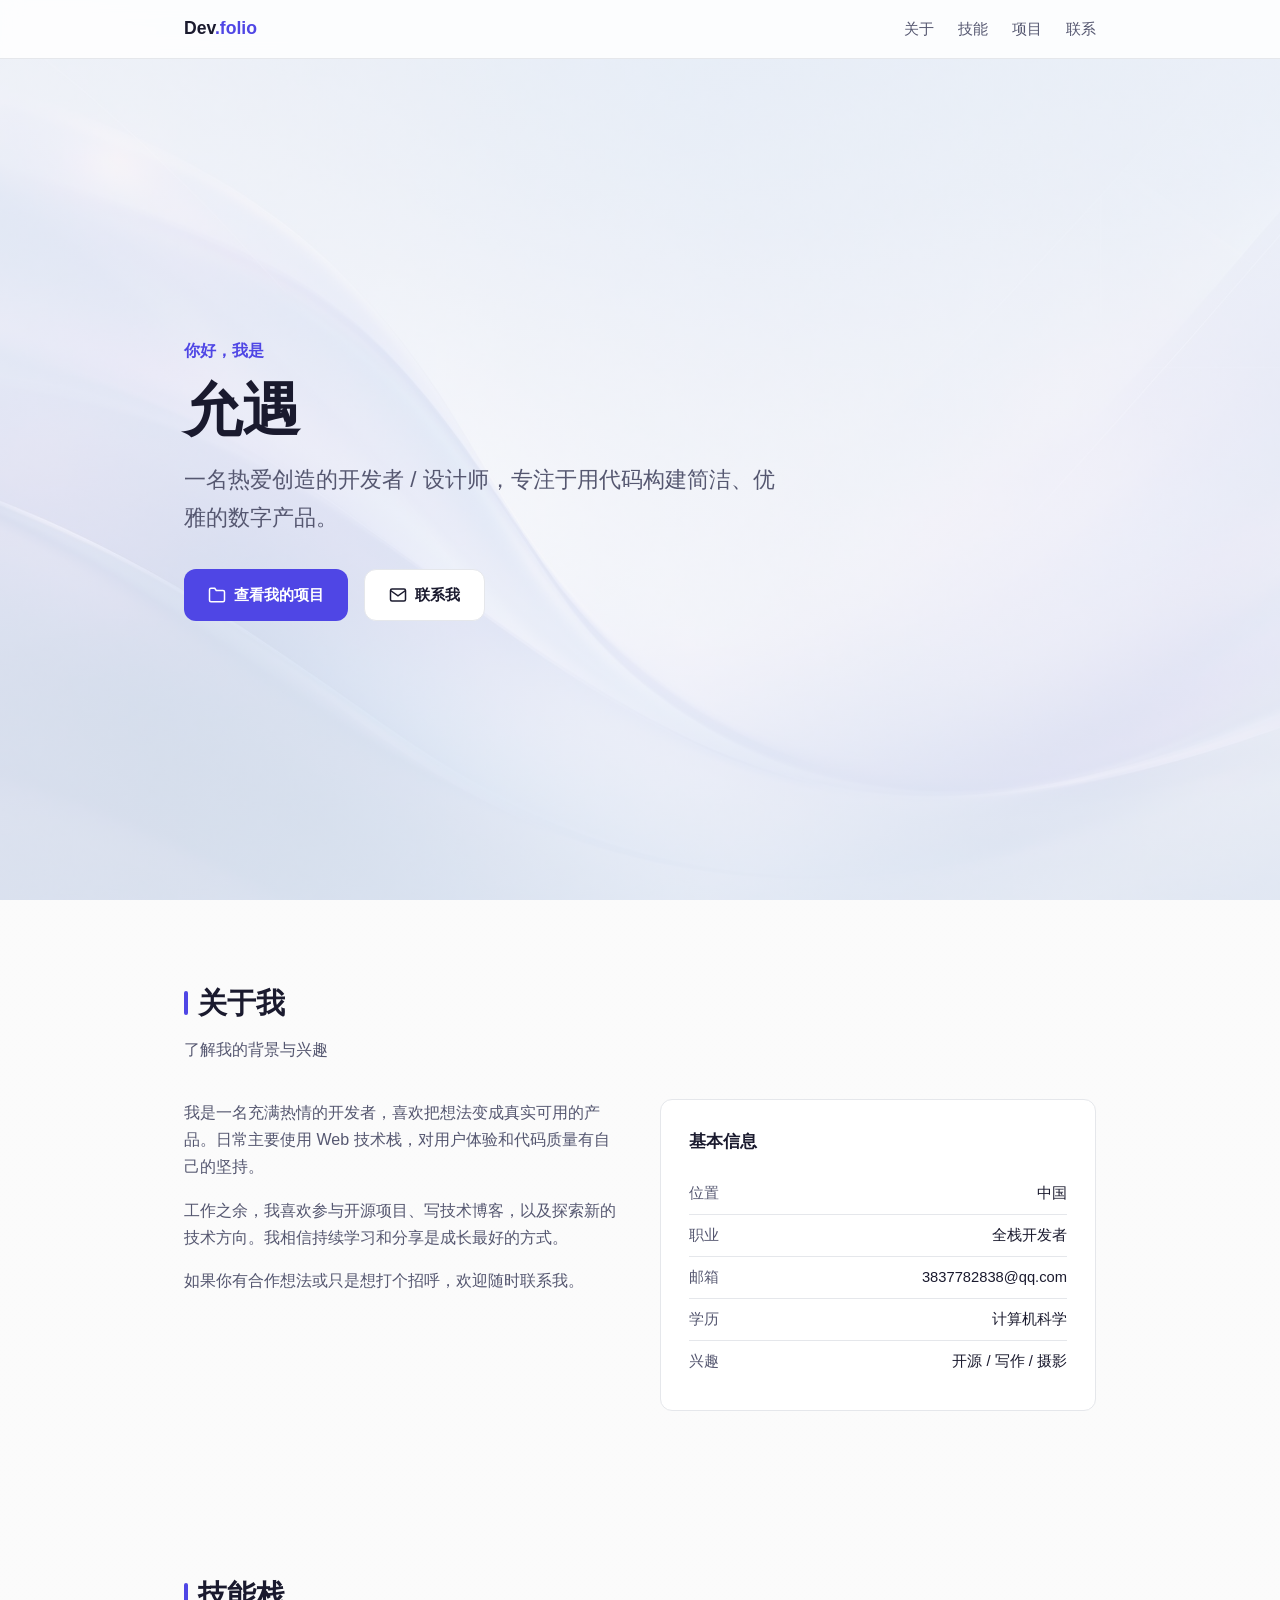
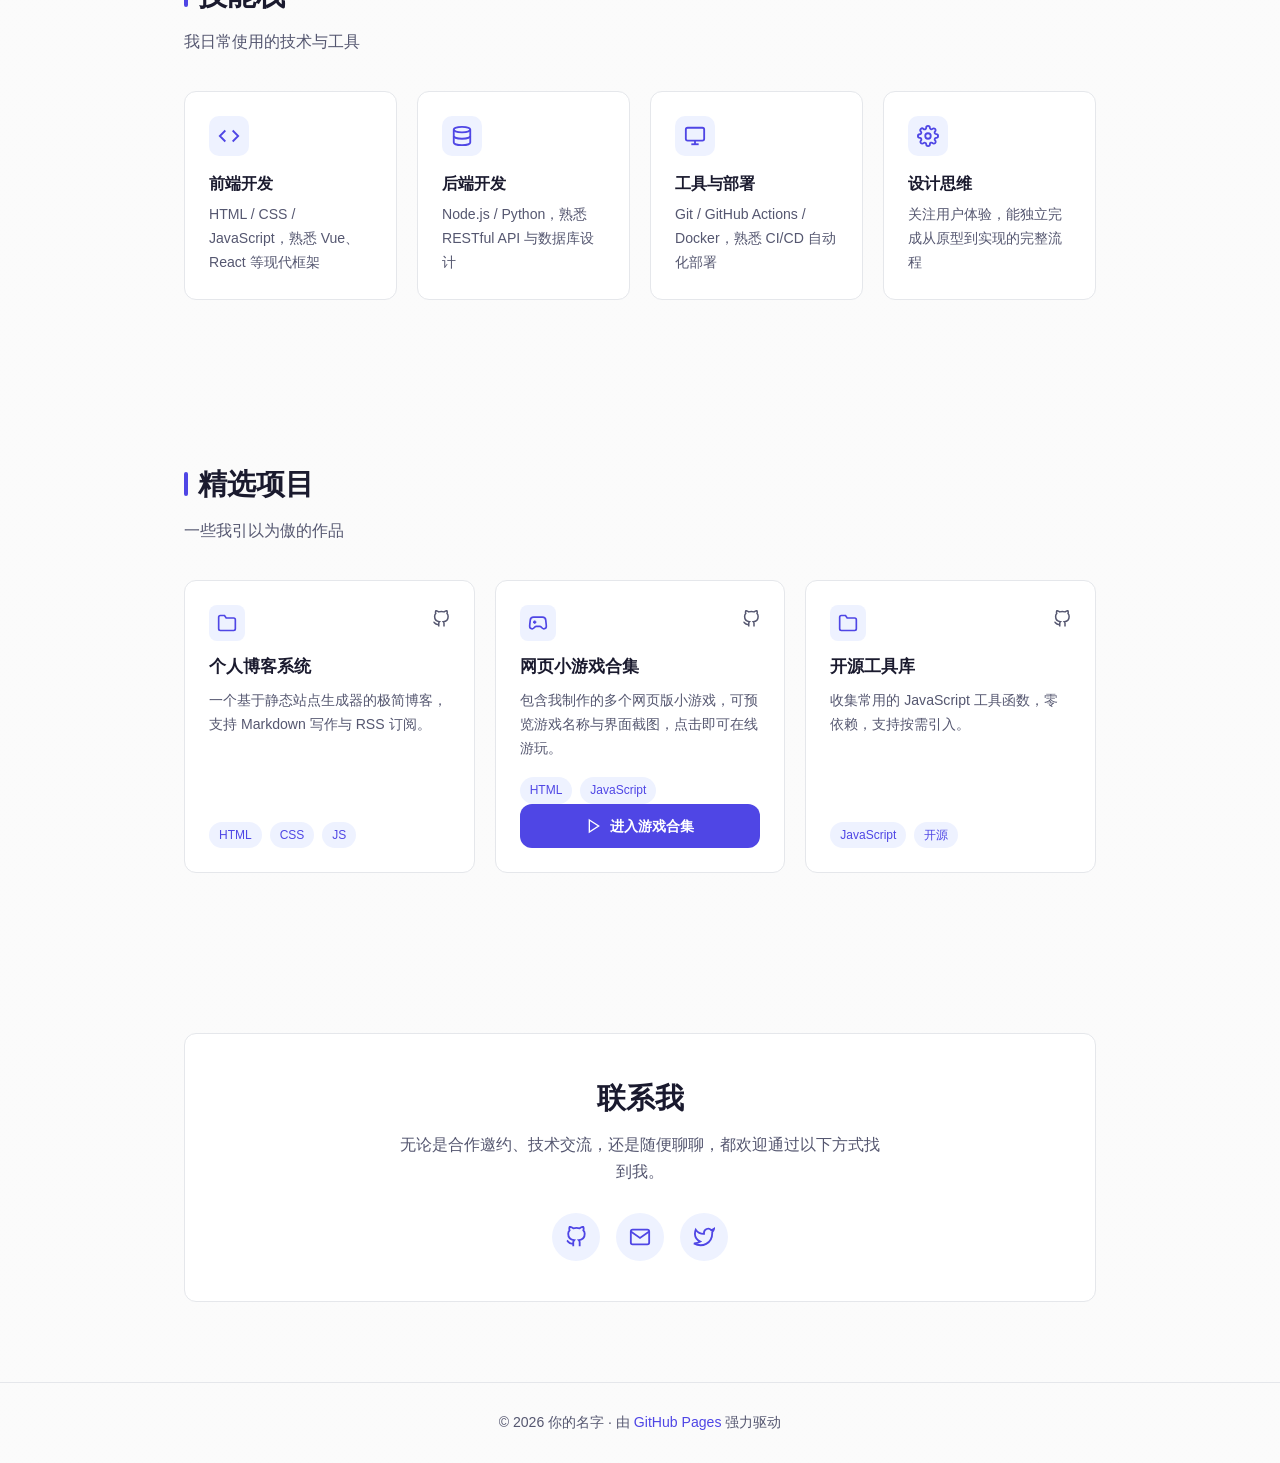
<file: index.html>
<!DOCTYPE html>
<html lang="zh-CN">
<head>
<meta charset="UTF-8">
<meta name="viewport" content="width=device-width, initial-scale=1.0">
<title>我的个人主页</title>
<meta name="description" content="一个简约现代的个人主页模板，可直接部署到 GitHub Pages。">
<link rel="icon" href="data:image/svg+xml,<svg xmlns='http://www.w3.org/2000/svg' viewBox='0 0 100 100'><text y='.9em' font-size='90'>&#123;</text></svg>">
<style>
  :root {
    --bg: #fafafa;
    --surface: #ffffff;
    --text: #1a1a2e;
    --text-muted: #555770;
    --accent: #4f46e5;
    --accent-light: #eef2ff;
    --border: #e5e7eb;
    --radius: 12px;
    --max-w: 960px;
  }
  * { margin: 0; padding: 0; box-sizing: border-box; }
  html { scroll-behavior: smooth; }
  body {
    font-family: -apple-system, BlinkMacSystemFont, "Segoe UI", "PingFang SC", "Hiragino Sans GB", "Microsoft YaHei", sans-serif;
    background:
      linear-gradient(rgba(250,250,250,.82), rgba(250,250,250,.82)),
      url("bg.jpg") center / cover no-repeat fixed;
    color: var(--text);
    line-height: 1.7;
    -webkit-font-smoothing: antialiased;
  }
  a { color: var(--accent); text-decoration: none; transition: opacity .2s; }
  a:hover { opacity: .75; }

  /* ===== 导航 ===== */
  nav {
    position: sticky; top: 0; z-index: 100;
    background: rgba(255,255,255,.85);
    backdrop-filter: blur(10px);
    border-bottom: 1px solid var(--border);
  }
  .nav-inner {
    max-width: var(--max-w); margin: 0 auto;
    padding: 14px 24px;
    display: flex; align-items: center; justify-content: space-between;
  }
  .logo { font-weight: 700; font-size: 1.1rem; color: var(--text); }
  .logo span { color: var(--accent); }
  .nav-links { display: flex; gap: 24px; list-style: none; }
  .nav-links a { color: var(--text-muted); font-size: .95rem; }
  .nav-links a:hover { color: var(--accent); }
  .menu-btn { display: none; background: none; border: none; cursor: pointer; }

  /* ===== 布局 ===== */
  section { max-width: var(--max-w); margin: 0 auto; padding: 80px 24px; }
  h2 {
    font-size: 1.8rem; margin-bottom: 8px;
    display: flex; align-items: center; gap: 10px;
  }
  h2::before {
    content: ""; width: 4px; height: 24px;
    background: var(--accent); border-radius: 2px;
  }
  .section-sub { color: var(--text-muted); margin-bottom: 36px; }

  /* ===== Hero ===== */
  .hero {
    min-height: calc(100vh - 60px);
    display: flex; flex-direction: column; justify-content: center;
    text-align: left;
  }
  .hero .greeting {
    color: var(--accent); font-weight: 600; margin-bottom: 12px;
    font-size: 1rem;
  }
  .hero h1 {
    font-size: clamp(2.2rem, 6vw, 3.6rem);
    line-height: 1.2; margin-bottom: 16px; font-weight: 800;
  }
  .hero .tagline {
    font-size: clamp(1.1rem, 2.5vw, 1.4rem);
    color: var(--text-muted); margin-bottom: 32px; max-width: 600px;
  }
  .hero-buttons { display: flex; gap: 16px; flex-wrap: wrap; }
  .btn {
    display: inline-flex; align-items: center; gap: 8px;
    padding: 12px 24px; border-radius: var(--radius);
    font-size: .95rem; font-weight: 600; cursor: pointer;
    transition: transform .15s, box-shadow .15s;
  }
  .btn-primary { background: var(--accent); color: #fff; }
  .btn-primary:hover { transform: translateY(-2px); box-shadow: 0 8px 20px rgba(79,70,229,.25); opacity: 1; }
  .btn-ghost {
    background: var(--surface); color: var(--text);
    border: 1px solid var(--border);
  }
  .btn-ghost:hover { border-color: var(--accent); color: var(--accent); opacity: 1; }

  /* ===== 关于 ===== */
  .about-grid { display: grid; grid-template-columns: 1fr 1fr; gap: 40px; align-items: start; }
  .about-text p { color: var(--text-muted); margin-bottom: 16px; }
  .about-card {
    background: var(--surface); border: 1px solid var(--border);
    border-radius: var(--radius); padding: 28px;
  }
  .about-card h3 { font-size: 1.05rem; margin-bottom: 16px; }
  .info-row {
    display: flex; justify-content: space-between; padding: 8px 0;
    border-bottom: 1px solid var(--border); font-size: .92rem;
  }
  .info-row:last-child { border-bottom: none; }
  .info-row .label { color: var(--text-muted); }

  /* ===== 技能 ===== */
  .skills-grid {
    display: grid; grid-template-columns: repeat(auto-fit, minmax(200px, 1fr));
    gap: 20px;
  }
  .skill-card {
    background: var(--surface); border: 1px solid var(--border);
    border-radius: var(--radius); padding: 24px;
    transition: transform .2s, border-color .2s;
  }
  .skill-card:hover { transform: translateY(-3px); border-color: var(--accent); }
  .skill-card .icon {
    width: 40px; height: 40px; border-radius: 10px;
    background: var(--accent-light); display: flex; align-items: center; justify-content: center;
    margin-bottom: 14px;
  }
  .skill-card .icon svg { width: 22px; height: 22px; stroke: var(--accent); }
  .skill-card h3 { font-size: 1rem; margin-bottom: 6px; }
  .skill-card p { font-size: .88rem; color: var(--text-muted); }

  /* ===== 项目 ===== */
  .projects-grid {
    display: grid; grid-template-columns: repeat(auto-fill, minmax(280px, 1fr));
    gap: 20px;
  }
  .project-card {
    background: var(--surface); border: 1px solid var(--border);
    border-radius: var(--radius); padding: 24px;
    display: flex; flex-direction: column;
    transition: transform .2s, box-shadow .2s;
  }
  .project-card:hover { transform: translateY(-3px); box-shadow: 0 10px 30px rgba(0,0,0,.06); }
  .project-card .p-header { display: flex; justify-content: space-between; align-items: center; margin-bottom: 12px; }
  .project-card .p-folder {
    width: 36px; height: 36px; border-radius: 8px;
    background: var(--accent-light); display: flex; align-items: center; justify-content: center;
  }
  .project-card .p-folder svg { width: 20px; height: 20px; stroke: var(--accent); }
  .project-card .p-links { display: flex; gap: 10px; }
  .project-card .p-links a { color: var(--text-muted); }
  .project-card .p-links a:hover { color: var(--accent); }
  .project-card h3 { font-size: 1.05rem; margin-bottom: 8px; }
  .project-card p { font-size: .88rem; color: var(--text-muted); flex: 1; margin-bottom: 16px; }
  .project-card a, .project-card a:hover { opacity: 1; }
  .project-card .game-btn {
    display: inline-flex; align-items: center; justify-content: center; gap: 8px;
    padding: 10px 18px; border-radius: var(--radius);
    background: var(--accent); color: #fff; font-size: .9rem; font-weight: 600;
    transition: transform .15s, box-shadow .15s;
  }
  .project-card .game-btn:hover { transform: translateY(-2px); box-shadow: 0 8px 18px rgba(79,70,229,.3); }
  .project-tags { display: flex; flex-wrap: wrap; gap: 8px; }
  .tag {
    font-size: .75rem; padding: 3px 10px; border-radius: 20px;
    background: var(--accent-light); color: var(--accent); font-weight: 500;
  }

  /* ===== 联系 ===== */
  .contact-box {
    background: var(--surface); border: 1px solid var(--border);
    border-radius: var(--radius); padding: 40px; text-align: center;
  }
  .contact-box h2 { justify-content: center; }
  .contact-box h2::before { display: none; }
  .contact-box p { color: var(--text-muted); max-width: 480px; margin: 0 auto 28px; }
  .social-links { display: flex; justify-content: center; gap: 16px; flex-wrap: wrap; }
  .social-btn {
    width: 48px; height: 48px; border-radius: 50%;
    background: var(--accent-light); display: flex; align-items: center; justify-content: center;
    transition: transform .2s, background .2s;
  }
  .social-btn:hover { transform: translateY(-3px); background: var(--accent); }
  .social-btn:hover svg { stroke: #fff; }
  .social-btn svg { width: 22px; height: 22px; stroke: var(--accent); }

  /* ===== 页脚 ===== */
  footer {
    border-top: 1px solid var(--border);
    padding: 28px 24px; text-align: center;
    color: var(--text-muted); font-size: .88rem;
  }

  /* ===== 响应式 ===== */
  @media (max-width: 720px) {
    .nav-links {
      display: none; position: absolute; top: 100%; left: 0; right: 0;
      background: var(--surface); flex-direction: column; padding: 16px 24px;
      border-bottom: 1px solid var(--border); gap: 16px;
    }
    .nav-links.open { display: flex; }
    .menu-btn { display: block; }
    .about-grid { grid-template-columns: 1fr; }
    section { padding: 56px 20px; }
    .hero { min-height: auto; padding-top: 60px; padding-bottom: 40px; }
  }
</style>
</head>
<body>

<!-- ===== 导航 ===== -->
<nav>
  <div class="nav-inner">
    <div class="logo">Dev<span>.folio</span></div>
    <button class="menu-btn" onclick="document.querySelector('.nav-links').classList.toggle('open')" aria-label="菜单">
      <svg width="24" height="24" viewBox="0 0 24 24" fill="none" stroke="currentColor" stroke-width="2"><line x1="3" y1="6" x2="21" y2="6"/><line x1="3" y1="12" x2="21" y2="12"/><line x1="3" y1="18" x2="21" y2="18"/></svg>
    </button>
    <ul class="nav-links">
      <li><a href="#about">关于</a></li>
      <li><a href="#skills">技能</a></li>
      <li><a href="#projects">项目</a></li>
      <li><a href="#contact">联系</a></li>
    </ul>
  </div>
</nav>

<!-- ===== Hero ===== -->
<section class="hero">
  <div class="greeting">你好，我是</div>
  <h1>允遇</h1>
  <p class="tagline">一名热爱创造的开发者 / 设计师，专注于用代码构建简洁、优雅的数字产品。</p>
  <div class="hero-buttons">
    <a href="#projects" class="btn btn-primary">
      <svg width="18" height="18" viewBox="0 0 24 24" fill="none" stroke="currentColor" stroke-width="2"><path d="M22 19a2 2 0 0 1-2 2H4a2 2 0 0 1-2-2V5a2 2 0 0 1 2-2h5l2 3h9a2 2 0 0 1 2 2z"/></svg>
      查看我的项目
    </a>
    <a href="#contact" class="btn btn-ghost">
      <svg width="18" height="18" viewBox="0 0 24 24" fill="none" stroke="currentColor" stroke-width="2"><path d="M4 4h16c1.1 0 2 .9 2 2v12c0 1.1-.9 2-2 2H4c-1.1 0-2-.9-2-2V6c0-1.1.9-2 2-2z"/><polyline points="22,6 12,13 2,6"/></svg>
      联系我
    </a>
  </div>
</section>

<!-- ===== 关于 ===== -->
<section id="about">
  <h2>关于我</h2>
  <p class="section-sub">了解我的背景与兴趣</p>
  <div class="about-grid">
    <div class="about-text">
      <p>我是一名充满热情的开发者，喜欢把想法变成真实可用的产品。日常主要使用 Web 技术栈，对用户体验和代码质量有自己的坚持。</p>
      <p>工作之余，我喜欢参与开源项目、写技术博客，以及探索新的技术方向。我相信持续学习和分享是成长最好的方式。</p>
      <p>如果你有合作想法或只是想打个招呼，欢迎随时联系我。</p>
    </div>
    <div class="about-card">
      <h3>基本信息</h3>
      <div class="info-row"><span class="label">位置</span><span>中国</span></div>
      <div class="info-row"><span class="label">职业</span><span>全栈开发者</span></div>
      <div class="info-row"><span class="label">邮箱</span><span>3837782838@qq.com</span></div>
      <div class="info-row"><span class="label">学历</span><span>计算机科学</span></div>
      <div class="info-row"><span class="label">兴趣</span><span>开源 / 写作 / 摄影</span></div>
    </div>
  </div>
</section>

<!-- ===== 技能 ===== -->
<section id="skills">
  <h2>技能栈</h2>
  <p class="section-sub">我日常使用的技术与工具</p>
  <div class="skills-grid">
    <div class="skill-card">
      <div class="icon"><svg viewBox="0 0 24 24" fill="none" stroke-width="2"><polyline points="16 18 22 12 16 6"/><polyline points="8 6 2 12 8 18"/></svg></div>
      <h3>前端开发</h3>
      <p>HTML / CSS / JavaScript，熟悉 Vue、React 等现代框架</p>
    </div>
    <div class="skill-card">
      <div class="icon"><svg viewBox="0 0 24 24" fill="none" stroke-width="2"><ellipse cx="12" cy="5" rx="9" ry="3"/><path d="M21 12c0 1.66-4 3-9 3s-9-1.34-9-3"/><path d="M3 5v14c0 1.66 4 3 9 3s9-1.34 9-3V5"/></svg></div>
      <h3>后端开发</h3>
      <p>Node.js / Python，熟悉 RESTful API 与数据库设计</p>
    </div>
    <div class="skill-card">
      <div class="icon"><svg viewBox="0 0 24 24" fill="none" stroke-width="2"><rect x="2" y="3" width="20" height="14" rx="2"/><line x1="8" y1="21" x2="16" y2="21"/><line x1="12" y1="17" x2="12" y2="21"/></svg></div>
      <h3>工具与部署</h3>
      <p>Git / GitHub Actions / Docker，熟悉 CI/CD 自动化部署</p>
    </div>
    <div class="skill-card">
      <div class="icon"><svg viewBox="0 0 24 24" fill="none" stroke-width="2"><circle cx="12" cy="12" r="3"/><path d="M19.4 15a1.65 1.65 0 0 0 .33 1.82l.06.06a2 2 0 1 1-2.83 2.83l-.06-.06a1.65 1.65 0 0 0-1.82-.33 1.65 1.65 0 0 0-1 1.51V21a2 2 0 1 1-4 0v-.09A1.65 1.65 0 0 0 9 19.4a1.65 1.65 0 0 0-1.82.33l-.06.06a2 2 0 1 1-2.83-2.83l.06-.06a1.65 1.65 0 0 0 .33-1.82 1.65 1.65 0 0 0-1.51-1H3a2 2 0 1 1 0-4h.09A1.65 1.65 0 0 0 4.6 9a1.65 1.65 0 0 0-.33-1.82l-.06-.06a2 2 0 1 1 2.83-2.83l.06.06a1.65 1.65 0 0 0 1.82.33H9a1.65 1.65 0 0 0 1-1.51V3a2 2 0 1 1 4 0v.09a1.65 1.65 0 0 0 1 1.51 1.65 1.65 0 0 0 1.82-.33l.06-.06a2 2 0 1 1 2.83 2.83l-.06.06a1.65 1.65 0 0 0-.33 1.82V9a1.65 1.65 0 0 0 1.51 1H21a2 2 0 1 1 0 4h-.09a1.65 1.65 0 0 0-1.51 1z"/></svg></div>
      <h3>设计思维</h3>
      <p>关注用户体验，能独立完成从原型到实现的完整流程</p>
    </div>
  </div>
</section>

<!-- ===== 项目 ===== -->
<section id="projects">
  <h2>精选项目</h2>
  <p class="section-sub">一些我引以为傲的作品</p>
  <div class="projects-grid">
    <div class="project-card">
      <div class="p-header">
        <div class="p-folder"><svg viewBox="0 0 24 24" fill="none" stroke-width="2"><path d="M22 19a2 2 0 0 1-2 2H4a2 2 0 0 1-2-2V5a2 2 0 0 1 2-2h5l2 3h9a2 2 0 0 1 2 2z"/></svg></div>
        <div class="p-links">
          <a href="#" aria-label="GitHub"><svg width="18" height="18" viewBox="0 0 24 24" fill="none" stroke="currentColor" stroke-width="2"><path d="M9 19c-5 1.5-5-2.5-7-3m14 6v-3.87a3.37 3.37 0 0 0-.94-2.61c3.14-.35 6.44-1.54 6.44-7A5.44 5.44 0 0 0 20 4.77 5.07 5.07 0 0 0 19.91 1S18.73.65 16 2.48a13.38 13.38 0 0 0-7 0C6.27.65 5.09 1 5.09 1A5.07 5.07 0 0 0 5 4.77a5.44 5.44 0 0 0-1.5 3.78c0 5.42 3.3 6.61 6.44 7A3.37 3.37 0 0 0 9 18.13V22"/></svg></a>
        </div>
      </div>
      <h3>个人博客系统</h3>
      <p>一个基于静态站点生成器的极简博客，支持 Markdown 写作与 RSS 订阅。</p>
      <div class="project-tags"><span class="tag">HTML</span><span class="tag">CSS</span><span class="tag">JS</span></div>
    </div>
    <div class="project-card">
      <div class="p-header">
        <div class="p-folder"><svg viewBox="0 0 24 24" fill="none" stroke-width="2"><path d="M6 11h4"/><path d="M8 9v4"/><path d="M15 12h.01"/><path d="M18 10h.01"/><path d="M17.32 5H6.68a4 4 0 0 0-3.978 3.59c-.006.052-.01.101-.017.152C2.604 9.416 2 14.456 2 16a3 3 0 0 0 3 3c1 0 1.5-.5 2-1l1.414-1.414A2 2 0 0 1 9.828 16h4.344a2 2 0 0 1 1.414.586L17 18c.5.5 1 1 2 1a3 3 0 0 0 3-3c0-1.545-.604-6.584-.685-7.258-.007-.05-.011-.1-.017-.152A4 4 0 0 0 17.32 5z"/></svg></div>
        <div class="p-links">
          <a href="https://github.com/YunYu-ca/YunYu-ca.github.io/blob/main/Game.html" target="_blank" rel="noopener" aria-label="GitHub"><svg width="18" height="18" viewBox="0 0 24 24" fill="none" stroke="currentColor" stroke-width="2"><path d="M9 19c-5 1.5-5-2.5-7-3m14 6v-3.87a3.37 3.37 0 0 0-.94-2.61c3.14-.35 6.44-1.54 6.44-7A5.44 5.44 0 0 0 20 4.77 5.07 5.07 0 0 0 19.91 1S18.73.65 16 2.48a13.38 13.38 0 0 0-7 0C6.27.65 5.09 1 5.09 1A5.07 5.07 0 0 0 5 4.77a5.44 5.44 0 0 0-1.5 3.78c0 5.42 3.3 6.61 6.44 7A3.37 3.37 0 0 0 9 18.13V22"/></svg></a>
        </div>
      </div>
      <h3>网页小游戏合集</h3>
      <p>包含我制作的多个网页版小游戏，可预览游戏名称与界面截图，点击即可在线游玩。</p>
      <div class="project-tags"><span class="tag">HTML</span><span class="tag">JavaScript</span></div>
      <a class="game-btn" href="https://yunyu-ca.github.io/Game.html" target="_blank" rel="noopener" aria-label="进入游戏合集">
        <svg width="16" height="16" viewBox="0 0 24 24" fill="none" stroke="currentColor" stroke-width="2"><polygon points="5 3 19 12 5 21 5 3"/></svg>
        进入游戏合集
      </a>
    </div>
    <div class="project-card">
      <div class="p-header">
        <div class="p-folder"><svg viewBox="0 0 24 24" fill="none" stroke-width="2"><path d="M22 19a2 2 0 0 1-2 2H4a2 2 0 0 1-2-2V5a2 2 0 0 1 2-2h5l2 3h9a2 2 0 0 1 2 2z"/></svg></div>
        <div class="p-links">
          <a href="#" aria-label="GitHub"><svg width="18" height="18" viewBox="0 0 24 24" fill="none" stroke="currentColor" stroke-width="2"><path d="M9 19c-5 1.5-5-2.5-7-3m14 6v-3.87a3.37 3.37 0 0 0-.94-2.61c3.14-.35 6.44-1.54 6.44-7A5.44 5.44 0 0 0 20 4.77 5.07 5.07 0 0 0 19.91 1S18.73.65 16 2.48a13.38 13.38 0 0 0-7 0C6.27.65 5.09 1 5.09 1A5.07 5.07 0 0 0 5 4.77a5.44 5.44 0 0 0-1.5 3.78c0 5.42 3.3 6.61 6.44 7A3.37 3.37 0 0 0 9 18.13V22"/></svg></a>
        </div>
      </div>
      <h3>开源工具库</h3>
      <p>收集常用的 JavaScript 工具函数，零依赖，支持按需引入。</p>
      <div class="project-tags"><span class="tag">JavaScript</span><span class="tag">开源</span></div>
    </div>
  </div>
</section>

<!-- ===== 联系 ===== -->
<section id="contact">
  <div class="contact-box">
    <h2>联系我</h2>
    <p>无论是合作邀约、技术交流，还是随便聊聊，都欢迎通过以下方式找到我。</p>
    <div class="social-links">
      <a href="https://github.com/" target="_blank" class="social-btn" aria-label="GitHub">
        <svg viewBox="0 0 24 24" fill="none" stroke-width="2"><path d="M9 19c-5 1.5-5-2.5-7-3m14 6v-3.87a3.37 3.37 0 0 0-.94-2.61c3.14-.35 6.44-1.54 6.44-7A5.44 5.44 0 0 0 20 4.77 5.07 5.07 0 0 0 19.91 1S18.73.65 16 2.48a13.38 13.38 0 0 0-7 0C6.27.65 5.09 1 5.09 1A5.07 5.07 0 0 0 5 4.77a5.44 5.44 0 0 0-1.5 3.78c0 5.42 3.3 6.61 6.44 7A3.37 3.37 0 0 0 9 18.13V22"/></svg>
      </a>
      <a href="mailto:your@email.com" class="social-btn" aria-label="Email">
        <svg viewBox="0 0 24 24" fill="none" stroke-width="2"><path d="M4 4h16c1.1 0 2 .9 2 2v12c0 1.1-.9 2-2 2H4c-1.1 0-2-.9-2-2V6c0-1.1.9-2 2-2z"/><polyline points="22,6 12,13 2,6"/></svg>
      </a>
      <a href="#" class="social-btn" aria-label="Twitter">
        <svg viewBox="0 0 24 24" fill="none" stroke-width="2"><path d="M23 3a10.9 10.9 0 0 1-3.14 1.53 4.48 4.48 0 0 0-7.86 3v1A10.66 10.66 0 0 1 3 4s-4 9 5 13a11.64 11.64 0 0 1-7 2c9 5 20 0 20-11.5a4.5 4.5 0 0 0-.08-.83A7.72 7.72 0 0 0 23 3z"/></svg>
      </a>
    </div>
  </div>
</section>

<footer>
  <p>&copy; 2026 你的名字 · 由 <a href="https://pages.github.com/" target="_blank">GitHub Pages</a> 强力驱动</p>
</footer>

<script>
  // 平滑关闭移动端菜单（点击链接后）
  document.querySelectorAll('.nav-links a').forEach(a => {
    a.addEventListener('click', () => {
      document.querySelector('.nav-links').classList.remove('open');
    });
  });
</script>

</body>
</html>
</file>
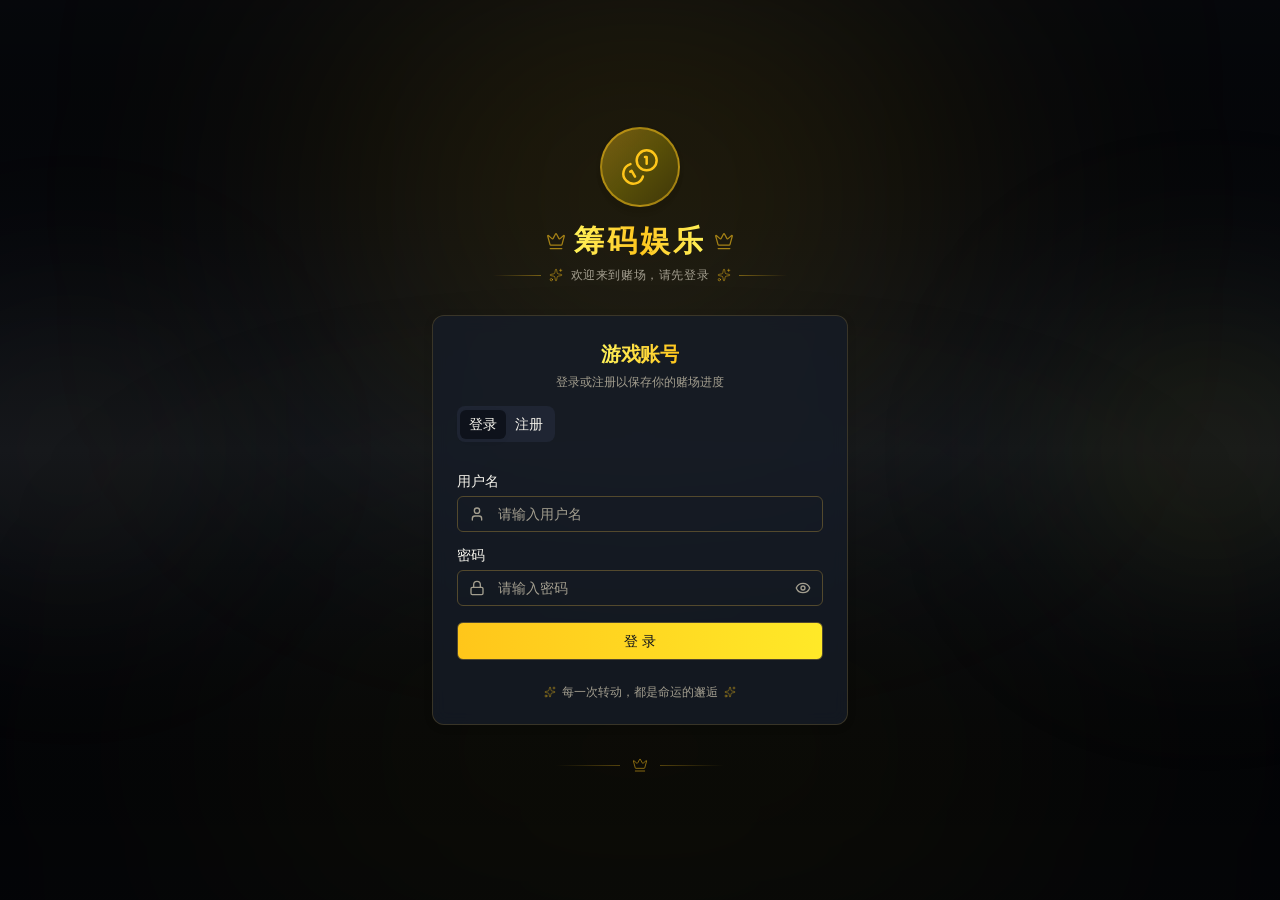
<file: game5/index.html>
<!DOCTYPE html>
<html lang="zh">

<head>
<script>
(function(){
  var needsPolyfill=(function(){
    try{
      if(typeof crypto==="undefined"||typeof crypto.randomUUID!=="function")return true;
      if(typeof Object.hasOwn!=="function")return true;
      if(typeof[].at!=="function")return true;
      if(typeof[].findLast!=="function")return true;
      return false;
    }catch(e){return true}
  })();
  if(needsPolyfill){
    document.write('<script src="./assets/polyfills.js"><\/script>');
  }
})();
</script>

  <meta charset="UTF-8">
  <meta name="viewport" content="width=device-width, initial-scale=1.0">
  <meta name="description" content="幸运筹码乐园 - 一个纯前端本地存档的休闲赌场小游戏">
  <title>幸运筹码乐园</title>
  <link rel="icon" href="./favicon.svg">
  <script type="module" crossorigin src="./assets/index-CGr9Nm5r.js"></script>
  <link rel="modulepreload" crossorigin href="./assets/rolldown-runtime-B0Z9INg1.js">
  <link rel="modulepreload" crossorigin href="./assets/radix-DcRP15Mo.js">
  <link rel="stylesheet" crossorigin href="./assets/index-Bxhpevth.css">
</head>

<body>
  <div id="root"></div>
</body>

</html>
</file>
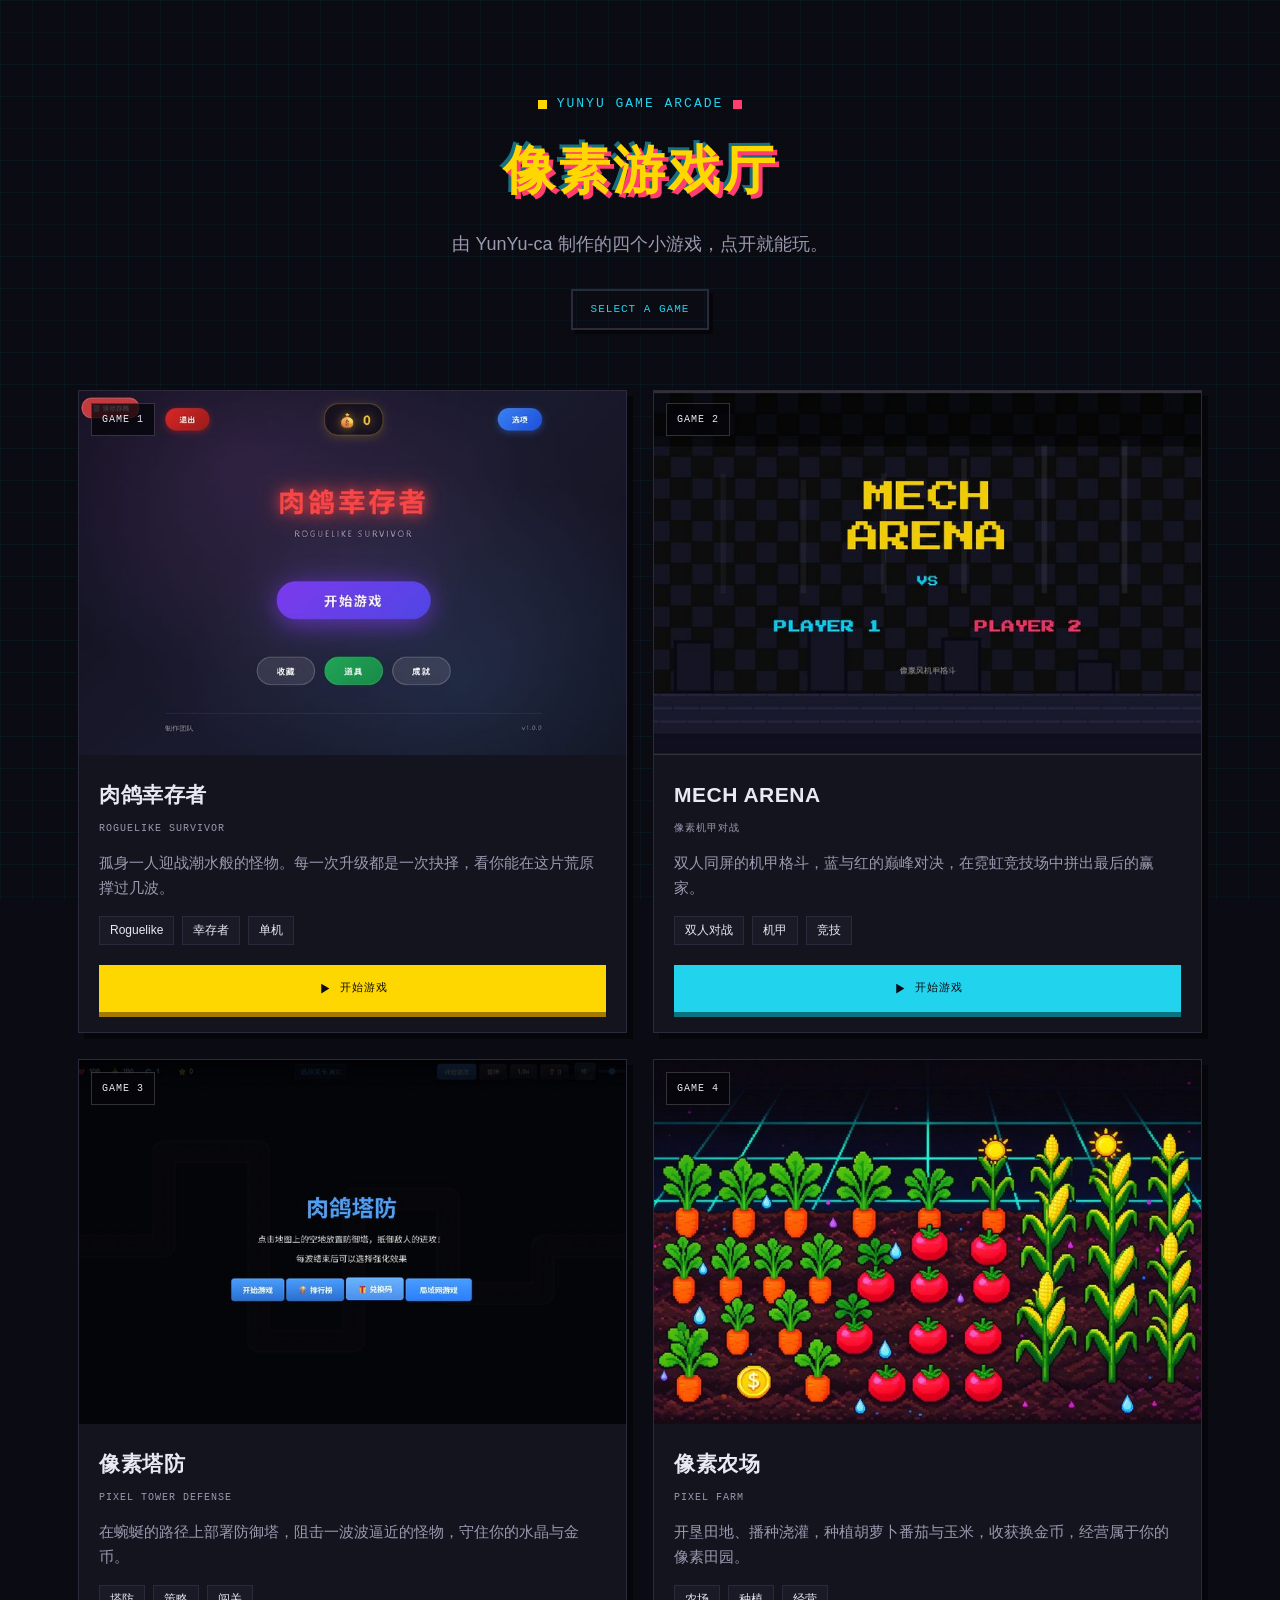
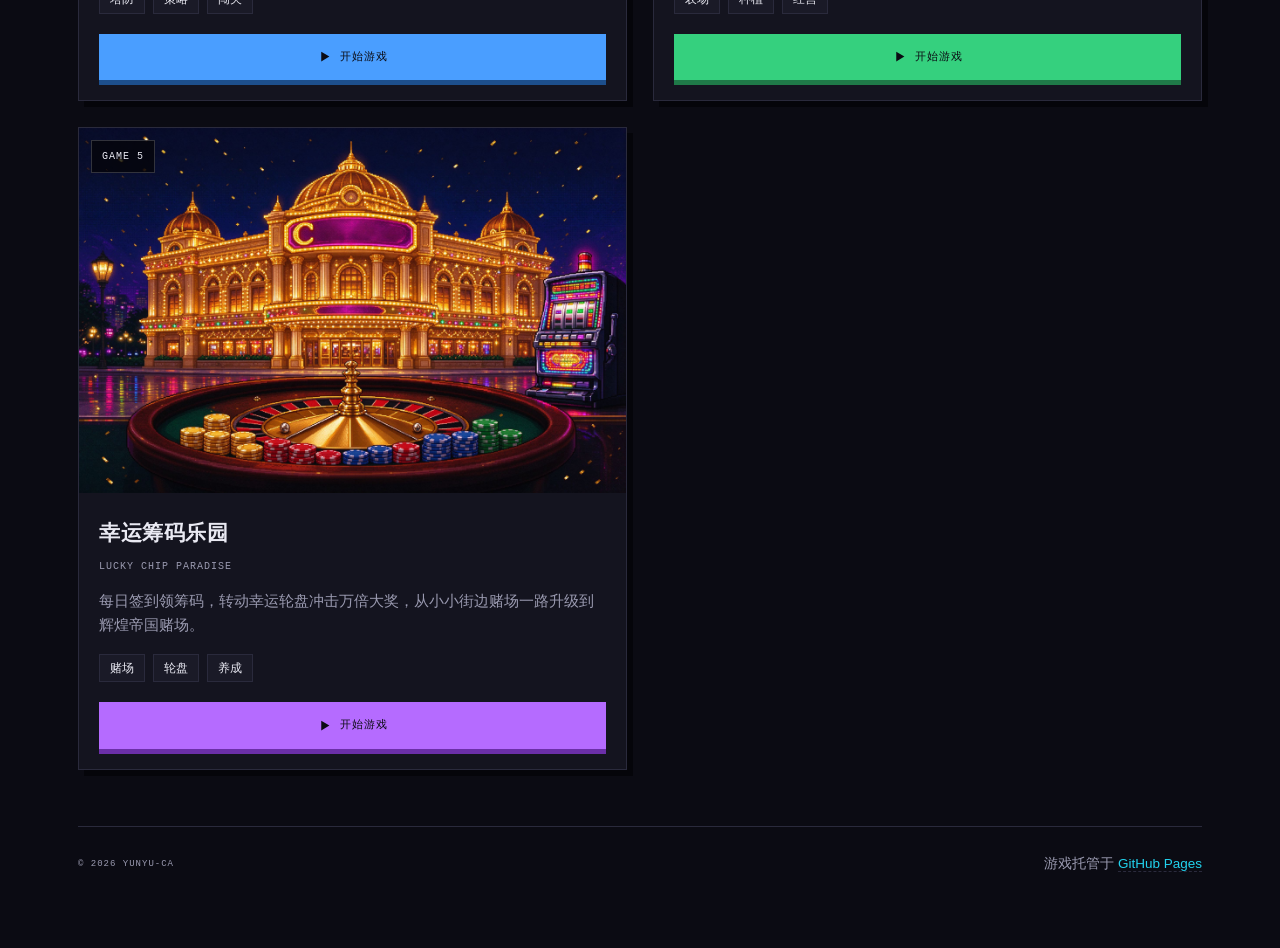
<file: Game.html>
<!DOCTYPE html>
<html lang="zh-CN">
<head>
<meta charset="UTF-8">
<meta name="viewport" content="width=device-width, initial-scale=1.0">
<title>YunYu 的像素游戏厅</title>
<link rel="icon" href="data:image/svg+xml,%3Csvg xmlns='http://www.w3.org/2000/svg' viewBox='0 0 16 16'%3E%3Crect width='16' height='16' fill='%230b0b13'/%3E%3Crect x='2' y='2' width='5' height='5' fill='%2322d3ee'/%3E%3Crect x='9' y='2' width='5' height='5' fill='%23ffd700'/%3E%3Crect x='2' y='9' width='5' height='5' fill='%23ff3d6e'/%3E%3Crect x='9' y='9' width='5' height='5' fill='%234a9eff'/%3E%3C/svg%3E">
<link rel="preconnect" href="https://miaoda.feishu.cn">
<link rel="stylesheet" href="https://miaoda.feishu.cn/fonts/css2?family=Press+Start+2P&display=swap">
<style>
  :root{
    --bg:#0b0b13;
    --panel:#14141f;
    --panel-2:#1a1a27;
    --line:#2a2a3c;
    --neon:#22d3ee;
    --gold:#ffd700;
    --magenta:#ff3d6e;
    --blue:#4a9eff;
    --text:#e9e9f2;
    --muted:#9a9ab0;
    --shadow:#05050a;
  }
  *{margin:0;padding:0;box-sizing:border-box;}
  html{scroll-behavior:smooth;}
  body{
    background:var(--bg);
    color:var(--text);
    font-family:-apple-system,"Segoe UI","Microsoft YaHei","PingFang SC",sans-serif;
    line-height:1.7;
    min-height:100vh;
    position:relative;
    overflow-x:hidden;
  }
  /* 像素网格背景 */
  body::before{
    content:"";
    position:fixed;inset:0;z-index:0;pointer-events:none;
    background-image:
      linear-gradient(rgba(34,211,238,0.045) 1px, transparent 1px),
      linear-gradient(90deg, rgba(34,211,238,0.045) 1px, transparent 1px);
    background-size:32px 32px;
  }
  /* CRT 扫描线 */
  body::after{
    content:"";
    position:fixed;inset:0;z-index:0;pointer-events:none;
    background:repeating-linear-gradient(
      0deg, rgba(0,0,0,0.12) 0px, rgba(0,0,0,0.12) 1px, transparent 1px, transparent 3px);
    mix-blend-mode:multiply;
  }
  .wrap{
    position:relative;z-index:1;
    max-width:1180px;margin:0 auto;padding:56px 28px 72px;
  }

  /* ===== Hero ===== */
  .hero{text-align:center;padding:34px 0 46px;}
  .brand{
    display:inline-flex;align-items:center;gap:10px;
    font-family:"Press Start 2P","Courier New",monospace;
    font-size:clamp(10px,2.6vw,13px);
    color:var(--neon);letter-spacing:2px;
    margin-bottom:26px;
  }
  .brand .dot{width:9px;height:9px;background:var(--gold);display:inline-block;}
  .brand .dot:last-child{background:var(--magenta);}
  h1{
    font-family:"Press Start 2P","Courier New",monospace;
    font-size:clamp(26px,6vw,52px);
    color:var(--gold);
    letter-spacing:3px;
    text-shadow:4px 4px 0 var(--magenta), -3px -3px 0 rgba(34,211,238,0.5);
    margin-bottom:22px;
    line-height:1.25;
  }
  .hero p.lead{
    color:var(--muted);
    font-size:clamp(15px,2.4vw,18px);
    max-width:560px;margin:0 auto;
  }
  .hero .hint{
    margin-top:30px;
    display:inline-block;
    padding:9px 18px;
    border:2px solid var(--line);
    color:var(--neon);
    font-family:"Press Start 2P","Courier New",monospace;
    font-size:11px;letter-spacing:1px;
    box-shadow:4px 4px 0 var(--shadow);
    animation:blink 1.6s steps(2,start) infinite;
  }
  @keyframes blink{50%{opacity:0.35;}}

  /* ===== 游戏卡片 ===== */
  .grid{
    display:grid;grid-template-columns:repeat(2,1fr);
    gap:26px;margin-top:14px;
  }
  .game-card{
    display:flex;flex-direction:column;
    background:var(--panel);
    border:1px solid var(--line);
    box-shadow:6px 6px 0 var(--shadow);
    text-decoration:none;color:inherit;
    transition:transform .16s ease, box-shadow .16s ease, border-color .16s ease;
    position:relative;
  }
  .game-card::before{
    content:"";position:absolute;top:0;left:0;right:0;height:4px;
  }
  .game-card.c1::before{background:var(--gold);}
  .game-card.c2::before{background:var(--neon);}
  .game-card.c3::before{background:var(--blue);}
  .game-card.c4::before{background:#35d07e;}
  .game-card.c5::before{background:#b56bff;}
  .game-card:hover{
    transform:translate(-3px,-3px);
    box-shadow:10px 10px 0 var(--shadow);
  }
  .game-card.c1:hover{border-color:var(--gold);}
  .game-card.c2:hover{border-color:var(--neon);}
  .game-card.c3:hover{border-color:var(--blue);}
  .game-card.c4:hover{border-color:#35d07e;}
  .game-card.c5:hover{border-color:#b56bff;}
  .cover{position:relative;overflow:hidden;aspect-ratio:3/2;}
  .cover img{
    width:100%;height:100%;object-fit:cover;display:block;
    image-rendering:auto;
    transition:transform .3s ease;
  }
  .game-card:hover .cover img{transform:scale(1.05);}
  .cover .idx{
    position:absolute;top:12px;left:12px;
    background:rgba(5,5,10,0.78);
    color:var(--text);
    font-family:"Press Start 2P","Courier New",monospace;
    font-size:10px;letter-spacing:1px;
    padding:7px 10px;border:1px solid rgba(255,255,255,0.18);
  }
  .body{padding:22px 20px 20px;display:flex;flex-direction:column;flex:1;}
  .game-name{
    font-size:21px;font-weight:700;color:var(--text);letter-spacing:.5px;
  }
  .game-en{
    font-family:"Press Start 2P","Courier New",monospace;
    font-size:10px;color:var(--muted);letter-spacing:1px;
    margin-top:7px;word-break:break-word;
  }
  .desc{
    color:var(--muted);font-size:14.5px;margin:14px 0 16px;flex:1;
  }
  .tags{display:flex;flex-wrap:wrap;gap:8px;margin-bottom:20px;}
  .tags span{
    font-size:12px;color:var(--text);
    border:1px solid var(--line);
    background:var(--panel-2);
    padding:3px 10px;
  }
  .play{
    display:inline-flex;align-items:center;justify-content:center;gap:9px;
    font-family:"Press Start 2P","Courier New",monospace;
    font-size:11px;letter-spacing:1px;
    color:#0b0b13;background:var(--neon);
    padding:14px 16px;text-decoration:none;
    box-shadow:0 5px 0 #0b7280;
    transition:transform .1s ease, box-shadow .1s ease;
  }
  .game-card.c1 .play{background:var(--gold);box-shadow:0 5px 0 #a37900;color:#0b0b13;}
  .game-card.c2 .play{background:var(--neon);box-shadow:0 5px 0 #0b7280;color:#0b0b13;}
  .game-card.c3 .play{background:var(--blue);box-shadow:0 5px 0 #1d4f8c;color:#0b0b13;}
  .game-card.c4 .play{background:#35d07e;box-shadow:0 5px 0 #1f7a48;color:#0b0b13;}
  .game-card.c5 .play{background:#b56bff;box-shadow:0 5px 0 #6b2fa8;color:#0b0b13;}
  .play:hover{transform:translateY(2px);box-shadow:0 2px 0 #0b7280;}
  .game-card.c1 .play:hover{box-shadow:0 2px 0 #a37900;}
  .game-card.c3 .play:hover{box-shadow:0 2px 0 #1d4f8c;}
  .game-card.c4 .play:hover{box-shadow:0 2px 0 #1f7a48;}
  .game-card.c5 .play:hover{box-shadow:0 2px 0 #6b2fa8;}
  .play svg{width:13px;height:13px;fill:currentColor;}

  /* ===== Footer ===== */
  footer{
    margin-top:56px;padding-top:26px;
    border-top:1px solid var(--line);
    display:flex;flex-wrap:wrap;gap:12px 24px;
    justify-content:space-between;align-items:center;
    color:var(--muted);font-size:13.5px;
  }
  footer a{
    color:var(--neon);text-decoration:none;border-bottom:1px dashed var(--line);
  }
  footer a:hover{color:var(--gold);}
  .foot-badge{font-family:"Press Start 2P","Courier New",monospace;font-size:9px;letter-spacing:1px;}

  /* ===== 响应式 ===== */
  @media (max-width:960px){
    .grid{grid-template-columns:1fr;}
    .wrap{padding:40px 20px 56px;}
  }
</style>
</head>
<body>
  <div class="wrap">

    <!-- ===== Hero ===== -->
    <header class="hero">
      <div class="brand">
        <span class="dot"></span>YUNYU GAME ARCADE<span class="dot"></span>
      </div>
      <h1>像素游戏厅</h1>
      <p class="lead">由 YunYu-ca 制作的四个小游戏，点开就能玩。</p>
      <div class="hint">SELECT A GAME</div>
    </header>

    <!-- ===== 游戏卡片 ===== -->
    <section class="grid">

      <a class="game-card c1" href="https://4kxftbp19qess.doubaoapps.com/app/app_17eq0b6g5uw" target="_blank" rel="noopener">
        <div class="cover">
          <img src="[data-uri]" alt="肉鸽幸存者 封面">
          <span class="idx">GAME 1</span>
        </div>
        <div class="body">
          <div class="game-name">肉鸽幸存者</div>
          <div class="game-en">ROGUELIKE SURVIVOR</div>
          <p class="desc">孤身一人迎战潮水般的怪物。每一次升级都是一次抉择，看你能在这片荒原撑过几波。</p>
          <div class="tags"><span>Roguelike</span><span>幸存者</span><span>单机</span></div>
          <span class="play">
            <svg viewBox="0 0 16 16"><path d="M4 2 L14 8 L4 14 Z"/></svg>
            开始游戏
          </span>
        </div>
      </a>

      <a class="game-card c2" href="https://yunyu-ca.github.io/game2.html" target="_blank" rel="noopener">
        <div class="cover">
          <img src="[data-uri]" alt="MECH ARENA 封面">
          <span class="idx">GAME 2</span>
        </div>
        <div class="body">
          <div class="game-name">MECH ARENA</div>
          <div class="game-en">像素机甲对战</div>
          <p class="desc">双人同屏的机甲格斗，蓝与红的巅峰对决，在霓虹竞技场中拼出最后的赢家。</p>
          <div class="tags"><span>双人对战</span><span>机甲</span><span>竞技</span></div>
          <span class="play">
            <svg viewBox="0 0 16 16"><path d="M4 2 L14 8 L4 14 Z"/></svg>
            开始游戏
          </span>
        </div>
      </a>

      <a class="game-card c3" href="https://4kxftbp19qess.doubaoapps.com/app/app_17epw0ae433" target="_blank" rel="noopener">
        <div class="cover">
          <img src="[data-uri]" alt="像素塔防 封面">
          <span class="idx">GAME 3</span>
        </div>
        <div class="body">
          <div class="game-name">像素塔防</div>
          <div class="game-en">PIXEL TOWER DEFENSE</div>
          <p class="desc">在蜿蜒的路径上部署防御塔，阻击一波波逼近的怪物，守住你的水晶与金币。</p>
          <div class="tags"><span>塔防</span><span>策略</span><span>闯关</span></div>
          <span class="play">
            <svg viewBox="0 0 16 16"><path d="M4 2 L14 8 L4 14 Z"/></svg>
            开始游戏
          </span>
        </div>

      <a class="game-card c4" href="https://4kxftbp19qess.doubaoapps.com/app/app_17emqccrkjk" target="_blank" rel="noopener">
        <div class="cover">
          <img src="[data-uri]" alt="像素农场 封面">
          <span class="idx">GAME 4</span>
        </div>
        <div class="body">
          <div class="game-name">像素农场</div>
          <div class="game-en">PIXEL FARM</div>
          <p class="desc">开垦田地、播种浇灌，种植胡萝卜番茄与玉米，收获换金币，经营属于你的像素田园。</p>
          <div class="tags"><span>农场</span><span>种植</span><span>经营</span></div>
          <span class="play">
            <svg viewBox="0 0 16 16"><path d="M4 2 L14 8 L4 14 Z"/></svg>
            开始游戏
          </span>
        </div>
      </a>

      <a class="game-card c5" href="https://yunyu-ca.github.io/game5/" target="_blank" rel="noopener">
        <div class="cover">
          <img src="assets/game5-cover.jpg" alt="幸运筹码乐园 封面">
          <span class="idx">GAME 5</span>
        </div>
        <div class="body">
          <div class="game-name">幸运筹码乐园</div>
          <div class="game-en">LUCKY CHIP PARADISE</div>
          <p class="desc">每日签到领筹码，转动幸运轮盘冲击万倍大奖，从小小街边赌场一路升级到辉煌帝国赌场。</p>
          <div class="tags"><span>赌场</span><span>轮盘</span><span>养成</span></div>
          <span class="play">
            <svg viewBox="0 0 16 16"><path d="M4 2 L14 8 L4 14 Z"/></svg>
            开始游戏
          </span>
        </div>
      </a>

    </section>

    <!-- ===== Footer ===== -->
    <footer>
      <span class="foot-badge">© 2026 YUNYU-CA</span>
      <span>游戏托管于 <a href="https://github.com/YunYu-ca/YunYu-ca.github.io" target="_blank" rel="noopener">GitHub Pages</a></span>
    </footer>

  </div>
</body>
</html>
</file>
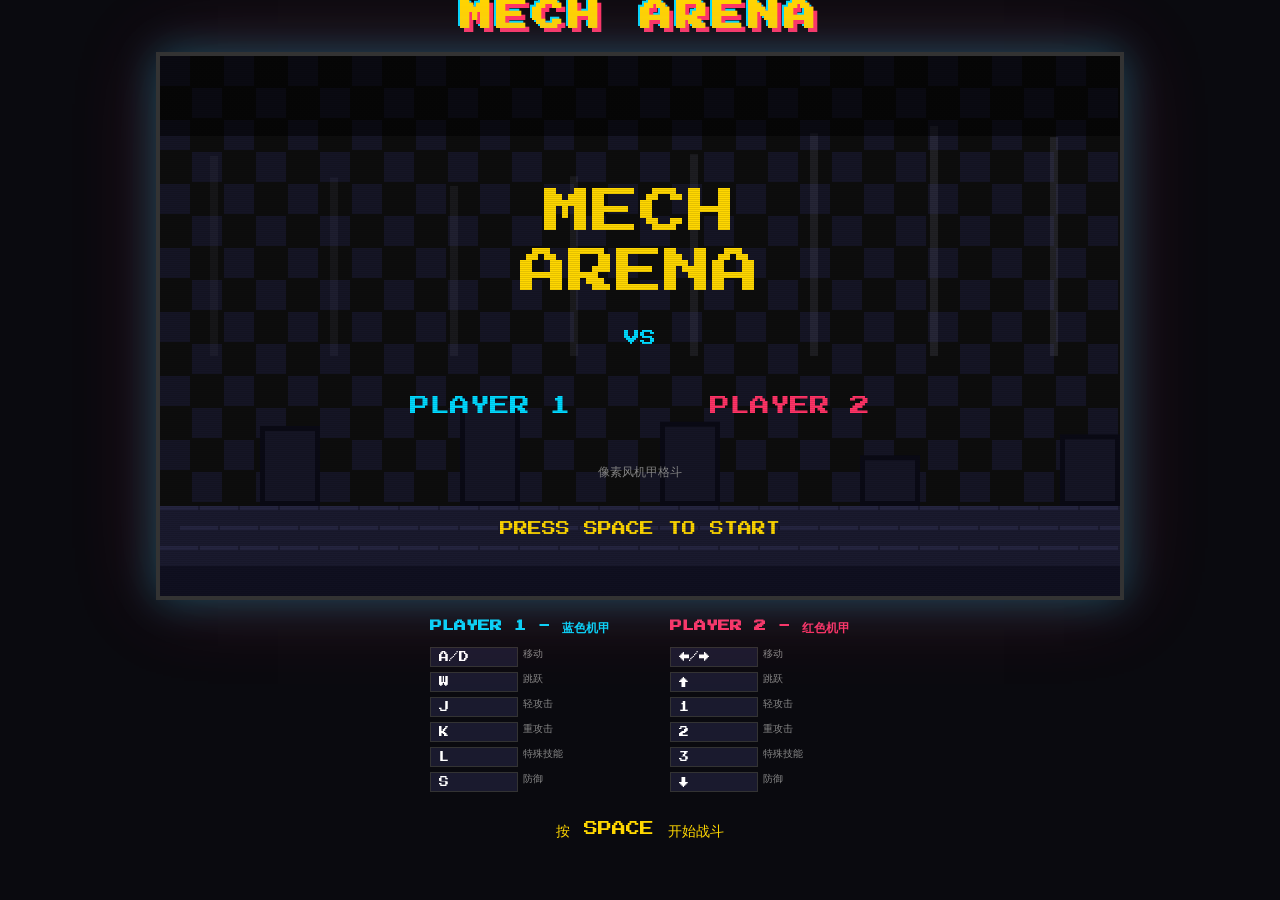
<file: game2.html>
<!DOCTYPE html>
<html lang="zh-CN">
<head>
    <meta charset="UTF-8">
    <meta name="viewport" content="width=device-width, initial-scale=1.0">
    <title>MECH ARENA - 像素风机甲对战</title>
    <link href="https://fonts.googleapis.com/css2?family=Press+Start+2P&display=swap" rel="stylesheet">
    <style>
        * {
            margin: 0;
            padding: 0;
            box-sizing: border-box;
        }

        body {
            background: #0a0a0f;
            min-height: 100vh;
            display: flex;
            flex-direction: column;
            align-items: center;
            justify-content: center;
            font-family: 'Press Start 2P', monospace;
            overflow: hidden;
        }

        .game-title {
            color: #FFD700;
            font-size: 32px;
            margin-bottom: 20px;
            text-shadow: 4px 4px 0 #FF3366, -2px -2px 0 #00D9FF;
            letter-spacing: 4px;
        }

        .game-container {
            position: relative;
            border: 4px solid #333;
            box-shadow: 0 0 40px rgba(0, 217, 255, 0.3), 0 0 80px rgba(255, 51, 102, 0.2);
        }

        #gameCanvas {
            display: block;
            image-rendering: pixelated;
            image-rendering: crisp-edges;
        }

        .controls-info {
            margin-top: 20px;
            display: flex;
            gap: 60px;
            color: #888;
            font-size: 10px;
        }

        .player-controls {
            text-align: center;
        }

        .player-controls h3 {
            margin-bottom: 10px;
            font-size: 12px;
        }

        .p1-color { color: #00D9FF; }
        .p2-color { color: #FF3366; }

        .key-hints {
            display: grid;
            grid-template-columns: repeat(2, 1fr);
            gap: 5px;
            text-align: left;
        }

        .key {
            background: #1a1a2e;
            padding: 4px 8px;
            border: 1px solid #333;
            color: #fff;
        }

        .start-hint {
            margin-top: 30px;
            color: #FFD700;
            font-size: 14px;
            animation: blink 1s infinite;
        }

        @keyframes blink {
            0%, 50% { opacity: 1; }
            51%, 100% { opacity: 0.3; }
        }

        .scanlines {
            position: absolute;
            top: 0;
            left: 0;
            right: 0;
            bottom: 0;
            pointer-events: none;
            background: repeating-linear-gradient(
                0deg,
                rgba(0, 0, 0, 0.1) 0px,
                rgba(0, 0, 0, 0.1) 1px,
                transparent 1px,
                transparent 2px
            );
        }
    </style>
</head>
<body>
    <h1 class="game-title">MECH ARENA</h1>
    <div class="game-container">
        <canvas id="gameCanvas" width="960" height="540"></canvas>
        <div class="scanlines"></div>
    </div>
    <div class="controls-info">
        <div class="player-controls">
            <h3 class="p1-color">PLAYER 1 - 蓝色机甲</h3>
            <div class="key-hints">
                <span class="key">A/D</span> <span>移动</span>
                <span class="key">W</span> <span>跳跃</span>
                <span class="key">J</span> <span>轻攻击</span>
                <span class="key">K</span> <span>重攻击</span>
                <span class="key">L</span> <span>特殊技能</span>
                <span class="key">S</span> <span>防御</span>
            </div>
        </div>
        <div class="player-controls">
            <h3 class="p2-color">PLAYER 2 - 红色机甲</h3>
            <div class="key-hints">
                <span class="key">←/→</span> <span>移动</span>
                <span class="key">↑</span> <span>跳跃</span>
                <span class="key">1</span> <span>轻攻击</span>
                <span class="key">2</span> <span>重攻击</span>
                <span class="key">3</span> <span>特殊技能</span>
                <span class="key">↓</span> <span>防御</span>
            </div>
        </div>
    </div>
    <p class="start-hint">按 SPACE 开始战斗</p>

    <script>
        const canvas = document.getElementById('gameCanvas');
        const ctx = canvas.getContext('2d');

        const GAME_WIDTH = 960;
        const GAME_HEIGHT = 540;
        const FLOOR_Y = 450;
        const GRAVITY = 0.8;
        const GROUND_FRICTION = 0.85;

        const COLORS = {
            bg: '#0D0D0D',
            arenaFloor: '#1A1A2E',
            p1: '#00D9FF',
            p1Dark: '#0088AA',
            p1Light: '#66FFFF',
            p2: '#FF3366',
            p2Dark: '#AA2244',
            p2Light: '#FF6699',
            gold: '#FFD700',
            healthP1: '#00FF88',
            healthP2: '#FF4444',
            shield: '#FFFF00',
            critical: '#FF00FF'
        };

        const GameState = {
            TITLE: 'title',
            COUNTDOWN: 'countdown',
            FIGHTING: 'fighting',
            ROUND_END: 'round_end',
            GAME_OVER: 'game_over'
        };

        let gameState = GameState.TITLE;
        let countdownTimer = 0;
        let roundEndTimer = 0;
        let screenShake = { x: 0, y: 0, intensity: 0 };
        let particles = [];
        let currentRound = 1;
        let winner = null;

        class Mech {
            constructor(x, isPlayer1) {
                this.x = x;
                this.y = FLOOR_Y;
                this.vx = 0;
                this.vy = 0;
                this.width = 60;
                this.height = 80;
                this.isPlayer1 = isPlayer1;
                this.health = 100;
                this.maxHealth = 100;
                this.energy = 50;
                this.maxEnergy = 100;
                this.facingRight = isPlayer1;
                this.isGrounded = true;
                this.isDefending = false;
                this.isAttacking = false;
                this.attackType = null;
                this.attackFrame = 0;
                this.attackCooldown = 0;
                this.hurtTimer = 0;
                this.state = 'idle';
                this.animFrame = 0;
                this.wins = 0;
                this.specialCooldown = 0;
            }

            getHitbox() {
                return {
                    x: this.x - this.width / 2,
                    y: this.y - this.height,
                    width: this.width,
                    height: this.height
                };
            }

            getAttackHitbox() {
                if (!this.isAttacking || this.attackFrame < 5) return null;
                const range = this.attackType === 'heavy' ? 100 : 70;
                const dir = this.facingRight ? 1 : -1;
                return {
                    x: this.x + (dir > 0 ? this.width / 2 : -this.width / 2 - range),
                    y: this.y - this.height * 0.7,
                    width: range,
                    height: 50
                };
            }

            takeDamage(damage, knockback) {
                const actualDamage = this.isDefending ? Math.floor(damage * 0.3) : damage;
                this.health -= actualDamage;
                this.hurtTimer = 15;
                if (this.health < 0) this.health = 0;

                if (!this.isDefending) {
                    this.vx = knockback * (this.facingRight ? -1 : 1);
                    this.vy = -5;
                    this.isGrounded = false;
                    screenShake.intensity = 8;
                    spawnHitParticles(this.x, this.y - this.height / 2, this.isPlayer1 ? COLORS.p2 : COLORS.p1);
                }

                return actualDamage;
            }

            attack(type) {
                if (this.attackCooldown > 0 || this.isAttacking) return;
                if (type === 'special' && (this.energy < 50 || this.specialCooldown > 0)) return;

                this.isAttacking = true;
                this.attackType = type;
                this.attackFrame = 0;

                if (type === 'light') {
                    this.attackCooldown = 20;
                } else if (type === 'heavy') {
                    this.attackCooldown = 40;
                } else {
                    this.energy -= 50;
                    this.specialCooldown = 180;
                    this.attackCooldown = 50;
                    screenShake.intensity = 12;
                    spawnSpecialParticles(this.x + (this.facingRight ? 50 : -50), this.y - this.height / 2);
                }
            }

            update(opponent) {
                if (this.hurtTimer > 0) this.hurtTimer--;
                if (this.attackCooldown > 0) this.attackCooldown--;
                if (this.specialCooldown > 0) this.specialCooldown--;

                if (this.isAttacking) {
                    this.attackFrame++;
                    const maxFrames = this.attackType === 'light' ? 15 : this.attackType === 'heavy' ? 30 : 40;
                    if (this.attackFrame >= maxFrames) {
                        this.isAttacking = false;
                        this.attackType = null;
                    }
                }

                if (!this.isGrounded) {
                    this.vy += GRAVITY;
                }

                this.x += this.vx;
                this.y += this.vy;

                if (this.isGrounded) {
                    this.vx *= GROUND_FRICTION;
                }

                if (this.x < this.width / 2) this.x = this.width / 2;
                if (this.x > GAME_WIDTH - this.width / 2) this.x = GAME_WIDTH - this.width / 2;

                if (this.y >= FLOOR_Y) {
                    this.y = FLOOR_Y;
                    this.vy = 0;
                    this.isGrounded = true;
                }

                if (opponent) {
                    this.facingRight = opponent.x > this.x;
                }

                this.energy = Math.min(this.maxEnergy, this.energy + 0.1);

                if (this.isAttacking) {
                    this.state = this.attackType === 'light' ? 'attack_light' : this.attackType === 'heavy' ? 'attack_heavy' : 'special';
                } else if (this.hurtTimer > 0) {
                    this.state = 'hurt';
                } else if (this.isDefending) {
                    this.state = 'defend';
                } else if (!this.isGrounded) {
                    this.state = 'jump';
                } else if (Math.abs(this.vx) > 0.5) {
                    this.state = 'walk';
                } else {
                    this.state = 'idle';
                }

                this.animFrame++;
            }

            draw() {
                ctx.save();
                ctx.translate(this.x, this.y);

                const scale = this.facingRight ? 1 : -1;
                ctx.scale(scale, 1);

                const flicker = this.hurtTimer > 0 && this.hurtTimer % 4 < 2;

                if (flicker) {
                    ctx.globalAlpha = 0.5;
                }

                const baseColor = this.isPlayer1 ? COLORS.p1 : COLORS.p2;
                const darkColor = this.isPlayer1 ? COLORS.p1Dark : COLORS.p2Dark;
                const lightColor = this.isPlayer1 ? COLORS.p1Light : COLORS.p2Light;

                if (this.state === 'defend') {
                    this.drawDefendSprite(baseColor, darkColor, lightColor);
                } else if (this.state === 'attack_light' || this.state === 'attack_heavy' || this.state === 'special') {
                    this.drawAttackSprite(baseColor, darkColor, lightColor);
                } else if (this.state === 'hurt') {
                    this.drawHurtSprite(baseColor, darkColor);
                } else {
                    this.drawIdleSprite(baseColor, darkColor, lightColor);
                }

                ctx.restore();

                if (this.state === 'defend') {
                    this.drawShield();
                }
            }

            drawIdleSprite(base, dark, light) {
                const bobY = Math.sin(this.animFrame * 0.1) * 2;

                ctx.fillStyle = dark;
                ctx.fillRect(-25, -75 + bobY, 50, 70);

                ctx.fillStyle = base;
                ctx.fillRect(-22, -72 + bobY, 44, 64);

                ctx.fillStyle = light;
                ctx.fillRect(-18, -68 + bobY, 36, 56);

                ctx.fillStyle = dark;
                ctx.fillRect(-15, -60 + bobY, 30, 10);
                ctx.fillStyle = base;
                ctx.fillRect(-12, -58 + bobY, 24, 6);

                ctx.fillStyle = '#222';
                ctx.fillRect(-20, -82 + bobY, 40, 15);
                ctx.fillStyle = base;
                ctx.fillRect(-18, -80 + bobY, 36, 11);

                ctx.fillStyle = light;
                ctx.fillRect(-8, -78 + bobY, 16, 7);

                ctx.fillStyle = dark;
                ctx.fillRect(-5, -85 + bobY, 10, 8);
                ctx.fillStyle = light;
                ctx.fillRect(-3, -83 + bobY, 6, 4);

                ctx.fillStyle = base;
                ctx.fillRect(-28, -45 + bobY, 12, 35);
                ctx.fillStyle = dark;
                ctx.fillRect(-28, -45 + bobY, 12, 8);

                ctx.fillStyle = base;
                ctx.fillRect(16, -45 + bobY, 12, 35);
                ctx.fillStyle = dark;
                ctx.fillRect(16, -45 + bobY, 12, 8);

                ctx.fillStyle = dark;
                ctx.fillRect(-20, -10, 15, 12);
                ctx.fillStyle = base;
                ctx.fillRect(-18, -8, 11, 8);

                ctx.fillStyle = dark;
                ctx.fillRect(5, -10, 15, 12);
                ctx.fillStyle = base;
                ctx.fillRect(7, -8, 11, 8);
            }

            drawAttackSprite(base, dark, light) {
                const progress = this.attackFrame / (this.attackType === 'light' ? 15 : this.attackType === 'heavy' ? 30 : 40);
                const extend = Math.sin(progress * Math.PI) * 30;
                const attackOffset = this.attackType === 'special' ? 20 : 10;

                ctx.fillStyle = dark;
                ctx.fillRect(-25, -75, 50, 70);

                ctx.fillStyle = base;
                ctx.fillRect(-22, -72, 44, 64);

                ctx.fillStyle = light;
                ctx.fillRect(-18, -68, 36, 56);

                ctx.fillStyle = '#222';
                ctx.fillRect(-20, -82, 40, 15);
                ctx.fillStyle = base;
                ctx.fillRect(-18, -80, 36, 11);
                ctx.fillStyle = light;
                ctx.fillRect(-8, -78, 16, 7);
                ctx.fillStyle = dark;
                ctx.fillRect(-5, -85, 10, 8);
                ctx.fillStyle = light;
                ctx.fillRect(-3, -83, 6, 4);

                ctx.fillStyle = base;
                ctx.fillRect(-28, -45, 12, 35);
                ctx.fillStyle = dark;
                ctx.fillRect(-28, -45, 12, 8);

                ctx.fillStyle = base;
                ctx.fillRect(16, -45, 12, 35);
                ctx.fillStyle = dark;
                ctx.fillRect(16, -45, 12, 8);

                if (this.attackType === 'special') {
                    ctx.fillStyle = COLORS.gold;
                    ctx.fillRect(28 + extend, -50, 25, 20);
                    ctx.fillStyle = '#FFF';
                    ctx.fillRect(32 + extend, -46, 17, 12);
                } else {
                    ctx.fillStyle = dark;
                    ctx.fillRect(28 + extend, -50, this.attackType === 'heavy' ? 25 : 18, this.attackType === 'heavy' ? 25 : 18);

                    ctx.fillStyle = light;
                    ctx.fillRect(32 + extend, -46, this.attackType === 'heavy' ? 17 : 10, this.attackType === 'heavy' ? 17 : 10);

                    if (this.attackType === 'heavy') {
                        ctx.fillStyle = base;
                        ctx.fillRect(35 + extend, -43, 11, 11);
                    }
                }

                ctx.fillStyle = dark;
                ctx.fillRect(-20, -10, 15, 12);
                ctx.fillStyle = base;
                ctx.fillRect(-18, -8, 11, 8);
                ctx.fillStyle = dark;
                ctx.fillRect(5, -10, 15, 12);
                ctx.fillStyle = base;
                ctx.fillRect(7, -8, 11, 8);

                if (this.attackFrame >= 5 && this.attackFrame <= 12) {
                    ctx.fillStyle = '#FFF';
                    for (let i = 0; i < 3; i++) {
                        const sx = 30 + extend + i * 6;
                        const sy = -45 + Math.sin(this.animFrame + i) * 5;
                        ctx.fillRect(sx, sy, 4, 4);
                    }
                }
            }

            drawDefendSprite(base, dark, light) {
                ctx.fillStyle = dark;
                ctx.fillRect(-25, -75, 50, 70);

                ctx.fillStyle = base;
                ctx.fillRect(-22, -72, 44, 64);

                ctx.fillStyle = light;
                ctx.fillRect(-18, -68, 36, 56);

                ctx.fillStyle = '#222';
                ctx.fillRect(-20, -82, 40, 15);
                ctx.fillStyle = base;
                ctx.fillRect(-18, -80, 36, 11);
                ctx.fillStyle = light;
                ctx.fillRect(-8, -78, 16, 7);
                ctx.fillStyle = dark;
                ctx.fillRect(-5, -85, 10, 8);
                ctx.fillStyle = light;
                ctx.fillRect(-3, -83, 6, 4);

                ctx.fillStyle = base;
                ctx.fillRect(-35, -50, 20, 40);
                ctx.fillStyle = dark;
                ctx.fillRect(-35, -50, 20, 10);

                ctx.fillStyle = COLORS.shield;
                ctx.fillRect(8, -55, 30, 50);
                ctx.fillStyle = 'rgba(255, 255, 0, 0.3)';
                ctx.fillRect(12, -51, 22, 42);

                ctx.fillStyle = dark;
                ctx.fillRect(-20, -10, 15, 12);
                ctx.fillStyle = base;
                ctx.fillRect(-18, -8, 11, 8);
                ctx.fillStyle = dark;
                ctx.fillRect(5, -10, 15, 12);
                ctx.fillStyle = base;
                ctx.fillRect(7, -8, 11, 8);
            }

            drawHurtSprite(base, dark) {
                ctx.fillStyle = dark;
                ctx.fillRect(-25, -75, 50, 70);

                ctx.fillStyle = '#444';
                ctx.fillRect(-22, -72, 44, 64);

                ctx.fillStyle = '#666';
                ctx.fillRect(-18, -68, 36, 56);

                ctx.fillStyle = '#222';
                ctx.fillRect(-20, -82, 40, 15);
                ctx.fillStyle = dark;
                ctx.fillRect(-18, -80, 36, 11);
                ctx.fillStyle = base;
                ctx.fillRect(-8, -78, 16, 7);
                ctx.fillStyle = dark;
                ctx.fillRect(-5, -85, 10, 8);
                ctx.fillStyle = base;
                ctx.fillRect(-3, -83, 6, 4);

                ctx.fillStyle = dark;
                ctx.fillRect(-28, -45, 12, 35);
                ctx.fillRect(16, -45, 12, 35);
                ctx.fillRect(-20, -10, 15, 12);
                ctx.fillRect(5, -10, 15, 12);
            }

            drawShield() {
                ctx.save();
                ctx.translate(this.x, this.y - this.height / 2);

                ctx.strokeStyle = COLORS.shield;
                ctx.lineWidth = 3;
                ctx.globalAlpha = 0.6 + Math.sin(this.animFrame * 0.3) * 0.2;

                ctx.beginPath();
                const radius = 50;
                ctx.arc(0, 0, radius, 0, Math.PI * 2);
                ctx.stroke();

                ctx.globalAlpha = 0.2 + Math.sin(this.animFrame * 0.3) * 0.1;
                ctx.fillStyle = COLORS.shield;
                ctx.fill();

                ctx.restore();
            }
        }

        let player1, player2;

        function initGame() {
            player1 = new Mech(200, true);
            player2 = new Mech(760, false);
            particles = [];
            screenShake = { x: 0, y: 0, intensity: 0 };
        }

        function resetRound() {
            player1.x = 200;
            player1.y = FLOOR_Y;
            player1.vx = 0;
            player1.vy = 0;
            player1.health = player1.maxHealth;
            player1.energy = 50;
            player1.isGrounded = true;
            player1.isDefending = false;
            player1.isAttacking = false;
            player1.hurtTimer = 0;
            player1.facingRight = true;

            player2.x = 760;
            player2.y = FLOOR_Y;
            player2.vx = 0;
            player2.vy = 0;
            player2.health = player2.maxHealth;
            player2.energy = 50;
            player2.isGrounded = true;
            player2.isDefending = false;
            player2.isAttacking = false;
            player2.hurtTimer = 0;
            player2.facingRight = false;

            particles = [];
        }

        const keys = {};

        document.addEventListener('keydown', (e) => {
            keys[e.code] = true;

            if (e.code === 'Space') {
                if (gameState === GameState.TITLE || gameState === GameState.GAME_OVER) {
                    currentRound = 1;
                    player1.wins = 0;
                    player2.wins = 0;
                    resetRound();
                    gameState = GameState.COUNTDOWN;
                    countdownTimer = 180;
                }
            }

            if (gameState === GameState.FIGHTING) {
                if (e.code === 'KeyJ') player1.attack('light');
                if (e.code === 'KeyK') player1.attack('heavy');
                if (e.code === 'KeyL') player1.attack('special');
            }
        });

        document.addEventListener('keyup', (e) => {
            keys[e.code] = false;
        });

        function handleInput() {
            if (gameState !== GameState.FIGHTING) return;

            player1.vx = 0;
            player2.vx = 0;

            if (keys['KeyA']) player1.vx = -5;
            if (keys['KeyD']) player1.vx = 5;
            if (keys['KeyW'] && player1.isGrounded) {
                player1.vy = -16;
                player1.isGrounded = false;
            }

            player1.isDefending = keys['KeyS'] && player1.isGrounded;

            if (keys['ArrowLeft']) player2.vx = -5;
            if (keys['ArrowRight']) player2.vx = 5;
            if (keys['ArrowUp'] && player2.isGrounded) {
                player2.vy = -16;
                player2.isGrounded = false;
            }

            player2.isDefending = keys['ArrowDown'] && player2.isGrounded;

            if (keys['Numpad1']) player2.attack('light');
            if (keys['Numpad2']) player2.attack('heavy');
            if (keys['Numpad3']) player2.attack('special');
        }

        function checkCollisions() {
            const p1Attack = player1.getAttackHitbox();
            const p2Attack = player2.getAttackHitbox();

            if (p1Attack && !player2.isAttacking) {
                const p2Box = player2.getHitbox();
                if (boxCollision(p1Attack, p2Box)) {
                    const damage = player1.attackType === 'light' ? 8 : player1.attackType === 'heavy' ? 15 : 25;
                    const knockback = player1.attackType === 'light' ? 10 : player1.attackType === 'heavy' ? 30 : 50;
                    player2.takeDamage(damage, knockback);
                    player1.energy = Math.min(player1.maxEnergy, player1.energy + 10);
                    player1.isAttacking = false;
                }
            }

            if (p2Attack && !player1.isAttacking) {
                const p1Box = player1.getHitbox();
                if (boxCollision(p2Attack, p1Box)) {
                    const damage = player2.attackType === 'light' ? 8 : player2.attackType === 'heavy' ? 15 : 25;
                    const knockback = player2.attackType === 'light' ? 10 : player2.attackType === 'heavy' ? 30 : 50;
                    player1.takeDamage(damage, knockback);
                    player2.energy = Math.min(player2.maxEnergy, player2.energy + 10);
                    player2.isAttacking = false;
                }
            }
        }

        function boxCollision(a, b) {
            return a.x < b.x + b.width &&
                   a.x + a.width > b.x &&
                   a.y < b.y + b.height &&
                   a.y + a.height > b.y;
        }

        function spawnHitParticles(x, y, color) {
            for (let i = 0; i < 12; i++) {
                particles.push({
                    x: x,
                    y: y,
                    vx: (Math.random() - 0.5) * 12,
                    vy: (Math.random() - 0.5) * 12,
                    life: 20 + Math.random() * 10,
                    maxLife: 30,
                    color: color,
                    size: 3 + Math.random() * 4
                });
            }

            for (let i = 0; i < 8; i++) {
                particles.push({
                    x: x,
                    y: y,
                    vx: (Math.random() - 0.5) * 8,
                    vy: -Math.random() * 8,
                    life: 15 + Math.random() * 10,
                    maxLife: 25,
                    color: '#FFFFFF',
                    size: 2 + Math.random() * 3
                });
            }
        }

        function spawnSpecialParticles(x, y) {
            for (let i = 0; i < 30; i++) {
                const angle = (i / 30) * Math.PI * 2;
                particles.push({
                    x: x,
                    y: y,
                    vx: Math.cos(angle) * (5 + Math.random() * 5),
                    vy: Math.sin(angle) * (5 + Math.random() * 5),
                    life: 30 + Math.random() * 20,
                    maxLife: 50,
                    color: COLORS.gold,
                    size: 4 + Math.random() * 6
                });
            }
        }

        function updateParticles() {
            for (let i = particles.length - 1; i >= 0; i--) {
                const p = particles[i];
                p.x += p.vx;
                p.y += p.vy;
                p.vy += 0.3;
                p.life--;

                if (p.life <= 0) {
                    particles.splice(i, 1);
                }
            }
        }

        function drawParticles() {
            particles.forEach(p => {
                const alpha = p.life / p.maxLife;
                ctx.globalAlpha = alpha;
                ctx.fillStyle = p.color;
                ctx.fillRect(
                    Math.floor(p.x - p.size / 2),
                    Math.floor(p.y - p.size / 2),
                    Math.floor(p.size),
                    Math.floor(p.size)
                );
            });
            ctx.globalAlpha = 1;
        }

        function updateScreenShake() {
            if (screenShake.intensity > 0) {
                screenShake.x = (Math.random() - 0.5) * screenShake.intensity;
                screenShake.y = (Math.random() - 0.5) * screenShake.intensity;
                screenShake.intensity *= 0.85;
                if (screenShake.intensity < 0.5) {
                    screenShake.intensity = 0;
                    screenShake.x = 0;
                    screenShake.y = 0;
                }
            }
        }

        function drawBackground() {
            ctx.fillStyle = COLORS.bg;
            ctx.fillRect(0, 0, GAME_WIDTH, GAME_HEIGHT);

            ctx.fillStyle = '#151525';
            for (let x = 0; x < GAME_WIDTH; x += 32) {
                for (let y = 0; y < GAME_HEIGHT - 100; y += 32) {
                    if ((x + y) % 64 === 0) {
                        ctx.fillRect(x, y, 30, 30);
                    }
                }
            }

            ctx.fillStyle = '#1a1a2e';
            ctx.fillRect(0, FLOOR_Y, GAME_WIDTH, GAME_HEIGHT - FLOOR_Y);

            ctx.fillStyle = '#252540';
            for (let x = 0; x < GAME_WIDTH; x += 40) {
                ctx.fillRect(x, FLOOR_Y, 38, 4);
                ctx.fillRect(x + 20, FLOOR_Y + 20, 38, 4);
                ctx.fillRect(x, FLOOR_Y + 40, 38, 4);
            }

            ctx.fillStyle = '#101020';
            ctx.fillRect(0, FLOOR_Y + 60, GAME_WIDTH, 40);

            for (let i = 0; i < 5; i++) {
                const x = 100 + i * 200;
                const h = 80 + Math.sin(i * 1.5) * 30;
                ctx.fillStyle = '#0a0a15';
                ctx.fillRect(x, FLOOR_Y - h, 60, h);
                ctx.fillStyle = '#151525';
                ctx.fillRect(x + 5, FLOOR_Y - h + 5, 50, h - 10);
            }

            for (let i = 0; i < 8; i++) {
                const x = 50 + i * 120;
                const y = 100 + Math.sin(i * 0.8) * 30;
                ctx.fillStyle = `rgba(100, 100, 120, ${0.1 + i * 0.02})`;
                ctx.fillRect(x, y, 8, 300 - y);
            }

            ctx.fillStyle = 'rgba(0, 0, 0, 0.5)';
            ctx.fillRect(0, 0, GAME_WIDTH, 80);
        }

        function drawHealthBar(x, y, health, maxHealth, isPlayer1) {
            const width = 300;
            const height = 24;

            ctx.fillStyle = '#111';
            ctx.fillRect(x - 4, y - 4, width + 8, height + 8);

            ctx.fillStyle = '#333';
            ctx.fillRect(x, y, width, height);

            const healthPercent = health / maxHealth;
            const healthWidth = width * healthPercent;

            let healthColor;
            if (healthPercent > 0.5) {
                healthColor = isPlayer1 ? COLORS.healthP1 : COLORS.healthP2;
            } else if (healthPercent > 0.25) {
                healthColor = '#FFAA00';
            } else {
                healthColor = COLORS.critical;
            }

            ctx.fillStyle = healthColor;
            ctx.fillRect(x, y, healthWidth, height);

            if (healthPercent < 0.25) {
                ctx.globalAlpha = 0.5 + Math.sin(Date.now() * 0.02) * 0.5;
                ctx.fillStyle = '#FFF';
                ctx.fillRect(x, y, healthWidth, height);
                ctx.globalAlpha = 1;
            }

            ctx.fillStyle = '#FFF';
            ctx.font = '10px "Press Start 2P"';
            ctx.textAlign = 'center';
            ctx.fillText(`${Math.ceil(health)}/${maxHealth}`, x + width / 2, y + 17);
        }

        function drawEnergyBar(x, y, energy, maxEnergy) {
            const width = 200;
            const height = 12;

            ctx.fillStyle = '#111';
            ctx.fillRect(x - 2, y - 2, width + 4, height + 4);

            ctx.fillStyle = '#222';
            ctx.fillRect(x, y, width, height);

            const energyPercent = energy / maxEnergy;
            const energyWidth = width * energyPercent;

            const gradient = ctx.createLinearGradient(x, y, x + energyWidth, y);
            gradient.addColorStop(0, '#0066FF');
            gradient.addColorStop(1, '#00D9FF');
            ctx.fillStyle = gradient;
            ctx.fillRect(x, y, energyWidth, height);

            if (energy >= 50) {
                ctx.globalAlpha = 0.3 + Math.sin(Date.now() * 0.01) * 0.3;
                ctx.fillStyle = '#00FFFF';
                ctx.fillRect(x, y, energyWidth, height);
                ctx.globalAlpha = 1;
            }
        }

        function drawHUD() {
            drawHealthBar(30, 20, player1.health, player1.maxHealth, true);
            drawEnergyBar(30, 50, player1.energy, player1.maxEnergy);

            drawHealthBar(GAME_WIDTH - 330, 20, player2.health, player2.maxHealth, false);
            drawEnergyBar(GAME_WIDTH - 230, 50, player2.energy, player2.maxEnergy);

            ctx.fillStyle = COLORS.gold;
            ctx.font = '16px "Press Start 2P"';
            ctx.textAlign = 'center';
            ctx.fillText(`ROUND ${currentRound}`, GAME_WIDTH / 2, 35);

            ctx.fillStyle = COLORS.p1;
            ctx.font = '10px "Press Start 2P"';
            ctx.textAlign = 'left';
            ctx.fillText(`P1 WINS: ${player1.wins}`, 30, 80);

            ctx.fillStyle = COLORS.p2;
            ctx.textAlign = 'right';
            ctx.fillText(`P2 WINS: ${player2.wins}`, GAME_WIDTH - 30, 80);

            if (player1.specialCooldown > 0) {
                ctx.fillStyle = '#666';
                ctx.font = '8px "Press Start 2P"';
                ctx.textAlign = 'left';
                ctx.fillText(`SKILL: ${Math.ceil(player1.specialCooldown / 60)}s`, 30, 68);
            } else {
                ctx.fillStyle = COLORS.gold;
                ctx.font = '8px "Press Start 2P"';
                ctx.textAlign = 'left';
                ctx.fillText('SKILL: READY', 30, 68);
            }

            if (player2.specialCooldown > 0) {
                ctx.fillStyle = '#666';
                ctx.font = '8px "Press Start 2P"';
                ctx.textAlign = 'right';
                ctx.fillText(`SKILL: ${Math.ceil(player2.specialCooldown / 60)}s`, GAME_WIDTH - 30, 68);
            } else {
                ctx.fillStyle = COLORS.gold;
                ctx.font = '8px "Press Start 2P"';
                ctx.textAlign = 'right';
                ctx.fillText('SKILL: READY', GAME_WIDTH - 30, 68);
            }
        }

        function drawTitleScreen() {
            drawBackground();

            ctx.fillStyle = COLORS.gold;
            ctx.font = '48px "Press Start 2P"';
            ctx.textAlign = 'center';
            ctx.fillText('MECH', GAME_WIDTH / 2, 180);
            ctx.fillText('ARENA', GAME_WIDTH / 2, 240);

            ctx.fillStyle = COLORS.p1;
            ctx.font = '16px "Press Start 2P"';
            ctx.fillText('VS', GAME_WIDTH / 2, 290);

            ctx.fillStyle = COLORS.p2;
            ctx.font = '20px "Press Start 2P"';
            ctx.fillText('PLAYER 2', GAME_WIDTH / 2 + 150, 360);

            ctx.fillStyle = COLORS.p1;
            ctx.fillText('PLAYER 1', GAME_WIDTH / 2 - 150, 360);

            ctx.fillStyle = '#888';
            ctx.font = '12px "Press Start 2P"';
            ctx.fillText('像素风机甲格斗', GAME_WIDTH / 2, 420);

            if (Math.floor(Date.now() / 500) % 2 === 0) {
                ctx.fillStyle = COLORS.gold;
                ctx.font = '14px "Press Start 2P"';
                ctx.fillText('PRESS SPACE TO START', GAME_WIDTH / 2, 480);
            }
        }

        function drawCountdown() {
            drawBackground();
            player1.draw();
            player2.draw();
            drawHUD();

            ctx.fillStyle = 'rgba(0, 0, 0, 0.5)';
            ctx.fillRect(0, 0, GAME_WIDTH, GAME_HEIGHT);

            const count = Math.ceil(countdownTimer / 60);

            ctx.fillStyle = COLORS.gold;
            ctx.font = '120px "Press Start 2P"';
            ctx.textAlign = 'center';

            const scale = 1 + (countdownTimer % 60) / 60 * 0.3;
            ctx.save();
            ctx.translate(GAME_WIDTH / 2, GAME_HEIGHT / 2);
            ctx.scale(scale, scale);

            if (count > 0) {
                ctx.fillText(count.toString(), 0, 40);
            } else {
                ctx.fillStyle = '#FF3366';
                ctx.font = '60px "Press Start 2P"';
                ctx.fillText('FIGHT!', 0, 30);
            }

            ctx.restore();
        }

        function drawRoundEnd() {
            drawBackground();
            player1.draw();
            player2.draw();
            drawParticles();
            drawHUD();

            ctx.fillStyle = 'rgba(0, 0, 0, 0.7)';
            ctx.fillRect(0, 0, GAME_WIDTH, GAME_HEIGHT);

            const text = winner === null ? 'DRAW!' : (winner === player1 ? 'PLAYER 1 WIN!' : 'PLAYER 2 WIN!');
            const color = winner === null ? COLORS.gold : (winner === player1 ? COLORS.p1 : COLORS.p2);

            ctx.fillStyle = color;
            ctx.font = '36px "Press Start 2P"';
            ctx.textAlign = 'center';

            const bounce = Math.sin(roundEndTimer * 0.1) * 5;
            ctx.fillText(text, GAME_WIDTH / 2, GAME_HEIGHT / 2 + bounce);

            if (roundEndTimer < 120) {
                ctx.fillStyle = '#888';
                ctx.font = '12px "Press Start 2P"';
                ctx.fillText('NEXT ROUND...', GAME_WIDTH / 2, GAME_HEIGHT / 2 + 60);
            }
        }

        function drawGameOver() {
            drawBackground();
            drawHUD();

            ctx.fillStyle = 'rgba(0, 0, 0, 0.8)';
            ctx.fillRect(0, 0, GAME_WIDTH, GAME_HEIGHT);

            const winnerPlayer = player1.wins >= 2 ? 1 : 2;
            const color = winnerPlayer === 1 ? COLORS.p1 : COLORS.p2;

            ctx.fillStyle = COLORS.gold;
            ctx.font = '48px "Press Start 2P"';
            ctx.textAlign = 'center';
            ctx.fillText('GAME OVER', GAME_WIDTH / 2, 200);

            ctx.fillStyle = color;
            ctx.font = '28px "Press Start 2P"';
            ctx.fillText(`PLAYER ${winnerPlayer} WINS!`, GAME_WIDTH / 2, 280);

            ctx.fillStyle = COLORS.p1;
            ctx.font = '16px "Press Start 2P"';
            ctx.fillText(`P1: ${player1.wins} WINS`, GAME_WIDTH / 2 - 100, 350);

            ctx.fillStyle = COLORS.p2;
            ctx.fillText(`P2: ${player2.wins} WINS`, GAME_WIDTH / 2 + 100, 350);

            if (Math.floor(Date.now() / 500) % 2 === 0) {
                ctx.fillStyle = '#888';
                ctx.font = '12px "Press Start 2P"';
                ctx.fillText('PRESS SPACE TO PLAY AGAIN', GAME_WIDTH / 2, 450);
            }
        }

        function update() {
            if (gameState === GameState.COUNTDOWN) {
                countdownTimer--;
                if (countdownTimer <= -30) {
                    gameState = GameState.FIGHTING;
                }
            }

            if (gameState === GameState.FIGHTING) {
                handleInput();
                player1.update(player2);
                player2.update(player1);
                checkCollisions();

                if (player1.health <= 0 || player2.health <= 0) {
                    if (player1.health <= 0 && player2.health <= 0) {
                        winner = null;
                    } else {
                        winner = player1.health <= 0 ? player2 : player1;
                        winner.wins++;
                    }
                    gameState = GameState.ROUND_END;
                    roundEndTimer = 180;
                }
            }

            if (gameState === GameState.ROUND_END) {
                player1.update(player2);
                player2.update(player1);
                updateParticles();
                updateScreenShake();

                roundEndTimer--;

                if (roundEndTimer <= 0) {
                    if (player1.wins >= 2 || player2.wins >= 2) {
                        gameState = GameState.GAME_OVER;
                    } else {
                        currentRound++;
                        resetRound();
                        gameState = GameState.COUNTDOWN;
                        countdownTimer = 180;
                    }
                }
            }

            updateParticles();
            updateScreenShake();
        }

        function render() {
            ctx.save();
            ctx.translate(Math.floor(screenShake.x), Math.floor(screenShake.y));

            if (gameState === GameState.TITLE) {
                drawTitleScreen();
            } else if (gameState === GameState.COUNTDOWN) {
                drawCountdown();
            } else if (gameState === GameState.FIGHTING) {
                drawBackground();
                player1.draw();
                player2.draw();
                drawParticles();
                drawHUD();
            } else if (gameState === GameState.ROUND_END) {
                drawRoundEnd();
            } else if (gameState === GameState.GAME_OVER) {
                drawGameOver();
            }

            ctx.restore();
        }

        function gameLoop() {
            update();
            render();
            requestAnimationFrame(gameLoop);
        }

        initGame();
        gameLoop();
    </script>
    <style>
        @media (max-width: 960px) {
            body { overflow: auto; }
        }
    </style>
    <script>
        (function () {
            function fit() {
                var base = 960;
                var s = Math.min(1, window.innerWidth / base);
                document.body.style.zoom = s;
                var totalH = 900 * s;
                var pad = Math.max(0, (window.innerHeight - totalH) / 2);
                document.body.style.minHeight = 'auto';
                document.body.style.justifyContent = 'flex-start';
                document.body.style.paddingTop = (pad / s) + 'px';
            }
            fit();
            window.addEventListener('resize', fit);
            window.addEventListener('orientationchange', fit);
        })();
    </script>
</body>
</html>
</file>
<file: game5/assets/index-Bxhpevth.css>
@layer antd,components;@layer properties{@supports (((-webkit-hyphens:none)) and (not (margin-trim:inline))) or ((-moz-orient:inline) and (not (color:rgb(from red r g b)))){*,:before,:after{--tw-translate-x:0;--tw-translate-y:0;--tw-translate-z:0;--tw-rotate-x:initial;--tw-rotate-y:initial;--tw-rotate-z:initial;--tw-skew-x:initial;--tw-skew-y:initial;--tw-space-y-reverse:0;--tw-space-x-reverse:0;--tw-border-style:solid;--tw-gradient-position:initial;--tw-gradient-from:#0000;--tw-gradient-via:#0000;--tw-gradient-to:#0000;--tw-gradient-stops:initial;--tw-gradient-via-stops:initial;--tw-gradient-from-position:0%;--tw-gradient-via-position:50%;--tw-gradient-to-position:100%;--tw-leading:initial;--tw-font-weight:initial;--tw-tracking:initial;--tw-ordinal:initial;--tw-slashed-zero:initial;--tw-numeric-figure:initial;--tw-numeric-spacing:initial;--tw-numeric-fraction:initial;--tw-shadow:0 0 #0000;--tw-shadow-color:initial;--tw-shadow-alpha:100%;--tw-inset-shadow:0 0 #0000;--tw-inset-shadow-color:initial;--tw-inset-shadow-alpha:100%;--tw-ring-color:initial;--tw-ring-shadow:0 0 #0000;--tw-inset-ring-color:initial;--tw-inset-ring-shadow:0 0 #0000;--tw-ring-inset:initial;--tw-ring-offset-width:0px;--tw-ring-offset-color:#fff;--tw-ring-offset-shadow:0 0 #0000;--tw-outline-style:solid;--tw-blur:initial;--tw-brightness:initial;--tw-contrast:initial;--tw-grayscale:initial;--tw-hue-rotate:initial;--tw-invert:initial;--tw-opacity:initial;--tw-saturate:initial;--tw-sepia:initial;--tw-drop-shadow:initial;--tw-drop-shadow-color:initial;--tw-drop-shadow-alpha:100%;--tw-drop-shadow-size:initial;--tw-backdrop-blur:initial;--tw-backdrop-brightness:initial;--tw-backdrop-contrast:initial;--tw-backdrop-grayscale:initial;--tw-backdrop-hue-rotate:initial;--tw-backdrop-invert:initial;--tw-backdrop-opacity:initial;--tw-backdrop-saturate:initial;--tw-backdrop-sepia:initial;--tw-duration:initial;--tw-ease:initial;--tw-content:"";--tw-scale-x:1;--tw-scale-y:1;--tw-scale-z:1;--tw-animation-delay:0s;--tw-animation-direction:normal;--tw-animation-duration:initial;--tw-animation-fill-mode:none;--tw-animation-iteration-count:1;--tw-enter-blur:0;--tw-enter-opacity:1;--tw-enter-rotate:0;--tw-enter-scale:1;--tw-enter-translate-x:0;--tw-enter-translate-y:0;--tw-exit-blur:0;--tw-exit-opacity:1;--tw-exit-rotate:0;--tw-exit-scale:1;--tw-exit-translate-x:0;--tw-exit-translate-y:0}::backdrop{--tw-translate-x:0;--tw-translate-y:0;--tw-translate-z:0;--tw-rotate-x:initial;--tw-rotate-y:initial;--tw-rotate-z:initial;--tw-skew-x:initial;--tw-skew-y:initial;--tw-space-y-reverse:0;--tw-space-x-reverse:0;--tw-border-style:solid;--tw-gradient-position:initial;--tw-gradient-from:#0000;--tw-gradient-via:#0000;--tw-gradient-to:#0000;--tw-gradient-stops:initial;--tw-gradient-via-stops:initial;--tw-gradient-from-position:0%;--tw-gradient-via-position:50%;--tw-gradient-to-position:100%;--tw-leading:initial;--tw-font-weight:initial;--tw-tracking:initial;--tw-ordinal:initial;--tw-slashed-zero:initial;--tw-numeric-figure:initial;--tw-numeric-spacing:initial;--tw-numeric-fraction:initial;--tw-shadow:0 0 #0000;--tw-shadow-color:initial;--tw-shadow-alpha:100%;--tw-inset-shadow:0 0 #0000;--tw-inset-shadow-color:initial;--tw-inset-shadow-alpha:100%;--tw-ring-color:initial;--tw-ring-shadow:0 0 #0000;--tw-inset-ring-color:initial;--tw-inset-ring-shadow:0 0 #0000;--tw-ring-inset:initial;--tw-ring-offset-width:0px;--tw-ring-offset-color:#fff;--tw-ring-offset-shadow:0 0 #0000;--tw-outline-style:solid;--tw-blur:initial;--tw-brightness:initial;--tw-contrast:initial;--tw-grayscale:initial;--tw-hue-rotate:initial;--tw-invert:initial;--tw-opacity:initial;--tw-saturate:initial;--tw-sepia:initial;--tw-drop-shadow:initial;--tw-drop-shadow-color:initial;--tw-drop-shadow-alpha:100%;--tw-drop-shadow-size:initial;--tw-backdrop-blur:initial;--tw-backdrop-brightness:initial;--tw-backdrop-contrast:initial;--tw-backdrop-grayscale:initial;--tw-backdrop-hue-rotate:initial;--tw-backdrop-invert:initial;--tw-backdrop-opacity:initial;--tw-backdrop-saturate:initial;--tw-backdrop-sepia:initial;--tw-duration:initial;--tw-ease:initial;--tw-content:"";--tw-scale-x:1;--tw-scale-y:1;--tw-scale-z:1;--tw-animation-delay:0s;--tw-animation-direction:normal;--tw-animation-duration:initial;--tw-animation-fill-mode:none;--tw-animation-iteration-count:1;--tw-enter-blur:0;--tw-enter-opacity:1;--tw-enter-rotate:0;--tw-enter-scale:1;--tw-enter-translate-x:0;--tw-enter-translate-y:0;--tw-exit-blur:0;--tw-exit-opacity:1;--tw-exit-rotate:0;--tw-exit-scale:1;--tw-exit-translate-x:0;--tw-exit-translate-y:0}}}@layer theme{:root,:host{--font-sans:var(--font-sans);--font-serif:var(--font-serif);--font-mono:var(--font-mono);--color-red-50:#fef2f2;--color-red-200:#ffcaca;--color-red-300:#ffa3a3;--color-red-400:#ff6568;--color-red-500:#fb2c36;--color-red-600:#e40014;--color-red-700:#bf000f;--color-red-800:#9f0712;--color-red-900:#82181a;--color-red-950:#460809;--color-orange-400:#ff8b1a;--color-orange-500:#fe6e00;--color-orange-600:#f05100;--color-amber-50:#fffbeb;--color-amber-100:#fef3c6;--color-amber-200:#fee685;--color-amber-300:#ffd236;--color-amber-400:#fcbb00;--color-amber-500:#f99c00;--color-amber-600:#dd7400;--color-amber-700:#b75000;--color-amber-800:#953d00;--color-amber-900:#7b3306;--color-amber-950:#461901;--color-yellow-100:#fef9c2;--color-yellow-200:#fff085;--color-yellow-300:#ffe02a;--color-yellow-400:#fac800;--color-yellow-500:#edb200;--color-yellow-600:#cd8900;--color-yellow-700:#a36100;--color-yellow-800:#874b00;--color-yellow-900:#733e0a;--color-emerald-200:#a4f4cf;--color-emerald-300:#5ee9b5;--color-emerald-400:#00d294;--color-emerald-500:#00bb7f;--color-emerald-600:#009767;--color-emerald-700:#007956;--color-cyan-50:#ecfeff;--color-cyan-100:#cefafe;--color-cyan-200:#a2f4fd;--color-cyan-300:#53eafd;--color-cyan-400:#00d2ef;--color-cyan-500:#00b7d7;--color-cyan-600:#0092b5;--color-cyan-700:#007492;--color-cyan-800:#005f78;--color-cyan-900:#104e64;--color-cyan-950:#053345;--color-blue-100:#dbeafe;--color-blue-200:#bedbff;--color-blue-300:#90c5ff;--color-blue-400:#54a2ff;--color-blue-500:#3080ff;--color-blue-600:#155dfc;--color-blue-700:#1447e6;--color-blue-800:#193cb8;--color-blue-900:#1c398e;--color-indigo-500:#625fff;--color-indigo-600:#4f39f6;--color-indigo-900:#312c85;--color-purple-300:#d9b3ff;--color-purple-400:#c07eff;--color-purple-500:#ac4bff;--color-purple-600:#9810fa;--color-purple-900:#59168b;--color-purple-950:#3c0366;--color-fuchsia-100:#fae8ff;--color-fuchsia-200:#f6cfff;--color-fuchsia-300:#f2a9ff;--color-fuchsia-400:#ec6cff;--color-fuchsia-500:#e12afb;--color-fuchsia-600:#c600db;--color-fuchsia-700:#a600b5;--color-fuchsia-800:#8a0194;--color-fuchsia-900:#721378;--color-fuchsia-950:#4b004f;--color-pink-200:#fccee8;--color-pink-300:#fda5d5;--color-pink-400:#fb64b6;--color-pink-950:#510424;--color-rose-300:#ffa2ae;--color-rose-400:#ff667f;--color-rose-500:#ff2357;--color-slate-100:#f1f5f9;--color-slate-200:#e2e8f0;--color-slate-300:#cad5e2;--color-slate-400:#90a1b9;--color-slate-700:#314158;--color-slate-800:#1d293d;--color-slate-900:#0f172b;--color-slate-950:#020618;--color-gray-50:#f9fafb;--color-gray-200:#e5e7eb;--color-gray-300:#d1d5dc;--color-gray-900:#101828;--color-zinc-900:#18181b;--color-neutral-300:#d4d4d4;--color-neutral-500:#737373;--color-neutral-700:#404040;--color-neutral-950:#0a0a0a;--color-stone-900:#1c1917;--color-black:#000;--color-white:#fff;--spacing:.25rem;--container-sm:24rem;--container-md:28rem;--container-lg:32rem;--container-xl:36rem;--container-3xl:48rem;--text-xs:.75rem;--text-xs--line-height:calc(1 / .75);--text-sm:.875rem;--text-sm--line-height:calc(1.25 / .875);--text-base:1rem;--text-base--line-height:calc(1.5 / 1);--text-lg:1.125rem;--text-lg--line-height:calc(1.75 / 1.125);--text-xl:1.25rem;--text-xl--line-height:calc(1.75 / 1.25);--text-2xl:1.5rem;--text-2xl--line-height:calc(2 / 1.5);--text-3xl:1.875rem;--text-3xl--line-height:calc(2.25 / 1.875);--text-4xl:2.25rem;--text-4xl--line-height:calc(2.5 / 2.25);--text-5xl:3rem;--text-5xl--line-height:1;--text-7xl:4.5rem;--text-7xl--line-height:1;--font-weight-normal:400;--font-weight-medium:500;--font-weight-semibold:600;--font-weight-bold:700;--font-weight-extrabold:800;--font-weight-black:900;--tracking-tight:-.025em;--tracking-wide:.025em;--tracking-wider:.05em;--tracking-widest:.1em;--leading-tight:1.25;--leading-snug:1.375;--leading-normal:1.5;--leading-relaxed:1.625;--radius-xs:.125rem;--radius-2xl:1rem;--radius-3xl:1.5rem;--shadow-2xs:var(--shadow-2xs);--shadow-xs:var(--shadow-xs);--shadow-sm:var(--shadow-sm);--shadow-md:var(--shadow-md);--shadow-lg:var(--shadow-lg);--shadow-xl:var(--shadow-xl);--shadow-2xl:var(--shadow-2xl);--drop-shadow-md:0 3px 3px #0000001f;--ease-in-out:cubic-bezier(.4, 0, .2, 1);--animate-spin:spin 1s linear infinite;--animate-pulse:pulse 2s cubic-bezier(.4, 0, .6, 1) infinite;--blur-sm:8px;--blur-md:12px;--blur-lg:16px;--blur-2xl:40px;--blur-3xl:64px;--aspect-video:16 / 9;--default-transition-duration:.15s;--default-transition-timing-function:cubic-bezier(.4, 0, .2, 1);--default-font-family:var(--font-sans);--default-mono-font-family:var(--font-mono);--shadow:var(--shadow);--color-border:var(--border)}@supports (color:color(display-p3 0 0 0)){:root,:host{--color-red-50:color(display-p3 .988669 .951204 .950419);--color-red-200:color(display-p3 .969562 .798149 .794299);--color-red-300:color(display-p3 .956922 .651886 .645122);--color-red-400:color(display-p3 .933534 .431676 .423491);--color-red-500:color(display-p3 .903738 .262579 .253307);--color-red-600:color(display-p3 .830323 .140383 .133196);--color-red-700:color(display-p3 .692737 .116232 .104679);--color-red-800:color(display-p3 .569606 .121069 .108493);--color-red-900:color(display-p3 .466906 .133198 .12139);--color-red-950:color(display-p3 .25064 .0550983 .0468818);--color-orange-400:color(display-p3 .950192 .561807 .211017);--color-orange-500:color(display-p3 .946589 .449788 .0757345);--color-orange-600:color(display-p3 .887467 .341665 .0219962);--color-amber-50:color(display-p3 .997804 .985047 .926312);--color-amber-100:color(display-p3 .989391 .954583 .796328);--color-amber-200:color(display-p3 .979824 .904554 .57325);--color-amber-300:color(display-p3 .974327 .83063 .33298);--color-amber-400:color(display-p3 .959186 .738519 .118268);--color-amber-500:color(display-p3 .93994 .620584 .0585367);--color-amber-600:color(display-p3 .827144 .467166 .0336006);--color-amber-700:color(display-p3 .67989 .32771 .0520514);--color-amber-800:color(display-p3 .547533 .256058 .0728326);--color-amber-900:color(display-p3 .445958 .216422 .0823321);--color-amber-950:color(display-p3 .252662 .109091 .026881);--color-yellow-100:color(display-p3 .993436 .977463 .782913);--color-yellow-200:color(display-p3 .988789 .943116 .579188);--color-yellow-300:color(display-p3 .982669 .880884 .32102);--color-yellow-400:color(display-p3 .959941 .790171 .0585198);--color-yellow-500:color(display-p3 .903651 .703062 .0745389);--color-yellow-600:color(display-p3 .776342 .542492 .041709);--color-yellow-700:color(display-p3 .613146 .386658 .0579687);--color-yellow-800:color(display-p3 .503181 .30478 .075537);--color-yellow-900:color(display-p3 .422485 .252729 .095052);--color-emerald-200:color(display-p3 .713164 .947563 .822283);--color-emerald-300:color(display-p3 .524941 .903425 .722352);--color-emerald-400:color(display-p3 .334701 .819603 .591575);--color-emerald-500:color(display-p3 .267113 .726847 .508397);--color-emerald-600:color(display-p3 .206557 .589057 .413962);--color-emerald-700:color(display-p3 .164041 .470229 .343508);--color-cyan-50:color(display-p3 .938135 .993772 .998465);--color-cyan-100:color(display-p3 .843085 .97553 .992573);--color-cyan-200:color(display-p3 .707418 .947027 .984826);--color-cyan-300:color(display-p3 .503734 .904871 .979358);--color-cyan-400:color(display-p3 .294638 .813991 .934996);--color-cyan-500:color(display-p3 .246703 .710032 .841444);--color-cyan-600:color(display-p3 .193249 .564651 .707197);--color-cyan-700:color(display-p3 .164124 .451431 .570574);--color-cyan-800:color(display-p3 .151437 .365208 .461053);--color-cyan-900:color(display-p3 .142586 .302008 .385094);--color-cyan-950:color(display-p3 .0805271 .197254 .263206);--color-blue-100:color(display-p3 .869214 .915931 .989622);--color-blue-200:color(display-p3 .76688 .855207 .987483);--color-blue-300:color(display-p3 .602559 .767214 .993938);--color-blue-400:color(display-p3 .397443 .62813 .992116);--color-blue-500:color(display-p3 .266422 .491219 .988624);--color-blue-600:color(display-p3 .174493 .358974 .950247);--color-blue-700:color(display-p3 .1379 .274983 .867624);--color-blue-800:color(display-p3 .134023 .230647 .695537);--color-blue-900:color(display-p3 .136395 .219428 .537145);--color-indigo-500:color(display-p3 .380374 .372235 .971707);--color-indigo-600:color(display-p3 .297656 .227891 .929242);--color-indigo-900:color(display-p3 .188425 .173312 .503066);--color-purple-300:color(display-p3 .829394 .703737 .996084);--color-purple-400:color(display-p3 .719919 .492497 .995173);--color-purple-500:color(display-p3 .629519 .30089 .990817);--color-purple-600:color(display-p3 .546729 .130167 .94439);--color-purple-900:color(display-p3 .321698 .107597 .524563);--color-purple-950:color(display-p3 .212466 .030662 .385137);--color-fuchsia-100:color(display-p3 .969181 .911466 .995042);--color-fuchsia-200:color(display-p3 .939526 .818938 .987975);--color-fuchsia-300:color(display-p3 .91137 .670052 .986215);--color-fuchsia-400:color(display-p3 .86677 .447756 .979034);--color-fuchsia-500:color(display-p3 .81268 .241966 .951571);--color-fuchsia-600:color(display-p3 .716587 .083681 .841036);--color-fuchsia-700:color(display-p3 .601715 .077561 .692792);--color-fuchsia-800:color(display-p3 .49483 .0920344 .561488);--color-fuchsia-900:color(display-p3 .41021 .112087 .453633);--color-fuchsia-950:color(display-p3 .26664 .0315437 .299074);--color-pink-200:color(display-p3 .95913 .815822 .905269);--color-pink-300:color(display-p3 .944378 .662026 .8283);--color-pink-400:color(display-p3 .915485 .430491 .70271);--color-pink-950:color(display-p3 .289266 .0492215 .139542);--color-rose-300:color(display-p3 .96017 .647703 .683715);--color-rose-400:color(display-p3 .942928 .430764 .503101);--color-rose-500:color(display-p3 .921824 .240748 .355666);--color-slate-100:color(display-p3 .947345 .959969 .97483);--color-slate-200:color(display-p3 .890322 .909405 .939294);--color-slate-300:color(display-p3 .800294 .834432 .882803);--color-slate-400:color(display-p3 .577446 .629622 .716602);--color-slate-700:color(display-p3 .205992 .253487 .336039);--color-slate-800:color(display-p3 .121994 .158688 .232363);--color-slate-900:color(display-p3 .0639692 .0891152 .163036);--color-slate-950:color(display-p3 .0102437 .0227555 .0878731);--color-gray-50:color(display-p3 .977213 .98084 .985102);--color-gray-200:color(display-p3 .899787 .906171 .92106);--color-gray-300:color(display-p3 .822033 .835264 .858521);--color-gray-900:color(display-p3 .070423 .0928982 .151928);--color-zinc-900:color(display-p3 .0937957 .093793 .104806);--color-neutral-300:color(display-p3 .831444 .831444 .831444);--color-neutral-500:color(display-p3 .451519 .451519 .451519);--color-neutral-700:color(display-p3 .250471 .250471 .250471);--color-neutral-950:color(display-p3 .0393882 .0393882 .0393882);--color-stone-900:color(display-p3 .107549 .0983899 .0912386)}}@supports (color:lab(0% 0 0)){:root,:host{--color-red-50:lab(96.5005% 4.18511 1.52329);--color-red-200:lab(86.017% 19.8815 7.75869);--color-red-300:lab(76.5514% 36.4219 15.5335);--color-red-400:lab(63.7053% 60.7449 31.3109);--color-red-500:lab(55.4814% 75.0732 48.8528);--color-red-600:lab(48.4493% 77.4328 61.5452);--color-red-700:lab(40.4273% 67.2623 53.7441);--color-red-800:lab(33.7174% 55.8993 41.0293);--color-red-900:lab(28.5139% 44.5539 29.0463);--color-red-950:lab(13.003% 29.04 16.7519);--color-orange-400:lab(70.0429% 42.5156 75.8207);--color-orange-500:lab(64.272% 57.1788 90.3583);--color-orange-600:lab(57.1026% 64.2584 89.8886);--color-amber-50:lab(98.6252% -.635982 8.42309);--color-amber-100:lab(95.916% -1.2165 23.111);--color-amber-200:lab(91.7203% -.505269 49.9084);--color-amber-300:lab(86.4156% 6.13147 78.3961);--color-amber-400:lab(80.1641% 16.6016 99.2089);--color-amber-500:lab(72.7183% 31.8672 97.9407);--color-amber-600:lab(60.3514% 40.5624 87.1228);--color-amber-700:lab(47.2709% 42.9082 69.2966);--color-amber-800:lab(37.8823% 37.1699 52.2718);--color-amber-900:lab(31.2288% 30.2627 40.0378);--color-amber-950:lab(15.8111% 20.9107 23.3752);--color-yellow-100:lab(97.3564% -4.51407 27.344);--color-yellow-200:lab(94.3433% -5.00426 52.9663);--color-yellow-300:lab(89.7033% -.480324 84.4917);--color-yellow-400:lab(83.2664% 8.65132 106.895);--color-yellow-500:lab(76.3898% 14.5258 98.4589);--color-yellow-600:lab(62.7799% 22.4198 86.1544);--color-yellow-700:lab(47.8202% 25.2426 66.5015);--color-yellow-800:lab(38.7484% 23.5833 51.4916);--color-yellow-900:lab(32.3865% 21.1274 38.5958);--color-emerald-200:lab(90.2247% -31.039 9.47084);--color-emerald-300:lab(83.9203% -48.7124 13.8849);--color-emerald-400:lab(75.0771% -60.7313 19.4146);--color-emerald-500:lab(66.9756% -58.27 19.5419);--color-emerald-600:lab(55.0481% -49.9246 15.93);--color-emerald-700:lab(44.4871% -41.0396 11.0361);--color-cyan-50:lab(98.3303% -5.97429 -2.62109);--color-cyan-100:lab(95.3146% -13.8285 -6.84733);--color-cyan-200:lab(91.0821% -24.0435 -12.8306);--color-cyan-300:lab(85.3886% -36.7635 -21.5717);--color-cyan-400:lab(76.6045% -40.9406 -29.6231);--color-cyan-500:lab(67.805% -35.3952 -30.2018);--color-cyan-600:lab(55.1767% -26.7496 -30.5138);--color-cyan-700:lab(44.7267% -21.5987 -26.118);--color-cyan-800:lab(36.5114% -17.1989 -21.6292);--color-cyan-900:lab(30.372% -13.1853 -18.7887);--color-cyan-950:lab(19.1528% -9.68759 -15.5267);--color-blue-100:lab(92.0301% -2.24757 -11.6453);--color-blue-200:lab(86.15% -4.04379 -21.0797);--color-blue-300:lab(77.5052% -6.4629 -36.42);--color-blue-400:lab(65.0361% -1.42062 -56.9803);--color-blue-500:lab(54.1736% 13.3368 -74.6839);--color-blue-600:lab(44.0605% 29.0279 -86.0352);--color-blue-700:lab(36.9089% 35.0961 -85.6872);--color-blue-800:lab(30.2514% 27.7854 -70.2699);--color-blue-900:lab(26.1542% 15.7545 -51.5504);--color-indigo-500:lab(48.295% 38.3129 -81.9673);--color-indigo-600:lab(38.4009% 52.6132 -92.3857);--color-indigo-900:lab(23.3911% 24.6978 -50.4719);--color-purple-300:lab(78.3298% 26.2195 -34.9499);--color-purple-400:lab(63.6946% 47.6127 -59.2066);--color-purple-500:lab(52.0183% 66.11 -78.2316);--color-purple-600:lab(43.0295% 75.21 -86.5669);--color-purple-900:lab(24.9401% 45.2703 -51.2728);--color-purple-950:lab(14.8253% 38.9005 -44.5861);--color-fuchsia-100:lab(93.9419% 9.5765 -9.08735);--color-fuchsia-200:lab(87.7108% 19.9958 -18.2054);--color-fuchsia-300:lab(78.5378% 39.3533 -32.9615);--color-fuchsia-400:lab(66.1178% 66.0652 -52.4733);--color-fuchsia-500:lab(56.4256% 83.132 -64.639);--color-fuchsia-600:lab(47.5131% 83.4271 -63.0363);--color-fuchsia-700:lab(39.787% 72.2653 -53.1244);--color-fuchsia-800:lab(32.904% 60.2883 -43.6569);--color-fuchsia-900:lab(27.755% 48.6174 -34.3553);--color-fuchsia-950:lab(15.7348% 39.0235 -27.4073);--color-pink-200:lab(87.4504% 19.6 -6.46662);--color-pink-300:lab(77.8308% 38.525 -10.5394);--color-pink-400:lab(64.5597% 64.3615 -12.7988);--color-pink-950:lab(15.6116% 35.2166 3.53979);--color-rose-300:lab(76.6339% 38.3549 9.68834);--color-rose-400:lab(64.4124% 63.0291 19.2068);--color-rose-500:lab(56.101% 79.4329 31.4532);--color-slate-100:lab(96.286% -.852466 -2.46847);--color-slate-200:lab(91.7353% -.998765 -4.76968);--color-slate-300:lab(84.7652% -1.94535 -7.93337);--color-slate-400:lab(65.5349% -2.25151 -14.5072);--color-slate-700:lab(26.9569% -1.47018 -15.6993);--color-slate-800:lab(16.132% -.318021 -14.6672);--color-slate-900:lab(7.78673% 1.82346 -15.0537);--color-slate-950:lab(1.76974% 1.32743 -9.28855);--color-gray-50:lab(98.2596% -.247031 -.706708);--color-gray-200:lab(91.6229% -.159085 -2.26791);--color-gray-300:lab(85.1236% -.612259 -3.7138);--color-gray-900:lab(8.11897% .811279 -12.254);--color-zinc-900:lab(8.30603% .618212 -2.16573);--color-neutral-300:lab(84.92% 0 0);--color-neutral-500:lab(48.496% 0 0);--color-neutral-700:lab(27.036% 0 0);--color-neutral-950:lab(2.75381% 0 0);--color-stone-900:lab(9.03835% 1.15297 1.92955)}}}@layer base{*,:after,:before{box-sizing:border-box;border:0 solid;margin:0;padding:0}::backdrop{box-sizing:border-box;border:0 solid;margin:0;padding:0}::-webkit-file-upload-button{box-sizing:border-box;border:0 solid;margin:0;padding:0}::file-selector-button{box-sizing:border-box;border:0 solid;margin:0;padding:0}html,:host{-webkit-text-size-adjust:100%;tab-size:4;line-height:1.5;font-family:var(--default-font-family,-apple-system, BlinkMacSystemFont, "Segoe UI", Roboto, "Helvetica Neue", "Noto Sans", Arial, sans-serif, "Apple Color Emoji", "Segoe UI Emoji", "Segoe UI Symbol", "Noto Color Emoji");font-feature-settings:var(--default-font-feature-settings,normal);font-variation-settings:var(--default-font-variation-settings,normal);-webkit-tap-highlight-color:transparent}hr{height:0;color:inherit;border-top-width:1px}abbr:where([title]){-webkit-text-decoration:underline dotted;text-decoration:underline dotted}h1,h2,h3,h4,h5,h6{font-size:inherit;font-weight:inherit}a{color:inherit;-webkit-text-decoration:inherit;-webkit-text-decoration:inherit;-webkit-text-decoration:inherit;-webkit-text-decoration:inherit;text-decoration:inherit}b,strong{font-weight:bolder}code,kbd,samp,pre{font-family:var(--default-mono-font-family,ui-monospace, SFMono-Regular, Menlo, Monaco, Consolas, "Liberation Mono", "Courier New", monospace);font-feature-settings:var(--default-mono-font-feature-settings,normal);font-variation-settings:var(--default-mono-font-variation-settings,normal);font-size:1em}small{font-size:80%}sub,sup{vertical-align:baseline;font-size:75%;line-height:0;position:relative}sub{bottom:-.25em}sup{top:-.5em}table{text-indent:0;border-color:inherit;border-collapse:collapse}:-moz-focusring:where(:not(iframe)){outline:auto}progress{vertical-align:baseline}summary{display:list-item}ol,ul,menu{list-style:none}img,svg,video,canvas,audio,iframe,embed,object{vertical-align:middle;display:block}img,video{max-width:100%;height:auto}button,input,select,optgroup,textarea{font:inherit;font-feature-settings:inherit;font-variation-settings:inherit;letter-spacing:inherit;color:inherit;opacity:1;background-color:#0000;border-radius:0}::-webkit-file-upload-button{font:inherit;font-feature-settings:inherit;font-variation-settings:inherit;letter-spacing:inherit;color:inherit;opacity:1;background-color:#0000;border-radius:0}::file-selector-button{font:inherit;font-feature-settings:inherit;font-variation-settings:inherit;letter-spacing:inherit;color:inherit;opacity:1;background-color:#0000;border-radius:0}:where(select:-webkit-any([multiple],[size])) optgroup{font-weight:bolder}:where(select:is([multiple],[size])) optgroup{font-weight:bolder}:where(select:-webkit-any([multiple],[size])) optgroup option:not(:-webkit-any(:lang(ae),:lang(ar),:lang(arc),:lang(bcc),:lang(bqi),:lang(ckb),:lang(dv),:lang(fa),:lang(glk),:lang(he),:lang(ku),:lang(mzn),:lang(nqo),:lang(pnb),:lang(ps),:lang(sd),:lang(ug),:lang(ur),:lang(yi))){padding-left:20px}:where(select:is([multiple],[size])) optgroup option:not(:is(:lang(ae),:lang(ar),:lang(arc),:lang(bcc),:lang(bqi),:lang(ckb),:lang(dv),:lang(fa),:lang(glk),:lang(he),:lang(ku),:lang(mzn),:lang(nqo),:lang(pnb),:lang(ps),:lang(sd),:lang(ug),:lang(ur),:lang(yi))){padding-left:20px}:where(select:-webkit-any([multiple],[size])) optgroup option:-webkit-any(:lang(ae),:lang(ar),:lang(arc),:lang(bcc),:lang(bqi),:lang(ckb),:lang(dv),:lang(fa),:lang(glk),:lang(he),:lang(ku),:lang(mzn),:lang(nqo),:lang(pnb),:lang(ps),:lang(sd),:lang(ug),:lang(ur),:lang(yi)){padding-right:20px}:where(select:is([multiple],[size])) optgroup option:is(:lang(ae),:lang(ar),:lang(arc),:lang(bcc),:lang(bqi),:lang(ckb),:lang(dv),:lang(fa),:lang(glk),:lang(he),:lang(ku),:lang(mzn),:lang(nqo),:lang(pnb),:lang(ps),:lang(sd),:lang(ug),:lang(ur),:lang(yi)){padding-right:20px}:not(:-webkit-any(:lang(ae),:lang(ar),:lang(arc),:lang(bcc),:lang(bqi),:lang(ckb),:lang(dv),:lang(fa),:lang(glk),:lang(he),:lang(ku),:lang(mzn),:lang(nqo),:lang(pnb),:lang(ps),:lang(sd),:lang(ug),:lang(ur),:lang(yi)))::-webkit-file-upload-button{margin-right:4px}:not(:is(:lang(ae),:lang(ar),:lang(arc),:lang(bcc),:lang(bqi),:lang(ckb),:lang(dv),:lang(fa),:lang(glk),:lang(he),:lang(ku),:lang(mzn),:lang(nqo),:lang(pnb),:lang(ps),:lang(sd),:lang(ug),:lang(ur),:lang(yi)))::file-selector-button{margin-right:4px}:-webkit-any(:lang(ae),:lang(ar),:lang(arc),:lang(bcc),:lang(bqi),:lang(ckb),:lang(dv),:lang(fa),:lang(glk),:lang(he),:lang(ku),:lang(mzn),:lang(nqo),:lang(pnb),:lang(ps),:lang(sd),:lang(ug),:lang(ur),:lang(yi))::-webkit-file-upload-button{margin-left:4px}:is(:lang(ae),:lang(ar),:lang(arc),:lang(bcc),:lang(bqi),:lang(ckb),:lang(dv),:lang(fa),:lang(glk),:lang(he),:lang(ku),:lang(mzn),:lang(nqo),:lang(pnb),:lang(ps),:lang(sd),:lang(ug),:lang(ur),:lang(yi))::file-selector-button{margin-left:4px}::placeholder{opacity:1}@supports (not ((-webkit-appearance:-apple-pay-button))) or (contain-intrinsic-size:1px){::placeholder{color:currentColor}@supports (color:color-mix(in lab, red, red)){::placeholder{color:color-mix(in oklab, currentcolor 50%, transparent)}}}textarea{resize:vertical}::-webkit-search-decoration{-webkit-appearance:none}::-webkit-date-and-time-value{min-height:1lh;text-align:inherit}::-webkit-datetime-edit{display:inline-flex}::-webkit-datetime-edit-fields-wrapper{padding:0}::-webkit-datetime-edit{padding-top:0;padding-bottom:0}::-webkit-datetime-edit-year-field{padding-top:0;padding-bottom:0}::-webkit-datetime-edit-month-field{padding-top:0;padding-bottom:0}::-webkit-datetime-edit-day-field{padding-top:0;padding-bottom:0}::-webkit-datetime-edit-hour-field{padding-top:0;padding-bottom:0}::-webkit-datetime-edit-minute-field{padding-top:0;padding-bottom:0}::-webkit-datetime-edit-second-field{padding-top:0;padding-bottom:0}::-webkit-datetime-edit-millisecond-field{padding-top:0;padding-bottom:0}::-webkit-datetime-edit-meridiem-field{padding-top:0;padding-bottom:0}::-webkit-calendar-picker-indicator{line-height:1}:-moz-ui-invalid{box-shadow:none}button{-webkit-appearance:button;appearance:button}input:where([type=button],[type=reset],[type=submit]){-webkit-appearance:button;appearance:button}::-webkit-file-upload-button{-webkit-appearance:button;appearance:button}::file-selector-button{-webkit-appearance:button;appearance:button}::-webkit-inner-spin-button{height:auto}::-webkit-outer-spin-button{height:auto}[hidden]:where(:not([hidden=until-found])){display:none!important}:root{--color-blue-50:#f0f4ff;--color-blue-100:#e0e9ff;--color-blue-200:#c2d4ff;--color-blue-300:#94b4ff;--color-blue-400:#7aa2ff;--color-blue-500:#5083fb;--color-blue-600:#336df4;--color-blue-700:#1456f0;--color-blue-800:#0442d2;--color-blue-900:#002f9e;--color-blue-950:#002270;--color-pink-50:#fef0f8;--color-pink-100:#fee2f2;--color-pink-200:#f8c4e1;--color-pink-300:#f598cc;--color-pink-400:#eb78b8;--color-pink-500:#df58a5;--color-pink-600:#cc398c;--color-pink-700:#b82879;--color-pink-800:#9d1562;--color-pink-900:#730744;--color-pink-950:#550c35;--color-neutral-00:#fff;--color-neutral-50:#f5f6f7;--color-neutral-100:#f2f3f5;--color-neutral-200:#eff0f1;--color-neutral-300:#dee0e3;--color-neutral-400:#d0d3d6;--color-neutral-500:#bbbfc4;--color-neutral-600:#8f959e;--color-neutral-650:#51565d;--color-neutral-700:#646a73;--color-neutral-800:#373c43;--color-neutral-900:#2b2f36;--color-neutral-950:#1f2329;--color-neutral-1000:#000;--color-green-50:#e4fae1;--color-green-100:#d0f5ce;--color-green-200:#95e599;--color-green-300:#5cd168;--color-green-400:#35bd4b;--color-green-500:#32a645;--color-green-600:#258832;--color-green-700:#1a7526;--color-green-800:#0b6017;--color-green-900:#04430c;--color-green-950:#022c07;--color-indigo-50:#f2f3fd;--color-indigo-100:#e9eafb;--color-indigo-200:#cccff9;--color-indigo-300:#abb0f2;--color-indigo-400:#959bee;--color-indigo-500:#757df0;--color-indigo-600:#5b65f5;--color-indigo-700:#4752e6;--color-indigo-800:#333dcc;--color-indigo-900:#1e27a4;--color-indigo-950:#151b70;--color-lime-50:#f2f8d3;--color-lime-100:#e3f0a3;--color-lime-200:#c8dd5f;--color-lime-300:#a2c10b;--color-lime-400:#91ad00;--color-lime-500:#7b9207;--color-lime-600:#6b7f06;--color-lime-700:#5c6d08;--color-lime-800:#4a5804;--color-lime-900:#333d00;--color-lime-950:#262e00;--color-orange-50:#fff3e5;--color-orange-100:#fee7cd;--color-orange-200:#fec48b;--color-orange-300:#ff9d4c;--color-orange-400:#ff811a;--color-orange-500:#ed6d0c;--color-orange-600:#c25705;--color-orange-700:#a44904;--color-orange-800:#853a05;--color-orange-900:#642b02;--color-orange-950:#3b1a02;--color-purple-50:#f5f0fe;--color-purple-100:#efe6fe;--color-purple-200:#dcc9fd;--color-purple-300:#c8a9fc;--color-purple-400:#b791fa;--color-purple-500:#9f6ff1;--color-purple-600:#8d55ed;--color-purple-700:#7a35f0;--color-purple-800:#611fd6;--color-purple-900:#4811a6;--color-purple-950:#2f0080;--color-red-50:#fef0f0;--color-red-100:#fee3e2;--color-red-200:#fdc6c4;--color-red-300:#f89e9b;--color-red-400:#ff7570;--color-red-500:#f54a45;--color-red-600:#e22e28;--color-red-700:#c02a26;--color-red-800:#a11c17;--color-red-900:#741915;--color-red-950:#590603;--color-amber-50:#ffffdb;--color-amber-100:#fffca3;--color-amber-200:#fff67a;--color-amber-300:#fff258;--color-amber-400:#ffe928;--color-amber-500:#e5ce00;--color-amber-600:#c2a800;--color-amber-700:#8f7c00;--color-amber-800:#5c4f00;--color-amber-900:#423700;--color-amber-950:#2c2502;--color-teal-50:#e2f8f5;--color-teal-100:#c4f2ec;--color-teal-200:#6fe8d8;--color-teal-300:#33d6c0;--color-teal-400:#2dbeab;--color-teal-500:#10a893;--color-teal-600:#0f8575;--color-teal-700:#067062;--color-teal-800:#045d51;--color-teal-900:#03443b;--color-teal-950:#02312a;--color-cyan-50:#e7f8fe;--color-cyan-100:#caeffc;--color-cyan-200:#97dcfc;--color-cyan-300:#3ec3f7;--color-cyan-400:#25b0e7;--color-cyan-500:#1295ca;--color-cyan-600:#047fb0;--color-cyan-700:#076a94;--color-cyan-800:#0f587a;--color-cyan-900:#06415c;--color-cyan-950:#072b3d;--color-yellow-50:#fbf4df;--color-yellow-100:#faedc2;--color-yellow-200:#fcdf7e;--color-yellow-300:#fad355;--color-yellow-400:#ffc60a;--color-yellow-500:#d99904;--color-yellow-600:#ad7a03;--color-yellow-700:#865b03;--color-yellow-800:#6f4a01;--color-yellow-900:#573601;--color-yellow-950:#382201;--color-violet-50:#fceefc;--color-violet-100:#f9e2f9;--color-violet-200:#f3c4f3;--color-violet-300:#e59ce5;--color-violet-400:#de81de;--color-violet-500:#cf5ecf;--color-violet-600:#bf3dbf;--color-violet-700:#a630a6;--color-violet-800:#872787;--color-violet-900:#6a116a;--color-violet-950:#520052;--fontReverse:#fff;--bgContentBase:#f8f9fa;--bgMask:0, 0, 0, .4;--bgTextSelection:20, 86, 240, .3;--lineDividerDefault:31, 35, 41, .15;--lineDividerModule:31, 35, 41, .15}.dark{--color-blue-50:#152340;--color-blue-100:#173166;--color-blue-200:#194294;--color-blue-300:#2655b6;--color-blue-400:#275fce;--color-blue-500:#3370eb;--color-blue-600:#4c88ff;--color-blue-700:#75a4ff;--color-blue-800:#8fb4ff;--color-blue-900:#bdd2ff;--color-blue-950:#bdd2ff;--color-pink-50:#3a182b;--color-pink-100:#591c3f;--color-pink-200:#782b57;--color-pink-300:#94386c;--color-pink-400:#ab417d;--color-pink-500:#c24a8e;--color-pink-600:#db5ea4;--color-pink-700:#ed77ba;--color-pink-800:#fc94cf;--color-pink-900:#ffc2e5;--color-pink-950:#ffe0f2;--color-neutral-00:#aaa;--color-neutral-50:#1a1a1a;--color-neutral-100:#292929;--color-neutral-200:#373737;--color-neutral-300:#434343;--color-neutral-400:#505050;--color-neutral-500:#5f5f5f;--color-neutral-600:#757575;--color-neutral-700:#a6a6a6;--color-neutral-800:#e0e0e0;--color-neutral-900:#e8e8e8;--color-neutral-950:#ebebeb;--color-neutral-1000:#fff;--color-green-50:#022c07;--color-green-100:#04430c;--color-green-200:#0b6017;--color-green-300:#1a7526;--color-green-400:#258832;--color-green-500:#32a645;--color-green-600:#35bd4b;--color-green-700:#5cd168;--color-green-800:#95e599;--color-green-900:#d0f5ce;--color-green-950:#e4fae1;--color-indigo-50:#1e204a;--color-indigo-100:#2a2d69;--color-indigo-200:#373d90;--color-indigo-300:#474fb8;--color-indigo-400:#515ad6;--color-indigo-500:#5e68e8;--color-indigo-600:#7b83f7;--color-indigo-700:#9499f7;--color-indigo-800:#aaaff8;--color-indigo-900:#cdd0f9;--color-indigo-950:#e7e9fe;--color-lime-50:#212702;--color-lime-100:#303804;--color-lime-200:#404c06;--color-lime-300:#53610a;--color-lime-400:#5f700a;--color-lime-500:#6b7f05;--color-lime-600:#82990a;--color-lime-700:#93af04;--color-lime-800:#a6c313;--color-lime-900:#c2e12d;--color-lime-950:#e3f391;--color-orange-50:#33210b;--color-orange-100:#4a2b10;--color-orange-200:#683a12;--color-orange-300:#8a4a19;--color-orange-400:#a15317;--color-orange-500:#b85e1a;--color-orange-600:#db7018;--color-orange-700:#f3871b;--color-orange-800:#f89e44;--color-orange-900:#fec88b;--color-orange-950:#fee7cd;--color-purple-50:#2b194a;--color-purple-100:#3f2073;--color-purple-200:#5529a3;--color-purple-300:#6c39c6;--color-purple-400:#7c4ad4;--color-purple-500:#8c55ec;--color-purple-600:#a575fa;--color-purple-700:#b88ffe;--color-purple-800:#c5a3ff;--color-purple-900:#dbc8fd;--color-purple-950:#efe5ff;--color-red-50:#590603;--color-red-100:#741915;--color-red-200:#a11c17;--color-red-300:#c02a26;--color-red-400:#e22e28;--color-red-500:#f54a45;--color-red-600:#ff7570;--color-red-700:#f89e9b;--color-red-800:#fdc6c4;--color-red-900:#fee3e2;--color-red-950:#fef0f0;--color-amber-50:#29250a;--color-amber-100:#38320c;--color-amber-200:#574d01;--color-amber-300:#7a6a01;--color-amber-400:#9c8702;--color-amber-500:#c9b218;--color-amber-600:#e5cd17;--color-amber-700:#f5df36;--color-amber-800:#f7e663;--color-amber-900:#faed7a;--color-amber-950:#fff59e;--color-teal-50:#132926;--color-teal-100:#173b36;--color-teal-200:#1d4e47;--color-teal-300:#25665e;--color-teal-400:#227369;--color-teal-500:#198578;--color-teal-600:#1fa18f;--color-teal-700:#1ab7a1;--color-teal-800:#17cfb5;--color-teal-900:#65e7d5;--color-teal-950:#b7f7ef;--color-cyan-50:#152830;--color-cyan-100:#103647;--color-cyan-200:#164359;--color-cyan-300:#135a78;--color-cyan-400:#146c91;--color-cyan-500:#1a7fab;--color-cyan-600:#1099cc;--color-cyan-700:#25b2e5;--color-cyan-800:#51c3f0;--color-cyan-900:#89dffe;--color-cyan-950:#c7f0ff;--color-yellow-50:#30250a;--color-yellow-100:#473409;--color-yellow-200:#63470f;--color-yellow-300:#8a6419;--color-yellow-400:#ad7d15;--color-yellow-500:#d49b0b;--color-yellow-600:#f0b622;--color-yellow-700:#fbcb46;--color-yellow-800:#fcd456;--color-yellow-900:#ffde75;--color-yellow-950:#ffeaa3;--color-violet-50:#3b153b;--color-violet-100:#541854;--color-violet-200:#712871;--color-violet-300:#8b378b;--color-violet-400:#a43da4;--color-violet-500:#b54ab5;--color-violet-600:#d661d6;--color-violet-700:#e17fe1;--color-violet-800:#e99be9;--color-violet-900:#f4c3f4;--color-violet-950:#fcdffc;--fontReverse:#000;--bgContentBase:#121212;--bgMask:0, 0, 0, .6;--bgTextSelection:117, 164, 255, .3;--lineDividerDefault:207, 207, 207, .15;--lineDividerModule:0, 0, 0, 1}*{border-color:var(--border);outline-color:var(--ring)}@supports (color:color-mix(in lab, red, red)){*{outline-color:color-mix(in oklab, var(--ring) 50%, transparent)}}body{background-color:var(--background);color:var(--foreground)}.container{margin-left:auto;margin-right:auto}}@layer utilities{.\@container\/field-group{container:field-group/inline-size}.pointer-events-none{pointer-events:none}.invisible{visibility:hidden}.visible{visibility:visible}.sr-only{clip-path:inset(50%);white-space:nowrap;border-width:0;width:1px;height:1px;margin:-1px;padding:0;position:absolute;overflow:hidden}.absolute{position:absolute}.fixed{position:fixed}.relative{position:relative}.static{position:static}.sticky{position:-webkit-sticky;position:sticky}.-inset-1\.5{inset:calc(var(--spacing) * -1.5)}.-inset-2{inset:calc(var(--spacing) * -2)}.-inset-20{inset:calc(var(--spacing) * -20)}.inset-0{top:0;bottom:0;left:0;right:0}.inset-x-0{left:0;right:0}.inset-y-0{top:0;bottom:0}.-top-1{top:calc(var(--spacing) * -1)}.-top-2{top:calc(var(--spacing) * -2)}.-top-12{top:calc(var(--spacing) * -12)}.top-0{top:0}.top-1{top:var(--spacing)}.top-1\.5{top:calc(var(--spacing) * 1.5)}.top-1\/2{top:50%}.top-1\/3{top:33.3333%}.top-1\/4{top:25%}.top-2{top:calc(var(--spacing) * 2)}.top-3\.5{top:calc(var(--spacing) * 3.5)}.top-4{top:calc(var(--spacing) * 4)}.top-40{top:calc(var(--spacing) * 40)}.top-60{top:calc(var(--spacing) * 60)}.top-\[1px\]{top:1px}.top-\[50\%\]{top:50%}.top-\[60\%\]{top:60%}.top-full{top:100%}.-right-1{right:calc(var(--spacing) * -1)}.-right-2{right:calc(var(--spacing) * -2)}.-right-12{right:calc(var(--spacing) * -12)}.-right-20{right:calc(var(--spacing) * -20)}.right-0{right:0}.right-1{right:var(--spacing)}.right-1\.5{right:calc(var(--spacing) * 1.5)}.right-1\/4{right:25%}.right-2{right:calc(var(--spacing) * 2)}.right-3{right:calc(var(--spacing) * 3)}.right-3\.5{right:calc(var(--spacing) * 3.5)}.right-4{right:calc(var(--spacing) * 4)}.right-6{right:calc(var(--spacing) * 6)}.right-8{right:calc(var(--spacing) * 8)}.right-10{right:calc(var(--spacing) * 10)}.-bottom-1{bottom:calc(var(--spacing) * -1)}.-bottom-12{bottom:calc(var(--spacing) * -12)}.bottom-0{bottom:0}.bottom-1{bottom:var(--spacing)}.bottom-1\/4{bottom:25%}.bottom-8{bottom:calc(var(--spacing) * 8)}.-left-2{left:calc(var(--spacing) * -2)}.-left-12{left:calc(var(--spacing) * -12)}.-left-20{left:calc(var(--spacing) * -20)}.left-0{left:0}.left-1\.5{left:calc(var(--spacing) * 1.5)}.left-1\/2{left:50%}.left-1\/4{left:25%}.left-2{left:calc(var(--spacing) * 2)}.left-3{left:calc(var(--spacing) * 3)}.left-6{left:calc(var(--spacing) * 6)}.left-8{left:calc(var(--spacing) * 8)}.left-10{left:calc(var(--spacing) * 10)}.left-\[50\%\]{left:50%}.isolate{isolation:isolate}.-z-10{z-index:calc(10 * -1)}.z-0{z-index:0}.z-10{z-index:10}.z-20{z-index:20}.z-40{z-index:40}.z-50{z-index:50}.z-\[1\]{z-index:1}.z-\[60\]{z-index:60}.z-\[99999\]{z-index:99999}.order-1{order:1}.order-2{order:2}.order-3{order:3}.order-first{order:-9999}.order-last{order:9999}.col-start-2{grid-column-start:2}.container{width:100%}@media (min-width:40rem){.container{max-width:40rem}}@media (min-width:48rem){.container{max-width:48rem}}@media (min-width:64rem){.container{max-width:64rem}}@media (min-width:80rem){.container{max-width:80rem}}@media (min-width:96rem){.container{max-width:96rem}}.\!m-0{margin:0!important}.-m-4{margin:calc(var(--spacing) * -4)}.m-0{margin:0}.m-1{margin:var(--spacing)}.-mx-1{margin-inline:calc(var(--spacing) * -1)}.mx-2{margin-inline:calc(var(--spacing) * 2)}.mx-3\.5{margin-inline:calc(var(--spacing) * 3.5)}.mx-auto{margin-left:auto;margin-right:auto}.-my-2{margin-block:calc(var(--spacing) * -2)}.my-0{margin-top:0;margin-bottom:0}.my-0\.5{margin-block:calc(var(--spacing) * .5)}.my-1{margin-block:var(--spacing)}.my-3{margin-block:calc(var(--spacing) * 3)}.my-6{margin-block:calc(var(--spacing) * 6)}.my-\[3px\]{margin-top:3px;margin-bottom:3px}.ms-\[-1px\]:not(:-webkit-any(:lang(ae),:lang(ar),:lang(arc),:lang(bcc),:lang(bqi),:lang(ckb),:lang(dv),:lang(fa),:lang(glk),:lang(he),:lang(ku),:lang(mzn),:lang(nqo),:lang(pnb),:lang(ps),:lang(sd),:lang(ug),:lang(ur),:lang(yi))){margin-left:-1px}.ms-\[-1px\]:not(:is(:lang(ae),:lang(ar),:lang(arc),:lang(bcc),:lang(bqi),:lang(ckb),:lang(dv),:lang(fa),:lang(glk),:lang(he),:lang(ku),:lang(mzn),:lang(nqo),:lang(pnb),:lang(ps),:lang(sd),:lang(ug),:lang(ur),:lang(yi))){margin-left:-1px}.ms-\[-1px\]:-webkit-any(:lang(ae),:lang(ar),:lang(arc),:lang(bcc),:lang(bqi),:lang(ckb),:lang(dv),:lang(fa),:lang(glk),:lang(he),:lang(ku),:lang(mzn),:lang(nqo),:lang(pnb),:lang(ps),:lang(sd),:lang(ug),:lang(ur),:lang(yi)){margin-right:-1px}.ms-\[-1px\]:is(:lang(ae),:lang(ar),:lang(arc),:lang(bcc),:lang(bqi),:lang(ckb),:lang(dv),:lang(fa),:lang(glk),:lang(he),:lang(ku),:lang(mzn),:lang(nqo),:lang(pnb),:lang(ps),:lang(sd),:lang(ug),:lang(ur),:lang(yi)){margin-right:-1px}.me-\[-1px\]:not(:-webkit-any(:lang(ae),:lang(ar),:lang(arc),:lang(bcc),:lang(bqi),:lang(ckb),:lang(dv),:lang(fa),:lang(glk),:lang(he),:lang(ku),:lang(mzn),:lang(nqo),:lang(pnb),:lang(ps),:lang(sd),:lang(ug),:lang(ur),:lang(yi))){margin-right:-1px}.me-\[-1px\]:not(:is(:lang(ae),:lang(ar),:lang(arc),:lang(bcc),:lang(bqi),:lang(ckb),:lang(dv),:lang(fa),:lang(glk),:lang(he),:lang(ku),:lang(mzn),:lang(nqo),:lang(pnb),:lang(ps),:lang(sd),:lang(ug),:lang(ur),:lang(yi))){margin-right:-1px}.me-\[-1px\]:-webkit-any(:lang(ae),:lang(ar),:lang(arc),:lang(bcc),:lang(bqi),:lang(ckb),:lang(dv),:lang(fa),:lang(glk),:lang(he),:lang(ku),:lang(mzn),:lang(nqo),:lang(pnb),:lang(ps),:lang(sd),:lang(ug),:lang(ur),:lang(yi)){margin-left:-1px}.me-\[-1px\]:is(:lang(ae),:lang(ar),:lang(arc),:lang(bcc),:lang(bqi),:lang(ckb),:lang(dv),:lang(fa),:lang(glk),:lang(he),:lang(ku),:lang(mzn),:lang(nqo),:lang(pnb),:lang(ps),:lang(sd),:lang(ug),:lang(ur),:lang(yi)){margin-left:-1px}.prose{color:var(--tw-prose-body);max-width:65ch}.prose :where(p):not(:where([class~=not-prose],[class~=not-prose] *)){margin-top:1.25em;margin-bottom:1.25em}.prose :where([class~=lead]):not(:where([class~=not-prose],[class~=not-prose] *)){color:var(--tw-prose-lead);margin-top:1.2em;margin-bottom:1.2em;font-size:1.25em;line-height:1.6}.prose :where(a):not(:where([class~=not-prose],[class~=not-prose] *)){color:var(--tw-prose-links);font-weight:500;text-decoration:underline}.prose :where(strong):not(:where([class~=not-prose],[class~=not-prose] *)){color:var(--tw-prose-bold);font-weight:600}.prose :where(a strong):not(:where([class~=not-prose],[class~=not-prose] *)){color:inherit}.prose :where(blockquote strong):not(:where([class~=not-prose],[class~=not-prose] *)){color:inherit}.prose :where(thead th strong):not(:where([class~=not-prose],[class~=not-prose] *)){color:inherit}.prose :where(ol):not(:where([class~=not-prose],[class~=not-prose] *)){margin-top:1.25em;margin-bottom:1.25em;list-style-type:decimal}.prose :where(ol):not(:where([class~=not-prose],[class~=not-prose] *)):not(:-webkit-any(:lang(ae),:lang(ar),:lang(arc),:lang(bcc),:lang(bqi),:lang(ckb),:lang(dv),:lang(fa),:lang(glk),:lang(he),:lang(ku),:lang(mzn),:lang(nqo),:lang(pnb),:lang(ps),:lang(sd),:lang(ug),:lang(ur),:lang(yi))){padding-left:1.625em}.prose :where(ol):not(:where([class~=not-prose],[class~=not-prose] *)):not(:is(:lang(ae),:lang(ar),:lang(arc),:lang(bcc),:lang(bqi),:lang(ckb),:lang(dv),:lang(fa),:lang(glk),:lang(he),:lang(ku),:lang(mzn),:lang(nqo),:lang(pnb),:lang(ps),:lang(sd),:lang(ug),:lang(ur),:lang(yi))){padding-left:1.625em}.prose :where(ol):not(:where([class~=not-prose],[class~=not-prose] *)):-webkit-any(:lang(ae),:lang(ar),:lang(arc),:lang(bcc),:lang(bqi),:lang(ckb),:lang(dv),:lang(fa),:lang(glk),:lang(he),:lang(ku),:lang(mzn),:lang(nqo),:lang(pnb),:lang(ps),:lang(sd),:lang(ug),:lang(ur),:lang(yi)){padding-right:1.625em}.prose :where(ol):not(:where([class~=not-prose],[class~=not-prose] *)):is(:lang(ae),:lang(ar),:lang(arc),:lang(bcc),:lang(bqi),:lang(ckb),:lang(dv),:lang(fa),:lang(glk),:lang(he),:lang(ku),:lang(mzn),:lang(nqo),:lang(pnb),:lang(ps),:lang(sd),:lang(ug),:lang(ur),:lang(yi)){padding-right:1.625em}.prose :where(ol[type=A]):not(:where([class~=not-prose],[class~=not-prose] *)){list-style-type:upper-alpha}.prose :where(ol[type=a]):not(:where([class~=not-prose],[class~=not-prose] *)){list-style-type:lower-alpha}.prose :where(ol[type=A s]):not(:where([class~=not-prose],[class~=not-prose] *)){list-style-type:upper-alpha}.prose :where(ol[type=a s]):not(:where([class~=not-prose],[class~=not-prose] *)){list-style-type:lower-alpha}.prose :where(ol[type=I]):not(:where([class~=not-prose],[class~=not-prose] *)){list-style-type:upper-roman}.prose :where(ol[type=i]):not(:where([class~=not-prose],[class~=not-prose] *)){list-style-type:lower-roman}.prose :where(ol[type=I s]):not(:where([class~=not-prose],[class~=not-prose] *)){list-style-type:upper-roman}.prose :where(ol[type=i s]):not(:where([class~=not-prose],[class~=not-prose] *)){list-style-type:lower-roman}.prose :where(ol[type="1"]):not(:where([class~=not-prose],[class~=not-prose] *)){list-style-type:decimal}.prose :where(ul):not(:where([class~=not-prose],[class~=not-prose] *)){margin-top:1.25em;margin-bottom:1.25em;list-style-type:disc}.prose :where(ul):not(:where([class~=not-prose],[class~=not-prose] *)):not(:-webkit-any(:lang(ae),:lang(ar),:lang(arc),:lang(bcc),:lang(bqi),:lang(ckb),:lang(dv),:lang(fa),:lang(glk),:lang(he),:lang(ku),:lang(mzn),:lang(nqo),:lang(pnb),:lang(ps),:lang(sd),:lang(ug),:lang(ur),:lang(yi))){padding-left:1.625em}.prose :where(ul):not(:where([class~=not-prose],[class~=not-prose] *)):not(:is(:lang(ae),:lang(ar),:lang(arc),:lang(bcc),:lang(bqi),:lang(ckb),:lang(dv),:lang(fa),:lang(glk),:lang(he),:lang(ku),:lang(mzn),:lang(nqo),:lang(pnb),:lang(ps),:lang(sd),:lang(ug),:lang(ur),:lang(yi))){padding-left:1.625em}.prose :where(ul):not(:where([class~=not-prose],[class~=not-prose] *)):-webkit-any(:lang(ae),:lang(ar),:lang(arc),:lang(bcc),:lang(bqi),:lang(ckb),:lang(dv),:lang(fa),:lang(glk),:lang(he),:lang(ku),:lang(mzn),:lang(nqo),:lang(pnb),:lang(ps),:lang(sd),:lang(ug),:lang(ur),:lang(yi)){padding-right:1.625em}.prose :where(ul):not(:where([class~=not-prose],[class~=not-prose] *)):is(:lang(ae),:lang(ar),:lang(arc),:lang(bcc),:lang(bqi),:lang(ckb),:lang(dv),:lang(fa),:lang(glk),:lang(he),:lang(ku),:lang(mzn),:lang(nqo),:lang(pnb),:lang(ps),:lang(sd),:lang(ug),:lang(ur),:lang(yi)){padding-right:1.625em}.prose :where(ol>li):not(:where([class~=not-prose],[class~=not-prose] *))::marker{color:var(--tw-prose-counters);font-weight:400}.prose :where(ul>li):not(:where([class~=not-prose],[class~=not-prose] *))::marker{color:var(--tw-prose-bullets)}.prose :where(dt):not(:where([class~=not-prose],[class~=not-prose] *)){color:var(--tw-prose-headings);margin-top:1.25em;font-weight:600}.prose :where(hr):not(:where([class~=not-prose],[class~=not-prose] *)){border-color:var(--tw-prose-hr);border-top-width:1px;margin-top:3em;margin-bottom:3em}.prose :where(blockquote):not(:where([class~=not-prose],[class~=not-prose] *)){color:var(--tw-prose-quotes);quotes:"“""”""‘""’";margin-top:1.6em;margin-bottom:1.6em;font-style:italic;font-weight:500}.prose :where(blockquote):not(:where([class~=not-prose],[class~=not-prose] *)):not(:-webkit-any(:lang(ae),:lang(ar),:lang(arc),:lang(bcc),:lang(bqi),:lang(ckb),:lang(dv),:lang(fa),:lang(glk),:lang(he),:lang(ku),:lang(mzn),:lang(nqo),:lang(pnb),:lang(ps),:lang(sd),:lang(ug),:lang(ur),:lang(yi))){border-left-width:.25rem;border-left-color:var(--tw-prose-quote-borders);padding-left:1em}.prose :where(blockquote):not(:where([class~=not-prose],[class~=not-prose] *)):not(:is(:lang(ae),:lang(ar),:lang(arc),:lang(bcc),:lang(bqi),:lang(ckb),:lang(dv),:lang(fa),:lang(glk),:lang(he),:lang(ku),:lang(mzn),:lang(nqo),:lang(pnb),:lang(ps),:lang(sd),:lang(ug),:lang(ur),:lang(yi))){border-left-width:.25rem;border-left-color:var(--tw-prose-quote-borders);padding-left:1em}.prose :where(blockquote):not(:where([class~=not-prose],[class~=not-prose] *)):-webkit-any(:lang(ae),:lang(ar),:lang(arc),:lang(bcc),:lang(bqi),:lang(ckb),:lang(dv),:lang(fa),:lang(glk),:lang(he),:lang(ku),:lang(mzn),:lang(nqo),:lang(pnb),:lang(ps),:lang(sd),:lang(ug),:lang(ur),:lang(yi)){border-right-width:.25rem;border-right-color:var(--tw-prose-quote-borders);padding-right:1em}.prose :where(blockquote):not(:where([class~=not-prose],[class~=not-prose] *)):is(:lang(ae),:lang(ar),:lang(arc),:lang(bcc),:lang(bqi),:lang(ckb),:lang(dv),:lang(fa),:lang(glk),:lang(he),:lang(ku),:lang(mzn),:lang(nqo),:lang(pnb),:lang(ps),:lang(sd),:lang(ug),:lang(ur),:lang(yi)){border-right-width:.25rem;border-right-color:var(--tw-prose-quote-borders);padding-right:1em}.prose :where(blockquote p:first-of-type):not(:where([class~=not-prose],[class~=not-prose] *)):before{content:open-quote}.prose :where(blockquote p:last-of-type):not(:where([class~=not-prose],[class~=not-prose] *)):after{content:close-quote}.prose :where(h1):not(:where([class~=not-prose],[class~=not-prose] *)){color:var(--tw-prose-headings);margin-top:0;margin-bottom:.888889em;font-size:2.25em;font-weight:800;line-height:1.11111}.prose :where(h1 strong):not(:where([class~=not-prose],[class~=not-prose] *)){color:inherit;font-weight:900}.prose :where(h2):not(:where([class~=not-prose],[class~=not-prose] *)){color:var(--tw-prose-headings);margin-top:2em;margin-bottom:1em;font-size:1.5em;font-weight:700;line-height:1.33333}.prose :where(h2 strong):not(:where([class~=not-prose],[class~=not-prose] *)){color:inherit;font-weight:800}.prose :where(h3):not(:where([class~=not-prose],[class~=not-prose] *)){color:var(--tw-prose-headings);margin-top:1.6em;margin-bottom:.6em;font-size:1.25em;font-weight:600;line-height:1.6}.prose :where(h3 strong):not(:where([class~=not-prose],[class~=not-prose] *)){color:inherit;font-weight:700}.prose :where(h4):not(:where([class~=not-prose],[class~=not-prose] *)){color:var(--tw-prose-headings);margin-top:1.5em;margin-bottom:.5em;font-weight:600;line-height:1.5}.prose :where(h4 strong):not(:where([class~=not-prose],[class~=not-prose] *)){color:inherit;font-weight:700}.prose :where(img):not(:where([class~=not-prose],[class~=not-prose] *)){margin-top:2em;margin-bottom:2em}.prose :where(picture):not(:where([class~=not-prose],[class~=not-prose] *)){margin-top:2em;margin-bottom:2em;display:block}.prose :where(video):not(:where([class~=not-prose],[class~=not-prose] *)){margin-top:2em;margin-bottom:2em}.prose :where(kbd):not(:where([class~=not-prose],[class~=not-prose] *)){color:var(--tw-prose-kbd);box-shadow:0 0 0 1px var(--tw-prose-kbd-shadows), 0 3px 0 var(--tw-prose-kbd-shadows);padding-top:.1875em;padding-bottom:.1875em;border-radius:.3125rem;font-family:inherit;font-size:.875em;font-weight:500}.prose :where(kbd):not(:where([class~=not-prose],[class~=not-prose] *)):not(:-webkit-any(:lang(ae),:lang(ar),:lang(arc),:lang(bcc),:lang(bqi),:lang(ckb),:lang(dv),:lang(fa),:lang(glk),:lang(he),:lang(ku),:lang(mzn),:lang(nqo),:lang(pnb),:lang(ps),:lang(sd),:lang(ug),:lang(ur),:lang(yi))){padding-left:.375em;padding-right:.375em}.prose :where(kbd):not(:where([class~=not-prose],[class~=not-prose] *)):not(:is(:lang(ae),:lang(ar),:lang(arc),:lang(bcc),:lang(bqi),:lang(ckb),:lang(dv),:lang(fa),:lang(glk),:lang(he),:lang(ku),:lang(mzn),:lang(nqo),:lang(pnb),:lang(ps),:lang(sd),:lang(ug),:lang(ur),:lang(yi))){padding-left:.375em;padding-right:.375em}.prose :where(kbd):not(:where([class~=not-prose],[class~=not-prose] *)):-webkit-any(:lang(ae),:lang(ar),:lang(arc),:lang(bcc),:lang(bqi),:lang(ckb),:lang(dv),:lang(fa),:lang(glk),:lang(he),:lang(ku),:lang(mzn),:lang(nqo),:lang(pnb),:lang(ps),:lang(sd),:lang(ug),:lang(ur),:lang(yi)){padding-left:.375em;padding-right:.375em}.prose :where(kbd):not(:where([class~=not-prose],[class~=not-prose] *)):is(:lang(ae),:lang(ar),:lang(arc),:lang(bcc),:lang(bqi),:lang(ckb),:lang(dv),:lang(fa),:lang(glk),:lang(he),:lang(ku),:lang(mzn),:lang(nqo),:lang(pnb),:lang(ps),:lang(sd),:lang(ug),:lang(ur),:lang(yi)){padding-left:.375em;padding-right:.375em}.prose :where(code):not(:where([class~=not-prose],[class~=not-prose] *)){color:var(--tw-prose-code);font-size:.875em;font-weight:600}.prose :where(code):not(:where([class~=not-prose],[class~=not-prose] *)):before{content:"`"}.prose :where(code):not(:where([class~=not-prose],[class~=not-prose] *)):after{content:"`"}.prose :where(a code):not(:where([class~=not-prose],[class~=not-prose] *)){color:inherit}.prose :where(h1 code):not(:where([class~=not-prose],[class~=not-prose] *)){color:inherit}.prose :where(h2 code):not(:where([class~=not-prose],[class~=not-prose] *)){color:inherit;font-size:.875em}.prose :where(h3 code):not(:where([class~=not-prose],[class~=not-prose] *)){color:inherit;font-size:.9em}.prose :where(h4 code):not(:where([class~=not-prose],[class~=not-prose] *)){color:inherit}.prose :where(blockquote code):not(:where([class~=not-prose],[class~=not-prose] *)){color:inherit}.prose :where(thead th code):not(:where([class~=not-prose],[class~=not-prose] *)){color:inherit}.prose :where(pre):not(:where([class~=not-prose],[class~=not-prose] *)){color:var(--tw-prose-pre-code);background-color:var(--tw-prose-pre-bg);padding-top:.857143em;padding-bottom:.857143em;border-radius:.375rem;margin-top:1.71429em;margin-bottom:1.71429em;font-size:.875em;font-weight:400;line-height:1.71429;overflow-x:auto}.prose :where(pre):not(:where([class~=not-prose],[class~=not-prose] *)):not(:-webkit-any(:lang(ae),:lang(ar),:lang(arc),:lang(bcc),:lang(bqi),:lang(ckb),:lang(dv),:lang(fa),:lang(glk),:lang(he),:lang(ku),:lang(mzn),:lang(nqo),:lang(pnb),:lang(ps),:lang(sd),:lang(ug),:lang(ur),:lang(yi))){padding-left:1.14286em;padding-right:1.14286em}.prose :where(pre):not(:where([class~=not-prose],[class~=not-prose] *)):not(:is(:lang(ae),:lang(ar),:lang(arc),:lang(bcc),:lang(bqi),:lang(ckb),:lang(dv),:lang(fa),:lang(glk),:lang(he),:lang(ku),:lang(mzn),:lang(nqo),:lang(pnb),:lang(ps),:lang(sd),:lang(ug),:lang(ur),:lang(yi))){padding-left:1.14286em;padding-right:1.14286em}.prose :where(pre):not(:where([class~=not-prose],[class~=not-prose] *)):-webkit-any(:lang(ae),:lang(ar),:lang(arc),:lang(bcc),:lang(bqi),:lang(ckb),:lang(dv),:lang(fa),:lang(glk),:lang(he),:lang(ku),:lang(mzn),:lang(nqo),:lang(pnb),:lang(ps),:lang(sd),:lang(ug),:lang(ur),:lang(yi)){padding-left:1.14286em;padding-right:1.14286em}.prose :where(pre):not(:where([class~=not-prose],[class~=not-prose] *)):is(:lang(ae),:lang(ar),:lang(arc),:lang(bcc),:lang(bqi),:lang(ckb),:lang(dv),:lang(fa),:lang(glk),:lang(he),:lang(ku),:lang(mzn),:lang(nqo),:lang(pnb),:lang(ps),:lang(sd),:lang(ug),:lang(ur),:lang(yi)){padding-left:1.14286em;padding-right:1.14286em}.prose :where(pre code):not(:where([class~=not-prose],[class~=not-prose] *)){font-weight:inherit;color:inherit;font-size:inherit;font-family:inherit;line-height:inherit;background-color:#0000;border-width:0;border-radius:0;padding:0}.prose :where(pre code):not(:where([class~=not-prose],[class~=not-prose] *)):before{content:none}.prose :where(pre code):not(:where([class~=not-prose],[class~=not-prose] *)):after{content:none}.prose :where(table):not(:where([class~=not-prose],[class~=not-prose] *)){table-layout:auto;width:100%;margin-top:2em;margin-bottom:2em;font-size:.875em;line-height:1.71429}.prose :where(thead):not(:where([class~=not-prose],[class~=not-prose] *)){border-bottom-width:1px;border-bottom-color:var(--tw-prose-th-borders)}.prose :where(thead th):not(:where([class~=not-prose],[class~=not-prose] *)){color:var(--tw-prose-headings);vertical-align:bottom;padding-bottom:.571429em;font-weight:600}.prose :where(thead th):not(:where([class~=not-prose],[class~=not-prose] *)):not(:-webkit-any(:lang(ae),:lang(ar),:lang(arc),:lang(bcc),:lang(bqi),:lang(ckb),:lang(dv),:lang(fa),:lang(glk),:lang(he),:lang(ku),:lang(mzn),:lang(nqo),:lang(pnb),:lang(ps),:lang(sd),:lang(ug),:lang(ur),:lang(yi))){padding-left:.571429em;padding-right:.571429em}.prose :where(thead th):not(:where([class~=not-prose],[class~=not-prose] *)):not(:is(:lang(ae),:lang(ar),:lang(arc),:lang(bcc),:lang(bqi),:lang(ckb),:lang(dv),:lang(fa),:lang(glk),:lang(he),:lang(ku),:lang(mzn),:lang(nqo),:lang(pnb),:lang(ps),:lang(sd),:lang(ug),:lang(ur),:lang(yi))){padding-left:.571429em;padding-right:.571429em}.prose :where(thead th):not(:where([class~=not-prose],[class~=not-prose] *)):-webkit-any(:lang(ae),:lang(ar),:lang(arc),:lang(bcc),:lang(bqi),:lang(ckb),:lang(dv),:lang(fa),:lang(glk),:lang(he),:lang(ku),:lang(mzn),:lang(nqo),:lang(pnb),:lang(ps),:lang(sd),:lang(ug),:lang(ur),:lang(yi)){padding-left:.571429em;padding-right:.571429em}.prose :where(thead th):not(:where([class~=not-prose],[class~=not-prose] *)):is(:lang(ae),:lang(ar),:lang(arc),:lang(bcc),:lang(bqi),:lang(ckb),:lang(dv),:lang(fa),:lang(glk),:lang(he),:lang(ku),:lang(mzn),:lang(nqo),:lang(pnb),:lang(ps),:lang(sd),:lang(ug),:lang(ur),:lang(yi)){padding-left:.571429em;padding-right:.571429em}.prose :where(tbody tr):not(:where([class~=not-prose],[class~=not-prose] *)){border-bottom-width:1px;border-bottom-color:var(--tw-prose-td-borders)}.prose :where(tbody tr:last-child):not(:where([class~=not-prose],[class~=not-prose] *)){border-bottom-width:0}.prose :where(tbody td):not(:where([class~=not-prose],[class~=not-prose] *)){vertical-align:baseline}.prose :where(tfoot):not(:where([class~=not-prose],[class~=not-prose] *)){border-top-width:1px;border-top-color:var(--tw-prose-th-borders)}.prose :where(tfoot td):not(:where([class~=not-prose],[class~=not-prose] *)){vertical-align:top}.prose :where(th,td):not(:where([class~=not-prose],[class~=not-prose] *)){text-align:start}.prose :where(figure>*):not(:where([class~=not-prose],[class~=not-prose] *)){margin-top:0;margin-bottom:0}.prose :where(figcaption):not(:where([class~=not-prose],[class~=not-prose] *)){color:var(--tw-prose-captions);margin-top:.857143em;font-size:.875em;line-height:1.42857}.prose{--tw-prose-body:#364153;--tw-prose-headings:#101828;--tw-prose-lead:#4a5565;--tw-prose-links:#101828;--tw-prose-bold:#101828;--tw-prose-counters:#6a7282;--tw-prose-bullets:#d1d5dc;--tw-prose-hr:#e5e7eb;--tw-prose-quotes:#101828;--tw-prose-quote-borders:#e5e7eb;--tw-prose-captions:#6a7282;--tw-prose-kbd:#101828;--tw-prose-kbd-shadows:#1018281a;--tw-prose-code:#101828;--tw-prose-pre-code:#e5e7eb;--tw-prose-pre-bg:#1e2939;--tw-prose-th-borders:#d1d5dc;--tw-prose-td-borders:#e5e7eb;--tw-prose-invert-body:#d1d5dc;--tw-prose-invert-headings:#fff;--tw-prose-invert-lead:#99a1af;--tw-prose-invert-links:#fff;--tw-prose-invert-bold:#fff;--tw-prose-invert-counters:#99a1af;--tw-prose-invert-bullets:#4a5565;--tw-prose-invert-hr:#364153;--tw-prose-invert-quotes:#f3f4f6;--tw-prose-invert-quote-borders:#364153;--tw-prose-invert-captions:#99a1af;--tw-prose-invert-kbd:#fff;--tw-prose-invert-kbd-shadows:#ffffff1a;--tw-prose-invert-code:#fff;--tw-prose-invert-pre-code:#d1d5dc;--tw-prose-invert-pre-bg:#00000080;--tw-prose-invert-th-borders:#4a5565;--tw-prose-invert-td-borders:#364153;font-size:1rem;line-height:1.75}@supports (color:color(display-p3 0 0 0)){.prose{--tw-prose-body:color(display-p3 .219968 .253721 .318679);--tw-prose-headings:color(display-p3 .070423 .0928982 .151928);--tw-prose-lead:color(display-p3 .297358 .332176 .39043);--tw-prose-links:color(display-p3 .070423 .0928982 .151928);--tw-prose-bold:color(display-p3 .070423 .0928982 .151928);--tw-prose-counters:color(display-p3 .421287 .446085 .504784);--tw-prose-bullets:color(display-p3 .822033 .835264 .858521);--tw-prose-hr:color(display-p3 .899787 .906171 .92106);--tw-prose-quotes:color(display-p3 .070423 .0928982 .151928);--tw-prose-quote-borders:color(display-p3 .899787 .906171 .92106);--tw-prose-captions:color(display-p3 .421287 .446085 .504784);--tw-prose-kbd:color(display-p3 .070423 .0928982 .151928);--tw-prose-kbd-shadows:color(display-p3 .070423 .0928982 .151928/.1);--tw-prose-code:color(display-p3 .070423 .0928982 .151928);--tw-prose-pre-code:color(display-p3 .899787 .906171 .92106);--tw-prose-pre-bg:color(display-p3 .125854 .159497 .216835);--tw-prose-th-borders:color(display-p3 .822033 .835264 .858521);--tw-prose-td-borders:color(display-p3 .899787 .906171 .92106);--tw-prose-invert-body:color(display-p3 .822033 .835264 .858521);--tw-prose-invert-lead:color(display-p3 .605734 .630385 .680158);--tw-prose-invert-counters:color(display-p3 .605734 .630385 .680158);--tw-prose-invert-bullets:color(display-p3 .297358 .332176 .39043);--tw-prose-invert-hr:color(display-p3 .219968 .253721 .318679);--tw-prose-invert-quotes:color(display-p3 .953567 .956796 .964321);--tw-prose-invert-quote-borders:color(display-p3 .219968 .253721 .318679);--tw-prose-invert-captions:color(display-p3 .605734 .630385 .680158);--tw-prose-invert-pre-code:color(display-p3 .822033 .835264 .858521);--tw-prose-invert-th-borders:color(display-p3 .297358 .332176 .39043);--tw-prose-invert-td-borders:color(display-p3 .219968 .253721 .318679)}}@supports (color:lab(0% 0 0)){.prose{--tw-prose-body:lab(27.1134% -.956401 -12.3224);--tw-prose-headings:lab(8.11897% .811279 -12.254);--tw-prose-lead:lab(35.6337% -1.58697 -10.8425);--tw-prose-links:lab(8.11897% .811279 -12.254);--tw-prose-bold:lab(8.11897% .811279 -12.254);--tw-prose-counters:lab(47.7841% -.393212 -10.0268);--tw-prose-bullets:lab(85.1236% -.612259 -3.7138);--tw-prose-hr:lab(91.6229% -.159085 -2.26791);--tw-prose-quotes:lab(8.11897% .811279 -12.254);--tw-prose-quote-borders:lab(91.6229% -.159085 -2.26791);--tw-prose-captions:lab(47.7841% -.393212 -10.0268);--tw-prose-kbd:lab(8.11897% .811279 -12.254);--tw-prose-kbd-shadows:lab(8.11897% .811279 -12.254/.1);--tw-prose-code:lab(8.11897% .811279 -12.254);--tw-prose-pre-code:lab(91.6229% -.159085 -2.26791);--tw-prose-pre-bg:lab(16.1051% -1.18239 -11.7533);--tw-prose-th-borders:lab(85.1236% -.612259 -3.7138);--tw-prose-td-borders:lab(91.6229% -.159085 -2.26791);--tw-prose-invert-body:lab(85.1236% -.612259 -3.7138);--tw-prose-invert-lead:lab(65.9269% -.832707 -8.17474);--tw-prose-invert-counters:lab(65.9269% -.832707 -8.17474);--tw-prose-invert-bullets:lab(35.6337% -1.58697 -10.8425);--tw-prose-invert-hr:lab(27.1134% -.956401 -12.3224);--tw-prose-invert-quotes:lab(96.1596% -.082314 -1.13575);--tw-prose-invert-quote-borders:lab(27.1134% -.956401 -12.3224);--tw-prose-invert-captions:lab(65.9269% -.832707 -8.17474);--tw-prose-invert-pre-code:lab(85.1236% -.612259 -3.7138);--tw-prose-invert-th-borders:lab(35.6337% -1.58697 -10.8425);--tw-prose-invert-td-borders:lab(27.1134% -.956401 -12.3224)}}.prose :where(picture>img):not(:where([class~=not-prose],[class~=not-prose] *)){margin-top:0;margin-bottom:0}.prose :where(li):not(:where([class~=not-prose],[class~=not-prose] *)){margin-top:.5em;margin-bottom:.5em}.prose :where(ol>li):not(:where([class~=not-prose],[class~=not-prose] *)):not(:-webkit-any(:lang(ae),:lang(ar),:lang(arc),:lang(bcc),:lang(bqi),:lang(ckb),:lang(dv),:lang(fa),:lang(glk),:lang(he),:lang(ku),:lang(mzn),:lang(nqo),:lang(pnb),:lang(ps),:lang(sd),:lang(ug),:lang(ur),:lang(yi))){padding-left:.375em}.prose :where(ol>li):not(:where([class~=not-prose],[class~=not-prose] *)):not(:is(:lang(ae),:lang(ar),:lang(arc),:lang(bcc),:lang(bqi),:lang(ckb),:lang(dv),:lang(fa),:lang(glk),:lang(he),:lang(ku),:lang(mzn),:lang(nqo),:lang(pnb),:lang(ps),:lang(sd),:lang(ug),:lang(ur),:lang(yi))){padding-left:.375em}.prose :where(ol>li):not(:where([class~=not-prose],[class~=not-prose] *)):-webkit-any(:lang(ae),:lang(ar),:lang(arc),:lang(bcc),:lang(bqi),:lang(ckb),:lang(dv),:lang(fa),:lang(glk),:lang(he),:lang(ku),:lang(mzn),:lang(nqo),:lang(pnb),:lang(ps),:lang(sd),:lang(ug),:lang(ur),:lang(yi)){padding-right:.375em}.prose :where(ol>li):not(:where([class~=not-prose],[class~=not-prose] *)):is(:lang(ae),:lang(ar),:lang(arc),:lang(bcc),:lang(bqi),:lang(ckb),:lang(dv),:lang(fa),:lang(glk),:lang(he),:lang(ku),:lang(mzn),:lang(nqo),:lang(pnb),:lang(ps),:lang(sd),:lang(ug),:lang(ur),:lang(yi)){padding-right:.375em}.prose :where(ul>li):not(:where([class~=not-prose],[class~=not-prose] *)):not(:-webkit-any(:lang(ae),:lang(ar),:lang(arc),:lang(bcc),:lang(bqi),:lang(ckb),:lang(dv),:lang(fa),:lang(glk),:lang(he),:lang(ku),:lang(mzn),:lang(nqo),:lang(pnb),:lang(ps),:lang(sd),:lang(ug),:lang(ur),:lang(yi))){padding-left:.375em}.prose :where(ul>li):not(:where([class~=not-prose],[class~=not-prose] *)):not(:is(:lang(ae),:lang(ar),:lang(arc),:lang(bcc),:lang(bqi),:lang(ckb),:lang(dv),:lang(fa),:lang(glk),:lang(he),:lang(ku),:lang(mzn),:lang(nqo),:lang(pnb),:lang(ps),:lang(sd),:lang(ug),:lang(ur),:lang(yi))){padding-left:.375em}.prose :where(ul>li):not(:where([class~=not-prose],[class~=not-prose] *)):-webkit-any(:lang(ae),:lang(ar),:lang(arc),:lang(bcc),:lang(bqi),:lang(ckb),:lang(dv),:lang(fa),:lang(glk),:lang(he),:lang(ku),:lang(mzn),:lang(nqo),:lang(pnb),:lang(ps),:lang(sd),:lang(ug),:lang(ur),:lang(yi)){padding-right:.375em}.prose :where(ul>li):not(:where([class~=not-prose],[class~=not-prose] *)):is(:lang(ae),:lang(ar),:lang(arc),:lang(bcc),:lang(bqi),:lang(ckb),:lang(dv),:lang(fa),:lang(glk),:lang(he),:lang(ku),:lang(mzn),:lang(nqo),:lang(pnb),:lang(ps),:lang(sd),:lang(ug),:lang(ur),:lang(yi)){padding-right:.375em}.prose :where(.prose>ul>li p):not(:where([class~=not-prose],[class~=not-prose] *)){margin-top:.75em;margin-bottom:.75em}.prose :where(.prose>ul>li>p:first-child):not(:where([class~=not-prose],[class~=not-prose] *)){margin-top:1.25em}.prose :where(.prose>ul>li>p:last-child):not(:where([class~=not-prose],[class~=not-prose] *)){margin-bottom:1.25em}.prose :where(.prose>ol>li>p:first-child):not(:where([class~=not-prose],[class~=not-prose] *)){margin-top:1.25em}.prose :where(.prose>ol>li>p:last-child):not(:where([class~=not-prose],[class~=not-prose] *)){margin-bottom:1.25em}.prose :where(ul ul,ul ol,ol ul,ol ol):not(:where([class~=not-prose],[class~=not-prose] *)){margin-top:.75em;margin-bottom:.75em}.prose :where(dl):not(:where([class~=not-prose],[class~=not-prose] *)){margin-top:1.25em;margin-bottom:1.25em}.prose :where(dd):not(:where([class~=not-prose],[class~=not-prose] *)){margin-top:.5em}.prose :where(dd):not(:where([class~=not-prose],[class~=not-prose] *)):not(:-webkit-any(:lang(ae),:lang(ar),:lang(arc),:lang(bcc),:lang(bqi),:lang(ckb),:lang(dv),:lang(fa),:lang(glk),:lang(he),:lang(ku),:lang(mzn),:lang(nqo),:lang(pnb),:lang(ps),:lang(sd),:lang(ug),:lang(ur),:lang(yi))){padding-left:1.625em}.prose :where(dd):not(:where([class~=not-prose],[class~=not-prose] *)):not(:is(:lang(ae),:lang(ar),:lang(arc),:lang(bcc),:lang(bqi),:lang(ckb),:lang(dv),:lang(fa),:lang(glk),:lang(he),:lang(ku),:lang(mzn),:lang(nqo),:lang(pnb),:lang(ps),:lang(sd),:lang(ug),:lang(ur),:lang(yi))){padding-left:1.625em}.prose :where(dd):not(:where([class~=not-prose],[class~=not-prose] *)):-webkit-any(:lang(ae),:lang(ar),:lang(arc),:lang(bcc),:lang(bqi),:lang(ckb),:lang(dv),:lang(fa),:lang(glk),:lang(he),:lang(ku),:lang(mzn),:lang(nqo),:lang(pnb),:lang(ps),:lang(sd),:lang(ug),:lang(ur),:lang(yi)){padding-right:1.625em}.prose :where(dd):not(:where([class~=not-prose],[class~=not-prose] *)):is(:lang(ae),:lang(ar),:lang(arc),:lang(bcc),:lang(bqi),:lang(ckb),:lang(dv),:lang(fa),:lang(glk),:lang(he),:lang(ku),:lang(mzn),:lang(nqo),:lang(pnb),:lang(ps),:lang(sd),:lang(ug),:lang(ur),:lang(yi)){padding-right:1.625em}.prose :where(hr+*):not(:where([class~=not-prose],[class~=not-prose] *)){margin-top:0}.prose :where(h2+*):not(:where([class~=not-prose],[class~=not-prose] *)){margin-top:0}.prose :where(h3+*):not(:where([class~=not-prose],[class~=not-prose] *)){margin-top:0}.prose :where(h4+*):not(:where([class~=not-prose],[class~=not-prose] *)){margin-top:0}.prose :where(thead th:first-child):not(:where([class~=not-prose],[class~=not-prose] *)):not(:-webkit-any(:lang(ae),:lang(ar),:lang(arc),:lang(bcc),:lang(bqi),:lang(ckb),:lang(dv),:lang(fa),:lang(glk),:lang(he),:lang(ku),:lang(mzn),:lang(nqo),:lang(pnb),:lang(ps),:lang(sd),:lang(ug),:lang(ur),:lang(yi))){padding-left:0}.prose :where(thead th:first-child):not(:where([class~=not-prose],[class~=not-prose] *)):not(:is(:lang(ae),:lang(ar),:lang(arc),:lang(bcc),:lang(bqi),:lang(ckb),:lang(dv),:lang(fa),:lang(glk),:lang(he),:lang(ku),:lang(mzn),:lang(nqo),:lang(pnb),:lang(ps),:lang(sd),:lang(ug),:lang(ur),:lang(yi))){padding-left:0}.prose :where(thead th:first-child):not(:where([class~=not-prose],[class~=not-prose] *)):-webkit-any(:lang(ae),:lang(ar),:lang(arc),:lang(bcc),:lang(bqi),:lang(ckb),:lang(dv),:lang(fa),:lang(glk),:lang(he),:lang(ku),:lang(mzn),:lang(nqo),:lang(pnb),:lang(ps),:lang(sd),:lang(ug),:lang(ur),:lang(yi)){padding-right:0}.prose :where(thead th:first-child):not(:where([class~=not-prose],[class~=not-prose] *)):is(:lang(ae),:lang(ar),:lang(arc),:lang(bcc),:lang(bqi),:lang(ckb),:lang(dv),:lang(fa),:lang(glk),:lang(he),:lang(ku),:lang(mzn),:lang(nqo),:lang(pnb),:lang(ps),:lang(sd),:lang(ug),:lang(ur),:lang(yi)){padding-right:0}.prose :where(thead th:last-child):not(:where([class~=not-prose],[class~=not-prose] *)):not(:-webkit-any(:lang(ae),:lang(ar),:lang(arc),:lang(bcc),:lang(bqi),:lang(ckb),:lang(dv),:lang(fa),:lang(glk),:lang(he),:lang(ku),:lang(mzn),:lang(nqo),:lang(pnb),:lang(ps),:lang(sd),:lang(ug),:lang(ur),:lang(yi))){padding-right:0}.prose :where(thead th:last-child):not(:where([class~=not-prose],[class~=not-prose] *)):not(:is(:lang(ae),:lang(ar),:lang(arc),:lang(bcc),:lang(bqi),:lang(ckb),:lang(dv),:lang(fa),:lang(glk),:lang(he),:lang(ku),:lang(mzn),:lang(nqo),:lang(pnb),:lang(ps),:lang(sd),:lang(ug),:lang(ur),:lang(yi))){padding-right:0}.prose :where(thead th:last-child):not(:where([class~=not-prose],[class~=not-prose] *)):-webkit-any(:lang(ae),:lang(ar),:lang(arc),:lang(bcc),:lang(bqi),:lang(ckb),:lang(dv),:lang(fa),:lang(glk),:lang(he),:lang(ku),:lang(mzn),:lang(nqo),:lang(pnb),:lang(ps),:lang(sd),:lang(ug),:lang(ur),:lang(yi)){padding-left:0}.prose :where(thead th:last-child):not(:where([class~=not-prose],[class~=not-prose] *)):is(:lang(ae),:lang(ar),:lang(arc),:lang(bcc),:lang(bqi),:lang(ckb),:lang(dv),:lang(fa),:lang(glk),:lang(he),:lang(ku),:lang(mzn),:lang(nqo),:lang(pnb),:lang(ps),:lang(sd),:lang(ug),:lang(ur),:lang(yi)){padding-left:0}.prose :where(tbody td,tfoot td):not(:where([class~=not-prose],[class~=not-prose] *)){padding-top:.571429em;padding-bottom:.571429em}.prose :where(tbody td,tfoot td):not(:where([class~=not-prose],[class~=not-prose] *)):not(:-webkit-any(:lang(ae),:lang(ar),:lang(arc),:lang(bcc),:lang(bqi),:lang(ckb),:lang(dv),:lang(fa),:lang(glk),:lang(he),:lang(ku),:lang(mzn),:lang(nqo),:lang(pnb),:lang(ps),:lang(sd),:lang(ug),:lang(ur),:lang(yi))){padding-left:.571429em;padding-right:.571429em}.prose :where(tbody td,tfoot td):not(:where([class~=not-prose],[class~=not-prose] *)):not(:is(:lang(ae),:lang(ar),:lang(arc),:lang(bcc),:lang(bqi),:lang(ckb),:lang(dv),:lang(fa),:lang(glk),:lang(he),:lang(ku),:lang(mzn),:lang(nqo),:lang(pnb),:lang(ps),:lang(sd),:lang(ug),:lang(ur),:lang(yi))){padding-left:.571429em;padding-right:.571429em}.prose :where(tbody td,tfoot td):not(:where([class~=not-prose],[class~=not-prose] *)):-webkit-any(:lang(ae),:lang(ar),:lang(arc),:lang(bcc),:lang(bqi),:lang(ckb),:lang(dv),:lang(fa),:lang(glk),:lang(he),:lang(ku),:lang(mzn),:lang(nqo),:lang(pnb),:lang(ps),:lang(sd),:lang(ug),:lang(ur),:lang(yi)){padding-left:.571429em;padding-right:.571429em}.prose :where(tbody td,tfoot td):not(:where([class~=not-prose],[class~=not-prose] *)):is(:lang(ae),:lang(ar),:lang(arc),:lang(bcc),:lang(bqi),:lang(ckb),:lang(dv),:lang(fa),:lang(glk),:lang(he),:lang(ku),:lang(mzn),:lang(nqo),:lang(pnb),:lang(ps),:lang(sd),:lang(ug),:lang(ur),:lang(yi)){padding-left:.571429em;padding-right:.571429em}.prose :where(tbody td:first-child,tfoot td:first-child):not(:where([class~=not-prose],[class~=not-prose] *)):not(:-webkit-any(:lang(ae),:lang(ar),:lang(arc),:lang(bcc),:lang(bqi),:lang(ckb),:lang(dv),:lang(fa),:lang(glk),:lang(he),:lang(ku),:lang(mzn),:lang(nqo),:lang(pnb),:lang(ps),:lang(sd),:lang(ug),:lang(ur),:lang(yi))){padding-left:0}.prose :where(tbody td:first-child,tfoot td:first-child):not(:where([class~=not-prose],[class~=not-prose] *)):not(:is(:lang(ae),:lang(ar),:lang(arc),:lang(bcc),:lang(bqi),:lang(ckb),:lang(dv),:lang(fa),:lang(glk),:lang(he),:lang(ku),:lang(mzn),:lang(nqo),:lang(pnb),:lang(ps),:lang(sd),:lang(ug),:lang(ur),:lang(yi))){padding-left:0}.prose :where(tbody td:first-child,tfoot td:first-child):not(:where([class~=not-prose],[class~=not-prose] *)):-webkit-any(:lang(ae),:lang(ar),:lang(arc),:lang(bcc),:lang(bqi),:lang(ckb),:lang(dv),:lang(fa),:lang(glk),:lang(he),:lang(ku),:lang(mzn),:lang(nqo),:lang(pnb),:lang(ps),:lang(sd),:lang(ug),:lang(ur),:lang(yi)){padding-right:0}.prose :where(tbody td:first-child,tfoot td:first-child):not(:where([class~=not-prose],[class~=not-prose] *)):is(:lang(ae),:lang(ar),:lang(arc),:lang(bcc),:lang(bqi),:lang(ckb),:lang(dv),:lang(fa),:lang(glk),:lang(he),:lang(ku),:lang(mzn),:lang(nqo),:lang(pnb),:lang(ps),:lang(sd),:lang(ug),:lang(ur),:lang(yi)){padding-right:0}.prose :where(tbody td:last-child,tfoot td:last-child):not(:where([class~=not-prose],[class~=not-prose] *)):not(:-webkit-any(:lang(ae),:lang(ar),:lang(arc),:lang(bcc),:lang(bqi),:lang(ckb),:lang(dv),:lang(fa),:lang(glk),:lang(he),:lang(ku),:lang(mzn),:lang(nqo),:lang(pnb),:lang(ps),:lang(sd),:lang(ug),:lang(ur),:lang(yi))){padding-right:0}.prose :where(tbody td:last-child,tfoot td:last-child):not(:where([class~=not-prose],[class~=not-prose] *)):not(:is(:lang(ae),:lang(ar),:lang(arc),:lang(bcc),:lang(bqi),:lang(ckb),:lang(dv),:lang(fa),:lang(glk),:lang(he),:lang(ku),:lang(mzn),:lang(nqo),:lang(pnb),:lang(ps),:lang(sd),:lang(ug),:lang(ur),:lang(yi))){padding-right:0}.prose :where(tbody td:last-child,tfoot td:last-child):not(:where([class~=not-prose],[class~=not-prose] *)):-webkit-any(:lang(ae),:lang(ar),:lang(arc),:lang(bcc),:lang(bqi),:lang(ckb),:lang(dv),:lang(fa),:lang(glk),:lang(he),:lang(ku),:lang(mzn),:lang(nqo),:lang(pnb),:lang(ps),:lang(sd),:lang(ug),:lang(ur),:lang(yi)){padding-left:0}.prose :where(tbody td:last-child,tfoot td:last-child):not(:where([class~=not-prose],[class~=not-prose] *)):is(:lang(ae),:lang(ar),:lang(arc),:lang(bcc),:lang(bqi),:lang(ckb),:lang(dv),:lang(fa),:lang(glk),:lang(he),:lang(ku),:lang(mzn),:lang(nqo),:lang(pnb),:lang(ps),:lang(sd),:lang(ug),:lang(ur),:lang(yi)){padding-left:0}.prose :where(figure):not(:where([class~=not-prose],[class~=not-prose] *)){margin-top:2em;margin-bottom:2em}.prose :where(.prose>:first-child):not(:where([class~=not-prose],[class~=not-prose] *)){margin-top:0}.prose :where(.prose>:last-child):not(:where([class~=not-prose],[class~=not-prose] *)){margin-bottom:0}.-mt-0\.5{margin-top:calc(var(--spacing) * -.5)}.-mt-4{margin-top:calc(var(--spacing) * -4)}.-mt-16{margin-top:calc(var(--spacing) * -16)}.mt-0\.5{margin-top:calc(var(--spacing) * .5)}.mt-1{margin-top:var(--spacing)}.mt-1\.5{margin-top:calc(var(--spacing) * 1.5)}.mt-2{margin-top:calc(var(--spacing) * 2)}.mt-3{margin-top:calc(var(--spacing) * 3)}.mt-4{margin-top:calc(var(--spacing) * 4)}.mt-6{margin-top:calc(var(--spacing) * 6)}.mt-8{margin-top:calc(var(--spacing) * 8)}.mt-10{margin-top:calc(var(--spacing) * 10)}.mt-\[-1px\]{margin-top:-1px}.mt-\[22px\]{margin-top:22px}.mt-\[68px\]{margin-top:68px}.mt-auto{margin-top:auto}.mr-0\.5{margin-right:calc(var(--spacing) * .5)}.mr-1{margin-right:var(--spacing)}.mr-1\.5{margin-right:calc(var(--spacing) * 1.5)}.mr-2{margin-right:calc(var(--spacing) * 2)}.mb-0\.5{margin-bottom:calc(var(--spacing) * .5)}.mb-1{margin-bottom:var(--spacing)}.mb-1\.5{margin-bottom:calc(var(--spacing) * 1.5)}.mb-2{margin-bottom:calc(var(--spacing) * 2)}.mb-3{margin-bottom:calc(var(--spacing) * 3)}.mb-4{margin-bottom:calc(var(--spacing) * 4)}.mb-5{margin-bottom:calc(var(--spacing) * 5)}.mb-6{margin-bottom:calc(var(--spacing) * 6)}.mb-8{margin-bottom:calc(var(--spacing) * 8)}.mb-10{margin-bottom:calc(var(--spacing) * 10)}.-ml-4{margin-left:calc(var(--spacing) * -4)}.ml-0{margin-left:0}.ml-1{margin-left:var(--spacing)}.ml-3{margin-left:calc(var(--spacing) * 3)}.ml-4{margin-left:calc(var(--spacing) * 4)}.ml-auto{margin-left:auto}.line-clamp-1{-webkit-line-clamp:1;-webkit-box-orient:vertical;display:-webkit-box;overflow:hidden}.line-clamp-2{-webkit-line-clamp:2;-webkit-box-orient:vertical;display:-webkit-box;overflow:hidden}.block{display:block}.flex{display:flex}.grid{display:grid}.hidden{display:none}.inline{display:inline}.inline-block{display:inline-block}.inline-flex{display:inline-flex}.table{display:table}.table-caption{display:table-caption}.table-cell{display:table-cell}.table-row{display:table-row}.field-sizing-content{field-sizing:content}.aspect-square{aspect-ratio:1}.aspect-video{aspect-ratio:var(--aspect-video)}.size-\(--cell-size\){width:var(--cell-size);height:var(--cell-size)}.size-2{width:calc(var(--spacing) * 2);height:calc(var(--spacing) * 2)}.size-2\.5{width:calc(var(--spacing) * 2.5);height:calc(var(--spacing) * 2.5)}.size-3{width:calc(var(--spacing) * 3);height:calc(var(--spacing) * 3)}.size-3\.5{width:calc(var(--spacing) * 3.5);height:calc(var(--spacing) * 3.5)}.size-4{width:calc(var(--spacing) * 4);height:calc(var(--spacing) * 4)}.size-4\.5{width:calc(var(--spacing) * 4.5);height:calc(var(--spacing) * 4.5)}.size-5{width:calc(var(--spacing) * 5);height:calc(var(--spacing) * 5)}.size-6{width:calc(var(--spacing) * 6);height:calc(var(--spacing) * 6)}.size-7{width:calc(var(--spacing) * 7);height:calc(var(--spacing) * 7)}.size-8{width:calc(var(--spacing) * 8);height:calc(var(--spacing) * 8)}.size-9{width:calc(var(--spacing) * 9);height:calc(var(--spacing) * 9)}.size-10{width:calc(var(--spacing) * 10);height:calc(var(--spacing) * 10)}.size-22\.5{width:calc(var(--spacing) * 22.5);height:calc(var(--spacing) * 22.5)}.size-\[20px\]{width:20px;height:20px}.size-auto{width:auto;height:auto}.size-full{width:100%;height:100%}.h-\(--cell-size\){height:var(--cell-size)}.h-1{height:var(--spacing)}.h-1\.5{height:calc(var(--spacing) * 1.5)}.h-2{height:calc(var(--spacing) * 2)}.h-2\.5{height:calc(var(--spacing) * 2.5)}.h-3{height:calc(var(--spacing) * 3)}.h-3\!{height:calc(var(--spacing) * 3)!important}.h-3\.5{height:calc(var(--spacing) * 3.5)}.h-4{height:calc(var(--spacing) * 4)}.h-5{height:calc(var(--spacing) * 5)}.h-6{height:calc(var(--spacing) * 6)}.h-7{height:calc(var(--spacing) * 7)}.h-8{height:calc(var(--spacing) * 8)}.h-9{height:calc(var(--spacing) * 9)}.h-10{height:calc(var(--spacing) * 10)}.h-12{height:calc(var(--spacing) * 12)}.h-14{height:calc(var(--spacing) * 14)}.h-16{height:calc(var(--spacing) * 16)}.h-20{height:calc(var(--spacing) * 20)}.h-24{height:calc(var(--spacing) * 24)}.h-28{height:calc(var(--spacing) * 28)}.h-32{height:calc(var(--spacing) * 32)}.h-34{height:calc(var(--spacing) * 34)}.h-36{height:calc(var(--spacing) * 36)}.h-40{height:calc(var(--spacing) * 40)}.h-64{height:calc(var(--spacing) * 64)}.h-96{height:calc(var(--spacing) * 96)}.h-130{height:calc(var(--spacing) * 130)}.h-\[1\.15rem\]{height:1.15rem}.h-\[22px\]{height:22px}.h-\[42px\]{height:42px}.h-\[46px\]{height:46px}.h-\[50px\]{height:50px}.h-\[72px\]{height:72px}.h-\[90px\]{height:90px}.h-\[136px\]{height:136px}.h-\[300px\]{height:300px}.h-\[400px\]{height:400px}.h-\[468px\]{height:468px}.h-\[500px\]{height:500px}.h-\[600px\]{height:600px}.h-\[700px\]{height:700px}.h-\[calc\(100\%-1px\)\]{height:calc(100% - 1px)}.h-\[calc\(100vh-64px\)\]{height:calc(100vh - 64px)}.h-\[var\(--radix-navigation-menu-viewport-height\)\]{height:var(--radix-navigation-menu-viewport-height)}.h-\[var\(--radix-select-trigger-height\)\]{height:var(--radix-select-trigger-height)}.h-auto{height:auto}.h-full{height:100%}.h-px{height:1px}.h-svh{height:100svh}.max-h-\(--radix-context-menu-content-available-height\){max-height:var(--radix-context-menu-content-available-height)}.max-h-\(--radix-dropdown-menu-content-available-height\){max-height:var(--radix-dropdown-menu-content-available-height)}.max-h-\(--radix-select-content-available-height\){max-height:var(--radix-select-content-available-height)}.max-h-\[165px\]{max-height:165px}.max-h-\[300px\]{max-height:300px}.min-h-0{min-height:0}.min-h-4{min-height:calc(var(--spacing) * 4)}.min-h-7{min-height:calc(var(--spacing) * 7)}.min-h-8{min-height:calc(var(--spacing) * 8)}.min-h-9{min-height:calc(var(--spacing) * 9)}.min-h-10{min-height:calc(var(--spacing) * 10)}.min-h-16{min-height:calc(var(--spacing) * 16)}.min-h-124{min-height:calc(var(--spacing) * 124)}.min-h-\[54px\]{min-height:54px}.min-h-\[58px\]{min-height:58px}.min-h-\[90px\]{min-height:90px}.min-h-screen{min-height:100vh}.min-h-svh{min-height:100svh}.w-\(--cell-size\){width:var(--cell-size)}.w-\(--sidebar-width\){width:var(--sidebar-width)}.w-0{width:0}.w-1{width:var(--spacing)}.w-1\/2{width:50%}.w-1\/3{width:33.3333%}.w-2{width:calc(var(--spacing) * 2)}.w-2\.5{width:calc(var(--spacing) * 2.5)}.w-3{width:calc(var(--spacing) * 3)}.w-3\!{width:calc(var(--spacing) * 3)!important}.w-3\.5{width:calc(var(--spacing) * 3.5)}.w-3\/4{width:75%}.w-4{width:calc(var(--spacing) * 4)}.w-5{width:calc(var(--spacing) * 5)}.w-6{width:calc(var(--spacing) * 6)}.w-7{width:calc(var(--spacing) * 7)}.w-8{width:calc(var(--spacing) * 8)}.w-9{width:calc(var(--spacing) * 9)}.w-10{width:calc(var(--spacing) * 10)}.w-12{width:calc(var(--spacing) * 12)}.w-14{width:calc(var(--spacing) * 14)}.w-16{width:calc(var(--spacing) * 16)}.w-20{width:calc(var(--spacing) * 20)}.w-24{width:calc(var(--spacing) * 24)}.w-28{width:calc(var(--spacing) * 28)}.w-36{width:calc(var(--spacing) * 36)}.w-64{width:calc(var(--spacing) * 64)}.w-72{width:calc(var(--spacing) * 72)}.w-80{width:calc(var(--spacing) * 80)}.w-\[60px\]{width:60px}.w-\[90px\]{width:90px}.w-\[90vw\]{width:90vw}.w-\[100px\]{width:100px}.w-\[120px\]{width:120px}.w-\[180px\]{width:180px}.w-\[270px\]{width:270px}.w-\[300px\]{width:300px}.w-\[320px\]{width:320px}.w-\[400px\]{width:400px}.w-\[500px\]{width:500px}.w-\[600px\]{width:600px}.w-\[700px\]{width:700px}.w-\[800px\]{width:800px}.w-auto{width:auto}.w-fit{width:-webkit-fit-content;width:fit-content}.w-full{width:100%}.w-max{width:-webkit-max-content;width:max-content}.w-px{width:1px}.max-w-\(--skeleton-width\){max-width:var(--skeleton-width)}.max-w-3xl{max-width:var(--container-3xl)}.max-w-37{max-width:calc(var(--spacing) * 37)}.max-w-43{max-width:calc(var(--spacing) * 43)}.max-w-49{max-width:calc(var(--spacing) * 49)}.max-w-80{max-width:calc(var(--spacing) * 80)}.max-w-\[120px\]{max-width:120px}.max-w-\[148px\]{max-width:148px}.max-w-\[172px\]{max-width:172px}.max-w-\[196px\]{max-width:196px}.max-w-\[200px\]{max-width:200px}.max-w-\[400px\]{max-width:400px}.max-w-full{max-width:100%}.max-w-lg{max-width:var(--container-lg)}.max-w-max{max-width:-webkit-max-content;max-width:max-content}.max-w-md{max-width:var(--container-md)}.max-w-none{max-width:none}.max-w-sm{max-width:var(--container-sm)}.max-w-xl{max-width:var(--container-xl)}.min-w-\(--cell-size\){min-width:var(--cell-size)}.min-w-0{min-width:0}.min-w-5{min-width:calc(var(--spacing) * 5)}.min-w-8{min-width:calc(var(--spacing) * 8)}.min-w-9{min-width:calc(var(--spacing) * 9)}.min-w-10{min-width:calc(var(--spacing) * 10)}.min-w-\[8rem\]{min-width:8rem}.min-w-\[12rem\]{min-width:12rem}.min-w-\[74px\]{min-width:74px}.min-w-\[120px\]{min-width:120px}.min-w-\[var\(--radix-select-trigger-width\)\]{min-width:var(--radix-select-trigger-width)}.flex-1{flex:1}.flex-shrink-0,.shrink-0{flex-shrink:0}.flex-grow,.grow{flex-grow:1}.grow-0{flex-grow:0}.basis-full{flex-basis:100%}.caption-bottom{caption-side:bottom}.border-collapse{border-collapse:collapse}.origin-\(--radix-context-menu-content-transform-origin\){transform-origin:var(--radix-context-menu-content-transform-origin)}.origin-\(--radix-dropdown-menu-content-transform-origin\){transform-origin:var(--radix-dropdown-menu-content-transform-origin)}.origin-\(--radix-hover-card-content-transform-origin\){transform-origin:var(--radix-hover-card-content-transform-origin)}.origin-\(--radix-menubar-content-transform-origin\){transform-origin:var(--radix-menubar-content-transform-origin)}.origin-\(--radix-popover-content-transform-origin\){transform-origin:var(--radix-popover-content-transform-origin)}.origin-\(--radix-select-content-transform-origin\){transform-origin:var(--radix-select-content-transform-origin)}.origin-\(--radix-tooltip-content-transform-origin\){transform-origin:var(--radix-tooltip-content-transform-origin)}.-translate-x-1\/2{--tw-translate-x:calc(calc(1 / 2 * 100%) * -1);translate:var(--tw-translate-x) var(--tw-translate-y)}.-translate-x-px{--tw-translate-x:-1px;translate:var(--tw-translate-x) var(--tw-translate-y)}.translate-x-\[-50\%\]{--tw-translate-x:-50%;translate:var(--tw-translate-x) var(--tw-translate-y)}.translate-x-px{--tw-translate-x:1px;translate:var(--tw-translate-x) var(--tw-translate-y)}.-translate-y-1\/2{--tw-translate-y:calc(calc(1 / 2 * 100%) * -1);translate:var(--tw-translate-x) var(--tw-translate-y)}.translate-y-0\.5{--tw-translate-y:calc(var(--spacing) * .5);translate:var(--tw-translate-x) var(--tw-translate-y)}.translate-y-\[-50\%\]{--tw-translate-y:-50%;translate:var(--tw-translate-x) var(--tw-translate-y)}.translate-y-\[calc\(-50\%_-_2px\)\]{--tw-translate-y:calc(-50% - 2px);translate:var(--tw-translate-x) var(--tw-translate-y)}.rotate-45{rotate:45deg}.rotate-90{rotate:90deg}.rotate-180{rotate:180deg}.transform{transform:var(--tw-rotate-x,) var(--tw-rotate-y,) var(--tw-rotate-z,) var(--tw-skew-x,) var(--tw-skew-y,)}.animate-caret-blink{animation:1.25s ease-out infinite caret-blink}.animate-in{animation:enter var(--tw-animation-duration,var(--tw-duration,.15s))var(--tw-ease,ease)var(--tw-animation-delay,0s)var(--tw-animation-iteration-count,1)var(--tw-animation-direction,normal)var(--tw-animation-fill-mode,none)}.animate-pulse{animation:var(--animate-pulse)}.animate-spin{animation:var(--animate-spin)}.cursor-default{cursor:default}.cursor-not-allowed{cursor:not-allowed}.cursor-pointer{cursor:pointer}.cursor-text{cursor:text}.touch-none{touch-action:none}.resize{resize:both}.resize-none{resize:none}.scroll-my-1{scroll-margin-block:var(--spacing)}.scroll-py-1{scroll-padding-block:var(--spacing)}.list-disc{list-style-type:disc}.list-none{list-style-type:none}.appearance-none{-webkit-appearance:none;appearance:none}.grid-cols-2{grid-template-columns:repeat(2,minmax(0,1fr))}.grid-cols-3{grid-template-columns:repeat(3,minmax(0,1fr))}.grid-cols-4{grid-template-columns:repeat(4,minmax(0,1fr))}.grid-cols-\[0_1fr\]{grid-template-columns:0 1fr}.grid-cols-\[84px_1fr\]{grid-template-columns:84px 1fr}.flex-col{flex-direction:column}.flex-col-reverse{flex-direction:column-reverse}.flex-row{flex-direction:row}.flex-wrap{flex-wrap:wrap}.place-content-center{place-content:center}.items-baseline{align-items:baseline}.items-center{align-items:center}.items-end{align-items:flex-end}.items-start{align-items:flex-start}.items-stretch{align-items:stretch}.justify-between{justify-content:space-between}.justify-center{justify-content:center}.justify-end{justify-content:flex-end}.justify-start{justify-content:flex-start}.justify-items-start{justify-items:start}.gap-0{gap:0}.gap-0\.5{gap:calc(var(--spacing) * .5)}.gap-1{gap:var(--spacing)}.gap-1\.5{gap:calc(var(--spacing) * 1.5)}.gap-2{gap:calc(var(--spacing) * 2)}.gap-2\.5{gap:calc(var(--spacing) * 2.5)}.gap-3{gap:calc(var(--spacing) * 3)}.gap-4{gap:calc(var(--spacing) * 4)}.gap-5{gap:calc(var(--spacing) * 5)}.gap-6{gap:calc(var(--spacing) * 6)}.gap-7{gap:calc(var(--spacing) * 7)}.gap-\[--spacing\(var\(--gap\)\)\]{gap:calc(var(--spacing) * var(--gap))}.gap-px{gap:1px}:where(.space-y-1>:not(:last-child)){--tw-space-y-reverse:0;margin-top:calc(var(--spacing) * var(--tw-space-y-reverse));margin-bottom:calc(var(--spacing) * calc(1 - var(--tw-space-y-reverse)))}:where(.space-y-1\.5>:not(:last-child)){--tw-space-y-reverse:0;margin-top:calc(calc(var(--spacing) * 1.5) * var(--tw-space-y-reverse));margin-bottom:calc(calc(var(--spacing) * 1.5) * calc(1 - var(--tw-space-y-reverse)))}:where(.space-y-2>:not(:last-child)){--tw-space-y-reverse:0;margin-top:calc(calc(var(--spacing) * 2) * var(--tw-space-y-reverse));margin-bottom:calc(calc(var(--spacing) * 2) * calc(1 - var(--tw-space-y-reverse)))}:where(.space-y-3>:not(:last-child)){--tw-space-y-reverse:0;margin-top:calc(calc(var(--spacing) * 3) * var(--tw-space-y-reverse));margin-bottom:calc(calc(var(--spacing) * 3) * calc(1 - var(--tw-space-y-reverse)))}:where(.space-y-4>:not(:last-child)){--tw-space-y-reverse:0;margin-top:calc(calc(var(--spacing) * 4) * var(--tw-space-y-reverse));margin-bottom:calc(calc(var(--spacing) * 4) * calc(1 - var(--tw-space-y-reverse)))}:where(.space-y-6>:not(:last-child)){--tw-space-y-reverse:0;margin-top:calc(calc(var(--spacing) * 6) * var(--tw-space-y-reverse));margin-bottom:calc(calc(var(--spacing) * 6) * calc(1 - var(--tw-space-y-reverse)))}:where(.space-x-2>:not(:last-child)){--tw-space-x-reverse:0}:where(.space-x-2>:not(:last-child)):not(:-webkit-any(:lang(ae),:lang(ar),:lang(arc),:lang(bcc),:lang(bqi),:lang(ckb),:lang(dv),:lang(fa),:lang(glk),:lang(he),:lang(ku),:lang(mzn),:lang(nqo),:lang(pnb),:lang(ps),:lang(sd),:lang(ug),:lang(ur),:lang(yi))){margin-left:calc(calc(var(--spacing) * 2) * var(--tw-space-x-reverse));margin-right:calc(calc(var(--spacing) * 2) * calc(1 - var(--tw-space-x-reverse)))}:where(.space-x-2>:not(:last-child)):not(:is(:lang(ae),:lang(ar),:lang(arc),:lang(bcc),:lang(bqi),:lang(ckb),:lang(dv),:lang(fa),:lang(glk),:lang(he),:lang(ku),:lang(mzn),:lang(nqo),:lang(pnb),:lang(ps),:lang(sd),:lang(ug),:lang(ur),:lang(yi))){margin-left:calc(calc(var(--spacing) * 2) * var(--tw-space-x-reverse));margin-right:calc(calc(var(--spacing) * 2) * calc(1 - var(--tw-space-x-reverse)))}:where(.space-x-2>:not(:last-child)):-webkit-any(:lang(ae),:lang(ar),:lang(arc),:lang(bcc),:lang(bqi),:lang(ckb),:lang(dv),:lang(fa),:lang(glk),:lang(he),:lang(ku),:lang(mzn),:lang(nqo),:lang(pnb),:lang(ps),:lang(sd),:lang(ug),:lang(ur),:lang(yi)){margin-right:calc(calc(var(--spacing) * 2) * var(--tw-space-x-reverse));margin-left:calc(calc(var(--spacing) * 2) * calc(1 - var(--tw-space-x-reverse)))}:where(.space-x-2>:not(:last-child)):is(:lang(ae),:lang(ar),:lang(arc),:lang(bcc),:lang(bqi),:lang(ckb),:lang(dv),:lang(fa),:lang(glk),:lang(he),:lang(ku),:lang(mzn),:lang(nqo),:lang(pnb),:lang(ps),:lang(sd),:lang(ug),:lang(ur),:lang(yi)){margin-right:calc(calc(var(--spacing) * 2) * var(--tw-space-x-reverse));margin-left:calc(calc(var(--spacing) * 2) * calc(1 - var(--tw-space-x-reverse)))}.gap-y-0{row-gap:0}.gap-y-0\.5{row-gap:calc(var(--spacing) * .5)}.gap-y-3{row-gap:calc(var(--spacing) * 3)}.self-stretch{align-self:stretch}.truncate{text-overflow:ellipsis;white-space:nowrap;overflow:hidden}.overflow-auto{overflow:auto}.overflow-hidden{overflow:hidden}.overflow-hidden\!{overflow:hidden!important}.overflow-x-auto{overflow-x:auto}.overflow-x-hidden{overflow-x:hidden}.overflow-y-auto{overflow-y:auto}.rounded-2xl{border-radius:var(--radius-2xl)}.rounded-3xl{border-radius:var(--radius-3xl)}.rounded-\[2px\]{border-radius:2px}.rounded-\[4px\]{border-radius:4px}.rounded-\[8px\]{border-radius:8px}.rounded-\[10px\]{border-radius:10px}.rounded-\[50\%\]{border-radius:50%}.rounded-\[calc\(var\(--radius\)-5px\)\]{border-radius:calc(var(--radius) - 5px)}.rounded-\[inherit\]{border-radius:inherit}.rounded-full{border-radius:2147483647px}.rounded-lg{border-radius:var(--radius)}.rounded-md{border-radius:calc(var(--radius) - 2px)}.rounded-none{border-radius:0}.rounded-sm{border-radius:calc(var(--radius) - 4px)}.rounded-xl{border-radius:calc(var(--radius) + 4px)}.rounded-xs{border-radius:var(--radius-xs)}.rounded-t-2xl{border-top-left-radius:var(--radius-2xl);border-top-right-radius:var(--radius-2xl)}.rounded-l-md{border-top-left-radius:calc(var(--radius) - 2px);border-bottom-left-radius:calc(var(--radius) - 2px)}.rounded-tl-sm{border-top-left-radius:calc(var(--radius) - 4px)}.rounded-r-md{border-top-right-radius:calc(var(--radius) - 2px);border-bottom-right-radius:calc(var(--radius) - 2px)}.border{border-style:var(--tw-border-style);border-width:1px}.border-0{border-style:var(--tw-border-style);border-width:0}.border-2{border-style:var(--tw-border-style);border-width:2px}.border-4{border-style:var(--tw-border-style);border-width:4px}.border-\[1\.5px\]{border-style:var(--tw-border-style);border-width:1.5px}.border-y{border-block-style:var(--tw-border-style);border-top-width:1px;border-bottom-width:1px}.border-t{border-top-style:var(--tw-border-style);border-top-width:1px}.border-r{border-right-style:var(--tw-border-style);border-right-width:1px}.border-b{border-bottom-style:var(--tw-border-style);border-bottom-width:1px}.border-l{border-left-style:var(--tw-border-style);border-left-width:1px}.border-dashed{--tw-border-style:dashed;border-style:dashed}.border-solid{--tw-border-style:solid;border-style:solid}.\[border-color\:var\(--badge-outline\)\]{border-color:var(--badge-outline)}.\[border-color\:var\(--button-outline\)\]{border-color:var(--button-outline)}.border-\(--color-border\){border-color:var(--color-border)}.border-\[var\(--border\,var\(--color-neutral-300\,\#dee0e3\)\)\]{border-color:var(--border,var(--color-neutral-300,#dee0e3))}.border-amber-300\/50{border-color:#ffd23680}@supports (color:color-mix(in lab, red, red)){.border-amber-300\/50{border-color:color-mix(in oklab, var(--color-amber-300) 50%, transparent)}}.border-amber-300\/70{border-color:#ffd236b3}@supports (color:color-mix(in lab, red, red)){.border-amber-300\/70{border-color:color-mix(in oklab, var(--color-amber-300) 70%, transparent)}}.border-amber-400{border-color:var(--color-amber-400)}.border-amber-400\/20{border-color:#fcbb0033}@supports (color:color-mix(in lab, red, red)){.border-amber-400\/20{border-color:color-mix(in oklab, var(--color-amber-400) 20%, transparent)}}.border-amber-400\/50{border-color:#fcbb0080}@supports (color:color-mix(in lab, red, red)){.border-amber-400\/50{border-color:color-mix(in oklab, var(--color-amber-400) 50%, transparent)}}.border-amber-400\/60{border-color:#fcbb0099}@supports (color:color-mix(in lab, red, red)){.border-amber-400\/60{border-color:color-mix(in oklab, var(--color-amber-400) 60%, transparent)}}.border-amber-400\/70{border-color:#fcbb00b3}@supports (color:color-mix(in lab, red, red)){.border-amber-400\/70{border-color:color-mix(in oklab, var(--color-amber-400) 70%, transparent)}}.border-amber-400\/80{border-color:#fcbb00cc}@supports (color:color-mix(in lab, red, red)){.border-amber-400\/80{border-color:color-mix(in oklab, var(--color-amber-400) 80%, transparent)}}.border-amber-500{border-color:var(--color-amber-500)}.border-amber-500\/30{border-color:#f99c004d}@supports (color:color-mix(in lab, red, red)){.border-amber-500\/30{border-color:color-mix(in oklab, var(--color-amber-500) 30%, transparent)}}.border-amber-500\/40{border-color:#f99c0066}@supports (color:color-mix(in lab, red, red)){.border-amber-500\/40{border-color:color-mix(in oklab, var(--color-amber-500) 40%, transparent)}}.border-amber-500\/60{border-color:#f99c0099}@supports (color:color-mix(in lab, red, red)){.border-amber-500\/60{border-color:color-mix(in oklab, var(--color-amber-500) 60%, transparent)}}.border-amber-600\/20{border-color:#dd740033}@supports (color:color-mix(in lab, red, red)){.border-amber-600\/20{border-color:color-mix(in oklab, var(--color-amber-600) 20%, transparent)}}.border-amber-600\/30{border-color:#dd74004d}@supports (color:color-mix(in lab, red, red)){.border-amber-600\/30{border-color:color-mix(in oklab, var(--color-amber-600) 30%, transparent)}}.border-amber-600\/40{border-color:#dd740066}@supports (color:color-mix(in lab, red, red)){.border-amber-600\/40{border-color:color-mix(in oklab, var(--color-amber-600) 40%, transparent)}}.border-amber-600\/50{border-color:#dd740080}@supports (color:color-mix(in lab, red, red)){.border-amber-600\/50{border-color:color-mix(in oklab, var(--color-amber-600) 50%, transparent)}}.border-amber-700\/30{border-color:#b750004d}@supports (color:color-mix(in lab, red, red)){.border-amber-700\/30{border-color:color-mix(in oklab, var(--color-amber-700) 30%, transparent)}}.border-amber-700\/40{border-color:#b7500066}@supports (color:color-mix(in lab, red, red)){.border-amber-700\/40{border-color:color-mix(in oklab, var(--color-amber-700) 40%, transparent)}}.border-amber-700\/50{border-color:#b7500080}@supports (color:color-mix(in lab, red, red)){.border-amber-700\/50{border-color:color-mix(in oklab, var(--color-amber-700) 50%, transparent)}}.border-amber-800\/30{border-color:#953d004d}@supports (color:color-mix(in lab, red, red)){.border-amber-800\/30{border-color:color-mix(in oklab, var(--color-amber-800) 30%, transparent)}}.border-amber-800\/40{border-color:#953d0066}@supports (color:color-mix(in lab, red, red)){.border-amber-800\/40{border-color:color-mix(in oklab, var(--color-amber-800) 40%, transparent)}}.border-amber-900\/30{border-color:#7b33064d}@supports (color:color-mix(in lab, red, red)){.border-amber-900\/30{border-color:color-mix(in oklab, var(--color-amber-900) 30%, transparent)}}.border-amber-900\/40{border-color:#7b330666}@supports (color:color-mix(in lab, red, red)){.border-amber-900\/40{border-color:color-mix(in oklab, var(--color-amber-900) 40%, transparent)}}.border-amber-900\/50{border-color:#7b330680}@supports (color:color-mix(in lab, red, red)){.border-amber-900\/50{border-color:color-mix(in oklab, var(--color-amber-900) 50%, transparent)}}.border-background{border-color:var(--background)}.border-border,.border-border\/40{border-color:var(--border)}@supports (color:color-mix(in lab, red, red)){.border-border\/40{border-color:color-mix(in oklab, var(--border) 40%, transparent)}}.border-border\/50{border-color:var(--border)}@supports (color:color-mix(in lab, red, red)){.border-border\/50{border-color:color-mix(in oklab, var(--border) 50%, transparent)}}.border-border\/60{border-color:var(--border)}@supports (color:color-mix(in lab, red, red)){.border-border\/60{border-color:color-mix(in oklab, var(--border) 60%, transparent)}}.border-cyan-300\/50{border-color:#53eafd80}@supports (color:color-mix(in lab, red, red)){.border-cyan-300\/50{border-color:color-mix(in oklab, var(--color-cyan-300) 50%, transparent)}}.border-cyan-300\/60{border-color:#53eafd99}@supports (color:color-mix(in lab, red, red)){.border-cyan-300\/60{border-color:color-mix(in oklab, var(--color-cyan-300) 60%, transparent)}}.border-cyan-300\/70{border-color:#53eafdb3}@supports (color:color-mix(in lab, red, red)){.border-cyan-300\/70{border-color:color-mix(in oklab, var(--color-cyan-300) 70%, transparent)}}.border-cyan-400\/20{border-color:#00d2ef33}@supports (color:color-mix(in lab, red, red)){.border-cyan-400\/20{border-color:color-mix(in oklab, var(--color-cyan-400) 20%, transparent)}}.border-cyan-400\/30{border-color:#00d2ef4d}@supports (color:color-mix(in lab, red, red)){.border-cyan-400\/30{border-color:color-mix(in oklab, var(--color-cyan-400) 30%, transparent)}}.border-cyan-400\/40{border-color:#00d2ef66}@supports (color:color-mix(in lab, red, red)){.border-cyan-400\/40{border-color:color-mix(in oklab, var(--color-cyan-400) 40%, transparent)}}.border-cyan-400\/60{border-color:#00d2ef99}@supports (color:color-mix(in lab, red, red)){.border-cyan-400\/60{border-color:color-mix(in oklab, var(--color-cyan-400) 60%, transparent)}}.border-cyan-400\/70{border-color:#00d2efb3}@supports (color:color-mix(in lab, red, red)){.border-cyan-400\/70{border-color:color-mix(in oklab, var(--color-cyan-400) 70%, transparent)}}.border-cyan-500\/30{border-color:#00b7d74d}@supports (color:color-mix(in lab, red, red)){.border-cyan-500\/30{border-color:color-mix(in oklab, var(--color-cyan-500) 30%, transparent)}}.border-cyan-500\/50{border-color:#00b7d780}@supports (color:color-mix(in lab, red, red)){.border-cyan-500\/50{border-color:color-mix(in oklab, var(--color-cyan-500) 50%, transparent)}}.border-cyan-600\/40{border-color:#0092b566}@supports (color:color-mix(in lab, red, red)){.border-cyan-600\/40{border-color:color-mix(in oklab, var(--color-cyan-600) 40%, transparent)}}.border-cyan-600\/50{border-color:#0092b580}@supports (color:color-mix(in lab, red, red)){.border-cyan-600\/50{border-color:color-mix(in oklab, var(--color-cyan-600) 50%, transparent)}}.border-cyan-700\/30{border-color:#0074924d}@supports (color:color-mix(in lab, red, red)){.border-cyan-700\/30{border-color:color-mix(in oklab, var(--color-cyan-700) 30%, transparent)}}.border-cyan-700\/40{border-color:#00749266}@supports (color:color-mix(in lab, red, red)){.border-cyan-700\/40{border-color:color-mix(in oklab, var(--color-cyan-700) 40%, transparent)}}.border-cyan-800\/30{border-color:#005f784d}@supports (color:color-mix(in lab, red, red)){.border-cyan-800\/30{border-color:color-mix(in oklab, var(--color-cyan-800) 30%, transparent)}}.border-cyan-800\/40{border-color:#005f7866}@supports (color:color-mix(in lab, red, red)){.border-cyan-800\/40{border-color:color-mix(in oklab, var(--color-cyan-800) 40%, transparent)}}.border-emerald-500\/30{border-color:#00bb7f4d}@supports (color:color-mix(in lab, red, red)){.border-emerald-500\/30{border-color:color-mix(in oklab, var(--color-emerald-500) 30%, transparent)}}.border-emerald-500\/40{border-color:#00bb7f66}@supports (color:color-mix(in lab, red, red)){.border-emerald-500\/40{border-color:color-mix(in oklab, var(--color-emerald-500) 40%, transparent)}}.border-fuchsia-400\/50{border-color:#ec6cff80}@supports (color:color-mix(in lab, red, red)){.border-fuchsia-400\/50{border-color:color-mix(in oklab, var(--color-fuchsia-400) 50%, transparent)}}.border-fuchsia-400\/60{border-color:#ec6cff99}@supports (color:color-mix(in lab, red, red)){.border-fuchsia-400\/60{border-color:color-mix(in oklab, var(--color-fuchsia-400) 60%, transparent)}}.border-fuchsia-400\/70{border-color:#ec6cffb3}@supports (color:color-mix(in lab, red, red)){.border-fuchsia-400\/70{border-color:color-mix(in oklab, var(--color-fuchsia-400) 70%, transparent)}}.border-fuchsia-500\/40{border-color:#e12afb66}@supports (color:color-mix(in lab, red, red)){.border-fuchsia-500\/40{border-color:color-mix(in oklab, var(--color-fuchsia-500) 40%, transparent)}}.border-fuchsia-500\/50{border-color:#e12afb80}@supports (color:color-mix(in lab, red, red)){.border-fuchsia-500\/50{border-color:color-mix(in oklab, var(--color-fuchsia-500) 50%, transparent)}}.border-fuchsia-700\/40{border-color:#a600b566}@supports (color:color-mix(in lab, red, red)){.border-fuchsia-700\/40{border-color:color-mix(in oklab, var(--color-fuchsia-700) 40%, transparent)}}.border-fuchsia-700\/50{border-color:#a600b580}@supports (color:color-mix(in lab, red, red)){.border-fuchsia-700\/50{border-color:color-mix(in oklab, var(--color-fuchsia-700) 50%, transparent)}}.border-fuchsia-800\/30{border-color:#8a01944d}@supports (color:color-mix(in lab, red, red)){.border-fuchsia-800\/30{border-color:color-mix(in oklab, var(--color-fuchsia-800) 30%, transparent)}}.border-fuchsia-800\/40{border-color:#8a019466}@supports (color:color-mix(in lab, red, red)){.border-fuchsia-800\/40{border-color:color-mix(in oklab, var(--color-fuchsia-800) 40%, transparent)}}.border-fuchsia-900\/40{border-color:#72137866}@supports (color:color-mix(in lab, red, red)){.border-fuchsia-900\/40{border-color:color-mix(in oklab, var(--color-fuchsia-900) 40%, transparent)}}.border-input{border-color:var(--input)}.border-muted-foreground\/30{border-color:var(--muted-foreground)}@supports (color:color-mix(in lab, red, red)){.border-muted-foreground\/30{border-color:color-mix(in oklab, var(--muted-foreground) 30%, transparent)}}.border-orange-400\/60{border-color:#ff8b1a99}@supports (color:color-mix(in lab, red, red)){.border-orange-400\/60{border-color:color-mix(in oklab, var(--color-orange-400) 60%, transparent)}}.border-primary,.border-primary\/30{border-color:var(--primary)}@supports (color:color-mix(in lab, red, red)){.border-primary\/30{border-color:color-mix(in oklab, var(--primary) 30%, transparent)}}.border-primary\/40{border-color:var(--primary)}@supports (color:color-mix(in lab, red, red)){.border-primary\/40{border-color:color-mix(in oklab, var(--primary) 40%, transparent)}}.border-primary\/50{border-color:var(--primary)}@supports (color:color-mix(in lab, red, red)){.border-primary\/50{border-color:color-mix(in oklab, var(--primary) 50%, transparent)}}.border-primary\/60{border-color:var(--primary)}@supports (color:color-mix(in lab, red, red)){.border-primary\/60{border-color:color-mix(in oklab, var(--primary) 60%, transparent)}}.border-purple-400\/50{border-color:#c07eff80}@supports (color:color-mix(in lab, red, red)){.border-purple-400\/50{border-color:color-mix(in oklab, var(--color-purple-400) 50%, transparent)}}.border-purple-500\/40{border-color:#ac4bff66}@supports (color:color-mix(in lab, red, red)){.border-purple-500\/40{border-color:color-mix(in oklab, var(--color-purple-500) 40%, transparent)}}.border-red-500{border-color:var(--color-red-500)}.border-red-500\/30{border-color:#fb2c364d}@supports (color:color-mix(in lab, red, red)){.border-red-500\/30{border-color:color-mix(in oklab, var(--color-red-500) 30%, transparent)}}.border-red-500\/40{border-color:#fb2c3666}@supports (color:color-mix(in lab, red, red)){.border-red-500\/40{border-color:color-mix(in oklab, var(--color-red-500) 40%, transparent)}}.border-red-500\/50{border-color:#fb2c3680}@supports (color:color-mix(in lab, red, red)){.border-red-500\/50{border-color:color-mix(in oklab, var(--color-red-500) 50%, transparent)}}.border-red-700\/40{border-color:#bf000f66}@supports (color:color-mix(in lab, red, red)){.border-red-700\/40{border-color:color-mix(in oklab, var(--color-red-700) 40%, transparent)}}.border-red-900\/40{border-color:#82181a66}@supports (color:color-mix(in lab, red, red)){.border-red-900\/40{border-color:color-mix(in oklab, var(--color-red-900) 40%, transparent)}}.border-sidebar-border{border-color:var(--sidebar-border)}.border-slate-300\/70{border-color:#cad5e2b3}@supports (color:color-mix(in lab, red, red)){.border-slate-300\/70{border-color:color-mix(in oklab, var(--color-slate-300) 70%, transparent)}}.border-slate-700\/50{border-color:#31415880}@supports (color:color-mix(in lab, red, red)){.border-slate-700\/50{border-color:color-mix(in oklab, var(--color-slate-700) 50%, transparent)}}.border-success\/50{border-color:var(--success)}@supports (color:color-mix(in lab, red, red)){.border-success\/50{border-color:color-mix(in oklab, var(--success) 50%, transparent)}}.border-transparent{border-color:#0000}.border-warning\/50{border-color:var(--warning)}@supports (color:color-mix(in lab, red, red)){.border-warning\/50{border-color:color-mix(in oklab, var(--warning) 50%, transparent)}}.border-white{border-color:var(--color-white)}.border-yellow-400\/50{border-color:#fac80080}@supports (color:color-mix(in lab, red, red)){.border-yellow-400\/50{border-color:color-mix(in oklab, var(--color-yellow-400) 50%, transparent)}}.border-yellow-500\/30{border-color:#edb2004d}@supports (color:color-mix(in lab, red, red)){.border-yellow-500\/30{border-color:color-mix(in oklab, var(--color-yellow-500) 30%, transparent)}}.border-yellow-500\/40{border-color:#edb20066}@supports (color:color-mix(in lab, red, red)){.border-yellow-500\/40{border-color:color-mix(in oklab, var(--color-yellow-500) 40%, transparent)}}.border-yellow-500\/70{border-color:#edb200b3}@supports (color:color-mix(in lab, red, red)){.border-yellow-500\/70{border-color:color-mix(in oklab, var(--color-yellow-500) 70%, transparent)}}.border-yellow-700\/30{border-color:#a361004d}@supports (color:color-mix(in lab, red, red)){.border-yellow-700\/30{border-color:color-mix(in oklab, var(--color-yellow-700) 30%, transparent)}}.border-yellow-700\/40{border-color:#a3610066}@supports (color:color-mix(in lab, red, red)){.border-yellow-700\/40{border-color:color-mix(in oklab, var(--color-yellow-700) 40%, transparent)}}.border-t-transparent{border-top-color:#0000}.border-l-transparent{border-left-color:#0000}.\!bg-transparent{background-color:#0000!important}.bg-\(--color-bg\){background-color:var(--color-bg)}.bg-\[\#1a0505\]\/80{background-color:#1a0505cc;background-color:color(display-p3 .0915796 .0233874 .021553/.8);background-color:lab(3.14195% 7.88178 2.82195/.8)}.bg-\[\#2a0a0a\]\/80{background-color:#2a0a0acc;background-color:color(display-p3 .149891 .0473655 .043532/.8);background-color:lab(6.78503% 16.6812 6.44245/.8)}.bg-\[\#2a0a0a\]\/90{background-color:#2a0a0ae6;background-color:color(display-p3 .149891 .0473655 .043532/.9);background-color:lab(6.78503% 16.6812 6.44245/.9)}.bg-\[\#061a3a\]\/80{background-color:#061a3acc;background-color:color(display-p3 .0429566 .100158 .218907/.8);background-color:lab(9.30036% 2.90681 -23.5386/.8)}.bg-\[\#061a3a\]\/90{background-color:#061a3ae6;background-color:color(display-p3 .0429566 .100158 .218907/.9);background-color:lab(9.30036% 2.90681 -23.5386/.9)}.bg-\[\#031024\]\/80{background-color:#031024cc;background-color:color(display-p3 .0215614 .0613921 .135561/.8);background-color:lab(4.5044% .437506 -14.9324/.8)}.bg-\[\#E8E8E9\]{background-color:#e8e8e9}.bg-\[hsl\(10_50\%_10\%\)\]\/80{background-color:#26110dcc;background-color:color(display-p3 .137869 .0707082 .0550067/.8);background-color:lab(7.74564% 10.8364 6.39316/.8)}.bg-\[hsl\(10_50\%_12\%\)\]\/90{background-color:#2e140fe6;background-color:color(display-p3 .166901 .0836499 .0640712/.9);background-color:lab(10.0943% 13.1418 8.96536/.9)}.bg-\[hsl\(25_35\%_12\%\)\]\/80{background-color:#291d14cc;background-color:color(display-p3 .153495 .115589 .0834061/.8);background-color:lab(12.0675% 4.93968 8.5428/.8)}.bg-\[hsl\(25_35\%_14\%\)\]{background-color:#302217}.bg-\[hsl\(25_35\%_14\%\)\]\/70{background-color:#302217b3;background-color:color(display-p3 .179775 .135524 .096342/.7);background-color:lab(14.7144% 5.61436 10.1617/.7)}.bg-\[hsl\(25_35\%_14\%\)\]\/90{background-color:#302217e6;background-color:color(display-p3 .179775 .135524 .096342/.9);background-color:lab(14.7144% 5.61436 10.1617/.9)}.bg-\[hsl\(35_50\%_10\%\)\]\/60{background-color:#261c0d99;background-color:color(display-p3 .142839 .111319 .0594113/.6);background-color:lab(11.192% 3.30044 11.2345/.6)}.bg-\[hsl\(35_50\%_10\%\)\]\/80{background-color:#261c0dcc;background-color:color(display-p3 .142839 .111319 .0594113/.8);background-color:lab(11.192% 3.30044 11.2345/.8)}.bg-\[hsl\(35_50\%_12\%\)\]\/70{background-color:#2e210fb3;background-color:color(display-p3 .172488 .131428 .0694433/.7);background-color:lab(13.9846% 4.49866 14.1677/.7)}.bg-\[hsl\(35_50\%_12\%\)\]\/90{background-color:#2e210fe6;background-color:color(display-p3 .172488 .131428 .0694433/.9);background-color:lab(13.9846% 4.49866 14.1677/.9)}.bg-\[hsl\(35_50\%_15\%\)\]\/70{background-color:#392913b3;background-color:color(display-p3 .213858 .163287 .0878075/.7);background-color:lab(18.096% 5.44925 17.2843/.7)}.bg-\[hsl\(210_50\%_10\%\)\]\/80{background-color:#0d1a26cc;background-color:color(display-p3 .0623899 .100627 .144937/.8);background-color:lab(8.5468% -2.49216 -10.149/.8)}.bg-\[hsl\(210_50\%_12\%\)\]\/90{background-color:#0f1f2ee6;background-color:color(display-p3 .073253 .119967 .175396/.9);background-color:lab(10.9512% -2.70261 -12.2751/.9)}.bg-\[hsl\(260_50\%_10\%\)\]\/60{background-color:#150d2699;background-color:color(display-p3 .0775274 .0522352 .143134/.6);background-color:lab(5.17471% 8.35489 -15.2927/.6)}.bg-\[hsl\(260_50\%_10\%\)\]\/80{background-color:#150d26cc;background-color:color(display-p3 .0775274 .0522352 .143134/.8);background-color:lab(5.17471% 8.35489 -15.2927/.8)}.bg-\[hsl\(260_50\%_12\%\)\]\/70{background-color:#190f2eb3;background-color:color(display-p3 .0921218 .0604368 .173305/.7);background-color:lab(6.54313% 11.8227 -19.1185/.7)}.bg-\[hsl\(260_50\%_12\%\)\]\/90{background-color:#190f2ee6;background-color:color(display-p3 .0921218 .0604368 .173305/.9);background-color:lab(6.54313% 11.8227 -19.1185/.9)}.bg-\[rgb\(31\,35\,41\)\],.bg-\[rgb\(31_35_41\)\]{background-color:#1f2329}.bg-\[var\(--popover\,var\(--color-neutral-00\,\#fff\)\)\]{background-color:var(--popover,var(--color-neutral-00,#fff))}.bg-accent{background-color:var(--accent)}.bg-amber-400{background-color:var(--color-amber-400)}.bg-amber-400\/20{background-color:#fcbb0033}@supports (color:color-mix(in lab, red, red)){.bg-amber-400\/20{background-color:color-mix(in oklab, var(--color-amber-400) 20%, transparent)}}.bg-amber-400\/25{background-color:#fcbb0040}@supports (color:color-mix(in lab, red, red)){.bg-amber-400\/25{background-color:color-mix(in oklab, var(--color-amber-400) 25%, transparent)}}.bg-amber-400\/60{background-color:#fcbb0099}@supports (color:color-mix(in lab, red, red)){.bg-amber-400\/60{background-color:color-mix(in oklab, var(--color-amber-400) 60%, transparent)}}.bg-amber-400\/80{background-color:#fcbb00cc}@supports (color:color-mix(in lab, red, red)){.bg-amber-400\/80{background-color:color-mix(in oklab, var(--color-amber-400) 80%, transparent)}}.bg-amber-400\/90{background-color:#fcbb00e6}@supports (color:color-mix(in lab, red, red)){.bg-amber-400\/90{background-color:color-mix(in oklab, var(--color-amber-400) 90%, transparent)}}.bg-amber-500\/10{background-color:#f99c001a}@supports (color:color-mix(in lab, red, red)){.bg-amber-500\/10{background-color:color-mix(in oklab, var(--color-amber-500) 10%, transparent)}}.bg-amber-500\/15{background-color:#f99c0026}@supports (color:color-mix(in lab, red, red)){.bg-amber-500\/15{background-color:color-mix(in oklab, var(--color-amber-500) 15%, transparent)}}.bg-amber-500\/20{background-color:#f99c0033}@supports (color:color-mix(in lab, red, red)){.bg-amber-500\/20{background-color:color-mix(in oklab, var(--color-amber-500) 20%, transparent)}}.bg-amber-500\/60{background-color:#f99c0099}@supports (color:color-mix(in lab, red, red)){.bg-amber-500\/60{background-color:color-mix(in oklab, var(--color-amber-500) 60%, transparent)}}.bg-amber-600\/10{background-color:#dd74001a}@supports (color:color-mix(in lab, red, red)){.bg-amber-600\/10{background-color:color-mix(in oklab, var(--color-amber-600) 10%, transparent)}}.bg-amber-700\/10{background-color:#b750001a}@supports (color:color-mix(in lab, red, red)){.bg-amber-700\/10{background-color:color-mix(in oklab, var(--color-amber-700) 10%, transparent)}}.bg-amber-800\/10{background-color:#953d001a}@supports (color:color-mix(in lab, red, red)){.bg-amber-800\/10{background-color:color-mix(in oklab, var(--color-amber-800) 10%, transparent)}}.bg-amber-800\/60{background-color:#953d0099}@supports (color:color-mix(in lab, red, red)){.bg-amber-800\/60{background-color:color-mix(in oklab, var(--color-amber-800) 60%, transparent)}}.bg-amber-900\/10{background-color:#7b33061a}@supports (color:color-mix(in lab, red, red)){.bg-amber-900\/10{background-color:color-mix(in oklab, var(--color-amber-900) 10%, transparent)}}.bg-amber-900\/50{background-color:#7b330680}@supports (color:color-mix(in lab, red, red)){.bg-amber-900\/50{background-color:color-mix(in oklab, var(--color-amber-900) 50%, transparent)}}.bg-amber-900\/60{background-color:#7b330699}@supports (color:color-mix(in lab, red, red)){.bg-amber-900\/60{background-color:color-mix(in oklab, var(--color-amber-900) 60%, transparent)}}.bg-amber-950\/30{background-color:#4619014d}@supports (color:color-mix(in lab, red, red)){.bg-amber-950\/30{background-color:color-mix(in oklab, var(--color-amber-950) 30%, transparent)}}.bg-amber-950\/40{background-color:#46190166}@supports (color:color-mix(in lab, red, red)){.bg-amber-950\/40{background-color:color-mix(in oklab, var(--color-amber-950) 40%, transparent)}}.bg-amber-950\/50{background-color:#46190180}@supports (color:color-mix(in lab, red, red)){.bg-amber-950\/50{background-color:color-mix(in oklab, var(--color-amber-950) 50%, transparent)}}.bg-amber-950\/60{background-color:#46190199}@supports (color:color-mix(in lab, red, red)){.bg-amber-950\/60{background-color:color-mix(in oklab, var(--color-amber-950) 60%, transparent)}}.bg-background,.bg-background\/80{background-color:var(--background)}@supports (color:color-mix(in lab, red, red)){.bg-background\/80{background-color:color-mix(in oklab, var(--background) 80%, transparent)}}.bg-black\/40{background-color:#0006}@supports (color:color-mix(in lab, red, red)){.bg-black\/40{background-color:color-mix(in oklab, var(--color-black) 40%, transparent)}}.bg-black\/50{background-color:#00000080}@supports (color:color-mix(in lab, red, red)){.bg-black\/50{background-color:color-mix(in oklab, var(--color-black) 50%, transparent)}}.bg-black\/60{background-color:#0009}@supports (color:color-mix(in lab, red, red)){.bg-black\/60{background-color:color-mix(in oklab, var(--color-black) 60%, transparent)}}.bg-black\/70{background-color:#000000b3}@supports (color:color-mix(in lab, red, red)){.bg-black\/70{background-color:color-mix(in oklab, var(--color-black) 70%, transparent)}}.bg-black\/75{background-color:#000000bf}@supports (color:color-mix(in lab, red, red)){.bg-black\/75{background-color:color-mix(in oklab, var(--color-black) 75%, transparent)}}.bg-black\/80{background-color:#000c}@supports (color:color-mix(in lab, red, red)){.bg-black\/80{background-color:color-mix(in oklab, var(--color-black) 80%, transparent)}}.bg-black\/85{background-color:#000000d9}@supports (color:color-mix(in lab, red, red)){.bg-black\/85{background-color:color-mix(in oklab, var(--color-black) 85%, transparent)}}.bg-blue-400\/15{background-color:#54a2ff26}@supports (color:color-mix(in lab, red, red)){.bg-blue-400\/15{background-color:color-mix(in oklab, var(--color-blue-400) 15%, transparent)}}.bg-blue-500\/20{background-color:#3080ff33}@supports (color:color-mix(in lab, red, red)){.bg-blue-500\/20{background-color:color-mix(in oklab, var(--color-blue-500) 20%, transparent)}}.bg-border{background-color:var(--border)}.bg-card,.bg-card\/40{background-color:var(--card)}@supports (color:color-mix(in lab, red, red)){.bg-card\/40{background-color:color-mix(in oklab, var(--card) 40%, transparent)}}.bg-card\/60{background-color:var(--card)}@supports (color:color-mix(in lab, red, red)){.bg-card\/60{background-color:color-mix(in oklab, var(--card) 60%, transparent)}}.bg-card\/80{background-color:var(--card)}@supports (color:color-mix(in lab, red, red)){.bg-card\/80{background-color:color-mix(in oklab, var(--card) 80%, transparent)}}.bg-cyan-300{background-color:var(--color-cyan-300)}.bg-cyan-300\/20{background-color:#53eafd33}@supports (color:color-mix(in lab, red, red)){.bg-cyan-300\/20{background-color:color-mix(in oklab, var(--color-cyan-300) 20%, transparent)}}.bg-cyan-300\/70{background-color:#53eafdb3}@supports (color:color-mix(in lab, red, red)){.bg-cyan-300\/70{background-color:color-mix(in oklab, var(--color-cyan-300) 70%, transparent)}}.bg-cyan-400\/25{background-color:#00d2ef40}@supports (color:color-mix(in lab, red, red)){.bg-cyan-400\/25{background-color:color-mix(in oklab, var(--color-cyan-400) 25%, transparent)}}.bg-cyan-900\/40{background-color:#104e6466}@supports (color:color-mix(in lab, red, red)){.bg-cyan-900\/40{background-color:color-mix(in oklab, var(--color-cyan-900) 40%, transparent)}}.bg-cyan-900\/50{background-color:#104e6480}@supports (color:color-mix(in lab, red, red)){.bg-cyan-900\/50{background-color:color-mix(in oklab, var(--color-cyan-900) 50%, transparent)}}.bg-cyan-950\/40{background-color:#05334566}@supports (color:color-mix(in lab, red, red)){.bg-cyan-950\/40{background-color:color-mix(in oklab, var(--color-cyan-950) 40%, transparent)}}.bg-cyan-950\/50{background-color:#05334580}@supports (color:color-mix(in lab, red, red)){.bg-cyan-950\/50{background-color:color-mix(in oklab, var(--color-cyan-950) 50%, transparent)}}.bg-cyan-950\/60{background-color:#05334599}@supports (color:color-mix(in lab, red, red)){.bg-cyan-950\/60{background-color:color-mix(in oklab, var(--color-cyan-950) 60%, transparent)}}.bg-destructive{background-color:var(--destructive)}.bg-emerald-400{background-color:var(--color-emerald-400)}.bg-emerald-500{background-color:var(--color-emerald-500)}.bg-emerald-500\/10{background-color:#00bb7f1a}@supports (color:color-mix(in lab, red, red)){.bg-emerald-500\/10{background-color:color-mix(in oklab, var(--color-emerald-500) 10%, transparent)}}.bg-emerald-500\/20{background-color:#00bb7f33}@supports (color:color-mix(in lab, red, red)){.bg-emerald-500\/20{background-color:color-mix(in oklab, var(--color-emerald-500) 20%, transparent)}}.bg-foreground,.bg-foreground\/10{background-color:var(--foreground)}@supports (color:color-mix(in lab, red, red)){.bg-foreground\/10{background-color:color-mix(in oklab, var(--foreground) 10%, transparent)}}.bg-foreground\/60{background-color:var(--foreground)}@supports (color:color-mix(in lab, red, red)){.bg-foreground\/60{background-color:color-mix(in oklab, var(--foreground) 60%, transparent)}}.bg-fuchsia-400\/70{background-color:#ec6cffb3}@supports (color:color-mix(in lab, red, red)){.bg-fuchsia-400\/70{background-color:color-mix(in oklab, var(--color-fuchsia-400) 70%, transparent)}}.bg-fuchsia-500{background-color:var(--color-fuchsia-500)}.bg-fuchsia-500\/30{background-color:#e12afb4d}@supports (color:color-mix(in lab, red, red)){.bg-fuchsia-500\/30{background-color:color-mix(in oklab, var(--color-fuchsia-500) 30%, transparent)}}.bg-fuchsia-900\/50{background-color:#72137880}@supports (color:color-mix(in lab, red, red)){.bg-fuchsia-900\/50{background-color:color-mix(in oklab, var(--color-fuchsia-900) 50%, transparent)}}.bg-fuchsia-950\/40{background-color:#4b004f66}@supports (color:color-mix(in lab, red, red)){.bg-fuchsia-950\/40{background-color:color-mix(in oklab, var(--color-fuchsia-950) 40%, transparent)}}.bg-fuchsia-950\/60{background-color:#4b004f99}@supports (color:color-mix(in lab, red, red)){.bg-fuchsia-950\/60{background-color:color-mix(in oklab, var(--color-fuchsia-950) 60%, transparent)}}.bg-input{background-color:var(--input)}.bg-muted,.bg-muted\/40{background-color:var(--muted)}@supports (color:color-mix(in lab, red, red)){.bg-muted\/40{background-color:color-mix(in oklab, var(--muted) 40%, transparent)}}.bg-muted\/50{background-color:var(--muted)}@supports (color:color-mix(in lab, red, red)){.bg-muted\/50{background-color:color-mix(in oklab, var(--muted) 50%, transparent)}}.bg-muted\/60{background-color:var(--muted)}@supports (color:color-mix(in lab, red, red)){.bg-muted\/60{background-color:color-mix(in oklab, var(--muted) 60%, transparent)}}.bg-neutral-700\/10{background-color:#4040401a}@supports (color:color-mix(in lab, red, red)){.bg-neutral-700\/10{background-color:color-mix(in oklab, var(--color-neutral-700) 10%, transparent)}}.bg-orange-500\/10{background-color:#fe6e001a}@supports (color:color-mix(in lab, red, red)){.bg-orange-500\/10{background-color:color-mix(in oklab, var(--color-orange-500) 10%, transparent)}}.bg-popover{background-color:var(--popover)}.bg-primary,.bg-primary\/5{background-color:var(--primary)}@supports (color:color-mix(in lab, red, red)){.bg-primary\/5{background-color:color-mix(in oklab, var(--primary) 5%, transparent)}}.bg-primary\/10{background-color:var(--primary)}@supports (color:color-mix(in lab, red, red)){.bg-primary\/10{background-color:color-mix(in oklab, var(--primary) 10%, transparent)}}.bg-primary\/15{background-color:var(--primary)}@supports (color:color-mix(in lab, red, red)){.bg-primary\/15{background-color:color-mix(in oklab, var(--primary) 15%, transparent)}}.bg-primary\/20{background-color:var(--primary)}@supports (color:color-mix(in lab, red, red)){.bg-primary\/20{background-color:color-mix(in oklab, var(--primary) 20%, transparent)}}.bg-primary\/80{background-color:var(--primary)}@supports (color:color-mix(in lab, red, red)){.bg-primary\/80{background-color:color-mix(in oklab, var(--primary) 80%, transparent)}}.bg-purple-500\/20{background-color:#ac4bff33}@supports (color:color-mix(in lab, red, red)){.bg-purple-500\/20{background-color:color-mix(in oklab, var(--color-purple-500) 20%, transparent)}}.bg-purple-600\/20{background-color:#9810fa33}@supports (color:color-mix(in lab, red, red)){.bg-purple-600\/20{background-color:color-mix(in oklab, var(--color-purple-600) 20%, transparent)}}.bg-red-500\/20{background-color:#fb2c3633}@supports (color:color-mix(in lab, red, red)){.bg-red-500\/20{background-color:color-mix(in oklab, var(--color-red-500) 20%, transparent)}}.bg-red-500\/25{background-color:#fb2c3640}@supports (color:color-mix(in lab, red, red)){.bg-red-500\/25{background-color:color-mix(in oklab, var(--color-red-500) 25%, transparent)}}.bg-red-950\/40{background-color:#46080966}@supports (color:color-mix(in lab, red, red)){.bg-red-950\/40{background-color:color-mix(in oklab, var(--color-red-950) 40%, transparent)}}.bg-red-950\/60{background-color:#46080999}@supports (color:color-mix(in lab, red, red)){.bg-red-950\/60{background-color:color-mix(in oklab, var(--color-red-950) 60%, transparent)}}.bg-secondary{background-color:var(--secondary)}.bg-sidebar{background-color:var(--sidebar)}.bg-sidebar-border{background-color:var(--sidebar-border)}.bg-slate-200\/10{background-color:#e2e8f01a}@supports (color:color-mix(in lab, red, red)){.bg-slate-200\/10{background-color:color-mix(in oklab, var(--color-slate-200) 10%, transparent)}}.bg-slate-800\/60{background-color:#1d293d99}@supports (color:color-mix(in lab, red, red)){.bg-slate-800\/60{background-color:color-mix(in oklab, var(--color-slate-800) 60%, transparent)}}.bg-slate-900\/40{background-color:#0f172b66}@supports (color:color-mix(in lab, red, red)){.bg-slate-900\/40{background-color:color-mix(in oklab, var(--color-slate-900) 40%, transparent)}}.bg-slate-900\/50{background-color:#0f172b80}@supports (color:color-mix(in lab, red, red)){.bg-slate-900\/50{background-color:color-mix(in oklab, var(--color-slate-900) 50%, transparent)}}.bg-slate-900\/60{background-color:#0f172b99}@supports (color:color-mix(in lab, red, red)){.bg-slate-900\/60{background-color:color-mix(in oklab, var(--color-slate-900) 60%, transparent)}}.bg-success{background-color:var(--success)}.bg-transparent{background-color:#0000}.bg-warning{background-color:var(--warning)}.bg-white{background-color:var(--color-white)}.bg-white\/20{background-color:#fff3}@supports (color:color-mix(in lab, red, red)){.bg-white\/20{background-color:color-mix(in oklab, var(--color-white) 20%, transparent)}}.bg-white\/40{background-color:#fff6}@supports (color:color-mix(in lab, red, red)){.bg-white\/40{background-color:color-mix(in oklab, var(--color-white) 40%, transparent)}}.bg-yellow-400{background-color:var(--color-yellow-400)}.bg-yellow-500\/15{background-color:#edb20026}@supports (color:color-mix(in lab, red, red)){.bg-yellow-500\/15{background-color:color-mix(in oklab, var(--color-yellow-500) 15%, transparent)}}.bg-yellow-900\/40{background-color:#733e0a66}@supports (color:color-mix(in lab, red, red)){.bg-yellow-900\/40{background-color:color-mix(in oklab, var(--color-yellow-900) 40%, transparent)}}.bg-yellow-900\/60{background-color:#733e0a99}@supports (color:color-mix(in lab, red, red)){.bg-yellow-900\/60{background-color:color-mix(in oklab, var(--color-yellow-900) 60%, transparent)}}.bg-linear-to-b{--tw-gradient-position:to bottom}@supports (background-image:linear-gradient(in lab, red, red)){.bg-linear-to-b{--tw-gradient-position:to bottom in oklab}}.bg-linear-to-b{background-image:linear-gradient(var(--tw-gradient-stops))}.bg-gradient-to-b{--tw-gradient-position:to bottom in oklab;background-image:linear-gradient(var(--tw-gradient-stops))}.bg-gradient-to-br{--tw-gradient-position:to bottom right in oklab;background-image:linear-gradient(var(--tw-gradient-stops))}.bg-gradient-to-l{--tw-gradient-position:to left in oklab;background-image:linear-gradient(var(--tw-gradient-stops))}.bg-gradient-to-r{--tw-gradient-position:to right in oklab;background-image:linear-gradient(var(--tw-gradient-stops))}.from-\[\#1a0533\]{--tw-gradient-from:#1a0533;--tw-gradient-stops:var(--tw-gradient-via-stops,var(--tw-gradient-position), var(--tw-gradient-from) var(--tw-gradient-from-position), var(--tw-gradient-to) var(--tw-gradient-to-position))}.from-\[\#1a1205\]{--tw-gradient-from:#1a1205;--tw-gradient-stops:var(--tw-gradient-via-stops,var(--tw-gradient-position), var(--tw-gradient-from) var(--tw-gradient-from-position), var(--tw-gradient-to) var(--tw-gradient-to-position))}.from-\[\#2a0a0a\]{--tw-gradient-from:#2a0a0a;--tw-gradient-stops:var(--tw-gradient-via-stops,var(--tw-gradient-position), var(--tw-gradient-from) var(--tw-gradient-from-position), var(--tw-gradient-to) var(--tw-gradient-to-position))}.from-\[\#2a0505\]{--tw-gradient-from:#2a0505;--tw-gradient-stops:var(--tw-gradient-via-stops,var(--tw-gradient-position), var(--tw-gradient-from) var(--tw-gradient-from-position), var(--tw-gradient-to) var(--tw-gradient-to-position))}.from-\[\#031024\]{--tw-gradient-from:#031024;--tw-gradient-stops:var(--tw-gradient-via-stops,var(--tw-gradient-position), var(--tw-gradient-from) var(--tw-gradient-from-position), var(--tw-gradient-to) var(--tw-gradient-to-position))}.from-\[\#051530\]{--tw-gradient-from:#051530;--tw-gradient-stops:var(--tw-gradient-via-stops,var(--tw-gradient-position), var(--tw-gradient-from) var(--tw-gradient-from-position), var(--tw-gradient-to) var(--tw-gradient-to-position))}.from-\[hsl\(25_35\%_18\%\)\]{--tw-gradient-from:#3e2b1e;--tw-gradient-stops:var(--tw-gradient-via-stops,var(--tw-gradient-position), var(--tw-gradient-from) var(--tw-gradient-from-position), var(--tw-gradient-to) var(--tw-gradient-to-position))}.from-amber-50{--tw-gradient-from:var(--color-amber-50);--tw-gradient-stops:var(--tw-gradient-via-stops,var(--tw-gradient-position), var(--tw-gradient-from) var(--tw-gradient-from-position), var(--tw-gradient-to) var(--tw-gradient-to-position))}.from-amber-100{--tw-gradient-from:var(--color-amber-100);--tw-gradient-stops:var(--tw-gradient-via-stops,var(--tw-gradient-position), var(--tw-gradient-from) var(--tw-gradient-from-position), var(--tw-gradient-to) var(--tw-gradient-to-position))}.from-amber-200{--tw-gradient-from:var(--color-amber-200);--tw-gradient-stops:var(--tw-gradient-via-stops,var(--tw-gradient-position), var(--tw-gradient-from) var(--tw-gradient-from-position), var(--tw-gradient-to) var(--tw-gradient-to-position))}.from-amber-300{--tw-gradient-from:var(--color-amber-300);--tw-gradient-stops:var(--tw-gradient-via-stops,var(--tw-gradient-position), var(--tw-gradient-from) var(--tw-gradient-from-position), var(--tw-gradient-to) var(--tw-gradient-to-position))}.from-amber-400{--tw-gradient-from:var(--color-amber-400);--tw-gradient-stops:var(--tw-gradient-via-stops,var(--tw-gradient-position), var(--tw-gradient-from) var(--tw-gradient-from-position), var(--tw-gradient-to) var(--tw-gradient-to-position))}.from-amber-500{--tw-gradient-from:var(--color-amber-500);--tw-gradient-stops:var(--tw-gradient-via-stops,var(--tw-gradient-position), var(--tw-gradient-from) var(--tw-gradient-from-position), var(--tw-gradient-to) var(--tw-gradient-to-position))}.from-amber-500\/20{--tw-gradient-from:#f99c0033}@supports (color:color-mix(in lab, red, red)){.from-amber-500\/20{--tw-gradient-from:color-mix(in oklab, var(--color-amber-500) 20%, transparent)}}.from-amber-500\/20{--tw-gradient-stops:var(--tw-gradient-via-stops,var(--tw-gradient-position), var(--tw-gradient-from) var(--tw-gradient-from-position), var(--tw-gradient-to) var(--tw-gradient-to-position))}.from-amber-500\/25{--tw-gradient-from:#f99c0040}@supports (color:color-mix(in lab, red, red)){.from-amber-500\/25{--tw-gradient-from:color-mix(in oklab, var(--color-amber-500) 25%, transparent)}}.from-amber-500\/25{--tw-gradient-stops:var(--tw-gradient-via-stops,var(--tw-gradient-position), var(--tw-gradient-from) var(--tw-gradient-from-position), var(--tw-gradient-to) var(--tw-gradient-to-position))}.from-amber-500\/40{--tw-gradient-from:#f99c0066}@supports (color:color-mix(in lab, red, red)){.from-amber-500\/40{--tw-gradient-from:color-mix(in oklab, var(--color-amber-500) 40%, transparent)}}.from-amber-500\/40{--tw-gradient-stops:var(--tw-gradient-via-stops,var(--tw-gradient-position), var(--tw-gradient-from) var(--tw-gradient-from-position), var(--tw-gradient-to) var(--tw-gradient-to-position))}.from-amber-500\/80{--tw-gradient-from:#f99c00cc}@supports (color:color-mix(in lab, red, red)){.from-amber-500\/80{--tw-gradient-from:color-mix(in oklab, var(--color-amber-500) 80%, transparent)}}.from-amber-500\/80{--tw-gradient-stops:var(--tw-gradient-via-stops,var(--tw-gradient-position), var(--tw-gradient-from) var(--tw-gradient-from-position), var(--tw-gradient-to) var(--tw-gradient-to-position))}.from-amber-600{--tw-gradient-from:var(--color-amber-600);--tw-gradient-stops:var(--tw-gradient-via-stops,var(--tw-gradient-position), var(--tw-gradient-from) var(--tw-gradient-from-position), var(--tw-gradient-to) var(--tw-gradient-to-position))}.from-amber-600\/30{--tw-gradient-from:#dd74004d}@supports (color:color-mix(in lab, red, red)){.from-amber-600\/30{--tw-gradient-from:color-mix(in oklab, var(--color-amber-600) 30%, transparent)}}.from-amber-600\/30{--tw-gradient-stops:var(--tw-gradient-via-stops,var(--tw-gradient-position), var(--tw-gradient-from) var(--tw-gradient-from-position), var(--tw-gradient-to) var(--tw-gradient-to-position))}.from-amber-700{--tw-gradient-from:var(--color-amber-700);--tw-gradient-stops:var(--tw-gradient-via-stops,var(--tw-gradient-position), var(--tw-gradient-from) var(--tw-gradient-from-position), var(--tw-gradient-to) var(--tw-gradient-to-position))}.from-amber-800{--tw-gradient-from:var(--color-amber-800);--tw-gradient-stops:var(--tw-gradient-via-stops,var(--tw-gradient-position), var(--tw-gradient-from) var(--tw-gradient-from-position), var(--tw-gradient-to) var(--tw-gradient-to-position))}.from-amber-900\/60{--tw-gradient-from:#7b330699}@supports (color:color-mix(in lab, red, red)){.from-amber-900\/60{--tw-gradient-from:color-mix(in oklab, var(--color-amber-900) 60%, transparent)}}.from-amber-900\/60{--tw-gradient-stops:var(--tw-gradient-via-stops,var(--tw-gradient-position), var(--tw-gradient-from) var(--tw-gradient-from-position), var(--tw-gradient-to) var(--tw-gradient-to-position))}.from-amber-900\/80{--tw-gradient-from:#7b3306cc}@supports (color:color-mix(in lab, red, red)){.from-amber-900\/80{--tw-gradient-from:color-mix(in oklab, var(--color-amber-900) 80%, transparent)}}.from-amber-900\/80{--tw-gradient-stops:var(--tw-gradient-via-stops,var(--tw-gradient-position), var(--tw-gradient-from) var(--tw-gradient-from-position), var(--tw-gradient-to) var(--tw-gradient-to-position))}.from-amber-950\/50{--tw-gradient-from:#46190180}@supports (color:color-mix(in lab, red, red)){.from-amber-950\/50{--tw-gradient-from:color-mix(in oklab, var(--color-amber-950) 50%, transparent)}}.from-amber-950\/50{--tw-gradient-stops:var(--tw-gradient-via-stops,var(--tw-gradient-position), var(--tw-gradient-from) var(--tw-gradient-from-position), var(--tw-gradient-to) var(--tw-gradient-to-position))}.from-amber-950\/60{--tw-gradient-from:#46190199}@supports (color:color-mix(in lab, red, red)){.from-amber-950\/60{--tw-gradient-from:color-mix(in oklab, var(--color-amber-950) 60%, transparent)}}.from-amber-950\/60{--tw-gradient-stops:var(--tw-gradient-via-stops,var(--tw-gradient-position), var(--tw-gradient-from) var(--tw-gradient-from-position), var(--tw-gradient-to) var(--tw-gradient-to-position))}.from-black\/40{--tw-gradient-from:#0006}@supports (color:color-mix(in lab, red, red)){.from-black\/40{--tw-gradient-from:color-mix(in oklab, var(--color-black) 40%, transparent)}}.from-black\/40{--tw-gradient-stops:var(--tw-gradient-via-stops,var(--tw-gradient-position), var(--tw-gradient-from) var(--tw-gradient-from-position), var(--tw-gradient-to) var(--tw-gradient-to-position))}.from-black\/60{--tw-gradient-from:#0009}@supports (color:color-mix(in lab, red, red)){.from-black\/60{--tw-gradient-from:color-mix(in oklab, var(--color-black) 60%, transparent)}}.from-black\/60{--tw-gradient-stops:var(--tw-gradient-via-stops,var(--tw-gradient-position), var(--tw-gradient-from) var(--tw-gradient-from-position), var(--tw-gradient-to) var(--tw-gradient-to-position))}.from-blue-500{--tw-gradient-from:var(--color-blue-500);--tw-gradient-stops:var(--tw-gradient-via-stops,var(--tw-gradient-position), var(--tw-gradient-from) var(--tw-gradient-from-position), var(--tw-gradient-to) var(--tw-gradient-to-position))}.from-blue-700{--tw-gradient-from:var(--color-blue-700);--tw-gradient-stops:var(--tw-gradient-via-stops,var(--tw-gradient-position), var(--tw-gradient-from) var(--tw-gradient-from-position), var(--tw-gradient-to) var(--tw-gradient-to-position))}.from-blue-800{--tw-gradient-from:var(--color-blue-800);--tw-gradient-stops:var(--tw-gradient-via-stops,var(--tw-gradient-position), var(--tw-gradient-from) var(--tw-gradient-from-position), var(--tw-gradient-to) var(--tw-gradient-to-position))}.from-card{--tw-gradient-from:var(--card);--tw-gradient-stops:var(--tw-gradient-via-stops,var(--tw-gradient-position), var(--tw-gradient-from) var(--tw-gradient-from-position), var(--tw-gradient-to) var(--tw-gradient-to-position))}.from-cyan-50{--tw-gradient-from:var(--color-cyan-50);--tw-gradient-stops:var(--tw-gradient-via-stops,var(--tw-gradient-position), var(--tw-gradient-from) var(--tw-gradient-from-position), var(--tw-gradient-to) var(--tw-gradient-to-position))}.from-cyan-100{--tw-gradient-from:var(--color-cyan-100);--tw-gradient-stops:var(--tw-gradient-via-stops,var(--tw-gradient-position), var(--tw-gradient-from) var(--tw-gradient-from-position), var(--tw-gradient-to) var(--tw-gradient-to-position))}.from-cyan-200{--tw-gradient-from:var(--color-cyan-200);--tw-gradient-stops:var(--tw-gradient-via-stops,var(--tw-gradient-position), var(--tw-gradient-from) var(--tw-gradient-from-position), var(--tw-gradient-to) var(--tw-gradient-to-position))}.from-cyan-400{--tw-gradient-from:var(--color-cyan-400);--tw-gradient-stops:var(--tw-gradient-via-stops,var(--tw-gradient-position), var(--tw-gradient-from) var(--tw-gradient-from-position), var(--tw-gradient-to) var(--tw-gradient-to-position))}.from-cyan-400\/20{--tw-gradient-from:#00d2ef33}@supports (color:color-mix(in lab, red, red)){.from-cyan-400\/20{--tw-gradient-from:color-mix(in oklab, var(--color-cyan-400) 20%, transparent)}}.from-cyan-400\/20{--tw-gradient-stops:var(--tw-gradient-via-stops,var(--tw-gradient-position), var(--tw-gradient-from) var(--tw-gradient-from-position), var(--tw-gradient-to) var(--tw-gradient-to-position))}.from-cyan-500{--tw-gradient-from:var(--color-cyan-500);--tw-gradient-stops:var(--tw-gradient-via-stops,var(--tw-gradient-position), var(--tw-gradient-from) var(--tw-gradient-from-position), var(--tw-gradient-to) var(--tw-gradient-to-position))}.from-cyan-500\/40{--tw-gradient-from:#00b7d766}@supports (color:color-mix(in lab, red, red)){.from-cyan-500\/40{--tw-gradient-from:color-mix(in oklab, var(--color-cyan-500) 40%, transparent)}}.from-cyan-500\/40{--tw-gradient-stops:var(--tw-gradient-via-stops,var(--tw-gradient-position), var(--tw-gradient-from) var(--tw-gradient-from-position), var(--tw-gradient-to) var(--tw-gradient-to-position))}.from-cyan-600\/30{--tw-gradient-from:#0092b54d}@supports (color:color-mix(in lab, red, red)){.from-cyan-600\/30{--tw-gradient-from:color-mix(in oklab, var(--color-cyan-600) 30%, transparent)}}.from-cyan-600\/30{--tw-gradient-stops:var(--tw-gradient-via-stops,var(--tw-gradient-position), var(--tw-gradient-from) var(--tw-gradient-from-position), var(--tw-gradient-to) var(--tw-gradient-to-position))}.from-cyan-600\/40{--tw-gradient-from:#0092b566}@supports (color:color-mix(in lab, red, red)){.from-cyan-600\/40{--tw-gradient-from:color-mix(in oklab, var(--color-cyan-600) 40%, transparent)}}.from-cyan-600\/40{--tw-gradient-stops:var(--tw-gradient-via-stops,var(--tw-gradient-position), var(--tw-gradient-from) var(--tw-gradient-from-position), var(--tw-gradient-to) var(--tw-gradient-to-position))}.from-cyan-800{--tw-gradient-from:var(--color-cyan-800);--tw-gradient-stops:var(--tw-gradient-via-stops,var(--tw-gradient-position), var(--tw-gradient-from) var(--tw-gradient-from-position), var(--tw-gradient-to) var(--tw-gradient-to-position))}.from-cyan-900\/80{--tw-gradient-from:#104e64cc}@supports (color:color-mix(in lab, red, red)){.from-cyan-900\/80{--tw-gradient-from:color-mix(in oklab, var(--color-cyan-900) 80%, transparent)}}.from-cyan-900\/80{--tw-gradient-stops:var(--tw-gradient-via-stops,var(--tw-gradient-position), var(--tw-gradient-from) var(--tw-gradient-from-position), var(--tw-gradient-to) var(--tw-gradient-to-position))}.from-cyan-950\/50{--tw-gradient-from:#05334580}@supports (color:color-mix(in lab, red, red)){.from-cyan-950\/50{--tw-gradient-from:color-mix(in oklab, var(--color-cyan-950) 50%, transparent)}}.from-cyan-950\/50{--tw-gradient-stops:var(--tw-gradient-via-stops,var(--tw-gradient-position), var(--tw-gradient-from) var(--tw-gradient-from-position), var(--tw-gradient-to) var(--tw-gradient-to-position))}.from-emerald-500\/10{--tw-gradient-from:#00bb7f1a}@supports (color:color-mix(in lab, red, red)){.from-emerald-500\/10{--tw-gradient-from:color-mix(in oklab, var(--color-emerald-500) 10%, transparent)}}.from-emerald-500\/10{--tw-gradient-stops:var(--tw-gradient-via-stops,var(--tw-gradient-position), var(--tw-gradient-from) var(--tw-gradient-from-position), var(--tw-gradient-to) var(--tw-gradient-to-position))}.from-emerald-500\/30{--tw-gradient-from:#00bb7f4d}@supports (color:color-mix(in lab, red, red)){.from-emerald-500\/30{--tw-gradient-from:color-mix(in oklab, var(--color-emerald-500) 30%, transparent)}}.from-emerald-500\/30{--tw-gradient-stops:var(--tw-gradient-via-stops,var(--tw-gradient-position), var(--tw-gradient-from) var(--tw-gradient-from-position), var(--tw-gradient-to) var(--tw-gradient-to-position))}.from-fuchsia-200{--tw-gradient-from:var(--color-fuchsia-200);--tw-gradient-stops:var(--tw-gradient-via-stops,var(--tw-gradient-position), var(--tw-gradient-from) var(--tw-gradient-from-position), var(--tw-gradient-to) var(--tw-gradient-to-position))}.from-fuchsia-300{--tw-gradient-from:var(--color-fuchsia-300);--tw-gradient-stops:var(--tw-gradient-via-stops,var(--tw-gradient-position), var(--tw-gradient-from) var(--tw-gradient-from-position), var(--tw-gradient-to) var(--tw-gradient-to-position))}.from-fuchsia-500{--tw-gradient-from:var(--color-fuchsia-500);--tw-gradient-stops:var(--tw-gradient-via-stops,var(--tw-gradient-position), var(--tw-gradient-from) var(--tw-gradient-from-position), var(--tw-gradient-to) var(--tw-gradient-to-position))}.from-fuchsia-500\/25{--tw-gradient-from:#e12afb40}@supports (color:color-mix(in lab, red, red)){.from-fuchsia-500\/25{--tw-gradient-from:color-mix(in oklab, var(--color-fuchsia-500) 25%, transparent)}}.from-fuchsia-500\/25{--tw-gradient-stops:var(--tw-gradient-via-stops,var(--tw-gradient-position), var(--tw-gradient-from) var(--tw-gradient-from-position), var(--tw-gradient-to) var(--tw-gradient-to-position))}.from-fuchsia-500\/40{--tw-gradient-from:#e12afb66}@supports (color:color-mix(in lab, red, red)){.from-fuchsia-500\/40{--tw-gradient-from:color-mix(in oklab, var(--color-fuchsia-500) 40%, transparent)}}.from-fuchsia-500\/40{--tw-gradient-stops:var(--tw-gradient-via-stops,var(--tw-gradient-position), var(--tw-gradient-from) var(--tw-gradient-from-position), var(--tw-gradient-to) var(--tw-gradient-to-position))}.from-fuchsia-500\/80{--tw-gradient-from:#e12afbcc}@supports (color:color-mix(in lab, red, red)){.from-fuchsia-500\/80{--tw-gradient-from:color-mix(in oklab, var(--color-fuchsia-500) 80%, transparent)}}.from-fuchsia-500\/80{--tw-gradient-stops:var(--tw-gradient-via-stops,var(--tw-gradient-position), var(--tw-gradient-from) var(--tw-gradient-from-position), var(--tw-gradient-to) var(--tw-gradient-to-position))}.from-fuchsia-600{--tw-gradient-from:var(--color-fuchsia-600);--tw-gradient-stops:var(--tw-gradient-via-stops,var(--tw-gradient-position), var(--tw-gradient-from) var(--tw-gradient-from-position), var(--tw-gradient-to) var(--tw-gradient-to-position))}.from-fuchsia-600\/40{--tw-gradient-from:#c600db66}@supports (color:color-mix(in lab, red, red)){.from-fuchsia-600\/40{--tw-gradient-from:color-mix(in oklab, var(--color-fuchsia-600) 40%, transparent)}}.from-fuchsia-600\/40{--tw-gradient-stops:var(--tw-gradient-via-stops,var(--tw-gradient-position), var(--tw-gradient-from) var(--tw-gradient-from-position), var(--tw-gradient-to) var(--tw-gradient-to-position))}.from-fuchsia-800\/60{--tw-gradient-from:#8a019499}@supports (color:color-mix(in lab, red, red)){.from-fuchsia-800\/60{--tw-gradient-from:color-mix(in oklab, var(--color-fuchsia-800) 60%, transparent)}}.from-fuchsia-800\/60{--tw-gradient-stops:var(--tw-gradient-via-stops,var(--tw-gradient-position), var(--tw-gradient-from) var(--tw-gradient-from-position), var(--tw-gradient-to) var(--tw-gradient-to-position))}.from-fuchsia-950\/60{--tw-gradient-from:#4b004f99}@supports (color:color-mix(in lab, red, red)){.from-fuchsia-950\/60{--tw-gradient-from:color-mix(in oklab, var(--color-fuchsia-950) 60%, transparent)}}.from-fuchsia-950\/60{--tw-gradient-stops:var(--tw-gradient-via-stops,var(--tw-gradient-position), var(--tw-gradient-from) var(--tw-gradient-from-position), var(--tw-gradient-to) var(--tw-gradient-to-position))}.from-gray-50\/20{--tw-gradient-from:#f9fafb33}@supports (color:color-mix(in lab, red, red)){.from-gray-50\/20{--tw-gradient-from:color-mix(in oklab, var(--color-gray-50) 20%, transparent)}}.from-gray-50\/20{--tw-gradient-stops:var(--tw-gradient-via-stops,var(--tw-gradient-position), var(--tw-gradient-from) var(--tw-gradient-from-position), var(--tw-gradient-to) var(--tw-gradient-to-position))}.from-primary{--tw-gradient-from:var(--primary);--tw-gradient-stops:var(--tw-gradient-via-stops,var(--tw-gradient-position), var(--tw-gradient-from) var(--tw-gradient-from-position), var(--tw-gradient-to) var(--tw-gradient-to-position))}.from-primary\/30{--tw-gradient-from:var(--primary)}@supports (color:color-mix(in lab, red, red)){.from-primary\/30{--tw-gradient-from:color-mix(in oklab, var(--primary) 30%, transparent)}}.from-primary\/30{--tw-gradient-stops:var(--tw-gradient-via-stops,var(--tw-gradient-position), var(--tw-gradient-from) var(--tw-gradient-from-position), var(--tw-gradient-to) var(--tw-gradient-to-position))}.from-primary\/40{--tw-gradient-from:var(--primary)}@supports (color:color-mix(in lab, red, red)){.from-primary\/40{--tw-gradient-from:color-mix(in oklab, var(--primary) 40%, transparent)}}.from-primary\/40{--tw-gradient-stops:var(--tw-gradient-via-stops,var(--tw-gradient-position), var(--tw-gradient-from) var(--tw-gradient-from-position), var(--tw-gradient-to) var(--tw-gradient-to-position))}.from-primary\/80{--tw-gradient-from:var(--primary)}@supports (color:color-mix(in lab, red, red)){.from-primary\/80{--tw-gradient-from:color-mix(in oklab, var(--primary) 80%, transparent)}}.from-primary\/80{--tw-gradient-stops:var(--tw-gradient-via-stops,var(--tw-gradient-position), var(--tw-gradient-from) var(--tw-gradient-from-position), var(--tw-gradient-to) var(--tw-gradient-to-position))}.from-purple-500\/40{--tw-gradient-from:#ac4bff66}@supports (color:color-mix(in lab, red, red)){.from-purple-500\/40{--tw-gradient-from:color-mix(in oklab, var(--color-purple-500) 40%, transparent)}}.from-purple-500\/40{--tw-gradient-stops:var(--tw-gradient-via-stops,var(--tw-gradient-position), var(--tw-gradient-from) var(--tw-gradient-from-position), var(--tw-gradient-to) var(--tw-gradient-to-position))}.from-purple-950\/60{--tw-gradient-from:#3c036699}@supports (color:color-mix(in lab, red, red)){.from-purple-950\/60{--tw-gradient-from:color-mix(in oklab, var(--color-purple-950) 60%, transparent)}}.from-purple-950\/60{--tw-gradient-stops:var(--tw-gradient-via-stops,var(--tw-gradient-position), var(--tw-gradient-from) var(--tw-gradient-from-position), var(--tw-gradient-to) var(--tw-gradient-to-position))}.from-red-500{--tw-gradient-from:var(--color-red-500);--tw-gradient-stops:var(--tw-gradient-via-stops,var(--tw-gradient-position), var(--tw-gradient-from) var(--tw-gradient-from-position), var(--tw-gradient-to) var(--tw-gradient-to-position))}.from-red-500\/25{--tw-gradient-from:#fb2c3640}@supports (color:color-mix(in lab, red, red)){.from-red-500\/25{--tw-gradient-from:color-mix(in oklab, var(--color-red-500) 25%, transparent)}}.from-red-500\/25{--tw-gradient-stops:var(--tw-gradient-via-stops,var(--tw-gradient-position), var(--tw-gradient-from) var(--tw-gradient-from-position), var(--tw-gradient-to) var(--tw-gradient-to-position))}.from-red-500\/40{--tw-gradient-from:#fb2c3666}@supports (color:color-mix(in lab, red, red)){.from-red-500\/40{--tw-gradient-from:color-mix(in oklab, var(--color-red-500) 40%, transparent)}}.from-red-500\/40{--tw-gradient-stops:var(--tw-gradient-via-stops,var(--tw-gradient-position), var(--tw-gradient-from) var(--tw-gradient-from-position), var(--tw-gradient-to) var(--tw-gradient-to-position))}.from-red-700{--tw-gradient-from:var(--color-red-700);--tw-gradient-stops:var(--tw-gradient-via-stops,var(--tw-gradient-position), var(--tw-gradient-from) var(--tw-gradient-from-position), var(--tw-gradient-to) var(--tw-gradient-to-position))}.from-red-800{--tw-gradient-from:var(--color-red-800);--tw-gradient-stops:var(--tw-gradient-via-stops,var(--tw-gradient-position), var(--tw-gradient-from) var(--tw-gradient-from-position), var(--tw-gradient-to) var(--tw-gradient-to-position))}.from-red-950\/60{--tw-gradient-from:#46080999}@supports (color:color-mix(in lab, red, red)){.from-red-950\/60{--tw-gradient-from:color-mix(in oklab, var(--color-red-950) 60%, transparent)}}.from-red-950\/60{--tw-gradient-stops:var(--tw-gradient-via-stops,var(--tw-gradient-position), var(--tw-gradient-from) var(--tw-gradient-from-position), var(--tw-gradient-to) var(--tw-gradient-to-position))}.from-red-950\/70{--tw-gradient-from:#460809b3}@supports (color:color-mix(in lab, red, red)){.from-red-950\/70{--tw-gradient-from:color-mix(in oklab, var(--color-red-950) 70%, transparent)}}.from-red-950\/70{--tw-gradient-stops:var(--tw-gradient-via-stops,var(--tw-gradient-position), var(--tw-gradient-from) var(--tw-gradient-from-position), var(--tw-gradient-to) var(--tw-gradient-to-position))}.from-slate-200{--tw-gradient-from:var(--color-slate-200);--tw-gradient-stops:var(--tw-gradient-via-stops,var(--tw-gradient-position), var(--tw-gradient-from) var(--tw-gradient-from-position), var(--tw-gradient-to) var(--tw-gradient-to-position))}.from-slate-800\/60{--tw-gradient-from:#1d293d99}@supports (color:color-mix(in lab, red, red)){.from-slate-800\/60{--tw-gradient-from:color-mix(in oklab, var(--color-slate-800) 60%, transparent)}}.from-slate-800\/60{--tw-gradient-stops:var(--tw-gradient-via-stops,var(--tw-gradient-position), var(--tw-gradient-from) var(--tw-gradient-from-position), var(--tw-gradient-to) var(--tw-gradient-to-position))}.from-slate-900\/80{--tw-gradient-from:#0f172bcc}@supports (color:color-mix(in lab, red, red)){.from-slate-900\/80{--tw-gradient-from:color-mix(in oklab, var(--color-slate-900) 80%, transparent)}}.from-slate-900\/80{--tw-gradient-stops:var(--tw-gradient-via-stops,var(--tw-gradient-position), var(--tw-gradient-from) var(--tw-gradient-from-position), var(--tw-gradient-to) var(--tw-gradient-to-position))}.from-slate-950{--tw-gradient-from:var(--color-slate-950);--tw-gradient-stops:var(--tw-gradient-via-stops,var(--tw-gradient-position), var(--tw-gradient-from) var(--tw-gradient-from-position), var(--tw-gradient-to) var(--tw-gradient-to-position))}.from-transparent{--tw-gradient-from:transparent;--tw-gradient-stops:var(--tw-gradient-via-stops,var(--tw-gradient-position), var(--tw-gradient-from) var(--tw-gradient-from-position), var(--tw-gradient-to) var(--tw-gradient-to-position))}.from-yellow-100{--tw-gradient-from:var(--color-yellow-100);--tw-gradient-stops:var(--tw-gradient-via-stops,var(--tw-gradient-position), var(--tw-gradient-from) var(--tw-gradient-from-position), var(--tw-gradient-to) var(--tw-gradient-to-position))}.from-yellow-200{--tw-gradient-from:var(--color-yellow-200);--tw-gradient-stops:var(--tw-gradient-via-stops,var(--tw-gradient-position), var(--tw-gradient-from) var(--tw-gradient-from-position), var(--tw-gradient-to) var(--tw-gradient-to-position))}.from-yellow-500\/40{--tw-gradient-from:#edb20066}@supports (color:color-mix(in lab, red, red)){.from-yellow-500\/40{--tw-gradient-from:color-mix(in oklab, var(--color-yellow-500) 40%, transparent)}}.from-yellow-500\/40{--tw-gradient-stops:var(--tw-gradient-via-stops,var(--tw-gradient-position), var(--tw-gradient-from) var(--tw-gradient-from-position), var(--tw-gradient-to) var(--tw-gradient-to-position))}.via-\[\#0a1a3a\]{--tw-gradient-via:#0a1a3a;--tw-gradient-via-stops:var(--tw-gradient-position), var(--tw-gradient-from) var(--tw-gradient-from-position), var(--tw-gradient-via) var(--tw-gradient-via-position), var(--tw-gradient-to) var(--tw-gradient-to-position);--tw-gradient-stops:var(--tw-gradient-via-stops)}.via-\[\#0a2a5a\]{--tw-gradient-via:#0a2a5a;--tw-gradient-via-stops:var(--tw-gradient-position), var(--tw-gradient-from) var(--tw-gradient-from-position), var(--tw-gradient-via) var(--tw-gradient-via-position), var(--tw-gradient-to) var(--tw-gradient-to-position);--tw-gradient-stops:var(--tw-gradient-via-stops)}.via-\[\#1a0505\]\/80{--tw-gradient-via:#1a0505cc;--tw-gradient-via-stops:var(--tw-gradient-position), var(--tw-gradient-from) var(--tw-gradient-from-position), var(--tw-gradient-via) var(--tw-gradient-via-position), var(--tw-gradient-to) var(--tw-gradient-to-position);--tw-gradient-stops:var(--tw-gradient-via-stops)}@supports (color:color(display-p3 0 0 0)){.via-\[\#1a0505\]\/80{--tw-gradient-via:color(display-p3 .0915796 .0233874 .021553/.8)}}@supports (color:lab(0% 0 0)){.via-\[\#1a0505\]\/80{--tw-gradient-via:lab(3.14195% 7.88178 2.82195/.8)}}.via-\[\#2d0a4e\]{--tw-gradient-via:#2d0a4e;--tw-gradient-via-stops:var(--tw-gradient-position), var(--tw-gradient-from) var(--tw-gradient-from-position), var(--tw-gradient-via) var(--tw-gradient-via-position), var(--tw-gradient-to) var(--tw-gradient-to-position);--tw-gradient-stops:var(--tw-gradient-via-stops)}.via-\[\#2e1f0a\]{--tw-gradient-via:#2e1f0a;--tw-gradient-via-stops:var(--tw-gradient-position), var(--tw-gradient-from) var(--tw-gradient-from-position), var(--tw-gradient-via) var(--tw-gradient-via-position), var(--tw-gradient-to) var(--tw-gradient-to-position);--tw-gradient-stops:var(--tw-gradient-via-stops)}.via-\[\#3d0a0a\]{--tw-gradient-via:#3d0a0a;--tw-gradient-via-stops:var(--tw-gradient-position), var(--tw-gradient-from) var(--tw-gradient-from-position), var(--tw-gradient-via) var(--tw-gradient-via-position), var(--tw-gradient-to) var(--tw-gradient-to-position);--tw-gradient-stops:var(--tw-gradient-via-stops)}.via-\[\#4a0e0e\]{--tw-gradient-via:#4a0e0e;--tw-gradient-via-stops:var(--tw-gradient-position), var(--tw-gradient-from) var(--tw-gradient-from-position), var(--tw-gradient-via) var(--tw-gradient-via-position), var(--tw-gradient-to) var(--tw-gradient-to-position);--tw-gradient-stops:var(--tw-gradient-via-stops)}.via-\[\#031024\]\/80{--tw-gradient-via:#031024cc;--tw-gradient-via-stops:var(--tw-gradient-position), var(--tw-gradient-from) var(--tw-gradient-from-position), var(--tw-gradient-via) var(--tw-gradient-via-position), var(--tw-gradient-to) var(--tw-gradient-to-position);--tw-gradient-stops:var(--tw-gradient-via-stops)}@supports (color:color(display-p3 0 0 0)){.via-\[\#031024\]\/80{--tw-gradient-via:color(display-p3 .0215614 .0613921 .135561/.8)}}@supports (color:lab(0% 0 0)){.via-\[\#031024\]\/80{--tw-gradient-via:lab(4.5044% .437506 -14.9324/.8)}}.via-amber-50{--tw-gradient-via:var(--color-amber-50);--tw-gradient-via-stops:var(--tw-gradient-position), var(--tw-gradient-from) var(--tw-gradient-from-position), var(--tw-gradient-via) var(--tw-gradient-via-position), var(--tw-gradient-to) var(--tw-gradient-to-position);--tw-gradient-stops:var(--tw-gradient-via-stops)}.via-amber-100{--tw-gradient-via:var(--color-amber-100);--tw-gradient-via-stops:var(--tw-gradient-position), var(--tw-gradient-from) var(--tw-gradient-from-position), var(--tw-gradient-via) var(--tw-gradient-via-position), var(--tw-gradient-to) var(--tw-gradient-to-position);--tw-gradient-stops:var(--tw-gradient-via-stops)}.via-amber-200{--tw-gradient-via:var(--color-amber-200);--tw-gradient-via-stops:var(--tw-gradient-position), var(--tw-gradient-from) var(--tw-gradient-from-position), var(--tw-gradient-via) var(--tw-gradient-via-position), var(--tw-gradient-to) var(--tw-gradient-to-position);--tw-gradient-stops:var(--tw-gradient-via-stops)}.via-amber-400{--tw-gradient-via:var(--color-amber-400);--tw-gradient-via-stops:var(--tw-gradient-position), var(--tw-gradient-from) var(--tw-gradient-from-position), var(--tw-gradient-via) var(--tw-gradient-via-position), var(--tw-gradient-to) var(--tw-gradient-to-position);--tw-gradient-stops:var(--tw-gradient-via-stops)}.via-amber-400\/70{--tw-gradient-via:#fcbb00b3}@supports (color:color-mix(in lab, red, red)){.via-amber-400\/70{--tw-gradient-via:color-mix(in oklab, var(--color-amber-400) 70%, transparent)}}.via-amber-400\/70{--tw-gradient-via-stops:var(--tw-gradient-position), var(--tw-gradient-from) var(--tw-gradient-from-position), var(--tw-gradient-via) var(--tw-gradient-via-position), var(--tw-gradient-to) var(--tw-gradient-to-position);--tw-gradient-stops:var(--tw-gradient-via-stops)}.via-amber-500{--tw-gradient-via:var(--color-amber-500);--tw-gradient-via-stops:var(--tw-gradient-position), var(--tw-gradient-from) var(--tw-gradient-from-position), var(--tw-gradient-via) var(--tw-gradient-via-position), var(--tw-gradient-to) var(--tw-gradient-to-position);--tw-gradient-stops:var(--tw-gradient-via-stops)}.via-amber-500\/30{--tw-gradient-via:#f99c004d}@supports (color:color-mix(in lab, red, red)){.via-amber-500\/30{--tw-gradient-via:color-mix(in oklab, var(--color-amber-500) 30%, transparent)}}.via-amber-500\/30{--tw-gradient-via-stops:var(--tw-gradient-position), var(--tw-gradient-from) var(--tw-gradient-from-position), var(--tw-gradient-via) var(--tw-gradient-via-position), var(--tw-gradient-to) var(--tw-gradient-to-position);--tw-gradient-stops:var(--tw-gradient-via-stops)}.via-amber-500\/60{--tw-gradient-via:#f99c0099}@supports (color:color-mix(in lab, red, red)){.via-amber-500\/60{--tw-gradient-via:color-mix(in oklab, var(--color-amber-500) 60%, transparent)}}.via-amber-500\/60{--tw-gradient-via-stops:var(--tw-gradient-position), var(--tw-gradient-from) var(--tw-gradient-from-position), var(--tw-gradient-via) var(--tw-gradient-via-position), var(--tw-gradient-to) var(--tw-gradient-to-position);--tw-gradient-stops:var(--tw-gradient-via-stops)}.via-amber-900\/50{--tw-gradient-via:#7b330680}@supports (color:color-mix(in lab, red, red)){.via-amber-900\/50{--tw-gradient-via:color-mix(in oklab, var(--color-amber-900) 50%, transparent)}}.via-amber-900\/50{--tw-gradient-via-stops:var(--tw-gradient-position), var(--tw-gradient-from) var(--tw-gradient-from-position), var(--tw-gradient-via) var(--tw-gradient-via-position), var(--tw-gradient-to) var(--tw-gradient-to-position);--tw-gradient-stops:var(--tw-gradient-via-stops)}.via-background{--tw-gradient-via:var(--background);--tw-gradient-via-stops:var(--tw-gradient-position), var(--tw-gradient-from) var(--tw-gradient-from-position), var(--tw-gradient-via) var(--tw-gradient-via-position), var(--tw-gradient-to) var(--tw-gradient-to-position);--tw-gradient-stops:var(--tw-gradient-via-stops)}.via-blue-300{--tw-gradient-via:var(--color-blue-300);--tw-gradient-via-stops:var(--tw-gradient-position), var(--tw-gradient-from) var(--tw-gradient-from-position), var(--tw-gradient-via) var(--tw-gradient-via-position), var(--tw-gradient-to) var(--tw-gradient-to-position);--tw-gradient-stops:var(--tw-gradient-via-stops)}.via-blue-500\/30{--tw-gradient-via:#3080ff4d}@supports (color:color-mix(in lab, red, red)){.via-blue-500\/30{--tw-gradient-via:color-mix(in oklab, var(--color-blue-500) 30%, transparent)}}.via-blue-500\/30{--tw-gradient-via-stops:var(--tw-gradient-position), var(--tw-gradient-from) var(--tw-gradient-from-position), var(--tw-gradient-via) var(--tw-gradient-via-position), var(--tw-gradient-to) var(--tw-gradient-to-position);--tw-gradient-stops:var(--tw-gradient-via-stops)}.via-blue-800\/60{--tw-gradient-via:#193cb899}@supports (color:color-mix(in lab, red, red)){.via-blue-800\/60{--tw-gradient-via:color-mix(in oklab, var(--color-blue-800) 60%, transparent)}}.via-blue-800\/60{--tw-gradient-via-stops:var(--tw-gradient-position), var(--tw-gradient-from) var(--tw-gradient-from-position), var(--tw-gradient-via) var(--tw-gradient-via-position), var(--tw-gradient-to) var(--tw-gradient-to-position);--tw-gradient-stops:var(--tw-gradient-via-stops)}.via-blue-900\/40{--tw-gradient-via:#1c398e66}@supports (color:color-mix(in lab, red, red)){.via-blue-900\/40{--tw-gradient-via:color-mix(in oklab, var(--color-blue-900) 40%, transparent)}}.via-blue-900\/40{--tw-gradient-via-stops:var(--tw-gradient-position), var(--tw-gradient-from) var(--tw-gradient-from-position), var(--tw-gradient-via) var(--tw-gradient-via-position), var(--tw-gradient-to) var(--tw-gradient-to-position);--tw-gradient-stops:var(--tw-gradient-via-stops)}.via-card{--tw-gradient-via:var(--card);--tw-gradient-via-stops:var(--tw-gradient-position), var(--tw-gradient-from) var(--tw-gradient-from-position), var(--tw-gradient-via) var(--tw-gradient-via-position), var(--tw-gradient-to) var(--tw-gradient-to-position);--tw-gradient-stops:var(--tw-gradient-via-stops)}.via-cyan-300\/60{--tw-gradient-via:#53eafd99}@supports (color:color-mix(in lab, red, red)){.via-cyan-300\/60{--tw-gradient-via:color-mix(in oklab, var(--color-cyan-300) 60%, transparent)}}.via-cyan-300\/60{--tw-gradient-via-stops:var(--tw-gradient-position), var(--tw-gradient-from) var(--tw-gradient-from-position), var(--tw-gradient-via) var(--tw-gradient-via-position), var(--tw-gradient-to) var(--tw-gradient-to-position);--tw-gradient-stops:var(--tw-gradient-via-stops)}.via-cyan-400{--tw-gradient-via:var(--color-cyan-400);--tw-gradient-via-stops:var(--tw-gradient-position), var(--tw-gradient-from) var(--tw-gradient-from-position), var(--tw-gradient-via) var(--tw-gradient-via-position), var(--tw-gradient-to) var(--tw-gradient-to-position);--tw-gradient-stops:var(--tw-gradient-via-stops)}.via-cyan-500{--tw-gradient-via:var(--color-cyan-500);--tw-gradient-via-stops:var(--tw-gradient-position), var(--tw-gradient-from) var(--tw-gradient-from-position), var(--tw-gradient-via) var(--tw-gradient-via-position), var(--tw-gradient-to) var(--tw-gradient-to-position);--tw-gradient-stops:var(--tw-gradient-via-stops)}.via-cyan-800{--tw-gradient-via:var(--color-cyan-800);--tw-gradient-via-stops:var(--tw-gradient-position), var(--tw-gradient-from) var(--tw-gradient-from-position), var(--tw-gradient-via) var(--tw-gradient-via-position), var(--tw-gradient-to) var(--tw-gradient-to-position);--tw-gradient-stops:var(--tw-gradient-via-stops)}.via-cyan-950\/40{--tw-gradient-via:#05334566}@supports (color:color-mix(in lab, red, red)){.via-cyan-950\/40{--tw-gradient-via:color-mix(in oklab, var(--color-cyan-950) 40%, transparent)}}.via-cyan-950\/40{--tw-gradient-via-stops:var(--tw-gradient-position), var(--tw-gradient-from) var(--tw-gradient-from-position), var(--tw-gradient-via) var(--tw-gradient-via-position), var(--tw-gradient-to) var(--tw-gradient-to-position);--tw-gradient-stops:var(--tw-gradient-via-stops)}.via-fuchsia-200{--tw-gradient-via:var(--color-fuchsia-200);--tw-gradient-via-stops:var(--tw-gradient-position), var(--tw-gradient-from) var(--tw-gradient-from-position), var(--tw-gradient-via) var(--tw-gradient-via-position), var(--tw-gradient-to) var(--tw-gradient-to-position);--tw-gradient-stops:var(--tw-gradient-via-stops)}.via-fuchsia-400\/60{--tw-gradient-via:#ec6cff99}@supports (color:color-mix(in lab, red, red)){.via-fuchsia-400\/60{--tw-gradient-via:color-mix(in oklab, var(--color-fuchsia-400) 60%, transparent)}}.via-fuchsia-400\/60{--tw-gradient-via-stops:var(--tw-gradient-position), var(--tw-gradient-from) var(--tw-gradient-from-position), var(--tw-gradient-via) var(--tw-gradient-via-position), var(--tw-gradient-to) var(--tw-gradient-to-position);--tw-gradient-stops:var(--tw-gradient-via-stops)}.via-fuchsia-500{--tw-gradient-via:var(--color-fuchsia-500);--tw-gradient-via-stops:var(--tw-gradient-position), var(--tw-gradient-from) var(--tw-gradient-from-position), var(--tw-gradient-via) var(--tw-gradient-via-position), var(--tw-gradient-to) var(--tw-gradient-to-position);--tw-gradient-stops:var(--tw-gradient-via-stops)}.via-gray-300{--tw-gradient-via:var(--color-gray-300);--tw-gradient-via-stops:var(--tw-gradient-position), var(--tw-gradient-from) var(--tw-gradient-from-position), var(--tw-gradient-via) var(--tw-gradient-via-position), var(--tw-gradient-to) var(--tw-gradient-to-position);--tw-gradient-stops:var(--tw-gradient-via-stops)}.via-indigo-500{--tw-gradient-via:var(--color-indigo-500);--tw-gradient-via-stops:var(--tw-gradient-position), var(--tw-gradient-from) var(--tw-gradient-from-position), var(--tw-gradient-via) var(--tw-gradient-via-position), var(--tw-gradient-to) var(--tw-gradient-to-position);--tw-gradient-stops:var(--tw-gradient-via-stops)}.via-indigo-900\/40{--tw-gradient-via:#312c8566}@supports (color:color-mix(in lab, red, red)){.via-indigo-900\/40{--tw-gradient-via:color-mix(in oklab, var(--color-indigo-900) 40%, transparent)}}.via-indigo-900\/40{--tw-gradient-via-stops:var(--tw-gradient-position), var(--tw-gradient-from) var(--tw-gradient-from-position), var(--tw-gradient-via) var(--tw-gradient-via-position), var(--tw-gradient-to) var(--tw-gradient-to-position);--tw-gradient-stops:var(--tw-gradient-via-stops)}.via-orange-600{--tw-gradient-via:var(--color-orange-600);--tw-gradient-via-stops:var(--tw-gradient-position), var(--tw-gradient-from) var(--tw-gradient-from-position), var(--tw-gradient-via) var(--tw-gradient-via-position), var(--tw-gradient-to) var(--tw-gradient-to-position);--tw-gradient-stops:var(--tw-gradient-via-stops)}.via-pink-200{--tw-gradient-via:var(--color-pink-200);--tw-gradient-via-stops:var(--tw-gradient-position), var(--tw-gradient-from) var(--tw-gradient-from-position), var(--tw-gradient-via) var(--tw-gradient-via-position), var(--tw-gradient-to) var(--tw-gradient-to-position);--tw-gradient-stops:var(--tw-gradient-via-stops)}.via-pink-300{--tw-gradient-via:var(--color-pink-300);--tw-gradient-via-stops:var(--tw-gradient-position), var(--tw-gradient-from) var(--tw-gradient-from-position), var(--tw-gradient-via) var(--tw-gradient-via-position), var(--tw-gradient-to) var(--tw-gradient-to-position);--tw-gradient-stops:var(--tw-gradient-via-stops)}.via-pink-400{--tw-gradient-via:var(--color-pink-400);--tw-gradient-via-stops:var(--tw-gradient-position), var(--tw-gradient-from) var(--tw-gradient-from-position), var(--tw-gradient-via) var(--tw-gradient-via-position), var(--tw-gradient-to) var(--tw-gradient-to-position);--tw-gradient-stops:var(--tw-gradient-via-stops)}.via-primary{--tw-gradient-via:var(--primary);--tw-gradient-via-stops:var(--tw-gradient-position), var(--tw-gradient-from) var(--tw-gradient-from-position), var(--tw-gradient-via) var(--tw-gradient-via-position), var(--tw-gradient-to) var(--tw-gradient-to-position);--tw-gradient-stops:var(--tw-gradient-via-stops)}.via-primary\/20{--tw-gradient-via:var(--primary)}@supports (color:color-mix(in lab, red, red)){.via-primary\/20{--tw-gradient-via:color-mix(in oklab, var(--primary) 20%, transparent)}}.via-primary\/20{--tw-gradient-via-stops:var(--tw-gradient-position), var(--tw-gradient-from) var(--tw-gradient-from-position), var(--tw-gradient-via) var(--tw-gradient-via-position), var(--tw-gradient-to) var(--tw-gradient-to-position);--tw-gradient-stops:var(--tw-gradient-via-stops)}.via-purple-950\/50{--tw-gradient-via:#3c036680}@supports (color:color-mix(in lab, red, red)){.via-purple-950\/50{--tw-gradient-via:color-mix(in oklab, var(--color-purple-950) 50%, transparent)}}.via-purple-950\/50{--tw-gradient-via-stops:var(--tw-gradient-position), var(--tw-gradient-from) var(--tw-gradient-from-position), var(--tw-gradient-via) var(--tw-gradient-via-position), var(--tw-gradient-to) var(--tw-gradient-to-position);--tw-gradient-stops:var(--tw-gradient-via-stops)}.via-red-800{--tw-gradient-via:var(--color-red-800);--tw-gradient-via-stops:var(--tw-gradient-position), var(--tw-gradient-from) var(--tw-gradient-from-position), var(--tw-gradient-via) var(--tw-gradient-via-position), var(--tw-gradient-to) var(--tw-gradient-to-position);--tw-gradient-stops:var(--tw-gradient-via-stops)}.via-red-900{--tw-gradient-via:var(--color-red-900);--tw-gradient-via-stops:var(--tw-gradient-position), var(--tw-gradient-from) var(--tw-gradient-from-position), var(--tw-gradient-via) var(--tw-gradient-via-position), var(--tw-gradient-to) var(--tw-gradient-to-position);--tw-gradient-stops:var(--tw-gradient-via-stops)}.via-red-900\/40{--tw-gradient-via:#82181a66}@supports (color:color-mix(in lab, red, red)){.via-red-900\/40{--tw-gradient-via:color-mix(in oklab, var(--color-red-900) 40%, transparent)}}.via-red-900\/40{--tw-gradient-via-stops:var(--tw-gradient-position), var(--tw-gradient-from) var(--tw-gradient-from-position), var(--tw-gradient-via) var(--tw-gradient-via-position), var(--tw-gradient-to) var(--tw-gradient-to-position);--tw-gradient-stops:var(--tw-gradient-via-stops)}.via-slate-900{--tw-gradient-via:var(--color-slate-900);--tw-gradient-via-stops:var(--tw-gradient-position), var(--tw-gradient-from) var(--tw-gradient-from-position), var(--tw-gradient-via) var(--tw-gradient-via-position), var(--tw-gradient-to) var(--tw-gradient-to-position);--tw-gradient-stops:var(--tw-gradient-via-stops)}.via-stone-900\/70{--tw-gradient-via:#1c1917b3}@supports (color:color-mix(in lab, red, red)){.via-stone-900\/70{--tw-gradient-via:color-mix(in oklab, var(--color-stone-900) 70%, transparent)}}.via-stone-900\/70{--tw-gradient-via-stops:var(--tw-gradient-position), var(--tw-gradient-from) var(--tw-gradient-from-position), var(--tw-gradient-via) var(--tw-gradient-via-position), var(--tw-gradient-to) var(--tw-gradient-to-position);--tw-gradient-stops:var(--tw-gradient-via-stops)}.via-transparent{--tw-gradient-via:transparent;--tw-gradient-via-stops:var(--tw-gradient-position), var(--tw-gradient-from) var(--tw-gradient-from-position), var(--tw-gradient-via) var(--tw-gradient-via-position), var(--tw-gradient-to) var(--tw-gradient-to-position);--tw-gradient-stops:var(--tw-gradient-via-stops)}.via-white{--tw-gradient-via:var(--color-white);--tw-gradient-via-stops:var(--tw-gradient-position), var(--tw-gradient-from) var(--tw-gradient-from-position), var(--tw-gradient-via) var(--tw-gradient-via-position), var(--tw-gradient-to) var(--tw-gradient-to-position);--tw-gradient-stops:var(--tw-gradient-via-stops)}.via-white\/20{--tw-gradient-via:#fff3}@supports (color:color-mix(in lab, red, red)){.via-white\/20{--tw-gradient-via:color-mix(in oklab, var(--color-white) 20%, transparent)}}.via-white\/20{--tw-gradient-via-stops:var(--tw-gradient-position), var(--tw-gradient-from) var(--tw-gradient-from-position), var(--tw-gradient-via) var(--tw-gradient-via-position), var(--tw-gradient-to) var(--tw-gradient-to-position);--tw-gradient-stops:var(--tw-gradient-via-stops)}.via-yellow-100{--tw-gradient-via:var(--color-yellow-100);--tw-gradient-via-stops:var(--tw-gradient-position), var(--tw-gradient-from) var(--tw-gradient-from-position), var(--tw-gradient-via) var(--tw-gradient-via-position), var(--tw-gradient-to) var(--tw-gradient-to-position);--tw-gradient-stops:var(--tw-gradient-via-stops)}.via-yellow-200{--tw-gradient-via:var(--color-yellow-200);--tw-gradient-via-stops:var(--tw-gradient-position), var(--tw-gradient-from) var(--tw-gradient-from-position), var(--tw-gradient-via) var(--tw-gradient-via-position), var(--tw-gradient-to) var(--tw-gradient-to-position);--tw-gradient-stops:var(--tw-gradient-via-stops)}.via-yellow-300{--tw-gradient-via:var(--color-yellow-300);--tw-gradient-via-stops:var(--tw-gradient-position), var(--tw-gradient-from) var(--tw-gradient-from-position), var(--tw-gradient-via) var(--tw-gradient-via-position), var(--tw-gradient-to) var(--tw-gradient-to-position);--tw-gradient-stops:var(--tw-gradient-via-stops)}.via-yellow-400{--tw-gradient-via:var(--color-yellow-400);--tw-gradient-via-stops:var(--tw-gradient-position), var(--tw-gradient-from) var(--tw-gradient-from-position), var(--tw-gradient-via) var(--tw-gradient-via-position), var(--tw-gradient-to) var(--tw-gradient-to-position);--tw-gradient-stops:var(--tw-gradient-via-stops)}.via-yellow-500{--tw-gradient-via:var(--color-yellow-500);--tw-gradient-via-stops:var(--tw-gradient-position), var(--tw-gradient-from) var(--tw-gradient-from-position), var(--tw-gradient-via) var(--tw-gradient-via-position), var(--tw-gradient-to) var(--tw-gradient-to-position);--tw-gradient-stops:var(--tw-gradient-via-stops)}.via-yellow-500\/30{--tw-gradient-via:#edb2004d}@supports (color:color-mix(in lab, red, red)){.via-yellow-500\/30{--tw-gradient-via:color-mix(in oklab, var(--color-yellow-500) 30%, transparent)}}.via-yellow-500\/30{--tw-gradient-via-stops:var(--tw-gradient-position), var(--tw-gradient-from) var(--tw-gradient-from-position), var(--tw-gradient-via) var(--tw-gradient-via-position), var(--tw-gradient-to) var(--tw-gradient-to-position);--tw-gradient-stops:var(--tw-gradient-via-stops)}.via-yellow-800\/60{--tw-gradient-via:#874b0099}@supports (color:color-mix(in lab, red, red)){.via-yellow-800\/60{--tw-gradient-via:color-mix(in oklab, var(--color-yellow-800) 60%, transparent)}}.via-yellow-800\/60{--tw-gradient-via-stops:var(--tw-gradient-position), var(--tw-gradient-from) var(--tw-gradient-from-position), var(--tw-gradient-via) var(--tw-gradient-via-position), var(--tw-gradient-to) var(--tw-gradient-to-position);--tw-gradient-stops:var(--tw-gradient-via-stops)}.via-yellow-900\/40{--tw-gradient-via:#733e0a66}@supports (color:color-mix(in lab, red, red)){.via-yellow-900\/40{--tw-gradient-via:color-mix(in oklab, var(--color-yellow-900) 40%, transparent)}}.via-yellow-900\/40{--tw-gradient-via-stops:var(--tw-gradient-position), var(--tw-gradient-from) var(--tw-gradient-from-position), var(--tw-gradient-via) var(--tw-gradient-via-position), var(--tw-gradient-to) var(--tw-gradient-to-position);--tw-gradient-stops:var(--tw-gradient-via-stops)}.to-\[\#0a0a2e\]{--tw-gradient-to:#0a0a2e;--tw-gradient-stops:var(--tw-gradient-via-stops,var(--tw-gradient-position), var(--tw-gradient-from) var(--tw-gradient-from-position), var(--tw-gradient-to) var(--tw-gradient-to-position))}.to-\[\#1a0303\]{--tw-gradient-to:#1a0303;--tw-gradient-stops:var(--tw-gradient-via-stops,var(--tw-gradient-position), var(--tw-gradient-from) var(--tw-gradient-from-position), var(--tw-gradient-to) var(--tw-gradient-to-position))}.to-\[\#1a0505\]{--tw-gradient-to:#1a0505;--tw-gradient-stops:var(--tw-gradient-via-stops,var(--tw-gradient-position), var(--tw-gradient-from) var(--tw-gradient-from-position), var(--tw-gradient-to) var(--tw-gradient-to-position))}.to-\[\#1a1003\]{--tw-gradient-to:#1a1003;--tw-gradient-stops:var(--tw-gradient-via-stops,var(--tw-gradient-position), var(--tw-gradient-from) var(--tw-gradient-from-position), var(--tw-gradient-to) var(--tw-gradient-to-position))}.to-\[\#050d1e\]{--tw-gradient-to:#050d1e;--tw-gradient-stops:var(--tw-gradient-via-stops,var(--tw-gradient-position), var(--tw-gradient-from) var(--tw-gradient-from-position), var(--tw-gradient-to) var(--tw-gradient-to-position))}.to-\[\#031024\]{--tw-gradient-to:#031024;--tw-gradient-stops:var(--tw-gradient-via-stops,var(--tw-gradient-position), var(--tw-gradient-from) var(--tw-gradient-from-position), var(--tw-gradient-to) var(--tw-gradient-to-position))}.to-\[hsl\(20_30\%_10\%\)\]{--tw-gradient-to:#211712;--tw-gradient-stops:var(--tw-gradient-via-stops,var(--tw-gradient-position), var(--tw-gradient-from) var(--tw-gradient-from-position), var(--tw-gradient-to) var(--tw-gradient-to-position))}.to-amber-100{--tw-gradient-to:var(--color-amber-100);--tw-gradient-stops:var(--tw-gradient-via-stops,var(--tw-gradient-position), var(--tw-gradient-from) var(--tw-gradient-from-position), var(--tw-gradient-to) var(--tw-gradient-to-position))}.to-amber-200{--tw-gradient-to:var(--color-amber-200);--tw-gradient-stops:var(--tw-gradient-via-stops,var(--tw-gradient-position), var(--tw-gradient-from) var(--tw-gradient-from-position), var(--tw-gradient-to) var(--tw-gradient-to-position))}.to-amber-300{--tw-gradient-to:var(--color-amber-300);--tw-gradient-stops:var(--tw-gradient-via-stops,var(--tw-gradient-position), var(--tw-gradient-from) var(--tw-gradient-from-position), var(--tw-gradient-to) var(--tw-gradient-to-position))}.to-amber-400{--tw-gradient-to:var(--color-amber-400);--tw-gradient-stops:var(--tw-gradient-via-stops,var(--tw-gradient-position), var(--tw-gradient-from) var(--tw-gradient-from-position), var(--tw-gradient-to) var(--tw-gradient-to-position))}.to-amber-500{--tw-gradient-to:var(--color-amber-500);--tw-gradient-stops:var(--tw-gradient-via-stops,var(--tw-gradient-position), var(--tw-gradient-from) var(--tw-gradient-from-position), var(--tw-gradient-to) var(--tw-gradient-to-position))}.to-amber-600{--tw-gradient-to:var(--color-amber-600);--tw-gradient-stops:var(--tw-gradient-via-stops,var(--tw-gradient-position), var(--tw-gradient-from) var(--tw-gradient-from-position), var(--tw-gradient-to) var(--tw-gradient-to-position))}.to-amber-600\/15{--tw-gradient-to:#dd740026}@supports (color:color-mix(in lab, red, red)){.to-amber-600\/15{--tw-gradient-to:color-mix(in oklab, var(--color-amber-600) 15%, transparent)}}.to-amber-600\/15{--tw-gradient-stops:var(--tw-gradient-via-stops,var(--tw-gradient-position), var(--tw-gradient-from) var(--tw-gradient-from-position), var(--tw-gradient-to) var(--tw-gradient-to-position))}.to-amber-600\/30{--tw-gradient-to:#dd74004d}@supports (color:color-mix(in lab, red, red)){.to-amber-600\/30{--tw-gradient-to:color-mix(in oklab, var(--color-amber-600) 30%, transparent)}}.to-amber-600\/30{--tw-gradient-stops:var(--tw-gradient-via-stops,var(--tw-gradient-position), var(--tw-gradient-from) var(--tw-gradient-from-position), var(--tw-gradient-to) var(--tw-gradient-to-position))}.to-amber-700{--tw-gradient-to:var(--color-amber-700);--tw-gradient-stops:var(--tw-gradient-via-stops,var(--tw-gradient-position), var(--tw-gradient-from) var(--tw-gradient-from-position), var(--tw-gradient-to) var(--tw-gradient-to-position))}.to-amber-700\/20{--tw-gradient-to:#b7500033}@supports (color:color-mix(in lab, red, red)){.to-amber-700\/20{--tw-gradient-to:color-mix(in oklab, var(--color-amber-700) 20%, transparent)}}.to-amber-700\/20{--tw-gradient-stops:var(--tw-gradient-via-stops,var(--tw-gradient-position), var(--tw-gradient-from) var(--tw-gradient-from-position), var(--tw-gradient-to) var(--tw-gradient-to-position))}.to-amber-700\/30{--tw-gradient-to:#b750004d}@supports (color:color-mix(in lab, red, red)){.to-amber-700\/30{--tw-gradient-to:color-mix(in oklab, var(--color-amber-700) 30%, transparent)}}.to-amber-700\/30{--tw-gradient-stops:var(--tw-gradient-via-stops,var(--tw-gradient-position), var(--tw-gradient-from) var(--tw-gradient-from-position), var(--tw-gradient-to) var(--tw-gradient-to-position))}.to-amber-700\/60{--tw-gradient-to:#b7500099}@supports (color:color-mix(in lab, red, red)){.to-amber-700\/60{--tw-gradient-to:color-mix(in oklab, var(--color-amber-700) 60%, transparent)}}.to-amber-700\/60{--tw-gradient-stops:var(--tw-gradient-via-stops,var(--tw-gradient-position), var(--tw-gradient-from) var(--tw-gradient-from-position), var(--tw-gradient-to) var(--tw-gradient-to-position))}.to-amber-800{--tw-gradient-to:var(--color-amber-800);--tw-gradient-stops:var(--tw-gradient-via-stops,var(--tw-gradient-position), var(--tw-gradient-from) var(--tw-gradient-from-position), var(--tw-gradient-to) var(--tw-gradient-to-position))}.to-amber-900\/80{--tw-gradient-to:#7b3306cc}@supports (color:color-mix(in lab, red, red)){.to-amber-900\/80{--tw-gradient-to:color-mix(in oklab, var(--color-amber-900) 80%, transparent)}}.to-amber-900\/80{--tw-gradient-stops:var(--tw-gradient-via-stops,var(--tw-gradient-position), var(--tw-gradient-from) var(--tw-gradient-from-position), var(--tw-gradient-to) var(--tw-gradient-to-position))}.to-amber-950\/30{--tw-gradient-to:#4619014d}@supports (color:color-mix(in lab, red, red)){.to-amber-950\/30{--tw-gradient-to:color-mix(in oklab, var(--color-amber-950) 30%, transparent)}}.to-amber-950\/30{--tw-gradient-stops:var(--tw-gradient-via-stops,var(--tw-gradient-position), var(--tw-gradient-from) var(--tw-gradient-from-position), var(--tw-gradient-to) var(--tw-gradient-to-position))}.to-amber-950\/40{--tw-gradient-to:#46190166}@supports (color:color-mix(in lab, red, red)){.to-amber-950\/40{--tw-gradient-to:color-mix(in oklab, var(--color-amber-950) 40%, transparent)}}.to-amber-950\/40{--tw-gradient-stops:var(--tw-gradient-via-stops,var(--tw-gradient-position), var(--tw-gradient-from) var(--tw-gradient-from-position), var(--tw-gradient-to) var(--tw-gradient-to-position))}.to-amber-950\/50{--tw-gradient-to:#46190180}@supports (color:color-mix(in lab, red, red)){.to-amber-950\/50{--tw-gradient-to:color-mix(in oklab, var(--color-amber-950) 50%, transparent)}}.to-amber-950\/50{--tw-gradient-stops:var(--tw-gradient-via-stops,var(--tw-gradient-position), var(--tw-gradient-from) var(--tw-gradient-from-position), var(--tw-gradient-to) var(--tw-gradient-to-position))}.to-amber-950\/60{--tw-gradient-to:#46190199}@supports (color:color-mix(in lab, red, red)){.to-amber-950\/60{--tw-gradient-to:color-mix(in oklab, var(--color-amber-950) 60%, transparent)}}.to-amber-950\/60{--tw-gradient-stops:var(--tw-gradient-via-stops,var(--tw-gradient-position), var(--tw-gradient-from) var(--tw-gradient-from-position), var(--tw-gradient-to) var(--tw-gradient-to-position))}.to-black\/60{--tw-gradient-to:#0009}@supports (color:color-mix(in lab, red, red)){.to-black\/60{--tw-gradient-to:color-mix(in oklab, var(--color-black) 60%, transparent)}}.to-black\/60{--tw-gradient-stops:var(--tw-gradient-via-stops,var(--tw-gradient-position), var(--tw-gradient-from) var(--tw-gradient-from-position), var(--tw-gradient-to) var(--tw-gradient-to-position))}.to-black\/70{--tw-gradient-to:#000000b3}@supports (color:color-mix(in lab, red, red)){.to-black\/70{--tw-gradient-to:color-mix(in oklab, var(--color-black) 70%, transparent)}}.to-black\/70{--tw-gradient-stops:var(--tw-gradient-via-stops,var(--tw-gradient-position), var(--tw-gradient-from) var(--tw-gradient-from-position), var(--tw-gradient-to) var(--tw-gradient-to-position))}.to-blue-100{--tw-gradient-to:var(--color-blue-100);--tw-gradient-stops:var(--tw-gradient-via-stops,var(--tw-gradient-position), var(--tw-gradient-from) var(--tw-gradient-from-position), var(--tw-gradient-to) var(--tw-gradient-to-position))}.to-blue-400{--tw-gradient-to:var(--color-blue-400);--tw-gradient-stops:var(--tw-gradient-via-stops,var(--tw-gradient-position), var(--tw-gradient-from) var(--tw-gradient-from-position), var(--tw-gradient-to) var(--tw-gradient-to-position))}.to-blue-500{--tw-gradient-to:var(--color-blue-500);--tw-gradient-stops:var(--tw-gradient-via-stops,var(--tw-gradient-position), var(--tw-gradient-from) var(--tw-gradient-from-position), var(--tw-gradient-to) var(--tw-gradient-to-position))}.to-blue-500\/40{--tw-gradient-to:#3080ff66}@supports (color:color-mix(in lab, red, red)){.to-blue-500\/40{--tw-gradient-to:color-mix(in oklab, var(--color-blue-500) 40%, transparent)}}.to-blue-500\/40{--tw-gradient-stops:var(--tw-gradient-via-stops,var(--tw-gradient-position), var(--tw-gradient-from) var(--tw-gradient-from-position), var(--tw-gradient-to) var(--tw-gradient-to-position))}.to-blue-600{--tw-gradient-to:var(--color-blue-600);--tw-gradient-stops:var(--tw-gradient-via-stops,var(--tw-gradient-position), var(--tw-gradient-from) var(--tw-gradient-from-position), var(--tw-gradient-to) var(--tw-gradient-to-position))}.to-blue-600\/10{--tw-gradient-to:#155dfc1a}@supports (color:color-mix(in lab, red, red)){.to-blue-600\/10{--tw-gradient-to:color-mix(in oklab, var(--color-blue-600) 10%, transparent)}}.to-blue-600\/10{--tw-gradient-stops:var(--tw-gradient-via-stops,var(--tw-gradient-position), var(--tw-gradient-from) var(--tw-gradient-from-position), var(--tw-gradient-to) var(--tw-gradient-to-position))}.to-blue-700{--tw-gradient-to:var(--color-blue-700);--tw-gradient-stops:var(--tw-gradient-via-stops,var(--tw-gradient-position), var(--tw-gradient-from) var(--tw-gradient-from-position), var(--tw-gradient-to) var(--tw-gradient-to-position))}.to-blue-900{--tw-gradient-to:var(--color-blue-900);--tw-gradient-stops:var(--tw-gradient-via-stops,var(--tw-gradient-position), var(--tw-gradient-from) var(--tw-gradient-from-position), var(--tw-gradient-to) var(--tw-gradient-to-position))}.to-card\/60{--tw-gradient-to:var(--card)}@supports (color:color-mix(in lab, red, red)){.to-card\/60{--tw-gradient-to:color-mix(in oklab, var(--card) 60%, transparent)}}.to-card\/60{--tw-gradient-stops:var(--tw-gradient-via-stops,var(--tw-gradient-position), var(--tw-gradient-from) var(--tw-gradient-from-position), var(--tw-gradient-to) var(--tw-gradient-to-position))}.to-cyan-50{--tw-gradient-to:var(--color-cyan-50);--tw-gradient-stops:var(--tw-gradient-via-stops,var(--tw-gradient-position), var(--tw-gradient-from) var(--tw-gradient-from-position), var(--tw-gradient-to) var(--tw-gradient-to-position))}.to-cyan-100{--tw-gradient-to:var(--color-cyan-100);--tw-gradient-stops:var(--tw-gradient-via-stops,var(--tw-gradient-position), var(--tw-gradient-from) var(--tw-gradient-from-position), var(--tw-gradient-to) var(--tw-gradient-to-position))}.to-cyan-200{--tw-gradient-to:var(--color-cyan-200);--tw-gradient-stops:var(--tw-gradient-via-stops,var(--tw-gradient-position), var(--tw-gradient-from) var(--tw-gradient-from-position), var(--tw-gradient-to) var(--tw-gradient-to-position))}.to-cyan-300{--tw-gradient-to:var(--color-cyan-300);--tw-gradient-stops:var(--tw-gradient-via-stops,var(--tw-gradient-position), var(--tw-gradient-from) var(--tw-gradient-from-position), var(--tw-gradient-to) var(--tw-gradient-to-position))}.to-cyan-400{--tw-gradient-to:var(--color-cyan-400);--tw-gradient-stops:var(--tw-gradient-via-stops,var(--tw-gradient-position), var(--tw-gradient-from) var(--tw-gradient-from-position), var(--tw-gradient-to) var(--tw-gradient-to-position))}.to-cyan-500{--tw-gradient-to:var(--color-cyan-500);--tw-gradient-stops:var(--tw-gradient-via-stops,var(--tw-gradient-position), var(--tw-gradient-from) var(--tw-gradient-from-position), var(--tw-gradient-to) var(--tw-gradient-to-position))}.to-cyan-500\/15{--tw-gradient-to:#00b7d726}@supports (color:color-mix(in lab, red, red)){.to-cyan-500\/15{--tw-gradient-to:color-mix(in oklab, var(--color-cyan-500) 15%, transparent)}}.to-cyan-500\/15{--tw-gradient-stops:var(--tw-gradient-via-stops,var(--tw-gradient-position), var(--tw-gradient-from) var(--tw-gradient-from-position), var(--tw-gradient-to) var(--tw-gradient-to-position))}.to-cyan-500\/40{--tw-gradient-to:#00b7d766}@supports (color:color-mix(in lab, red, red)){.to-cyan-500\/40{--tw-gradient-to:color-mix(in oklab, var(--color-cyan-500) 40%, transparent)}}.to-cyan-500\/40{--tw-gradient-stops:var(--tw-gradient-via-stops,var(--tw-gradient-position), var(--tw-gradient-from) var(--tw-gradient-from-position), var(--tw-gradient-to) var(--tw-gradient-to-position))}.to-cyan-500\/80{--tw-gradient-to:#00b7d7cc}@supports (color:color-mix(in lab, red, red)){.to-cyan-500\/80{--tw-gradient-to:color-mix(in oklab, var(--color-cyan-500) 80%, transparent)}}.to-cyan-500\/80{--tw-gradient-stops:var(--tw-gradient-via-stops,var(--tw-gradient-position), var(--tw-gradient-from) var(--tw-gradient-from-position), var(--tw-gradient-to) var(--tw-gradient-to-position))}.to-cyan-600\/30{--tw-gradient-to:#0092b54d}@supports (color:color-mix(in lab, red, red)){.to-cyan-600\/30{--tw-gradient-to:color-mix(in oklab, var(--color-cyan-600) 30%, transparent)}}.to-cyan-600\/30{--tw-gradient-stops:var(--tw-gradient-via-stops,var(--tw-gradient-position), var(--tw-gradient-from) var(--tw-gradient-from-position), var(--tw-gradient-to) var(--tw-gradient-to-position))}.to-cyan-900\/40{--tw-gradient-to:#104e6466}@supports (color:color-mix(in lab, red, red)){.to-cyan-900\/40{--tw-gradient-to:color-mix(in oklab, var(--color-cyan-900) 40%, transparent)}}.to-cyan-900\/40{--tw-gradient-stops:var(--tw-gradient-via-stops,var(--tw-gradient-position), var(--tw-gradient-from) var(--tw-gradient-from-position), var(--tw-gradient-to) var(--tw-gradient-to-position))}.to-cyan-900\/80{--tw-gradient-to:#104e64cc}@supports (color:color-mix(in lab, red, red)){.to-cyan-900\/80{--tw-gradient-to:color-mix(in oklab, var(--color-cyan-900) 80%, transparent)}}.to-cyan-900\/80{--tw-gradient-stops:var(--tw-gradient-via-stops,var(--tw-gradient-position), var(--tw-gradient-from) var(--tw-gradient-from-position), var(--tw-gradient-to) var(--tw-gradient-to-position))}.to-cyan-950{--tw-gradient-to:var(--color-cyan-950);--tw-gradient-stops:var(--tw-gradient-via-stops,var(--tw-gradient-position), var(--tw-gradient-from) var(--tw-gradient-from-position), var(--tw-gradient-to) var(--tw-gradient-to-position))}.to-cyan-950\/50{--tw-gradient-to:#05334580}@supports (color:color-mix(in lab, red, red)){.to-cyan-950\/50{--tw-gradient-to:color-mix(in oklab, var(--color-cyan-950) 50%, transparent)}}.to-cyan-950\/50{--tw-gradient-stops:var(--tw-gradient-via-stops,var(--tw-gradient-position), var(--tw-gradient-from) var(--tw-gradient-from-position), var(--tw-gradient-to) var(--tw-gradient-to-position))}.to-emerald-700\/20{--tw-gradient-to:#00795633}@supports (color:color-mix(in lab, red, red)){.to-emerald-700\/20{--tw-gradient-to:color-mix(in oklab, var(--color-emerald-700) 20%, transparent)}}.to-emerald-700\/20{--tw-gradient-stops:var(--tw-gradient-via-stops,var(--tw-gradient-position), var(--tw-gradient-from) var(--tw-gradient-from-position), var(--tw-gradient-to) var(--tw-gradient-to-position))}.to-fuchsia-900\/40{--tw-gradient-to:#72137866}@supports (color:color-mix(in lab, red, red)){.to-fuchsia-900\/40{--tw-gradient-to:color-mix(in oklab, var(--color-fuchsia-900) 40%, transparent)}}.to-fuchsia-900\/40{--tw-gradient-stops:var(--tw-gradient-via-stops,var(--tw-gradient-position), var(--tw-gradient-from) var(--tw-gradient-from-position), var(--tw-gradient-to) var(--tw-gradient-to-position))}.to-fuchsia-950\/80{--tw-gradient-to:#4b004fcc}@supports (color:color-mix(in lab, red, red)){.to-fuchsia-950\/80{--tw-gradient-to:color-mix(in oklab, var(--color-fuchsia-950) 80%, transparent)}}.to-fuchsia-950\/80{--tw-gradient-stops:var(--tw-gradient-via-stops,var(--tw-gradient-position), var(--tw-gradient-from) var(--tw-gradient-from-position), var(--tw-gradient-to) var(--tw-gradient-to-position))}.to-gray-200\/20{--tw-gradient-to:#e5e7eb33}@supports (color:color-mix(in lab, red, red)){.to-gray-200\/20{--tw-gradient-to:color-mix(in oklab, var(--color-gray-200) 20%, transparent)}}.to-gray-200\/20{--tw-gradient-stops:var(--tw-gradient-via-stops,var(--tw-gradient-position), var(--tw-gradient-from) var(--tw-gradient-from-position), var(--tw-gradient-to) var(--tw-gradient-to-position))}.to-indigo-600\/30{--tw-gradient-to:#4f39f64d}@supports (color:color-mix(in lab, red, red)){.to-indigo-600\/30{--tw-gradient-to:color-mix(in oklab, var(--color-indigo-600) 30%, transparent)}}.to-indigo-600\/30{--tw-gradient-stops:var(--tw-gradient-via-stops,var(--tw-gradient-position), var(--tw-gradient-from) var(--tw-gradient-from-position), var(--tw-gradient-to) var(--tw-gradient-to-position))}.to-orange-600\/10{--tw-gradient-to:#f051001a}@supports (color:color-mix(in lab, red, red)){.to-orange-600\/10{--tw-gradient-to:color-mix(in oklab, var(--color-orange-600) 10%, transparent)}}.to-orange-600\/10{--tw-gradient-stops:var(--tw-gradient-via-stops,var(--tw-gradient-position), var(--tw-gradient-from) var(--tw-gradient-from-position), var(--tw-gradient-to) var(--tw-gradient-to-position))}.to-pink-950\/60{--tw-gradient-to:#51042499}@supports (color:color-mix(in lab, red, red)){.to-pink-950\/60{--tw-gradient-to:color-mix(in oklab, var(--color-pink-950) 60%, transparent)}}.to-pink-950\/60{--tw-gradient-stops:var(--tw-gradient-via-stops,var(--tw-gradient-position), var(--tw-gradient-from) var(--tw-gradient-from-position), var(--tw-gradient-to) var(--tw-gradient-to-position))}.to-primary{--tw-gradient-to:var(--primary);--tw-gradient-stops:var(--tw-gradient-via-stops,var(--tw-gradient-position), var(--tw-gradient-from) var(--tw-gradient-from-position), var(--tw-gradient-to) var(--tw-gradient-to-position))}.to-primary\/10{--tw-gradient-to:var(--primary)}@supports (color:color-mix(in lab, red, red)){.to-primary\/10{--tw-gradient-to:color-mix(in oklab, var(--primary) 10%, transparent)}}.to-primary\/10{--tw-gradient-stops:var(--tw-gradient-via-stops,var(--tw-gradient-position), var(--tw-gradient-from) var(--tw-gradient-from-position), var(--tw-gradient-to) var(--tw-gradient-to-position))}.to-primary\/30{--tw-gradient-to:var(--primary)}@supports (color:color-mix(in lab, red, red)){.to-primary\/30{--tw-gradient-to:color-mix(in oklab, var(--primary) 30%, transparent)}}.to-primary\/30{--tw-gradient-stops:var(--tw-gradient-via-stops,var(--tw-gradient-position), var(--tw-gradient-from) var(--tw-gradient-from-position), var(--tw-gradient-to) var(--tw-gradient-to-position))}.to-primary\/40{--tw-gradient-to:var(--primary)}@supports (color:color-mix(in lab, red, red)){.to-primary\/40{--tw-gradient-to:color-mix(in oklab, var(--primary) 40%, transparent)}}.to-primary\/40{--tw-gradient-stops:var(--tw-gradient-via-stops,var(--tw-gradient-position), var(--tw-gradient-from) var(--tw-gradient-from-position), var(--tw-gradient-to) var(--tw-gradient-to-position))}.to-purple-300{--tw-gradient-to:var(--color-purple-300);--tw-gradient-stops:var(--tw-gradient-via-stops,var(--tw-gradient-position), var(--tw-gradient-from) var(--tw-gradient-from-position), var(--tw-gradient-to) var(--tw-gradient-to-position))}.to-red-400{--tw-gradient-to:var(--color-red-400);--tw-gradient-stops:var(--tw-gradient-via-stops,var(--tw-gradient-position), var(--tw-gradient-from) var(--tw-gradient-from-position), var(--tw-gradient-to) var(--tw-gradient-to-position))}.to-red-500\/40{--tw-gradient-to:#fb2c3666}@supports (color:color-mix(in lab, red, red)){.to-red-500\/40{--tw-gradient-to:color-mix(in oklab, var(--color-red-500) 40%, transparent)}}.to-red-500\/40{--tw-gradient-stops:var(--tw-gradient-via-stops,var(--tw-gradient-position), var(--tw-gradient-from) var(--tw-gradient-from-position), var(--tw-gradient-to) var(--tw-gradient-to-position))}.to-red-600{--tw-gradient-to:var(--color-red-600);--tw-gradient-stops:var(--tw-gradient-via-stops,var(--tw-gradient-position), var(--tw-gradient-from) var(--tw-gradient-from-position), var(--tw-gradient-to) var(--tw-gradient-to-position))}.to-red-700\/30{--tw-gradient-to:#bf000f4d}@supports (color:color-mix(in lab, red, red)){.to-red-700\/30{--tw-gradient-to:color-mix(in oklab, var(--color-red-700) 30%, transparent)}}.to-red-700\/30{--tw-gradient-stops:var(--tw-gradient-via-stops,var(--tw-gradient-position), var(--tw-gradient-from) var(--tw-gradient-from-position), var(--tw-gradient-to) var(--tw-gradient-to-position))}.to-red-900{--tw-gradient-to:var(--color-red-900);--tw-gradient-stops:var(--tw-gradient-via-stops,var(--tw-gradient-position), var(--tw-gradient-from) var(--tw-gradient-from-position), var(--tw-gradient-to) var(--tw-gradient-to-position))}.to-red-950{--tw-gradient-to:var(--color-red-950);--tw-gradient-stops:var(--tw-gradient-via-stops,var(--tw-gradient-position), var(--tw-gradient-from) var(--tw-gradient-from-position), var(--tw-gradient-to) var(--tw-gradient-to-position))}.to-red-950\/30{--tw-gradient-to:#4608094d}@supports (color:color-mix(in lab, red, red)){.to-red-950\/30{--tw-gradient-to:color-mix(in oklab, var(--color-red-950) 30%, transparent)}}.to-red-950\/30{--tw-gradient-stops:var(--tw-gradient-via-stops,var(--tw-gradient-position), var(--tw-gradient-from) var(--tw-gradient-from-position), var(--tw-gradient-to) var(--tw-gradient-to-position))}.to-red-950\/70{--tw-gradient-to:#460809b3}@supports (color:color-mix(in lab, red, red)){.to-red-950\/70{--tw-gradient-to:color-mix(in oklab, var(--color-red-950) 70%, transparent)}}.to-red-950\/70{--tw-gradient-stops:var(--tw-gradient-via-stops,var(--tw-gradient-position), var(--tw-gradient-from) var(--tw-gradient-from-position), var(--tw-gradient-to) var(--tw-gradient-to-position))}.to-slate-100{--tw-gradient-to:var(--color-slate-100);--tw-gradient-stops:var(--tw-gradient-via-stops,var(--tw-gradient-position), var(--tw-gradient-from) var(--tw-gradient-from-position), var(--tw-gradient-to) var(--tw-gradient-to-position))}.to-slate-400{--tw-gradient-to:var(--color-slate-400);--tw-gradient-stops:var(--tw-gradient-via-stops,var(--tw-gradient-position), var(--tw-gradient-from) var(--tw-gradient-from-position), var(--tw-gradient-to) var(--tw-gradient-to-position))}.to-slate-900\/60{--tw-gradient-to:#0f172b99}@supports (color:color-mix(in lab, red, red)){.to-slate-900\/60{--tw-gradient-to:color-mix(in oklab, var(--color-slate-900) 60%, transparent)}}.to-slate-900\/60{--tw-gradient-stops:var(--tw-gradient-via-stops,var(--tw-gradient-position), var(--tw-gradient-from) var(--tw-gradient-from-position), var(--tw-gradient-to) var(--tw-gradient-to-position))}.to-slate-900\/80{--tw-gradient-to:#0f172bcc}@supports (color:color-mix(in lab, red, red)){.to-slate-900\/80{--tw-gradient-to:color-mix(in oklab, var(--color-slate-900) 80%, transparent)}}.to-slate-900\/80{--tw-gradient-stops:var(--tw-gradient-via-stops,var(--tw-gradient-position), var(--tw-gradient-from) var(--tw-gradient-from-position), var(--tw-gradient-to) var(--tw-gradient-to-position))}.to-transparent{--tw-gradient-to:transparent;--tw-gradient-stops:var(--tw-gradient-via-stops,var(--tw-gradient-position), var(--tw-gradient-from) var(--tw-gradient-from-position), var(--tw-gradient-to) var(--tw-gradient-to-position))}.to-white\/20{--tw-gradient-to:#fff3}@supports (color:color-mix(in lab, red, red)){.to-white\/20{--tw-gradient-to:color-mix(in oklab, var(--color-white) 20%, transparent)}}.to-white\/20{--tw-gradient-stops:var(--tw-gradient-via-stops,var(--tw-gradient-position), var(--tw-gradient-from) var(--tw-gradient-from-position), var(--tw-gradient-to) var(--tw-gradient-to-position))}.to-yellow-200{--tw-gradient-to:var(--color-yellow-200);--tw-gradient-stops:var(--tw-gradient-via-stops,var(--tw-gradient-position), var(--tw-gradient-from) var(--tw-gradient-from-position), var(--tw-gradient-to) var(--tw-gradient-to-position))}.to-yellow-300{--tw-gradient-to:var(--color-yellow-300);--tw-gradient-stops:var(--tw-gradient-via-stops,var(--tw-gradient-position), var(--tw-gradient-from) var(--tw-gradient-from-position), var(--tw-gradient-to) var(--tw-gradient-to-position))}.to-yellow-400{--tw-gradient-to:var(--color-yellow-400);--tw-gradient-stops:var(--tw-gradient-via-stops,var(--tw-gradient-position), var(--tw-gradient-from) var(--tw-gradient-from-position), var(--tw-gradient-to) var(--tw-gradient-to-position))}.to-yellow-500{--tw-gradient-to:var(--color-yellow-500);--tw-gradient-stops:var(--tw-gradient-via-stops,var(--tw-gradient-position), var(--tw-gradient-from) var(--tw-gradient-from-position), var(--tw-gradient-to) var(--tw-gradient-to-position))}.to-yellow-500\/40{--tw-gradient-to:#edb20066}@supports (color:color-mix(in lab, red, red)){.to-yellow-500\/40{--tw-gradient-to:color-mix(in oklab, var(--color-yellow-500) 40%, transparent)}}.to-yellow-500\/40{--tw-gradient-stops:var(--tw-gradient-via-stops,var(--tw-gradient-position), var(--tw-gradient-from) var(--tw-gradient-from-position), var(--tw-gradient-to) var(--tw-gradient-to-position))}.to-yellow-500\/80{--tw-gradient-to:#edb200cc}@supports (color:color-mix(in lab, red, red)){.to-yellow-500\/80{--tw-gradient-to:color-mix(in oklab, var(--color-yellow-500) 80%, transparent)}}.to-yellow-500\/80{--tw-gradient-stops:var(--tw-gradient-via-stops,var(--tw-gradient-position), var(--tw-gradient-from) var(--tw-gradient-from-position), var(--tw-gradient-to) var(--tw-gradient-to-position))}.to-yellow-600{--tw-gradient-to:var(--color-yellow-600);--tw-gradient-stops:var(--tw-gradient-via-stops,var(--tw-gradient-position), var(--tw-gradient-from) var(--tw-gradient-from-position), var(--tw-gradient-to) var(--tw-gradient-to-position))}.to-yellow-700\/15{--tw-gradient-to:#a3610026}@supports (color:color-mix(in lab, red, red)){.to-yellow-700\/15{--tw-gradient-to:color-mix(in oklab, var(--color-yellow-700) 15%, transparent)}}.to-yellow-700\/15{--tw-gradient-stops:var(--tw-gradient-via-stops,var(--tw-gradient-position), var(--tw-gradient-from) var(--tw-gradient-from-position), var(--tw-gradient-to) var(--tw-gradient-to-position))}.to-zinc-900{--tw-gradient-to:var(--color-zinc-900);--tw-gradient-stops:var(--tw-gradient-via-stops,var(--tw-gradient-position), var(--tw-gradient-from) var(--tw-gradient-from-position), var(--tw-gradient-to) var(--tw-gradient-to-position))}.bg-clip-text{-webkit-background-clip:text;background-clip:text}.fill-\[rgb\(31\,35\,41\)\]{fill:#1f2329}.fill-current{fill:currentColor}.fill-foreground{fill:var(--foreground)}.fill-primary{fill:var(--primary)}.stroke-\[rgb\(31\,35\,41\)\]{stroke:#1f2329}.object-cover{-o-object-fit:cover;object-fit:cover}.p-0{padding:0}.p-1{padding:var(--spacing)}.p-1\.5{padding:calc(var(--spacing) * 1.5)}.p-2{padding:calc(var(--spacing) * 2)}.p-3{padding:calc(var(--spacing) * 3)}.p-4{padding:calc(var(--spacing) * 4)}.p-5{padding:calc(var(--spacing) * 5)}.p-6{padding:calc(var(--spacing) * 6)}.p-7{padding:calc(var(--spacing) * 7)}.p-8{padding:calc(var(--spacing) * 8)}.p-\[3px\]{padding:3px}.p-px{padding:1px}.px-\(--cell-size\){padding-inline:var(--cell-size)}.px-0{padding-left:0;padding-right:0}.px-0\.5{padding-inline:calc(var(--spacing) * .5)}.px-1{padding-inline:var(--spacing)}.px-1\.5{padding-inline:calc(var(--spacing) * 1.5)}.px-2{padding-inline:calc(var(--spacing) * 2)}.px-2\.5{padding-inline:calc(var(--spacing) * 2.5)}.px-3{padding-inline:calc(var(--spacing) * 3)}.px-4{padding-inline:calc(var(--spacing) * 4)}.px-5{padding-inline:calc(var(--spacing) * 5)}.px-6{padding-inline:calc(var(--spacing) * 6)}.px-8{padding-inline:calc(var(--spacing) * 8)}.py-0{padding-top:0;padding-bottom:0}.py-0\.5{padding-block:calc(var(--spacing) * .5)}.py-1{padding-block:var(--spacing)}.py-1\.5{padding-block:calc(var(--spacing) * 1.5)}.py-2{padding-block:calc(var(--spacing) * 2)}.py-2\.5{padding-block:calc(var(--spacing) * 2.5)}.py-3{padding-block:calc(var(--spacing) * 3)}.py-3\.5{padding-block:calc(var(--spacing) * 3.5)}.py-4{padding-block:calc(var(--spacing) * 4)}.py-6{padding-block:calc(var(--spacing) * 6)}.py-8{padding-block:calc(var(--spacing) * 8)}.py-16{padding-block:calc(var(--spacing) * 16)}.py-\[5px\]{padding-top:5px;padding-bottom:5px}.pt-0{padding-top:0}.pt-0\.5{padding-top:calc(var(--spacing) * .5)}.pt-3{padding-top:calc(var(--spacing) * 3)}.pt-4{padding-top:calc(var(--spacing) * 4)}.pt-5{padding-top:calc(var(--spacing) * 5)}.pt-13\.5{padding-top:calc(var(--spacing) * 13.5)}.pt-px{padding-top:1px}.pr-1{padding-right:var(--spacing)}.pr-1\.5{padding-right:calc(var(--spacing) * 1.5)}.pr-2{padding-right:calc(var(--spacing) * 2)}.pr-2\.5{padding-right:calc(var(--spacing) * 2.5)}.pr-3{padding-right:calc(var(--spacing) * 3)}.pr-4{padding-right:calc(var(--spacing) * 4)}.pr-8{padding-right:calc(var(--spacing) * 8)}.pr-9{padding-right:calc(var(--spacing) * 9)}.pr-10{padding-right:calc(var(--spacing) * 10)}.pr-\[7px\]{padding-right:7px}.pb-1\.5{padding-bottom:calc(var(--spacing) * 1.5)}.pb-3{padding-bottom:calc(var(--spacing) * 3)}.pb-4{padding-bottom:calc(var(--spacing) * 4)}.pb-6{padding-bottom:calc(var(--spacing) * 6)}.pb-8{padding-bottom:calc(var(--spacing) * 8)}.pb-px{padding-bottom:1px}.pl-0\.5{padding-left:calc(var(--spacing) * .5)}.pl-1{padding-left:var(--spacing)}.pl-2{padding-left:calc(var(--spacing) * 2)}.pl-3{padding-left:calc(var(--spacing) * 3)}.pl-4{padding-left:calc(var(--spacing) * 4)}.pl-8{padding-left:calc(var(--spacing) * 8)}.pl-10{padding-left:calc(var(--spacing) * 10)}.text-center{text-align:center}.text-left{text-align:left}.text-right{text-align:right}.align-middle{vertical-align:middle}.font-mono{font-family:var(--font-mono)}.font-sans{font-family:var(--font-sans)}.text-2xl{font-size:var(--text-2xl);line-height:var(--tw-leading,var(--text-2xl--line-height))}.text-3xl{font-size:var(--text-3xl);line-height:var(--tw-leading,var(--text-3xl--line-height))}.text-4xl{font-size:var(--text-4xl);line-height:var(--tw-leading,var(--text-4xl--line-height))}.text-5xl{font-size:var(--text-5xl);line-height:var(--tw-leading,var(--text-5xl--line-height))}.text-base{font-size:var(--text-base);line-height:var(--tw-leading,var(--text-base--line-height))}.text-lg{font-size:var(--text-lg);line-height:var(--tw-leading,var(--text-lg--line-height))}.text-sm{font-size:var(--text-sm);line-height:var(--tw-leading,var(--text-sm--line-height))}.text-sm\/relaxed{font-size:var(--text-sm);line-height:var(--leading-relaxed)}.text-xl{font-size:var(--text-xl);line-height:var(--tw-leading,var(--text-xl--line-height))}.text-xs{font-size:var(--text-xs);line-height:var(--tw-leading,var(--text-xs--line-height))}.text-\[0\.8rem\]{font-size:.8rem}.text-\[9px\]{font-size:9px}.text-\[10px\]{font-size:10px}.text-\[11px\]{font-size:11px}.text-\[12px\]{font-size:12px}.text-\[14px\]{font-size:14px}.text-\[16px\]{font-size:16px}.text-\[22px\]{font-size:22px}.leading-4{--tw-leading:calc(var(--spacing) * 4);line-height:calc(var(--spacing) * 4)}.leading-5{--tw-leading:calc(var(--spacing) * 5);line-height:calc(var(--spacing) * 5)}.leading-6{--tw-leading:calc(var(--spacing) * 6);line-height:calc(var(--spacing) * 6)}.leading-\[16px\]{--tw-leading:16px;line-height:16px}.leading-\[20px\]{--tw-leading:20px;line-height:20px}.leading-\[22px\]{--tw-leading:22px;line-height:22px}.leading-\[24px\]{--tw-leading:24px;line-height:24px}.leading-\[28px\]{--tw-leading:28px;line-height:28px}.leading-none{--tw-leading:1;line-height:1}.leading-normal{--tw-leading:var(--leading-normal);line-height:var(--leading-normal)}.leading-relaxed{--tw-leading:var(--leading-relaxed);line-height:var(--leading-relaxed)}.leading-snug{--tw-leading:var(--leading-snug);line-height:var(--leading-snug)}.leading-tight{--tw-leading:var(--leading-tight);line-height:var(--leading-tight)}.font-black{--tw-font-weight:var(--font-weight-black);font-weight:var(--font-weight-black)}.font-bold{--tw-font-weight:var(--font-weight-bold);font-weight:var(--font-weight-bold)}.font-extrabold{--tw-font-weight:var(--font-weight-extrabold);font-weight:var(--font-weight-extrabold)}.font-medium{--tw-font-weight:var(--font-weight-medium);font-weight:var(--font-weight-medium)}.font-normal{--tw-font-weight:var(--font-weight-normal);font-weight:var(--font-weight-normal)}.font-semibold{--tw-font-weight:var(--font-weight-semibold);font-weight:var(--font-weight-semibold)}.tracking-tight{--tw-tracking:var(--tracking-tight);letter-spacing:var(--tracking-tight)}.tracking-wide{--tw-tracking:var(--tracking-wide);letter-spacing:var(--tracking-wide)}.tracking-wider{--tw-tracking:var(--tracking-wider);letter-spacing:var(--tracking-wider)}.tracking-widest{--tw-tracking:var(--tracking-widest);letter-spacing:var(--tracking-widest)}.text-balance{text-wrap:balance}.break-words{overflow-wrap:break-word}.break-all{word-break:break-all}.whitespace-nowrap{white-space:nowrap}.\!text-inherit{color:inherit!important}.text-\[\#1F2329\]{color:#1f2329}.text-\[var\(--foreground\,var\(--color-neutral-950\,\#1f2329\)\)\]{color:var(--foreground,var(--color-neutral-950,#1f2329))}.text-\[var\(--muted-foreground\,var\(--color-neutral-700\,\#646a73\)\)\]{color:var(--muted-foreground,var(--color-neutral-700,#646a73))}.text-\[var\(--popover-foreground\,var\(--color-neutral-950\,\#1f2329\)\)\]{color:var(--popover-foreground,var(--color-neutral-950,#1f2329))}.text-accent-foreground{color:var(--accent-foreground)}.text-amber-50{color:var(--color-amber-50)}.text-amber-100{color:var(--color-amber-100)}.text-amber-100\/70{color:#fef3c6b3}@supports (color:color-mix(in lab, red, red)){.text-amber-100\/70{color:color-mix(in oklab, var(--color-amber-100) 70%, transparent)}}.text-amber-100\/80{color:#fef3c6cc}@supports (color:color-mix(in lab, red, red)){.text-amber-100\/80{color:color-mix(in oklab, var(--color-amber-100) 80%, transparent)}}.text-amber-200{color:var(--color-amber-200)}.text-amber-200\/60{color:#fee68599}@supports (color:color-mix(in lab, red, red)){.text-amber-200\/60{color:color-mix(in oklab, var(--color-amber-200) 60%, transparent)}}.text-amber-200\/70{color:#fee685b3}@supports (color:color-mix(in lab, red, red)){.text-amber-200\/70{color:color-mix(in oklab, var(--color-amber-200) 70%, transparent)}}.text-amber-200\/80{color:#fee685cc}@supports (color:color-mix(in lab, red, red)){.text-amber-200\/80{color:color-mix(in oklab, var(--color-amber-200) 80%, transparent)}}.text-amber-200\/90{color:#fee685e6}@supports (color:color-mix(in lab, red, red)){.text-amber-200\/90{color:color-mix(in oklab, var(--color-amber-200) 90%, transparent)}}.text-amber-300{color:var(--color-amber-300)}.text-amber-300\/60{color:#ffd23699}@supports (color:color-mix(in lab, red, red)){.text-amber-300\/60{color:color-mix(in oklab, var(--color-amber-300) 60%, transparent)}}.text-amber-300\/70{color:#ffd236b3}@supports (color:color-mix(in lab, red, red)){.text-amber-300\/70{color:color-mix(in oklab, var(--color-amber-300) 70%, transparent)}}.text-amber-300\/80{color:#ffd236cc}@supports (color:color-mix(in lab, red, red)){.text-amber-300\/80{color:color-mix(in oklab, var(--color-amber-300) 80%, transparent)}}.text-amber-300\/90{color:#ffd236e6}@supports (color:color-mix(in lab, red, red)){.text-amber-300\/90{color:color-mix(in oklab, var(--color-amber-300) 90%, transparent)}}.text-amber-400{color:var(--color-amber-400)}.text-amber-400\/50{color:#fcbb0080}@supports (color:color-mix(in lab, red, red)){.text-amber-400\/50{color:color-mix(in oklab, var(--color-amber-400) 50%, transparent)}}.text-amber-400\/60{color:#fcbb0099}@supports (color:color-mix(in lab, red, red)){.text-amber-400\/60{color:color-mix(in oklab, var(--color-amber-400) 60%, transparent)}}.text-amber-400\/70{color:#fcbb00b3}@supports (color:color-mix(in lab, red, red)){.text-amber-400\/70{color:color-mix(in oklab, var(--color-amber-400) 70%, transparent)}}.text-amber-500{color:var(--color-amber-500)}.text-amber-500\/50{color:#f99c0080}@supports (color:color-mix(in lab, red, red)){.text-amber-500\/50{color:color-mix(in oklab, var(--color-amber-500) 50%, transparent)}}.text-amber-500\/60{color:#f99c0099}@supports (color:color-mix(in lab, red, red)){.text-amber-500\/60{color:color-mix(in oklab, var(--color-amber-500) 60%, transparent)}}.text-amber-500\/70{color:#f99c00b3}@supports (color:color-mix(in lab, red, red)){.text-amber-500\/70{color:color-mix(in oklab, var(--color-amber-500) 70%, transparent)}}.text-amber-500\/80{color:#f99c00cc}@supports (color:color-mix(in lab, red, red)){.text-amber-500\/80{color:color-mix(in oklab, var(--color-amber-500) 80%, transparent)}}.text-amber-600\/40{color:#dd740066}@supports (color:color-mix(in lab, red, red)){.text-amber-600\/40{color:color-mix(in oklab, var(--color-amber-600) 40%, transparent)}}.text-amber-600\/60{color:#dd740099}@supports (color:color-mix(in lab, red, red)){.text-amber-600\/60{color:color-mix(in oklab, var(--color-amber-600) 60%, transparent)}}.text-amber-600\/70{color:#dd7400b3}@supports (color:color-mix(in lab, red, red)){.text-amber-600\/70{color:color-mix(in oklab, var(--color-amber-600) 70%, transparent)}}.text-amber-600\/90{color:#dd7400e6}@supports (color:color-mix(in lab, red, red)){.text-amber-600\/90{color:color-mix(in oklab, var(--color-amber-600) 90%, transparent)}}.text-amber-700\/60{color:#b7500099}@supports (color:color-mix(in lab, red, red)){.text-amber-700\/60{color:color-mix(in oklab, var(--color-amber-700) 60%, transparent)}}.text-amber-900{color:var(--color-amber-900)}.text-amber-950{color:var(--color-amber-950)}.text-background{color:var(--background)}.text-black{color:var(--color-black)}.text-blue-200{color:var(--color-blue-200)}.text-blue-200\/70{color:#bedbffb3}@supports (color:color-mix(in lab, red, red)){.text-blue-200\/70{color:color-mix(in oklab, var(--color-blue-200) 70%, transparent)}}.text-blue-200\/80{color:#bedbffcc}@supports (color:color-mix(in lab, red, red)){.text-blue-200\/80{color:color-mix(in oklab, var(--color-blue-200) 80%, transparent)}}.text-blue-300{color:var(--color-blue-300)}.text-blue-600{color:var(--color-blue-600)}.text-blue-900{color:var(--color-blue-900)}.text-card-foreground{color:var(--card-foreground)}.text-current{color:currentColor}.text-cyan-50{color:var(--color-cyan-50)}.text-cyan-100{color:var(--color-cyan-100)}.text-cyan-100\/70{color:#cefafeb3}@supports (color:color-mix(in lab, red, red)){.text-cyan-100\/70{color:color-mix(in oklab, var(--color-cyan-100) 70%, transparent)}}.text-cyan-200{color:var(--color-cyan-200)}.text-cyan-200\/60{color:#a2f4fd99}@supports (color:color-mix(in lab, red, red)){.text-cyan-200\/60{color:color-mix(in oklab, var(--color-cyan-200) 60%, transparent)}}.text-cyan-200\/70{color:#a2f4fdb3}@supports (color:color-mix(in lab, red, red)){.text-cyan-200\/70{color:color-mix(in oklab, var(--color-cyan-200) 70%, transparent)}}.text-cyan-200\/80{color:#a2f4fdcc}@supports (color:color-mix(in lab, red, red)){.text-cyan-200\/80{color:color-mix(in oklab, var(--color-cyan-200) 80%, transparent)}}.text-cyan-200\/90{color:#a2f4fde6}@supports (color:color-mix(in lab, red, red)){.text-cyan-200\/90{color:color-mix(in oklab, var(--color-cyan-200) 90%, transparent)}}.text-cyan-300{color:var(--color-cyan-300)}.text-cyan-300\/70{color:#53eafdb3}@supports (color:color-mix(in lab, red, red)){.text-cyan-300\/70{color:color-mix(in oklab, var(--color-cyan-300) 70%, transparent)}}.text-cyan-300\/80{color:#53eafdcc}@supports (color:color-mix(in lab, red, red)){.text-cyan-300\/80{color:color-mix(in oklab, var(--color-cyan-300) 80%, transparent)}}.text-cyan-300\/90{color:#53eafde6}@supports (color:color-mix(in lab, red, red)){.text-cyan-300\/90{color:color-mix(in oklab, var(--color-cyan-300) 90%, transparent)}}.text-cyan-400{color:var(--color-cyan-400)}.text-cyan-400\/60{color:#00d2ef99}@supports (color:color-mix(in lab, red, red)){.text-cyan-400\/60{color:color-mix(in oklab, var(--color-cyan-400) 60%, transparent)}}.text-cyan-400\/70{color:#00d2efb3}@supports (color:color-mix(in lab, red, red)){.text-cyan-400\/70{color:color-mix(in oklab, var(--color-cyan-400) 70%, transparent)}}.text-cyan-500\/70{color:#00b7d7b3}@supports (color:color-mix(in lab, red, red)){.text-cyan-500\/70{color:color-mix(in oklab, var(--color-cyan-500) 70%, transparent)}}.text-cyan-600\/40{color:#0092b566}@supports (color:color-mix(in lab, red, red)){.text-cyan-600\/40{color:color-mix(in oklab, var(--color-cyan-600) 40%, transparent)}}.text-destructive{color:var(--destructive)}.text-destructive-foreground{color:var(--destructive-foreground)}.text-emerald-200{color:var(--color-emerald-200)}.text-emerald-300{color:var(--color-emerald-300)}.text-emerald-400{color:var(--color-emerald-400)}.text-emerald-600{color:var(--color-emerald-600)}.text-foreground,.text-foreground\/70{color:var(--foreground)}@supports (color:color-mix(in lab, red, red)){.text-foreground\/70{color:color-mix(in oklab, var(--foreground) 70%, transparent)}}.text-foreground\/80{color:var(--foreground)}@supports (color:color-mix(in lab, red, red)){.text-foreground\/80{color:color-mix(in oklab, var(--foreground) 80%, transparent)}}.text-fuchsia-100{color:var(--color-fuchsia-100)}.text-fuchsia-100\/70{color:#fae8ffb3}@supports (color:color-mix(in lab, red, red)){.text-fuchsia-100\/70{color:color-mix(in oklab, var(--color-fuchsia-100) 70%, transparent)}}.text-fuchsia-200{color:var(--color-fuchsia-200)}.text-fuchsia-200\/60{color:#f6cfff99}@supports (color:color-mix(in lab, red, red)){.text-fuchsia-200\/60{color:color-mix(in oklab, var(--color-fuchsia-200) 60%, transparent)}}.text-fuchsia-200\/70{color:#f6cfffb3}@supports (color:color-mix(in lab, red, red)){.text-fuchsia-200\/70{color:color-mix(in oklab, var(--color-fuchsia-200) 70%, transparent)}}.text-fuchsia-200\/80{color:#f6cfffcc}@supports (color:color-mix(in lab, red, red)){.text-fuchsia-200\/80{color:color-mix(in oklab, var(--color-fuchsia-200) 80%, transparent)}}.text-fuchsia-300{color:var(--color-fuchsia-300)}.text-fuchsia-300\/60{color:#f2a9ff99}@supports (color:color-mix(in lab, red, red)){.text-fuchsia-300\/60{color:color-mix(in oklab, var(--color-fuchsia-300) 60%, transparent)}}.text-fuchsia-300\/70{color:#f2a9ffb3}@supports (color:color-mix(in lab, red, red)){.text-fuchsia-300\/70{color:color-mix(in oklab, var(--color-fuchsia-300) 70%, transparent)}}.text-fuchsia-300\/80{color:#f2a9ffcc}@supports (color:color-mix(in lab, red, red)){.text-fuchsia-300\/80{color:color-mix(in oklab, var(--color-fuchsia-300) 80%, transparent)}}.text-fuchsia-400{color:var(--color-fuchsia-400)}.text-fuchsia-400\/60{color:#ec6cff99}@supports (color:color-mix(in lab, red, red)){.text-fuchsia-400\/60{color:color-mix(in oklab, var(--color-fuchsia-400) 60%, transparent)}}.text-fuchsia-400\/70{color:#ec6cffb3}@supports (color:color-mix(in lab, red, red)){.text-fuchsia-400\/70{color:color-mix(in oklab, var(--color-fuchsia-400) 70%, transparent)}}.text-fuchsia-500\/50{color:#e12afb80}@supports (color:color-mix(in lab, red, red)){.text-fuchsia-500\/50{color:color-mix(in oklab, var(--color-fuchsia-500) 50%, transparent)}}.text-fuchsia-500\/60{color:#e12afb99}@supports (color:color-mix(in lab, red, red)){.text-fuchsia-500\/60{color:color-mix(in oklab, var(--color-fuchsia-500) 60%, transparent)}}.text-fuchsia-500\/70{color:#e12afbb3}@supports (color:color-mix(in lab, red, red)){.text-fuchsia-500\/70{color:color-mix(in oklab, var(--color-fuchsia-500) 70%, transparent)}}.text-fuchsia-600\/60{color:#c600db99}@supports (color:color-mix(in lab, red, red)){.text-fuchsia-600\/60{color:color-mix(in oklab, var(--color-fuchsia-600) 60%, transparent)}}.text-gray-900{color:var(--color-gray-900)}.text-info{color:var(--info)}.text-muted-foreground,.text-muted-foreground\/60{color:var(--muted-foreground)}@supports (color:color-mix(in lab, red, red)){.text-muted-foreground\/60{color:color-mix(in oklab, var(--muted-foreground) 60%, transparent)}}.text-muted-foreground\/70{color:var(--muted-foreground)}@supports (color:color-mix(in lab, red, red)){.text-muted-foreground\/70{color:color-mix(in oklab, var(--muted-foreground) 70%, transparent)}}.text-muted-foreground\/80{color:var(--muted-foreground)}@supports (color:color-mix(in lab, red, red)){.text-muted-foreground\/80{color:color-mix(in oklab, var(--muted-foreground) 80%, transparent)}}.text-popover-foreground{color:var(--popover-foreground)}.text-primary{color:var(--primary)}.text-primary\!{color:var(--primary)!important}.text-primary-foreground{color:var(--primary-foreground)}.text-primary\/50{color:var(--primary)}@supports (color:color-mix(in lab, red, red)){.text-primary\/50{color:color-mix(in oklab, var(--primary) 50%, transparent)}}.text-primary\/60{color:var(--primary)}@supports (color:color-mix(in lab, red, red)){.text-primary\/60{color:color-mix(in oklab, var(--primary) 60%, transparent)}}.text-primary\/70{color:var(--primary)}@supports (color:color-mix(in lab, red, red)){.text-primary\/70{color:color-mix(in oklab, var(--primary) 70%, transparent)}}.text-primary\/80{color:var(--primary)}@supports (color:color-mix(in lab, red, red)){.text-primary\/80{color:color-mix(in oklab, var(--primary) 80%, transparent)}}.text-purple-300{color:var(--color-purple-300)}.text-purple-300\/80{color:#d9b3ffcc}@supports (color:color-mix(in lab, red, red)){.text-purple-300\/80{color:color-mix(in oklab, var(--color-purple-300) 80%, transparent)}}.text-red-200{color:var(--color-red-200)}.text-red-300{color:var(--color-red-300)}.text-red-300\/90{color:#ffa3a3e6}@supports (color:color-mix(in lab, red, red)){.text-red-300\/90{color:color-mix(in oklab, var(--color-red-300) 90%, transparent)}}.text-red-400{color:var(--color-red-400)}.text-red-500{color:var(--color-red-500)}.text-red-600{color:var(--color-red-600)}.text-red-700{color:var(--color-red-700)}.text-rose-400{color:var(--color-rose-400)}.text-secondary-foreground{color:var(--secondary-foreground)}.text-sidebar-foreground,.text-sidebar-foreground\/70{color:var(--sidebar-foreground)}@supports (color:color-mix(in lab, red, red)){.text-sidebar-foreground\/70{color:color-mix(in oklab, var(--sidebar-foreground) 70%, transparent)}}.text-slate-300{color:var(--color-slate-300)}.text-slate-400{color:var(--color-slate-400)}.text-slate-800{color:var(--color-slate-800)}.text-success{color:var(--success)}.text-success-foreground{color:var(--success-foreground)}.text-transparent{color:#0000}.text-warning{color:var(--warning)}.text-warning-foreground{color:var(--warning-foreground)}.text-white{color:var(--color-white)}.text-white\/60{color:#fff9}@supports (color:color-mix(in lab, red, red)){.text-white\/60{color:color-mix(in oklab, var(--color-white) 60%, transparent)}}.text-white\/80{color:#fffc}@supports (color:color-mix(in lab, red, red)){.text-white\/80{color:color-mix(in oklab, var(--color-white) 80%, transparent)}}.text-yellow-100{color:var(--color-yellow-100)}.text-yellow-200\/60{color:#fff08599}@supports (color:color-mix(in lab, red, red)){.text-yellow-200\/60{color:color-mix(in oklab, var(--color-yellow-200) 60%, transparent)}}.text-yellow-200\/80{color:#fff085cc}@supports (color:color-mix(in lab, red, red)){.text-yellow-200\/80{color:color-mix(in oklab, var(--color-yellow-200) 80%, transparent)}}.text-yellow-200\/85{color:#fff085d9}@supports (color:color-mix(in lab, red, red)){.text-yellow-200\/85{color:color-mix(in oklab, var(--color-yellow-200) 85%, transparent)}}.text-yellow-200\/90{color:#fff085e6}@supports (color:color-mix(in lab, red, red)){.text-yellow-200\/90{color:color-mix(in oklab, var(--color-yellow-200) 90%, transparent)}}.text-yellow-300{color:var(--color-yellow-300)}.text-yellow-300\/80{color:#ffe02acc}@supports (color:color-mix(in lab, red, red)){.text-yellow-300\/80{color:color-mix(in oklab, var(--color-yellow-300) 80%, transparent)}}.text-yellow-300\/90{color:#ffe02ae6}@supports (color:color-mix(in lab, red, red)){.text-yellow-300\/90{color:color-mix(in oklab, var(--color-yellow-300) 90%, transparent)}}.text-yellow-400{color:var(--color-yellow-400)}.text-yellow-400\/70{color:#fac800b3}@supports (color:color-mix(in lab, red, red)){.text-yellow-400\/70{color:color-mix(in oklab, var(--color-yellow-400) 70%, transparent)}}.uppercase{text-transform:uppercase}.tabular-nums{--tw-numeric-spacing:tabular-nums;font-variant-numeric:var(--tw-ordinal,) var(--tw-slashed-zero,) var(--tw-numeric-figure,) var(--tw-numeric-spacing,) var(--tw-numeric-fraction,)}.underline-offset-4{text-underline-offset:4px}.opacity-0{opacity:0}.opacity-10{opacity:.1}.opacity-20{opacity:.2}.opacity-25{opacity:.25}.opacity-30{opacity:.3}.opacity-40{opacity:.4}.opacity-50{opacity:.5}.opacity-60{opacity:.6}.opacity-70{opacity:.7}.opacity-80{opacity:.8}.shadow{--tw-shadow:var(--shadow);box-shadow:var(--tw-inset-shadow), var(--tw-inset-ring-shadow), var(--tw-ring-offset-shadow), var(--tw-ring-shadow), var(--tw-shadow)}.shadow-2xl{--tw-shadow:var(--shadow-2xl);box-shadow:var(--tw-inset-shadow), var(--tw-inset-ring-shadow), var(--tw-ring-offset-shadow), var(--tw-ring-shadow), var(--tw-shadow)}.shadow-\[0_0_0_1px_hsl\(var\(--sidebar-border\)\)\]{--tw-shadow:0 0 0 1px var(--tw-shadow-color,hsl(var(--sidebar-border)));box-shadow:var(--tw-inset-shadow), var(--tw-inset-ring-shadow), var(--tw-ring-offset-shadow), var(--tw-ring-shadow), var(--tw-shadow)}.shadow-\[0_0_20px_rgba\(217_70_239_0\.2\)\]{--tw-shadow:0 0 20px var(--tw-shadow-color,rgba(217 70 239 .2));box-shadow:var(--tw-inset-shadow), var(--tw-inset-ring-shadow), var(--tw-ring-offset-shadow), var(--tw-ring-shadow), var(--tw-shadow)}.shadow-\[0_0_20px_rgba\(217_70_239_0\.15\)\]{--tw-shadow:0 0 20px var(--tw-shadow-color,rgba(217 70 239 .15));box-shadow:var(--tw-inset-shadow), var(--tw-inset-ring-shadow), var(--tw-ring-offset-shadow), var(--tw-ring-shadow), var(--tw-shadow)}.shadow-\[0_0_25px_rgba\(245_158_11_0\.2\)\]{--tw-shadow:0 0 25px var(--tw-shadow-color,rgba(245 158 11 .2));box-shadow:var(--tw-inset-shadow), var(--tw-inset-ring-shadow), var(--tw-ring-offset-shadow), var(--tw-ring-shadow), var(--tw-shadow)}.shadow-\[0_0_25px_rgba\(245_158_11_0\.25\)\]{--tw-shadow:0 0 25px var(--tw-shadow-color,rgba(245 158 11 .25));box-shadow:var(--tw-inset-shadow), var(--tw-inset-ring-shadow), var(--tw-ring-offset-shadow), var(--tw-ring-shadow), var(--tw-shadow)}.shadow-\[0_0_30px_rgba\(34_211_238_0\.2\)\]{--tw-shadow:0 0 30px var(--tw-shadow-color,rgba(34 211 238 .2));box-shadow:var(--tw-inset-shadow), var(--tw-inset-ring-shadow), var(--tw-ring-offset-shadow), var(--tw-ring-shadow), var(--tw-shadow)}.shadow-\[0_0_30px_rgba\(34_211_238_0\.15\)\]{--tw-shadow:0 0 30px var(--tw-shadow-color,rgba(34 211 238 .15));box-shadow:var(--tw-inset-shadow), var(--tw-inset-ring-shadow), var(--tw-ring-offset-shadow), var(--tw-ring-shadow), var(--tw-shadow)}.shadow-\[0_0_35px_rgba\(234_179_8_0\.3\)\]{--tw-shadow:0 0 35px var(--tw-shadow-color,rgba(234 179 8 .3));box-shadow:var(--tw-inset-shadow), var(--tw-inset-ring-shadow), var(--tw-ring-offset-shadow), var(--tw-ring-shadow), var(--tw-shadow)}.shadow-\[0_0_35px_rgba\(234_179_8_0\.25\)\]{--tw-shadow:0 0 35px var(--tw-shadow-color,rgba(234 179 8 .25));box-shadow:var(--tw-inset-shadow), var(--tw-inset-ring-shadow), var(--tw-ring-offset-shadow), var(--tw-ring-shadow), var(--tw-shadow)}.shadow-\[0_0_60px_rgba\(239_68_68_0\.25\)\]{--tw-shadow:0 0 60px var(--tw-shadow-color,rgba(239 68 68 .25));box-shadow:var(--tw-inset-shadow), var(--tw-inset-ring-shadow), var(--tw-ring-offset-shadow), var(--tw-ring-shadow), var(--tw-shadow)}.shadow-\[0_0_60px_rgba\(245_158_11_0\.3\)\]{--tw-shadow:0 0 60px var(--tw-shadow-color,rgba(245 158 11 .3));box-shadow:var(--tw-inset-shadow), var(--tw-inset-ring-shadow), var(--tw-ring-offset-shadow), var(--tw-ring-shadow), var(--tw-shadow)}.shadow-\[0_0_60px_rgba\(245_158_11_0\.25\)\]{--tw-shadow:0 0 60px var(--tw-shadow-color,rgba(245 158 11 .25));box-shadow:var(--tw-inset-shadow), var(--tw-inset-ring-shadow), var(--tw-ring-offset-shadow), var(--tw-ring-shadow), var(--tw-shadow)}.shadow-\[0px_6px_18px_6px_rgba\(31\,35\,41\,0\.03\)\,0px_3px_6px_-6px_rgba\(31\,35\,41\,0\.05\)\,0px_4px_8px_rgba\(31\,35\,41\,0\.03\)\]{--tw-shadow:0px 6px 18px 6px var(--tw-shadow-color,#1f232908), 0px 3px 6px -6px var(--tw-shadow-color,#1f23290d), 0px 4px 8px var(--tw-shadow-color,#1f232908);box-shadow:var(--tw-inset-shadow), var(--tw-inset-ring-shadow), var(--tw-ring-offset-shadow), var(--tw-ring-shadow), var(--tw-shadow)}.shadow-\[0px_8px_24px_8px_rgba\(31\,35\,41\,0\.04\)\,0px_6px_12px_rgba\(31\,35\,41\,0\.04\)\,0px_4px_8px_-8px_rgba\(31\,35\,41\,0\.06\)\]{--tw-shadow:0px 8px 24px 8px var(--tw-shadow-color,#1f23290a), 0px 6px 12px var(--tw-shadow-color,#1f23290a), 0px 4px 8px -8px var(--tw-shadow-color,#1f23290f);box-shadow:var(--tw-inset-shadow), var(--tw-inset-ring-shadow), var(--tw-ring-offset-shadow), var(--tw-ring-shadow), var(--tw-shadow)}.shadow-\[0px_8px_24px_8px_rgba\(31_35_41_0\.04\)\,0px_6px_12px_rgba\(31_35_41_0\.04\)\,0px_4px_8px_-8px_rgba\(31_35_41_0\.06\)\]{--tw-shadow:0px 8px 24px 8px var(--tw-shadow-color,rgba(31 35 41 .04)), 0px 6px 12px var(--tw-shadow-color,rgba(31 35 41 .04)), 0px 4px 8px -8px var(--tw-shadow-color,rgba(31 35 41 .06));box-shadow:var(--tw-inset-shadow), var(--tw-inset-ring-shadow), var(--tw-ring-offset-shadow), var(--tw-ring-shadow), var(--tw-shadow)}.shadow-lg{--tw-shadow:var(--shadow-lg);box-shadow:var(--tw-inset-shadow), var(--tw-inset-ring-shadow), var(--tw-ring-offset-shadow), var(--tw-ring-shadow), var(--tw-shadow)}.shadow-md{--tw-shadow:var(--shadow-md);box-shadow:var(--tw-inset-shadow), var(--tw-inset-ring-shadow), var(--tw-ring-offset-shadow), var(--tw-ring-shadow), var(--tw-shadow)}.shadow-none{--tw-shadow:0 0 #0000;box-shadow:var(--tw-inset-shadow), var(--tw-inset-ring-shadow), var(--tw-ring-offset-shadow), var(--tw-ring-shadow), var(--tw-shadow)}.shadow-sm{--tw-shadow:var(--shadow-sm);box-shadow:var(--tw-inset-shadow), var(--tw-inset-ring-shadow), var(--tw-ring-offset-shadow), var(--tw-ring-shadow), var(--tw-shadow)}.shadow-xl{--tw-shadow:var(--shadow-xl);box-shadow:var(--tw-inset-shadow), var(--tw-inset-ring-shadow), var(--tw-ring-offset-shadow), var(--tw-ring-shadow), var(--tw-shadow)}.shadow-xs{--tw-shadow:var(--shadow-xs);box-shadow:var(--tw-inset-shadow), var(--tw-inset-ring-shadow), var(--tw-ring-offset-shadow), var(--tw-ring-shadow), var(--tw-shadow)}.ring{--tw-ring-shadow:var(--tw-ring-inset,) 0 0 0 calc(1px + var(--tw-ring-offset-width)) var(--tw-ring-color,currentcolor);box-shadow:var(--tw-inset-shadow), var(--tw-inset-ring-shadow), var(--tw-ring-offset-shadow), var(--tw-ring-shadow), var(--tw-shadow)}.ring-0{--tw-ring-shadow:var(--tw-ring-inset,) 0 0 0 calc(0px + var(--tw-ring-offset-width)) var(--tw-ring-color,currentcolor);box-shadow:var(--tw-inset-shadow), var(--tw-inset-ring-shadow), var(--tw-ring-offset-shadow), var(--tw-ring-shadow), var(--tw-shadow)}.ring-1{--tw-ring-shadow:var(--tw-ring-inset,) 0 0 0 calc(1px + var(--tw-ring-offset-width)) var(--tw-ring-color,currentcolor);box-shadow:var(--tw-inset-shadow), var(--tw-inset-ring-shadow), var(--tw-ring-offset-shadow), var(--tw-ring-shadow), var(--tw-shadow)}.ring-2{--tw-ring-shadow:var(--tw-ring-inset,) 0 0 0 calc(2px + var(--tw-ring-offset-width)) var(--tw-ring-color,currentcolor);box-shadow:var(--tw-inset-shadow), var(--tw-inset-ring-shadow), var(--tw-ring-offset-shadow), var(--tw-ring-shadow), var(--tw-shadow)}.shadow-amber-400\/40{--tw-shadow-color:#fcbb0066}@supports (color:color-mix(in lab, red, red)){.shadow-amber-400\/40{--tw-shadow-color:color-mix(in oklab, color-mix(in oklab, var(--color-amber-400) 40%, transparent) var(--tw-shadow-alpha), transparent)}}.shadow-amber-400\/60{--tw-shadow-color:#fcbb0099}@supports (color:color-mix(in lab, red, red)){.shadow-amber-400\/60{--tw-shadow-color:color-mix(in oklab, color-mix(in oklab, var(--color-amber-400) 60%, transparent) var(--tw-shadow-alpha), transparent)}}.shadow-amber-500\/20{--tw-shadow-color:#f99c0033}@supports (color:color-mix(in lab, red, red)){.shadow-amber-500\/20{--tw-shadow-color:color-mix(in oklab, color-mix(in oklab, var(--color-amber-500) 20%, transparent) var(--tw-shadow-alpha), transparent)}}.shadow-amber-500\/30{--tw-shadow-color:#f99c004d}@supports (color:color-mix(in lab, red, red)){.shadow-amber-500\/30{--tw-shadow-color:color-mix(in oklab, color-mix(in oklab, var(--color-amber-500) 30%, transparent) var(--tw-shadow-alpha), transparent)}}.shadow-amber-500\/40{--tw-shadow-color:#f99c0066}@supports (color:color-mix(in lab, red, red)){.shadow-amber-500\/40{--tw-shadow-color:color-mix(in oklab, color-mix(in oklab, var(--color-amber-500) 40%, transparent) var(--tw-shadow-alpha), transparent)}}.shadow-amber-500\/50{--tw-shadow-color:#f99c0080}@supports (color:color-mix(in lab, red, red)){.shadow-amber-500\/50{--tw-shadow-color:color-mix(in oklab, color-mix(in oklab, var(--color-amber-500) 50%, transparent) var(--tw-shadow-alpha), transparent)}}.shadow-amber-600\/40{--tw-shadow-color:#dd740066}@supports (color:color-mix(in lab, red, red)){.shadow-amber-600\/40{--tw-shadow-color:color-mix(in oklab, color-mix(in oklab, var(--color-amber-600) 40%, transparent) var(--tw-shadow-alpha), transparent)}}.shadow-amber-900\/50{--tw-shadow-color:#7b330680}@supports (color:color-mix(in lab, red, red)){.shadow-amber-900\/50{--tw-shadow-color:color-mix(in oklab, color-mix(in oklab, var(--color-amber-900) 50%, transparent) var(--tw-shadow-alpha), transparent)}}.shadow-amber-900\/60{--tw-shadow-color:#7b330699}@supports (color:color-mix(in lab, red, red)){.shadow-amber-900\/60{--tw-shadow-color:color-mix(in oklab, color-mix(in oklab, var(--color-amber-900) 60%, transparent) var(--tw-shadow-alpha), transparent)}}.shadow-amber-950\/50{--tw-shadow-color:#46190180}@supports (color:color-mix(in lab, red, red)){.shadow-amber-950\/50{--tw-shadow-color:color-mix(in oklab, color-mix(in oklab, var(--color-amber-950) 50%, transparent) var(--tw-shadow-alpha), transparent)}}.shadow-amber-950\/70{--tw-shadow-color:#461901b3}@supports (color:color-mix(in lab, red, red)){.shadow-amber-950\/70{--tw-shadow-color:color-mix(in oklab, color-mix(in oklab, var(--color-amber-950) 70%, transparent) var(--tw-shadow-alpha), transparent)}}.shadow-black\/40{--tw-shadow-color:#0006}@supports (color:color-mix(in lab, red, red)){.shadow-black\/40{--tw-shadow-color:color-mix(in oklab, color-mix(in oklab, var(--color-black) 40%, transparent) var(--tw-shadow-alpha), transparent)}}.shadow-blue-500\/50{--tw-shadow-color:#3080ff80}@supports (color:color-mix(in lab, red, red)){.shadow-blue-500\/50{--tw-shadow-color:color-mix(in oklab, color-mix(in oklab, var(--color-blue-500) 50%, transparent) var(--tw-shadow-alpha), transparent)}}.shadow-cyan-500\/20{--tw-shadow-color:#00b7d733}@supports (color:color-mix(in lab, red, red)){.shadow-cyan-500\/20{--tw-shadow-color:color-mix(in oklab, color-mix(in oklab, var(--color-cyan-500) 20%, transparent) var(--tw-shadow-alpha), transparent)}}.shadow-cyan-500\/30{--tw-shadow-color:#00b7d74d}@supports (color:color-mix(in lab, red, red)){.shadow-cyan-500\/30{--tw-shadow-color:color-mix(in oklab, color-mix(in oklab, var(--color-cyan-500) 30%, transparent) var(--tw-shadow-alpha), transparent)}}.shadow-cyan-500\/40{--tw-shadow-color:#00b7d766}@supports (color:color-mix(in lab, red, red)){.shadow-cyan-500\/40{--tw-shadow-color:color-mix(in oklab, color-mix(in oklab, var(--color-cyan-500) 40%, transparent) var(--tw-shadow-alpha), transparent)}}.shadow-cyan-500\/50{--tw-shadow-color:#00b7d780}@supports (color:color-mix(in lab, red, red)){.shadow-cyan-500\/50{--tw-shadow-color:color-mix(in oklab, color-mix(in oklab, var(--color-cyan-500) 50%, transparent) var(--tw-shadow-alpha), transparent)}}.shadow-cyan-900\/50{--tw-shadow-color:#104e6480}@supports (color:color-mix(in lab, red, red)){.shadow-cyan-900\/50{--tw-shadow-color:color-mix(in oklab, color-mix(in oklab, var(--color-cyan-900) 50%, transparent) var(--tw-shadow-alpha), transparent)}}.shadow-cyan-950\/50{--tw-shadow-color:#05334580}@supports (color:color-mix(in lab, red, red)){.shadow-cyan-950\/50{--tw-shadow-color:color-mix(in oklab, color-mix(in oklab, var(--color-cyan-950) 50%, transparent) var(--tw-shadow-alpha), transparent)}}.shadow-cyan-950\/70{--tw-shadow-color:#053345b3}@supports (color:color-mix(in lab, red, red)){.shadow-cyan-950\/70{--tw-shadow-color:color-mix(in oklab, color-mix(in oklab, var(--color-cyan-950) 70%, transparent) var(--tw-shadow-alpha), transparent)}}.shadow-fuchsia-500\/20{--tw-shadow-color:#e12afb33}@supports (color:color-mix(in lab, red, red)){.shadow-fuchsia-500\/20{--tw-shadow-color:color-mix(in oklab, color-mix(in oklab, var(--color-fuchsia-500) 20%, transparent) var(--tw-shadow-alpha), transparent)}}.shadow-fuchsia-900\/50{--tw-shadow-color:#72137880}@supports (color:color-mix(in lab, red, red)){.shadow-fuchsia-900\/50{--tw-shadow-color:color-mix(in oklab, color-mix(in oklab, var(--color-fuchsia-900) 50%, transparent) var(--tw-shadow-alpha), transparent)}}.shadow-orange-500\/40{--tw-shadow-color:#fe6e0066}@supports (color:color-mix(in lab, red, red)){.shadow-orange-500\/40{--tw-shadow-color:color-mix(in oklab, color-mix(in oklab, var(--color-orange-500) 40%, transparent) var(--tw-shadow-alpha), transparent)}}.shadow-primary\/20{--tw-shadow-color:var(--primary)}@supports (color:color-mix(in lab, red, red)){.shadow-primary\/20{--tw-shadow-color:color-mix(in oklab, color-mix(in oklab, var(--primary) 20%, transparent) var(--tw-shadow-alpha), transparent)}}.shadow-primary\/30{--tw-shadow-color:var(--primary)}@supports (color:color-mix(in lab, red, red)){.shadow-primary\/30{--tw-shadow-color:color-mix(in oklab, color-mix(in oklab, var(--primary) 30%, transparent) var(--tw-shadow-alpha), transparent)}}.shadow-primary\/40{--tw-shadow-color:var(--primary)}@supports (color:color-mix(in lab, red, red)){.shadow-primary\/40{--tw-shadow-color:color-mix(in oklab, color-mix(in oklab, var(--primary) 40%, transparent) var(--tw-shadow-alpha), transparent)}}.shadow-purple-900\/30{--tw-shadow-color:#59168b4d}@supports (color:color-mix(in lab, red, red)){.shadow-purple-900\/30{--tw-shadow-color:color-mix(in oklab, color-mix(in oklab, var(--color-purple-900) 30%, transparent) var(--tw-shadow-alpha), transparent)}}.shadow-red-500\/30{--tw-shadow-color:#fb2c364d}@supports (color:color-mix(in lab, red, red)){.shadow-red-500\/30{--tw-shadow-color:color-mix(in oklab, color-mix(in oklab, var(--color-red-500) 30%, transparent) var(--tw-shadow-alpha), transparent)}}.shadow-slate-400\/40{--tw-shadow-color:#90a1b966}@supports (color:color-mix(in lab, red, red)){.shadow-slate-400\/40{--tw-shadow-color:color-mix(in oklab, color-mix(in oklab, var(--color-slate-400) 40%, transparent) var(--tw-shadow-alpha), transparent)}}.ring-amber-300\/30{--tw-ring-color:#ffd2364d}@supports (color:color-mix(in lab, red, red)){.ring-amber-300\/30{--tw-ring-color:color-mix(in oklab, var(--color-amber-300) 30%, transparent)}}.ring-amber-300\/80{--tw-ring-color:#ffd236cc}@supports (color:color-mix(in lab, red, red)){.ring-amber-300\/80{--tw-ring-color:color-mix(in oklab, var(--color-amber-300) 80%, transparent)}}.ring-amber-400\/50{--tw-ring-color:#fcbb0080}@supports (color:color-mix(in lab, red, red)){.ring-amber-400\/50{--tw-ring-color:color-mix(in oklab, var(--color-amber-400) 50%, transparent)}}.ring-amber-400\/60{--tw-ring-color:#fcbb0099}@supports (color:color-mix(in lab, red, red)){.ring-amber-400\/60{--tw-ring-color:color-mix(in oklab, var(--color-amber-400) 60%, transparent)}}.ring-amber-400\/70{--tw-ring-color:#fcbb00b3}@supports (color:color-mix(in lab, red, red)){.ring-amber-400\/70{--tw-ring-color:color-mix(in oklab, var(--color-amber-400) 70%, transparent)}}.ring-amber-500\/30{--tw-ring-color:#f99c004d}@supports (color:color-mix(in lab, red, red)){.ring-amber-500\/30{--tw-ring-color:color-mix(in oklab, var(--color-amber-500) 30%, transparent)}}.ring-amber-600\/30{--tw-ring-color:#dd74004d}@supports (color:color-mix(in lab, red, red)){.ring-amber-600\/30{--tw-ring-color:color-mix(in oklab, var(--color-amber-600) 30%, transparent)}}.ring-blue-300\/70{--tw-ring-color:#90c5ffb3}@supports (color:color-mix(in lab, red, red)){.ring-blue-300\/70{--tw-ring-color:color-mix(in oklab, var(--color-blue-300) 70%, transparent)}}.ring-border{--tw-ring-color:var(--border)}.ring-cyan-300\/60{--tw-ring-color:#53eafd99}@supports (color:color-mix(in lab, red, red)){.ring-cyan-300\/60{--tw-ring-color:color-mix(in oklab, var(--color-cyan-300) 60%, transparent)}}.ring-cyan-300\/70{--tw-ring-color:#53eafdb3}@supports (color:color-mix(in lab, red, red)){.ring-cyan-300\/70{--tw-ring-color:color-mix(in oklab, var(--color-cyan-300) 70%, transparent)}}.ring-cyan-400\/40{--tw-ring-color:#00d2ef66}@supports (color:color-mix(in lab, red, red)){.ring-cyan-400\/40{--tw-ring-color:color-mix(in oklab, var(--color-cyan-400) 40%, transparent)}}.ring-cyan-500\/30{--tw-ring-color:#00b7d74d}@supports (color:color-mix(in lab, red, red)){.ring-cyan-500\/30{--tw-ring-color:color-mix(in oklab, var(--color-cyan-500) 30%, transparent)}}.ring-cyan-600\/30{--tw-ring-color:#0092b54d}@supports (color:color-mix(in lab, red, red)){.ring-cyan-600\/30{--tw-ring-color:color-mix(in oklab, var(--color-cyan-600) 30%, transparent)}}.ring-emerald-400\/30{--tw-ring-color:#00d2944d}@supports (color:color-mix(in lab, red, red)){.ring-emerald-400\/30{--tw-ring-color:color-mix(in oklab, var(--color-emerald-400) 30%, transparent)}}.ring-emerald-400\/60{--tw-ring-color:#00d29499}@supports (color:color-mix(in lab, red, red)){.ring-emerald-400\/60{--tw-ring-color:color-mix(in oklab, var(--color-emerald-400) 60%, transparent)}}.ring-fuchsia-400\/60{--tw-ring-color:#ec6cff99}@supports (color:color-mix(in lab, red, red)){.ring-fuchsia-400\/60{--tw-ring-color:color-mix(in oklab, var(--color-fuchsia-400) 60%, transparent)}}.ring-orange-400\/30{--tw-ring-color:#ff8b1a4d}@supports (color:color-mix(in lab, red, red)){.ring-orange-400\/30{--tw-ring-color:color-mix(in oklab, var(--color-orange-400) 30%, transparent)}}.ring-ring\/50{--tw-ring-color:var(--ring)}@supports (color:color-mix(in lab, red, red)){.ring-ring\/50{--tw-ring-color:color-mix(in oklab, var(--ring) 50%, transparent)}}.ring-sidebar-ring{--tw-ring-color:var(--sidebar-ring)}.ring-slate-300\/30{--tw-ring-color:#cad5e24d}@supports (color:color-mix(in lab, red, red)){.ring-slate-300\/30{--tw-ring-color:color-mix(in oklab, var(--color-slate-300) 30%, transparent)}}.ring-yellow-300{--tw-ring-color:var(--color-yellow-300)}.ring-offset-background{--tw-ring-offset-color:var(--background)}.outline-hidden{--tw-outline-style:none;outline-style:none}@media (forced-colors:active){.outline-hidden{outline-offset:2px;outline:2px solid #0000}}.outline{outline-style:var(--tw-outline-style);outline-width:1px}.blur-2xl{--tw-blur:blur(var(--blur-2xl));filter:var(--tw-blur,) var(--tw-brightness,) var(--tw-contrast,) var(--tw-grayscale,) var(--tw-hue-rotate,) var(--tw-invert,) var(--tw-saturate,) var(--tw-sepia,) var(--tw-drop-shadow,)}.blur-3xl{--tw-blur:blur(var(--blur-3xl));filter:var(--tw-blur,) var(--tw-brightness,) var(--tw-contrast,) var(--tw-grayscale,) var(--tw-hue-rotate,) var(--tw-invert,) var(--tw-saturate,) var(--tw-sepia,) var(--tw-drop-shadow,)}.blur-\[100px\]{--tw-blur:blur(100px);filter:var(--tw-blur,) var(--tw-brightness,) var(--tw-contrast,) var(--tw-grayscale,) var(--tw-hue-rotate,) var(--tw-invert,) var(--tw-saturate,) var(--tw-sepia,) var(--tw-drop-shadow,)}.blur-\[120px\]{--tw-blur:blur(120px);filter:var(--tw-blur,) var(--tw-brightness,) var(--tw-contrast,) var(--tw-grayscale,) var(--tw-hue-rotate,) var(--tw-invert,) var(--tw-saturate,) var(--tw-sepia,) var(--tw-drop-shadow,)}.blur-\[140px\]{--tw-blur:blur(140px);filter:var(--tw-blur,) var(--tw-brightness,) var(--tw-contrast,) var(--tw-grayscale,) var(--tw-hue-rotate,) var(--tw-invert,) var(--tw-saturate,) var(--tw-sepia,) var(--tw-drop-shadow,)}.blur-\[160px\]{--tw-blur:blur(160px);filter:var(--tw-blur,) var(--tw-brightness,) var(--tw-contrast,) var(--tw-grayscale,) var(--tw-hue-rotate,) var(--tw-invert,) var(--tw-saturate,) var(--tw-sepia,) var(--tw-drop-shadow,)}.blur-lg{--tw-blur:blur(var(--blur-lg));filter:var(--tw-blur,) var(--tw-brightness,) var(--tw-contrast,) var(--tw-grayscale,) var(--tw-hue-rotate,) var(--tw-invert,) var(--tw-saturate,) var(--tw-sepia,) var(--tw-drop-shadow,)}.blur-sm{--tw-blur:blur(var(--blur-sm));filter:var(--tw-blur,) var(--tw-brightness,) var(--tw-contrast,) var(--tw-grayscale,) var(--tw-hue-rotate,) var(--tw-invert,) var(--tw-saturate,) var(--tw-sepia,) var(--tw-drop-shadow,)}.drop-shadow-\[0_0_8px_rgba\(34_211_238_0\.6\)\]{--tw-drop-shadow-size:drop-shadow(0 0 8px var(--tw-drop-shadow-color,rgba(34 211 238 .6)));--tw-drop-shadow:var(--tw-drop-shadow-size);filter:var(--tw-blur,) var(--tw-brightness,) var(--tw-contrast,) var(--tw-grayscale,) var(--tw-hue-rotate,) var(--tw-invert,) var(--tw-saturate,) var(--tw-sepia,) var(--tw-drop-shadow,)}.drop-shadow-\[0_0_8px_rgba\(96_165_250_0\.6\)\]{--tw-drop-shadow-size:drop-shadow(0 0 8px var(--tw-drop-shadow-color,rgba(96 165 250 .6)));--tw-drop-shadow:var(--tw-drop-shadow-size);filter:var(--tw-blur,) var(--tw-brightness,) var(--tw-contrast,) var(--tw-grayscale,) var(--tw-hue-rotate,) var(--tw-invert,) var(--tw-saturate,) var(--tw-sepia,) var(--tw-drop-shadow,)}.drop-shadow-\[0_0_8px_rgba\(251_191_36_0\.6\)\]{--tw-drop-shadow-size:drop-shadow(0 0 8px var(--tw-drop-shadow-color,rgba(251 191 36 .6)));--tw-drop-shadow:var(--tw-drop-shadow-size);filter:var(--tw-blur,) var(--tw-brightness,) var(--tw-contrast,) var(--tw-grayscale,) var(--tw-hue-rotate,) var(--tw-invert,) var(--tw-saturate,) var(--tw-sepia,) var(--tw-drop-shadow,)}.drop-shadow-\[0_0_8px_rgba\(251_191_36_0\.8\)\]{--tw-drop-shadow-size:drop-shadow(0 0 8px var(--tw-drop-shadow-color,rgba(251 191 36 .8)));--tw-drop-shadow:var(--tw-drop-shadow-size);filter:var(--tw-blur,) var(--tw-brightness,) var(--tw-contrast,) var(--tw-grayscale,) var(--tw-hue-rotate,) var(--tw-invert,) var(--tw-saturate,) var(--tw-sepia,) var(--tw-drop-shadow,)}.drop-shadow-\[0_0_10px_rgba\(34_211_238_0\.8\)\]{--tw-drop-shadow-size:drop-shadow(0 0 10px var(--tw-drop-shadow-color,rgba(34 211 238 .8)));--tw-drop-shadow:var(--tw-drop-shadow-size);filter:var(--tw-blur,) var(--tw-brightness,) var(--tw-contrast,) var(--tw-grayscale,) var(--tw-hue-rotate,) var(--tw-invert,) var(--tw-saturate,) var(--tw-sepia,) var(--tw-drop-shadow,)}.drop-shadow-\[0_0_10px_rgba\(96_165_250_0\.8\)\]{--tw-drop-shadow-size:drop-shadow(0 0 10px var(--tw-drop-shadow-color,rgba(96 165 250 .8)));--tw-drop-shadow:var(--tw-drop-shadow-size);filter:var(--tw-blur,) var(--tw-brightness,) var(--tw-contrast,) var(--tw-grayscale,) var(--tw-hue-rotate,) var(--tw-invert,) var(--tw-saturate,) var(--tw-sepia,) var(--tw-drop-shadow,)}.drop-shadow-\[0_0_12px_rgba\(217_70_239_0\.5\)\]{--tw-drop-shadow-size:drop-shadow(0 0 12px var(--tw-drop-shadow-color,rgba(217 70 239 .5)));--tw-drop-shadow:var(--tw-drop-shadow-size);filter:var(--tw-blur,) var(--tw-brightness,) var(--tw-contrast,) var(--tw-grayscale,) var(--tw-hue-rotate,) var(--tw-invert,) var(--tw-saturate,) var(--tw-sepia,) var(--tw-drop-shadow,)}.drop-shadow-md{--tw-drop-shadow-size:drop-shadow(0 3px 3px var(--tw-drop-shadow-color,#0000001f));--tw-drop-shadow:drop-shadow(var(--drop-shadow-md));filter:var(--tw-blur,) var(--tw-brightness,) var(--tw-contrast,) var(--tw-grayscale,) var(--tw-hue-rotate,) var(--tw-invert,) var(--tw-saturate,) var(--tw-sepia,) var(--tw-drop-shadow,)}.filter{filter:var(--tw-blur,) var(--tw-brightness,) var(--tw-contrast,) var(--tw-grayscale,) var(--tw-hue-rotate,) var(--tw-invert,) var(--tw-saturate,) var(--tw-sepia,) var(--tw-drop-shadow,)}.backdrop-blur-\[2px\]{--tw-backdrop-blur:blur(2px);-webkit-backdrop-filter:var(--tw-backdrop-blur,) var(--tw-backdrop-brightness,) var(--tw-backdrop-contrast,) var(--tw-backdrop-grayscale,) var(--tw-backdrop-hue-rotate,) var(--tw-backdrop-invert,) var(--tw-backdrop-opacity,) var(--tw-backdrop-saturate,) var(--tw-backdrop-sepia,);backdrop-filter:var(--tw-backdrop-blur,) var(--tw-backdrop-brightness,) var(--tw-backdrop-contrast,) var(--tw-backdrop-grayscale,) var(--tw-backdrop-hue-rotate,) var(--tw-backdrop-invert,) var(--tw-backdrop-opacity,) var(--tw-backdrop-saturate,) var(--tw-backdrop-sepia,)}.backdrop-blur-md{--tw-backdrop-blur:blur(var(--blur-md));-webkit-backdrop-filter:var(--tw-backdrop-blur,) var(--tw-backdrop-brightness,) var(--tw-backdrop-contrast,) var(--tw-backdrop-grayscale,) var(--tw-backdrop-hue-rotate,) var(--tw-backdrop-invert,) var(--tw-backdrop-opacity,) var(--tw-backdrop-saturate,) var(--tw-backdrop-sepia,);backdrop-filter:var(--tw-backdrop-blur,) var(--tw-backdrop-brightness,) var(--tw-backdrop-contrast,) var(--tw-backdrop-grayscale,) var(--tw-backdrop-hue-rotate,) var(--tw-backdrop-invert,) var(--tw-backdrop-opacity,) var(--tw-backdrop-saturate,) var(--tw-backdrop-sepia,)}.backdrop-blur-sm{--tw-backdrop-blur:blur(var(--blur-sm));-webkit-backdrop-filter:var(--tw-backdrop-blur,) var(--tw-backdrop-brightness,) var(--tw-backdrop-contrast,) var(--tw-backdrop-grayscale,) var(--tw-backdrop-hue-rotate,) var(--tw-backdrop-invert,) var(--tw-backdrop-opacity,) var(--tw-backdrop-saturate,) var(--tw-backdrop-sepia,);backdrop-filter:var(--tw-backdrop-blur,) var(--tw-backdrop-brightness,) var(--tw-backdrop-contrast,) var(--tw-backdrop-grayscale,) var(--tw-backdrop-hue-rotate,) var(--tw-backdrop-invert,) var(--tw-backdrop-opacity,) var(--tw-backdrop-saturate,) var(--tw-backdrop-sepia,)}.transition{transition-property:color,background-color,border-color,outline-color,-webkit-text-decoration-color,text-decoration-color,fill,stroke,--tw-gradient-from,--tw-gradient-via,--tw-gradient-to,opacity,box-shadow,transform,translate,scale,rotate,filter,-webkit-backdrop-filter,backdrop-filter,display,content-visibility,overlay,pointer-events;transition-timing-function:var(--tw-ease,var(--default-transition-timing-function));transition-duration:var(--tw-duration,var(--default-transition-duration))}.transition-\[color\,box-shadow\]{transition-property:color,box-shadow;transition-timing-function:var(--tw-ease,var(--default-transition-timing-function));transition-duration:var(--tw-duration,var(--default-transition-duration))}.transition-\[left\,right\,width\]{transition-property:left,right,width;transition-timing-function:var(--tw-ease,var(--default-transition-timing-function));transition-duration:var(--tw-duration,var(--default-transition-duration))}.transition-\[margin\,opacity\]{transition-property:margin,opacity;transition-timing-function:var(--tw-ease,var(--default-transition-timing-function));transition-duration:var(--tw-duration,var(--default-transition-duration))}.transition-\[width\,height\,padding\]{transition-property:width,height,padding;transition-timing-function:var(--tw-ease,var(--default-transition-timing-function));transition-duration:var(--tw-duration,var(--default-transition-duration))}.transition-\[width\]{transition-property:width;transition-timing-function:var(--tw-ease,var(--default-transition-timing-function));transition-duration:var(--tw-duration,var(--default-transition-duration))}.transition-all{transition-property:all;transition-timing-function:var(--tw-ease,var(--default-transition-timing-function));transition-duration:var(--tw-duration,var(--default-transition-duration))}.transition-colors{transition-property:color,background-color,border-color,outline-color,-webkit-text-decoration-color,text-decoration-color,fill,stroke,--tw-gradient-from,--tw-gradient-via,--tw-gradient-to;transition-timing-function:var(--tw-ease,var(--default-transition-timing-function));transition-duration:var(--tw-duration,var(--default-transition-duration))}.transition-opacity{transition-property:opacity;transition-timing-function:var(--tw-ease,var(--default-transition-timing-function));transition-duration:var(--tw-duration,var(--default-transition-duration))}.transition-shadow{transition-property:box-shadow;transition-timing-function:var(--tw-ease,var(--default-transition-timing-function));transition-duration:var(--tw-duration,var(--default-transition-duration))}.transition-transform{transition-property:transform,translate,scale,rotate;transition-timing-function:var(--tw-ease,var(--default-transition-timing-function));transition-duration:var(--tw-duration,var(--default-transition-duration))}.transition-none{transition-property:none}.duration-100{--tw-duration:.1s;transition-duration:.1s}.duration-200{--tw-duration:.2s;transition-duration:.2s}.duration-300{--tw-duration:.3s;transition-duration:.3s}.duration-1000{--tw-duration:1s;transition-duration:1s}.ease-in-out{--tw-ease:var(--ease-in-out);transition-timing-function:var(--ease-in-out)}.ease-linear{--tw-ease:linear;transition-timing-function:linear}.prose{--tw-prose-body:var(--foreground);--tw-prose-headings:var(--foreground);--tw-prose-lead:var(--muted-foreground);--tw-prose-links:var(--primary);--tw-prose-bold:var(--foreground);--tw-prose-counters:var(--muted-foreground);--tw-prose-bullets:var(--primary);--tw-prose-hr:var(--border);--tw-prose-quotes:var(--foreground);--tw-prose-quote-borders:var(--border);--tw-prose-captions:var(--muted-foreground);--tw-prose-kbd:var(--foreground);--tw-prose-kbd-shadows:var(--foreground)}@supports (color:color-mix(in lab, red, red)){.prose{--tw-prose-kbd-shadows:color-mix(in oklab, var(--foreground) 90%, transparent)}}.prose{--tw-prose-code:var(--foreground);--tw-prose-pre-code:var(--accent-foreground);--tw-prose-pre-bg:var(--accent);--tw-prose-th-borders:var(--border);--tw-prose-td-borders:var(--border);--tw-prose-invert-body:var(--foreground);--tw-prose-invert-headings:var(--foreground);--tw-prose-invert-lead:var(--muted-foreground);--tw-prose-invert-links:var(--primary);--tw-prose-invert-bold:var(--foreground);--tw-prose-invert-counters:var(--muted-foreground);--tw-prose-invert-bullets:var(--primary);--tw-prose-invert-hr:var(--border);--tw-prose-invert-quotes:var(--foreground);--tw-prose-invert-quote-borders:var(--border);--tw-prose-invert-captions:var(--muted-foreground);--tw-prose-invert-kbd:var(--foreground);--tw-prose-invert-kbd-shadows:var(--foreground)}@supports (color:color-mix(in lab, red, red)){.prose{--tw-prose-invert-kbd-shadows:color-mix(in oklab, var(--foreground) 90%, transparent)}}.prose{--tw-prose-invert-code:var(--foreground);--tw-prose-invert-pre-code:var(--accent-foreground);--tw-prose-invert-pre-bg:var(--accent);--tw-prose-invert-th-borders:var(--border);--tw-prose-invert-td-borders:var(--border)}.animate-in{--tw-enter-opacity:initial;--tw-enter-scale:initial;--tw-enter-rotate:initial;--tw-enter-translate-x:initial;--tw-enter-translate-y:initial;animation-name:enter;animation-duration:.15s}.outline-none{--tw-outline-style:none;outline-style:none}.select-none{-webkit-user-select:none;user-select:none}.\[--cell-size\:--spacing\(8\)\]{--cell-size:calc(var(--spacing) * 8)}.duration-100{animation-duration:.1s}.duration-200{animation-duration:.2s}.duration-300{animation-duration:.3s}.duration-1000{animation-duration:1s}.ease-in-out{animation-timing-function:cubic-bezier(.4,0,.2,1)}.ease-linear{animation-timing-function:linear}.fade-in-0{--tw-enter-opacity:0}.paused{animation-play-state:paused}.running{animation-play-state:running}.zoom-in-95{--tw-enter-scale:.95}.group-focus-within\/menu-item\:opacity-100:is(:where(.group\/menu-item):focus-within *){opacity:1}@media (hover:hover){.group-hover\:pointer-events-auto:is(:where(.group):hover *){pointer-events:auto}.group-hover\:translate-x-1:is(:where(.group):hover *){--tw-translate-x:var(--spacing);translate:var(--tw-translate-x) var(--tw-translate-y)}.group-hover\:text-purple-300:is(:where(.group):hover *){color:var(--color-purple-300)}.group-hover\:opacity-100:is(:where(.group):hover *){opacity:1}.group-hover\/menu-item\:opacity-100:is(:where(.group\/menu-item):hover *){opacity:1}}.group-has-data-\[sidebar\=menu-action\]\/menu-item\:pr-8:is(:where(.group\/menu-item):has([data-sidebar=menu-action]) *){padding-right:calc(var(--spacing) * 8)}.group-has-\[\[data-orientation\=horizontal\]\]\/field\:text-balance:is(:where(.group\/field):has([data-orientation=horizontal]) *){text-wrap:balance}.group-has-\[\[data-slot\=item-description\]\]\/item\:translate-y-0\.5:is(:where(.group\/item):has([data-slot=item-description]) *){--tw-translate-y:calc(var(--spacing) * .5);translate:var(--tw-translate-x) var(--tw-translate-y)}.group-has-\[\[data-slot\=item-description\]\]\/item\:self-start:is(:where(.group\/item):has([data-slot=item-description]) *){align-self:flex-start}.group-has-\[\>input\]\/input-group\:pt-2\.5:is(:where(.group\/input-group):has(>input) *){padding-top:calc(var(--spacing) * 2.5)}.group-has-\[\>input\]\/input-group\:pb-2\.5:is(:where(.group\/input-group):has(>input) *){padding-bottom:calc(var(--spacing) * 2.5)}.group-data-\[collapsible\=icon\]\:-mt-8:is(:where(.group)[data-collapsible=icon] *){margin-top:calc(var(--spacing) * -8)}.group-data-\[collapsible\=icon\]\:hidden:is(:where(.group)[data-collapsible=icon] *){display:none}.group-data-\[collapsible\=icon\]\:size-8\!:is(:where(.group)[data-collapsible=icon] *){width:calc(var(--spacing) * 8)!important;height:calc(var(--spacing) * 8)!important}.group-data-\[collapsible\=icon\]\:w-\(--sidebar-width-icon\):is(:where(.group)[data-collapsible=icon] *){width:var(--sidebar-width-icon)}.group-data-\[collapsible\=icon\]\:w-\[calc\(var\(--sidebar-width-icon\)\+\(--spacing\(4\)\)\)\]:is(:where(.group)[data-collapsible=icon] *){width:calc(var(--sidebar-width-icon) + (calc(var(--spacing) * 4)))}.group-data-\[collapsible\=icon\]\:w-\[calc\(var\(--sidebar-width-icon\)\+\(--spacing\(4\)\)\+2px\)\]:is(:where(.group)[data-collapsible=icon] *){width:calc(var(--sidebar-width-icon) + (calc(var(--spacing) * 4)) + 2px)}.group-data-\[collapsible\=icon\]\:overflow-hidden:is(:where(.group)[data-collapsible=icon] *){overflow:hidden}.group-data-\[collapsible\=icon\]\:p-0\!:is(:where(.group)[data-collapsible=icon] *){padding:0!important}.group-data-\[collapsible\=icon\]\:p-2\!:is(:where(.group)[data-collapsible=icon] *){padding:calc(var(--spacing) * 2)!important}.group-data-\[collapsible\=icon\]\:opacity-0:is(:where(.group)[data-collapsible=icon] *){opacity:0}.group-data-\[collapsible\=offcanvas\]\:right-\[calc\(var\(--sidebar-width\)\*-1\)\]:is(:where(.group)[data-collapsible=offcanvas] *){right:calc(var(--sidebar-width) * -1)}.group-data-\[collapsible\=offcanvas\]\:left-\[calc\(var\(--sidebar-width\)\*-1\)\]:is(:where(.group)[data-collapsible=offcanvas] *){left:calc(var(--sidebar-width) * -1)}.group-data-\[collapsible\=offcanvas\]\:w-0:is(:where(.group)[data-collapsible=offcanvas] *){width:0}.group-data-\[collapsible\=offcanvas\]\:translate-x-0:is(:where(.group)[data-collapsible=offcanvas] *){--tw-translate-x:0px;translate:var(--tw-translate-x) var(--tw-translate-y)}.group-data-\[disabled\=true\]\:cursor-not-allowed:is(:where(.group)[data-disabled=true] *){cursor:not-allowed}.group-data-\[disabled\=true\]\:opacity-50:is(:where(.group)[data-disabled=true] *){opacity:.5}.group-data-\[disabled\=true\]\/field\:opacity-50:is(:where(.group\/field)[data-disabled=true] *){opacity:.5}.group-data-\[disabled\=true\]\/input-group\:opacity-50:is(:where(.group\/input-group)[data-disabled=true] *){opacity:.5}.group-data-\[focused\=true\]\/day\:relative:is(:where(.group\/day)[data-focused=true] *){position:relative}.group-data-\[focused\=true\]\/day\:z-10:is(:where(.group\/day)[data-focused=true] *){z-index:10}.group-data-\[focused\=true\]\/day\:border-ring:is(:where(.group\/day)[data-focused=true] *){border-color:var(--ring)}.group-data-\[focused\=true\]\/day\:ring-\[3px\]:is(:where(.group\/day)[data-focused=true] *){--tw-ring-shadow:var(--tw-ring-inset,) 0 0 0 calc(3px + var(--tw-ring-offset-width)) var(--tw-ring-color,currentcolor);box-shadow:var(--tw-inset-shadow), var(--tw-inset-ring-shadow), var(--tw-ring-offset-shadow), var(--tw-ring-shadow), var(--tw-shadow)}.group-data-\[focused\=true\]\/day\:ring-ring\/50:is(:where(.group\/day)[data-focused=true] *){--tw-ring-color:var(--ring)}@supports (color:color-mix(in lab, red, red)){.group-data-\[focused\=true\]\/day\:ring-ring\/50:is(:where(.group\/day)[data-focused=true] *){--tw-ring-color:color-mix(in oklab, var(--ring) 50%, transparent)}}.group-data-\[side\=left\]\:-right-4:is(:where(.group)[data-side=left] *){right:calc(var(--spacing) * -4)}.group-data-\[side\=left\]\:border-r:is(:where(.group)[data-side=left] *){border-right-style:var(--tw-border-style);border-right-width:1px}.group-data-\[side\=right\]\:left-0:is(:where(.group)[data-side=right] *){left:0}.group-data-\[side\=right\]\:rotate-180:is(:where(.group)[data-side=right] *){rotate:180deg}.group-data-\[side\=right\]\:border-l:is(:where(.group)[data-side=right] *){border-left-style:var(--tw-border-style);border-left-width:1px}.group-data-\[state\=open\]\:rotate-180:is(:where(.group)[data-state=open] *){rotate:180deg}.group-data-\[variant\=floating\]\:rounded-lg:is(:where(.group)[data-variant=floating] *){border-radius:var(--radius)}.group-data-\[variant\=floating\]\:border:is(:where(.group)[data-variant=floating] *){border-style:var(--tw-border-style);border-width:1px}.group-data-\[variant\=floating\]\:border-sidebar-border:is(:where(.group)[data-variant=floating] *){border-color:var(--sidebar-border)}.group-data-\[variant\=floating\]\:shadow-sm:is(:where(.group)[data-variant=floating] *){--tw-shadow:var(--shadow-sm);box-shadow:var(--tw-inset-shadow), var(--tw-inset-ring-shadow), var(--tw-ring-offset-shadow), var(--tw-ring-shadow), var(--tw-shadow)}.group-data-\[variant\=outline\]\/field-group\:-mb-2:is(:where(.group\/field-group)[data-variant=outline] *){margin-bottom:calc(var(--spacing) * -2)}.group-data-\[vaul-drawer-direction\=bottom\]\/drawer-content\:block:is(:where(.group\/drawer-content)[data-vaul-drawer-direction=bottom] *){display:block}.group-data-\[vaul-drawer-direction\=bottom\]\/drawer-content\:text-center:is(:where(.group\/drawer-content)[data-vaul-drawer-direction=bottom] *){text-align:center}.group-data-\[vaul-drawer-direction\=top\]\/drawer-content\:text-center:is(:where(.group\/drawer-content)[data-vaul-drawer-direction=top] *){text-align:center}.group-data-\[viewport\=false\]\/navigation-menu\:top-full:is(:where(.group\/navigation-menu)[data-viewport=false] *){top:100%}.group-data-\[viewport\=false\]\/navigation-menu\:mt-1\.5:is(:where(.group\/navigation-menu)[data-viewport=false] *){margin-top:calc(var(--spacing) * 1.5)}.group-data-\[viewport\=false\]\/navigation-menu\:overflow-hidden:is(:where(.group\/navigation-menu)[data-viewport=false] *){overflow:hidden}.group-data-\[viewport\=false\]\/navigation-menu\:rounded-md:is(:where(.group\/navigation-menu)[data-viewport=false] *){border-radius:calc(var(--radius) - 2px)}.group-data-\[viewport\=false\]\/navigation-menu\:border:is(:where(.group\/navigation-menu)[data-viewport=false] *){border-style:var(--tw-border-style);border-width:1px}.group-data-\[viewport\=false\]\/navigation-menu\:bg-popover:is(:where(.group\/navigation-menu)[data-viewport=false] *){background-color:var(--popover)}.group-data-\[viewport\=false\]\/navigation-menu\:text-popover-foreground:is(:where(.group\/navigation-menu)[data-viewport=false] *){color:var(--popover-foreground)}.group-data-\[viewport\=false\]\/navigation-menu\:shadow:is(:where(.group\/navigation-menu)[data-viewport=false] *){--tw-shadow:var(--shadow);box-shadow:var(--tw-inset-shadow), var(--tw-inset-ring-shadow), var(--tw-ring-offset-shadow), var(--tw-ring-shadow), var(--tw-shadow)}.group-data-\[viewport\=false\]\/navigation-menu\:duration-200:is(:where(.group\/navigation-menu)[data-viewport=false] *){--tw-duration:.2s;transition-duration:.2s;animation-duration:.2s}.group-\[\.toast\]\:bg-muted:is(:where(.group).toast *){background-color:var(--muted)}.group-\[\.toast\]\:bg-primary:is(:where(.group).toast *){background-color:var(--primary)}.group-\[\.toast\]\:text-muted-foreground:is(:where(.group).toast *){color:var(--muted-foreground)}.group-\[\.toast\]\:text-primary-foreground:is(:where(.group).toast *){color:var(--primary-foreground)}@media (hover:hover){.peer-hover\/menu-button\:text-sidebar-accent-foreground:is(:where(.peer\/menu-button):hover~*){color:var(--sidebar-accent-foreground)}}.peer-disabled\:cursor-not-allowed:is(:where(.peer):disabled~*){cursor:not-allowed}.peer-disabled\:opacity-50:is(:where(.peer):disabled~*){opacity:.5}.peer-data-\[active\=true\]\/menu-button\:text-sidebar-accent-foreground:is(:where(.peer\/menu-button)[data-active=true]~*){color:var(--sidebar-accent-foreground)}.peer-data-\[size\=default\]\/menu-button\:top-1\.5:is(:where(.peer\/menu-button)[data-size=default]~*){top:calc(var(--spacing) * 1.5)}.peer-data-\[size\=lg\]\/menu-button\:top-2\.5:is(:where(.peer\/menu-button)[data-size=lg]~*){top:calc(var(--spacing) * 2.5)}.peer-data-\[size\=sm\]\/menu-button\:top-1:is(:where(.peer\/menu-button)[data-size=sm]~*){top:var(--spacing)}.selection\:bg-primary ::selection{background-color:var(--primary)}.selection\:bg-primary::selection{background-color:var(--primary)}.selection\:text-primary-foreground ::selection{color:var(--primary-foreground)}.selection\:text-primary-foreground::selection{color:var(--primary-foreground)}.file\:inline-flex::-webkit-file-upload-button{display:inline-flex}.file\:inline-flex::file-selector-button{display:inline-flex}.file\:h-7::-webkit-file-upload-button{height:calc(var(--spacing) * 7)}.file\:h-7::file-selector-button{height:calc(var(--spacing) * 7)}.file\:border-0::-webkit-file-upload-button{border-style:var(--tw-border-style);border-width:0}.file\:border-0::file-selector-button{border-style:var(--tw-border-style);border-width:0}.file\:bg-transparent::-webkit-file-upload-button{background-color:#0000}.file\:bg-transparent::file-selector-button{background-color:#0000}.file\:text-sm::-webkit-file-upload-button{font-size:var(--text-sm);line-height:var(--tw-leading,var(--text-sm--line-height))}.file\:text-sm::file-selector-button{font-size:var(--text-sm);line-height:var(--tw-leading,var(--text-sm--line-height))}.file\:font-medium::-webkit-file-upload-button{--tw-font-weight:var(--font-weight-medium);font-weight:var(--font-weight-medium)}.file\:font-medium::file-selector-button{--tw-font-weight:var(--font-weight-medium);font-weight:var(--font-weight-medium)}.file\:text-foreground::-webkit-file-upload-button{color:var(--foreground)}.file\:text-foreground::file-selector-button{color:var(--foreground)}.placeholder\:text-amber-500\/40::placeholder{color:#f99c0066}@supports (color:color-mix(in lab, red, red)){.placeholder\:text-amber-500\/40::placeholder{color:color-mix(in oklab, var(--color-amber-500) 40%, transparent)}}.placeholder\:text-amber-600\/50::placeholder{color:#dd740080}@supports (color:color-mix(in lab, red, red)){.placeholder\:text-amber-600\/50::placeholder{color:color-mix(in oklab, var(--color-amber-600) 50%, transparent)}}.placeholder\:text-cyan-600\/50::placeholder{color:#0092b580}@supports (color:color-mix(in lab, red, red)){.placeholder\:text-cyan-600\/50::placeholder{color:color-mix(in oklab, var(--color-cyan-600) 50%, transparent)}}.placeholder\:text-fuchsia-500\/40::placeholder{color:#e12afb66}@supports (color:color-mix(in lab, red, red)){.placeholder\:text-fuchsia-500\/40::placeholder{color:color-mix(in oklab, var(--color-fuchsia-500) 40%, transparent)}}.placeholder\:text-muted-foreground::placeholder{color:var(--muted-foreground)}.after\:absolute:after{content:var(--tw-content);position:absolute}.after\:-inset-2:after{content:var(--tw-content);inset:calc(var(--spacing) * -2)}.after\:inset-y-0:after{content:var(--tw-content);top:0;bottom:0}.after\:left-1\/2:after{content:var(--tw-content);left:50%}.after\:w-1:after{content:var(--tw-content);width:var(--spacing)}.after\:w-\[2px\]:after{content:var(--tw-content);width:2px}.after\:-translate-x-1\/2:after{content:var(--tw-content);--tw-translate-x:calc(calc(1 / 2 * 100%) * -1);translate:var(--tw-translate-x) var(--tw-translate-y)}.group-data-\[collapsible\=offcanvas\]\:after\:left-full:is(:where(.group)[data-collapsible=offcanvas] *):after{content:var(--tw-content);left:100%}.first\:rounded-l-md:first-child{border-top-left-radius:calc(var(--radius) - 2px);border-bottom-left-radius:calc(var(--radius) - 2px)}.first\:border-l:first-child{border-left-style:var(--tw-border-style);border-left-width:1px}.last\:mt-0:last-child{margin-top:0}.last\:rounded-r-md:last-child{border-top-right-radius:calc(var(--radius) - 2px);border-bottom-right-radius:calc(var(--radius) - 2px)}.last\:border-b-0:last-child{border-bottom-style:var(--tw-border-style);border-bottom-width:0}@media (hover:hover){.hover\:scale-105:hover{--tw-scale-x:105%;--tw-scale-y:105%;--tw-scale-z:105%;scale:var(--tw-scale-x) var(--tw-scale-y)}.hover\:border-amber-600\/60:hover{border-color:#dd740099}@supports (color:color-mix(in lab, red, red)){.hover\:border-amber-600\/60:hover{border-color:color-mix(in oklab, var(--color-amber-600) 60%, transparent)}}.hover\:border-amber-700\/50:hover{border-color:#b7500080}@supports (color:color-mix(in lab, red, red)){.hover\:border-amber-700\/50:hover{border-color:color-mix(in oklab, var(--color-amber-700) 50%, transparent)}}.hover\:border-cyan-600\/50:hover{border-color:#0092b580}@supports (color:color-mix(in lab, red, red)){.hover\:border-cyan-600\/50:hover{border-color:color-mix(in oklab, var(--color-cyan-600) 50%, transparent)}}.hover\:border-cyan-600\/60:hover{border-color:#0092b599}@supports (color:color-mix(in lab, red, red)){.hover\:border-cyan-600\/60:hover{border-color:color-mix(in oklab, var(--color-cyan-600) 60%, transparent)}}.hover\:border-fuchsia-700\/50:hover{border-color:#a600b580}@supports (color:color-mix(in lab, red, red)){.hover\:border-fuchsia-700\/50:hover{border-color:color-mix(in oklab, var(--color-fuchsia-700) 50%, transparent)}}.hover\:border-input:hover{border-color:var(--input)}.hover\:border-primary\/40:hover{border-color:var(--primary)}@supports (color:color-mix(in lab, red, red)){.hover\:border-primary\/40:hover{border-color:color-mix(in oklab, var(--primary) 40%, transparent)}}.hover\:border-ring:hover{border-color:var(--ring)}.hover\:border-rose-500\/50:hover{border-color:#ff235780}@supports (color:color-mix(in lab, red, red)){.hover\:border-rose-500\/50:hover{border-color:color-mix(in oklab, var(--color-rose-500) 50%, transparent)}}.hover\:bg-\[hsl\(35_50\%_20\%\)\]\/70:hover{background-color:#4d3719b3;background-color:color(display-p3 .288811 .219183 .117103/.7);background-color:lab(25.1033% 7.35307 22.4811/.7)}.hover\:bg-\[rgba\(31\,35\,41\,0\.15\)\]:hover{background-color:#1f232926}.hover\:bg-\[rgba\(31_35_41_0\.15\)\]:hover{background-color:rgba(31 35 41 .15)}.hover\:bg-accent:hover{background-color:var(--accent)}.hover\:bg-amber-500\/20:hover{background-color:#f99c0033}@supports (color:color-mix(in lab, red, red)){.hover\:bg-amber-500\/20:hover{background-color:color-mix(in oklab, var(--color-amber-500) 20%, transparent)}}.hover\:bg-amber-900\/30:hover{background-color:#7b33064d}@supports (color:color-mix(in lab, red, red)){.hover\:bg-amber-900\/30:hover{background-color:color-mix(in oklab, var(--color-amber-900) 30%, transparent)}}.hover\:bg-amber-900\/40:hover{background-color:#7b330666}@supports (color:color-mix(in lab, red, red)){.hover\:bg-amber-900\/40:hover{background-color:color-mix(in oklab, var(--color-amber-900) 40%, transparent)}}.hover\:bg-card\/80:hover{background-color:var(--card)}@supports (color:color-mix(in lab, red, red)){.hover\:bg-card\/80:hover{background-color:color-mix(in oklab, var(--card) 80%, transparent)}}.hover\:bg-cyan-500\/20:hover{background-color:#00b7d733}@supports (color:color-mix(in lab, red, red)){.hover\:bg-cyan-500\/20:hover{background-color:color-mix(in oklab, var(--color-cyan-500) 20%, transparent)}}.hover\:bg-cyan-900\/30:hover{background-color:#104e644d}@supports (color:color-mix(in lab, red, red)){.hover\:bg-cyan-900\/30:hover{background-color:color-mix(in oklab, var(--color-cyan-900) 30%, transparent)}}.hover\:bg-foreground\/8:hover{background-color:var(--foreground)}@supports (color:color-mix(in lab, red, red)){.hover\:bg-foreground\/8:hover{background-color:color-mix(in oklab, var(--foreground) 8%, transparent)}}.hover\:bg-foreground\/10:hover{background-color:var(--foreground)}@supports (color:color-mix(in lab, red, red)){.hover\:bg-foreground\/10:hover{background-color:color-mix(in oklab, var(--foreground) 10%, transparent)}}.hover\:bg-fuchsia-500\/20:hover{background-color:#e12afb33}@supports (color:color-mix(in lab, red, red)){.hover\:bg-fuchsia-500\/20:hover{background-color:color-mix(in oklab, var(--color-fuchsia-500) 20%, transparent)}}.hover\:bg-fuchsia-900\/30:hover{background-color:#7213784d}@supports (color:color-mix(in lab, red, red)){.hover\:bg-fuchsia-900\/30:hover{background-color:color-mix(in oklab, var(--color-fuchsia-900) 30%, transparent)}}.hover\:bg-muted\/50:hover{background-color:var(--muted)}@supports (color:color-mix(in lab, red, red)){.hover\:bg-muted\/50:hover{background-color:color-mix(in oklab, var(--muted) 50%, transparent)}}.hover\:bg-muted\/70:hover{background-color:var(--muted)}@supports (color:color-mix(in lab, red, red)){.hover\:bg-muted\/70:hover{background-color:color-mix(in oklab, var(--muted) 70%, transparent)}}.hover\:bg-neutral-700\/20\!:hover{background-color:#40404033!important}@supports (color:color-mix(in lab, red, red)){.hover\:bg-neutral-700\/20\!:hover{background-color:color-mix(in oklab, var(--color-neutral-700) 20%, transparent)!important}}.hover\:bg-primary:hover,.hover\:bg-primary\/10:hover{background-color:var(--primary)}@supports (color:color-mix(in lab, red, red)){.hover\:bg-primary\/10:hover{background-color:color-mix(in oklab, var(--primary) 10%, transparent)}}.hover\:bg-primary\/20:hover{background-color:var(--primary)}@supports (color:color-mix(in lab, red, red)){.hover\:bg-primary\/20:hover{background-color:color-mix(in oklab, var(--primary) 20%, transparent)}}.hover\:bg-primary\/30:hover{background-color:var(--primary)}@supports (color:color-mix(in lab, red, red)){.hover\:bg-primary\/30:hover{background-color:color-mix(in oklab, var(--primary) 30%, transparent)}}.hover\:bg-red-50:hover{background-color:var(--color-red-50)}.hover\:bg-sidebar-accent:hover{background-color:var(--sidebar-accent)}.hover\:bg-white\/10:hover{background-color:#ffffff1a}@supports (color:color-mix(in lab, red, red)){.hover\:bg-white\/10:hover{background-color:color-mix(in oklab, var(--color-white) 10%, transparent)}}.hover\:from-amber-300:hover{--tw-gradient-from:var(--color-amber-300);--tw-gradient-stops:var(--tw-gradient-via-stops,var(--tw-gradient-position), var(--tw-gradient-from) var(--tw-gradient-from-position), var(--tw-gradient-to) var(--tw-gradient-to-position))}.hover\:from-amber-400:hover{--tw-gradient-from:var(--color-amber-400);--tw-gradient-stops:var(--tw-gradient-via-stops,var(--tw-gradient-position), var(--tw-gradient-from) var(--tw-gradient-from-position), var(--tw-gradient-to) var(--tw-gradient-to-position))}.hover\:to-amber-50:hover{--tw-gradient-to:var(--color-amber-50);--tw-gradient-stops:var(--tw-gradient-via-stops,var(--tw-gradient-position), var(--tw-gradient-from) var(--tw-gradient-from-position), var(--tw-gradient-to) var(--tw-gradient-to-position))}.hover\:to-amber-400:hover{--tw-gradient-to:var(--color-amber-400);--tw-gradient-stops:var(--tw-gradient-via-stops,var(--tw-gradient-position), var(--tw-gradient-from) var(--tw-gradient-from-position), var(--tw-gradient-to) var(--tw-gradient-to-position))}.hover\:text-accent-foreground:hover{color:var(--accent-foreground)}.hover\:text-amber-100:hover{color:var(--color-amber-100)}.hover\:text-amber-200:hover{color:var(--color-amber-200)}.hover\:text-foreground:hover{color:var(--foreground)}.hover\:text-primary:hover,.hover\:text-primary\/80:hover{color:var(--primary)}@supports (color:color-mix(in lab, red, red)){.hover\:text-primary\/80:hover{color:color-mix(in oklab, var(--primary) 80%, transparent)}}.hover\:text-red-300:hover{color:var(--color-red-300)}.hover\:text-rose-300:hover{color:var(--color-rose-300)}.hover\:text-sidebar-accent-foreground:hover{color:var(--sidebar-accent-foreground)}.hover\:underline:hover{-webkit-text-decoration-line:underline;text-decoration-line:underline}.hover\:opacity-90:hover{opacity:.9}.hover\:opacity-100:hover{opacity:1}.hover\:shadow-2xl:hover{--tw-shadow:var(--shadow-2xl);box-shadow:var(--tw-inset-shadow), var(--tw-inset-ring-shadow), var(--tw-ring-offset-shadow), var(--tw-ring-shadow), var(--tw-shadow)}.hover\:shadow-primary\/50:hover{--tw-shadow-color:var(--primary)}@supports (color:color-mix(in lab, red, red)){.hover\:shadow-primary\/50:hover{--tw-shadow-color:color-mix(in oklab, color-mix(in oklab, var(--primary) 50%, transparent) var(--tw-shadow-alpha), transparent)}}.hover\:shadow-purple-500\/20:hover{--tw-shadow-color:#ac4bff33}@supports (color:color-mix(in lab, red, red)){.hover\:shadow-purple-500\/20:hover{--tw-shadow-color:color-mix(in oklab, color-mix(in oklab, var(--color-purple-500) 20%, transparent) var(--tw-shadow-alpha), transparent)}}.hover\:shadow-red-500\/50:hover{--tw-shadow-color:#fb2c3680}@supports (color:color-mix(in lab, red, red)){.hover\:shadow-red-500\/50:hover{--tw-shadow-color:color-mix(in oklab, color-mix(in oklab, var(--color-red-500) 50%, transparent) var(--tw-shadow-alpha), transparent)}}.not-disabled\:hover\:bg-accent:not(:disabled):hover{background-color:var(--accent)}.not-disabled\:hover\:bg-destructive\/90:not(:disabled):hover{background-color:var(--destructive)}@supports (color:color-mix(in lab, red, red)){.not-disabled\:hover\:bg-destructive\/90:not(:disabled):hover{background-color:color-mix(in oklab, var(--destructive) 90%, transparent)}}.not-disabled\:hover\:bg-primary\/10:not(:disabled):hover{background-color:var(--primary)}@supports (color:color-mix(in lab, red, red)){.not-disabled\:hover\:bg-primary\/10:not(:disabled):hover{background-color:color-mix(in oklab, var(--primary) 10%, transparent)}}.not-disabled\:hover\:bg-primary\/90:not(:disabled):hover{background-color:var(--primary)}@supports (color:color-mix(in lab, red, red)){.not-disabled\:hover\:bg-primary\/90:not(:disabled):hover{background-color:color-mix(in oklab, var(--primary) 90%, transparent)}}.not-disabled\:hover\:bg-secondary\/80:not(:disabled):hover{background-color:var(--secondary)}@supports (color:color-mix(in lab, red, red)){.not-disabled\:hover\:bg-secondary\/80:not(:disabled):hover{background-color:color-mix(in oklab, var(--secondary) 80%, transparent)}}.not-disabled\:hover\:bg-sidebar-accent:not(:disabled):hover{background-color:var(--sidebar-accent)}.not-disabled\:hover\:bg-transparent:not(:disabled):hover{background-color:#0000}.not-disabled\:hover\:text-accent-foreground:not(:disabled):hover{color:var(--accent-foreground)}.not-disabled\:hover\:text-primary:not(:disabled):hover,.not-disabled\:hover\:text-primary\/90:not(:disabled):hover{color:var(--primary)}@supports (color:color-mix(in lab, red, red)){.not-disabled\:hover\:text-primary\/90:not(:disabled):hover{color:color-mix(in oklab, var(--primary) 90%, transparent)}}.not-disabled\:hover\:text-sidebar-accent-foreground:not(:disabled):hover{color:var(--sidebar-accent-foreground)}.not-disabled\:hover\:underline:not(:disabled):hover{-webkit-text-decoration-line:underline;text-decoration-line:underline}.not-disabled\:hover\:shadow-\[0_0_0_1px_hsl\(var\(--sidebar-accent\)\)\]:not(:disabled):hover{--tw-shadow:0 0 0 1px var(--tw-shadow-color,hsl(var(--sidebar-accent)));box-shadow:var(--tw-inset-shadow), var(--tw-inset-ring-shadow), var(--tw-ring-offset-shadow), var(--tw-ring-shadow), var(--tw-shadow)}.not-data-disabled\:hover\:ring-4:not([data-disabled]):hover{--tw-ring-shadow:var(--tw-ring-inset,) 0 0 0 calc(4px + var(--tw-ring-offset-width)) var(--tw-ring-color,currentcolor);box-shadow:var(--tw-inset-shadow), var(--tw-inset-ring-shadow), var(--tw-ring-offset-shadow), var(--tw-ring-shadow), var(--tw-shadow)}.hover\:group-data-\[collapsible\=offcanvas\]\:bg-sidebar:hover:is(:where(.group)[data-collapsible=offcanvas] *){background-color:var(--sidebar)}.hover\:after\:bg-sidebar-border:hover:after{content:var(--tw-content);background-color:var(--sidebar-border)}}.focus\:z-10:focus{z-index:10}.focus\:border-amber-500\/60:focus{border-color:#f99c0099}@supports (color:color-mix(in lab, red, red)){.focus\:border-amber-500\/60:focus{border-color:color-mix(in oklab, var(--color-amber-500) 60%, transparent)}}.focus\:border-cyan-400\/60:focus{border-color:#00d2ef99}@supports (color:color-mix(in lab, red, red)){.focus\:border-cyan-400\/60:focus{border-color:color-mix(in oklab, var(--color-cyan-400) 60%, transparent)}}.focus\:border-cyan-500\/60:focus{border-color:#00b7d799}@supports (color:color-mix(in lab, red, red)){.focus\:border-cyan-500\/60:focus{border-color:color-mix(in oklab, var(--color-cyan-500) 60%, transparent)}}.focus\:border-primary\/60:focus{border-color:var(--primary)}@supports (color:color-mix(in lab, red, red)){.focus\:border-primary\/60:focus{border-color:color-mix(in oklab, var(--primary) 60%, transparent)}}.focus\:border-yellow-400\/60:focus{border-color:#fac80099}@supports (color:color-mix(in lab, red, red)){.focus\:border-yellow-400\/60:focus{border-color:color-mix(in oklab, var(--color-yellow-400) 60%, transparent)}}.focus\:bg-accent:focus{background-color:var(--accent)}.focus\:text-accent-foreground:focus{color:var(--accent-foreground)}.focus\:ring-1:focus{--tw-ring-shadow:var(--tw-ring-inset,) 0 0 0 calc(1px + var(--tw-ring-offset-width)) var(--tw-ring-color,currentcolor);box-shadow:var(--tw-inset-shadow), var(--tw-inset-ring-shadow), var(--tw-ring-offset-shadow), var(--tw-ring-shadow), var(--tw-shadow)}.focus\:ring-2:focus{--tw-ring-shadow:var(--tw-ring-inset,) 0 0 0 calc(2px + var(--tw-ring-offset-width)) var(--tw-ring-color,currentcolor);box-shadow:var(--tw-inset-shadow), var(--tw-inset-ring-shadow), var(--tw-ring-offset-shadow), var(--tw-ring-shadow), var(--tw-shadow)}.focus\:ring-amber-500\/30:focus{--tw-ring-color:#f99c004d}@supports (color:color-mix(in lab, red, red)){.focus\:ring-amber-500\/30:focus{--tw-ring-color:color-mix(in oklab, var(--color-amber-500) 30%, transparent)}}.focus\:ring-cyan-400\/40:focus{--tw-ring-color:#00d2ef66}@supports (color:color-mix(in lab, red, red)){.focus\:ring-cyan-400\/40:focus{--tw-ring-color:color-mix(in oklab, var(--color-cyan-400) 40%, transparent)}}.focus\:ring-cyan-500\/30:focus{--tw-ring-color:#00b7d74d}@supports (color:color-mix(in lab, red, red)){.focus\:ring-cyan-500\/30:focus{--tw-ring-color:color-mix(in oklab, var(--color-cyan-500) 30%, transparent)}}.focus\:ring-ring:focus{--tw-ring-color:var(--ring)}.focus\:ring-yellow-400\/40:focus{--tw-ring-color:#fac80066}@supports (color:color-mix(in lab, red, red)){.focus\:ring-yellow-400\/40:focus{--tw-ring-color:color-mix(in oklab, var(--color-yellow-400) 40%, transparent)}}.focus\:ring-offset-2:focus{--tw-ring-offset-width:2px;--tw-ring-offset-shadow:var(--tw-ring-inset,) 0 0 0 var(--tw-ring-offset-width) var(--tw-ring-offset-color)}.focus\:outline-hidden:focus{--tw-outline-style:none;outline-style:none}@media (forced-colors:active){.focus\:outline-hidden:focus{outline-offset:2px;outline:2px solid #0000}}.focus\:outline-none:focus{--tw-outline-style:none;outline-style:none}.focus-visible\:z-10:focus-visible{z-index:10}.focus-visible\:border-ring:focus-visible{border-color:var(--ring)}.focus-visible\:bg-primary\/20:focus-visible{background-color:var(--primary)}@supports (color:color-mix(in lab, red, red)){.focus-visible\:bg-primary\/20:focus-visible{background-color:color-mix(in oklab, var(--primary) 20%, transparent)}}.focus-visible\:ring-0:focus-visible{--tw-ring-shadow:var(--tw-ring-inset,) 0 0 0 calc(0px + var(--tw-ring-offset-width)) var(--tw-ring-color,currentcolor);box-shadow:var(--tw-inset-shadow), var(--tw-inset-ring-shadow), var(--tw-ring-offset-shadow), var(--tw-ring-shadow), var(--tw-shadow)}.focus-visible\:ring-1:focus-visible{--tw-ring-shadow:var(--tw-ring-inset,) 0 0 0 calc(1px + var(--tw-ring-offset-width)) var(--tw-ring-color,currentcolor);box-shadow:var(--tw-inset-shadow), var(--tw-inset-ring-shadow), var(--tw-ring-offset-shadow), var(--tw-ring-shadow), var(--tw-shadow)}.focus-visible\:ring-2:focus-visible{--tw-ring-shadow:var(--tw-ring-inset,) 0 0 0 calc(2px + var(--tw-ring-offset-width)) var(--tw-ring-color,currentcolor);box-shadow:var(--tw-inset-shadow), var(--tw-inset-ring-shadow), var(--tw-ring-offset-shadow), var(--tw-ring-shadow), var(--tw-shadow)}.focus-visible\:ring-3:focus-visible{--tw-ring-shadow:var(--tw-ring-inset,) 0 0 0 calc(3px + var(--tw-ring-offset-width)) var(--tw-ring-color,currentcolor);box-shadow:var(--tw-inset-shadow), var(--tw-inset-ring-shadow), var(--tw-ring-offset-shadow), var(--tw-ring-shadow), var(--tw-shadow)}.focus-visible\:ring-\[3px\]:focus-visible{--tw-ring-shadow:var(--tw-ring-inset,) 0 0 0 calc(3px + var(--tw-ring-offset-width)) var(--tw-ring-color,currentcolor);box-shadow:var(--tw-inset-shadow), var(--tw-inset-ring-shadow), var(--tw-ring-offset-shadow), var(--tw-ring-shadow), var(--tw-shadow)}.focus-visible\:ring-destructive\/20:focus-visible{--tw-ring-color:var(--destructive)}@supports (color:color-mix(in lab, red, red)){.focus-visible\:ring-destructive\/20:focus-visible{--tw-ring-color:color-mix(in oklab, var(--destructive) 20%, transparent)}}.focus-visible\:ring-ring:focus-visible{--tw-ring-color:var(--ring)}.focus-visible\:ring-ring\/20:focus-visible{--tw-ring-color:var(--ring)}@supports (color:color-mix(in lab, red, red)){.focus-visible\:ring-ring\/20:focus-visible{--tw-ring-color:color-mix(in oklab, var(--ring) 20%, transparent)}}.focus-visible\:ring-ring\/50:focus-visible{--tw-ring-color:var(--ring)}@supports (color:color-mix(in lab, red, red)){.focus-visible\:ring-ring\/50:focus-visible{--tw-ring-color:color-mix(in oklab, var(--ring) 50%, transparent)}}.focus-visible\:ring-offset-0:focus-visible{--tw-ring-offset-width:0px;--tw-ring-offset-shadow:var(--tw-ring-inset,) 0 0 0 var(--tw-ring-offset-width) var(--tw-ring-offset-color)}.focus-visible\:ring-offset-1:focus-visible{--tw-ring-offset-width:1px;--tw-ring-offset-shadow:var(--tw-ring-inset,) 0 0 0 var(--tw-ring-offset-width) var(--tw-ring-offset-color)}.focus-visible\:outline-hidden:focus-visible{--tw-outline-style:none;outline-style:none}@media (forced-colors:active){.focus-visible\:outline-hidden:focus-visible{outline-offset:2px;outline:2px solid #0000}}.focus-visible\:outline-1:focus-visible{outline-style:var(--tw-outline-style);outline-width:1px}.focus-visible\:outline-ring:focus-visible{outline-color:var(--ring)}.focus-visible\:outline-none:focus-visible{--tw-outline-style:none;outline-style:none}.not-data-disabled\:focus-visible\:ring-4:not([data-disabled]):focus-visible{--tw-ring-shadow:var(--tw-ring-inset,) 0 0 0 calc(4px + var(--tw-ring-offset-width)) var(--tw-ring-color,currentcolor);box-shadow:var(--tw-inset-shadow), var(--tw-inset-ring-shadow), var(--tw-ring-offset-shadow), var(--tw-ring-shadow), var(--tw-shadow)}.not-data-disabled\:focus-visible\:outline-hidden:not([data-disabled]):focus-visible{--tw-outline-style:none;outline-style:none}@media (forced-colors:active){.not-data-disabled\:focus-visible\:outline-hidden:not([data-disabled]):focus-visible{outline-offset:2px;outline:2px solid #0000}}.active\:scale-95:active{--tw-scale-x:95%;--tw-scale-y:95%;--tw-scale-z:95%;scale:var(--tw-scale-x) var(--tw-scale-y)}.active\:bg-\[rgba\(31\,35\,41\,0\.2\)\]:active{background-color:#1f232933}.active\:bg-\[rgba\(31_35_41_0\.2\)\]:active{background-color:rgba(31 35 41 .2)}.active\:bg-foreground\/15:active{background-color:var(--foreground)}@supports (color:color-mix(in lab, red, red)){.active\:bg-foreground\/15:active{background-color:color-mix(in oklab, var(--foreground) 15%, transparent)}}.active\:bg-sidebar-accent:active{background-color:var(--sidebar-accent)}.active\:text-sidebar-accent-foreground:active{color:var(--sidebar-accent-foreground)}.active\:shadow-none:active{--tw-shadow:0 0 #0000;box-shadow:var(--tw-inset-shadow), var(--tw-inset-ring-shadow), var(--tw-ring-offset-shadow), var(--tw-ring-shadow), var(--tw-shadow)}@media (hover:hover){.enabled\:hover\:border-primary:enabled:hover{border-color:var(--primary)}.enabled\:hover\:border-ring:enabled:hover{border-color:var(--ring)}.enabled\:hover\:bg-accent:enabled:hover{background-color:var(--accent)}.enabled\:hover\:bg-muted:enabled:hover{background-color:var(--muted)}.enabled\:hover\:text-accent-foreground:enabled:hover{color:var(--accent-foreground)}.enabled\:hover\:text-muted-foreground:enabled:hover{color:var(--muted-foreground)}.enabled\:hover\:underline:enabled:hover{-webkit-text-decoration-line:underline;text-decoration-line:underline}.enabled\:hover\:opacity-100:enabled:hover{opacity:1}}.disabled\:pointer-events-none:disabled{pointer-events:none}.disabled\:cursor-not-allowed:disabled{cursor:not-allowed}.disabled\:opacity-50:disabled{opacity:.5}:where([data-side=left]) .in-data-\[side\=left\]\:cursor-w-resize{cursor:w-resize}:where([data-side=right]) .in-data-\[side\=right\]\:cursor-e-resize{cursor:e-resize}.has-focus\:border-ring:has(:focus){border-color:var(--ring)}.has-focus\:ring-\[3px\]:has(:focus){--tw-ring-shadow:var(--tw-ring-inset,) 0 0 0 calc(3px + var(--tw-ring-offset-width)) var(--tw-ring-color,currentcolor);box-shadow:var(--tw-inset-shadow), var(--tw-inset-ring-shadow), var(--tw-ring-offset-shadow), var(--tw-ring-shadow), var(--tw-shadow)}.has-focus\:ring-ring\/50:has(:focus){--tw-ring-color:var(--ring)}@supports (color:color-mix(in lab, red, red)){.has-focus\:ring-ring\/50:has(:focus){--tw-ring-color:color-mix(in oklab, var(--ring) 50%, transparent)}}.has-disabled\:opacity-50:has(:disabled){opacity:.5}.has-data-\[state\=checked\]\:border-primary:has([data-state=checked]){border-color:var(--primary)}.has-data-\[state\=checked\]\:bg-primary\/5:has([data-state=checked]){background-color:var(--primary)}@supports (color:color-mix(in lab, red, red)){.has-data-\[state\=checked\]\:bg-primary\/5:has([data-state=checked]){background-color:color-mix(in oklab, var(--primary) 5%, transparent)}}.has-data-\[variant\=inset\]\:bg-sidebar:has([data-variant=inset]){background-color:var(--sidebar)}.has-\[\[data-slot\=input-group-control\]\:focus-visible\]\:border-ring:has([data-slot=input-group-control]:focus-visible){border-color:var(--ring)}.has-\[\[data-slot\=input-group-control\]\:focus-visible\]\:ring-\[3px\]:has([data-slot=input-group-control]:focus-visible){--tw-ring-shadow:var(--tw-ring-inset,) 0 0 0 calc(3px + var(--tw-ring-offset-width)) var(--tw-ring-color,currentcolor);box-shadow:var(--tw-inset-shadow), var(--tw-inset-ring-shadow), var(--tw-ring-offset-shadow), var(--tw-ring-shadow), var(--tw-shadow)}.has-\[\[data-slot\=input-group-control\]\:focus-visible\]\:ring-ring\/20:has([data-slot=input-group-control]:focus-visible){--tw-ring-color:var(--ring)}@supports (color:color-mix(in lab, red, red)){.has-\[\[data-slot\=input-group-control\]\:focus-visible\]\:ring-ring\/20:has([data-slot=input-group-control]:focus-visible){--tw-ring-color:color-mix(in oklab, var(--ring) 20%, transparent)}}.has-\[\[data-slot\]\[aria-invalid\=true\]\]\:border-destructive:has([data-slot][aria-invalid=true]){border-color:var(--destructive)}.has-\[\[data-slot\]\[aria-invalid\=true\]\]\:ring-destructive\/20:has([data-slot][aria-invalid=true]){--tw-ring-color:var(--destructive)}@supports (color:color-mix(in lab, red, red)){.has-\[\[data-slot\]\[aria-invalid\=true\]\]\:ring-destructive\/20:has([data-slot][aria-invalid=true]){--tw-ring-color:color-mix(in oklab, var(--destructive) 20%, transparent)}}.not-\[\[multiple\]\]\:has-\[option\[value\=\'\'\]\:checked\]\:text-muted-foreground:not([multiple]):has(:-webkit-any(option[value=""]:checked)){color:var(--muted-foreground)}.not-\[\[multiple\]\]\:has-\[option\[value\=\'\'\]\:checked\]\:text-muted-foreground:not([multiple]):has(:is(option[value=""]:checked)){color:var(--muted-foreground)}.has-\[select\:disabled\]\:opacity-50:has(:-webkit-any(select:disabled)){opacity:.5}.has-\[select\:disabled\]\:opacity-50:has(:is(select:disabled)){opacity:.5}.has-\[\>\[data-align\=block-end\]\]\:h-auto:has(>[data-align=block-end]){height:auto}.has-\[\>\[data-align\=block-end\]\]\:flex-col:has(>[data-align=block-end]){flex-direction:column}.has-\[\>\[data-align\=block-start\]\]\:h-auto:has(>[data-align=block-start]){height:auto}.has-\[\>\[data-align\=block-start\]\]\:flex-col:has(>[data-align=block-start]){flex-direction:column}.has-\[\>\[data-slot\=button-group\]\]\:gap-2:has(>[data-slot=button-group]){gap:calc(var(--spacing) * 2)}.has-\[\>\[data-slot\=checkbox-group\]\]\:gap-3:has(>[data-slot=checkbox-group]){gap:calc(var(--spacing) * 3)}.has-\[\>\[data-slot\=field-content\]\]\:items-start:has(>[data-slot=field-content]){align-items:flex-start}.has-\[\>\[data-slot\=field\]\]\:w-full:has(>[data-slot=field]){width:100%}.has-\[\>\[data-slot\=field\]\]\:flex-col:has(>[data-slot=field]){flex-direction:column}.has-\[\>\[data-slot\=field\]\]\:rounded-md:has(>[data-slot=field]){border-radius:calc(var(--radius) - 2px)}.has-\[\>\[data-slot\=field\]\]\:border:has(>[data-slot=field]){border-style:var(--tw-border-style);border-width:1px}.has-\[\>\[data-slot\=radio-group\]\]\:gap-3:has(>[data-slot=radio-group]){gap:calc(var(--spacing) * 3)}.has-\[\>\[role\=switch\]\]\:flex-initial:has(>[role=switch]){flex:0 auto}.has-\[\>button\]\:mr-\[-0\.45rem\]:has(>button){margin-right:-.45rem}.has-\[\>button\]\:ml-\[-0\.45rem\]:has(>button){margin-left:-.45rem}.has-\[\>kbd\]\:mr-\[-0\.35rem\]:has(>kbd){margin-right:-.35rem}.has-\[\>kbd\]\:ml-\[-0\.35rem\]:has(>kbd){margin-left:-.35rem}.has-\[\>svg\]\:grid-cols-\[calc\(var\(--spacing\)\*4\)_1fr\]:has(>svg){grid-template-columns:calc(var(--spacing) * 4) 1fr}.has-\[\>svg\]\:gap-x-3:has(>svg){-moz-column-gap:calc(var(--spacing) * 3);column-gap:calc(var(--spacing) * 3)}.has-\[\>svg\]\:p-0:has(>svg){padding:0}.has-\[\>svg\]\:px-2:has(>svg){padding-inline:calc(var(--spacing) * 2)}.has-\[\>svg\]\:px-2\.5:has(>svg){padding-inline:calc(var(--spacing) * 2.5)}.has-\[\>svg\]\:px-3:has(>svg){padding-inline:calc(var(--spacing) * 3)}.has-\[\>svg\]\:px-4:has(>svg){padding-inline:calc(var(--spacing) * 4)}.has-\[\>textarea\]\:h-auto:has(>textarea){height:auto}.aria-disabled\:cursor-not-allowed[aria-disabled=true]{cursor:not-allowed}.aria-disabled\:opacity-0[aria-disabled=true]{opacity:0}.aria-disabled\:opacity-50[aria-disabled=true]{opacity:.5}.aria-invalid\:border-destructive[aria-invalid=true]{border-color:var(--destructive)}.aria-invalid\:ring-destructive\/20[aria-invalid=true]{--tw-ring-color:var(--destructive)}@supports (color:color-mix(in lab, red, red)){.aria-invalid\:ring-destructive\/20[aria-invalid=true]{--tw-ring-color:color-mix(in oklab, var(--destructive) 20%, transparent)}}.aria-selected\:text-muted-foreground[aria-selected=true]{color:var(--muted-foreground)}.data-disabled\:opacity-60[data-disabled]{opacity:.6}.disabled\:data-state\:bg-muted:disabled[data-state]{background-color:var(--muted)}.data-\[active\=true\]\:z-10[data-active=true]{z-index:10}.data-\[active\=true\]\:border-ring[data-active=true]{border-color:var(--ring)}.data-\[active\=true\]\:bg-accent\/50[data-active=true]{background-color:var(--accent)}@supports (color:color-mix(in lab, red, red)){.data-\[active\=true\]\:bg-accent\/50[data-active=true]{background-color:color-mix(in oklab, var(--accent) 50%, transparent)}}.data-\[active\=true\]\:bg-sidebar-accent[data-active=true]{background-color:var(--sidebar-accent)}.data-\[active\=true\]\:font-medium[data-active=true]{--tw-font-weight:var(--font-weight-medium);font-weight:var(--font-weight-medium)}.data-\[active\=true\]\:text-accent-foreground[data-active=true]{color:var(--accent-foreground)}.data-\[active\=true\]\:text-sidebar-accent-foreground[data-active=true]{color:var(--sidebar-accent-foreground)}.data-\[active\=true\]\:ring-\[3px\][data-active=true]{--tw-ring-shadow:var(--tw-ring-inset,) 0 0 0 calc(3px + var(--tw-ring-offset-width)) var(--tw-ring-color,currentcolor);box-shadow:var(--tw-inset-shadow), var(--tw-inset-ring-shadow), var(--tw-ring-offset-shadow), var(--tw-ring-shadow), var(--tw-shadow)}.data-\[active\=true\]\:ring-ring\/20[data-active=true]{--tw-ring-color:var(--ring)}@supports (color:color-mix(in lab, red, red)){.data-\[active\=true\]\:ring-ring\/20[data-active=true]{--tw-ring-color:color-mix(in oklab, var(--ring) 20%, transparent)}}@media (hover:hover){.data-\[active\=true\]\:hover\:bg-accent[data-active=true]:hover{background-color:var(--accent)}}.data-\[active\=true\]\:focus\:bg-accent[data-active=true]:focus{background-color:var(--accent)}.data-\[active\=true\]\:aria-invalid\:border-destructive[data-active=true][aria-invalid=true]{border-color:var(--destructive)}.data-\[active\=true\]\:aria-invalid\:ring-destructive\/20[data-active=true][aria-invalid=true]{--tw-ring-color:var(--destructive)}@supports (color:color-mix(in lab, red, red)){.data-\[active\=true\]\:aria-invalid\:ring-destructive\/20[data-active=true][aria-invalid=true]{--tw-ring-color:color-mix(in oklab, var(--destructive) 20%, transparent)}}.data-\[disabled\]\:cursor-not-allowed[data-disabled]{cursor:not-allowed}.data-\[disabled\]\:opacity-50[data-disabled]{opacity:.5}.data-\[disabled\=true\]\:cursor-not-allowed[data-disabled=true]{cursor:not-allowed}.data-\[disabled\=true\]\:opacity-50[data-disabled=true]{opacity:.5}.data-\[error\=true\]\:text-destructive[data-error=true]{color:var(--destructive)}.data-\[inset\]\:pl-8[data-inset]{padding-left:calc(var(--spacing) * 8)}.data-\[invalid\=true\]\:text-destructive[data-invalid=true]{color:var(--destructive)}.data-\[motion\=from-end\]\:slide-in-from-right-52[data-motion=from-end]{--tw-enter-translate-x:calc(52*var(--spacing))}.data-\[motion\=from-start\]\:slide-in-from-left-52[data-motion=from-start]{--tw-enter-translate-x:calc(52*var(--spacing)*-1)}.data-\[motion\=to-end\]\:slide-out-to-right-52[data-motion=to-end]{--tw-exit-translate-x:calc(52*var(--spacing))}.data-\[motion\=to-start\]\:slide-out-to-left-52[data-motion=to-start]{--tw-exit-translate-x:calc(52*var(--spacing)*-1)}.data-\[motion\^\=from-\]\:animate-in[data-motion^=from-]{animation:enter var(--tw-animation-duration,var(--tw-duration,.15s))var(--tw-ease,ease)var(--tw-animation-delay,0s)var(--tw-animation-iteration-count,1)var(--tw-animation-direction,normal)var(--tw-animation-fill-mode,none);--tw-enter-opacity:initial;--tw-enter-scale:initial;--tw-enter-rotate:initial;--tw-enter-translate-x:initial;--tw-enter-translate-y:initial;animation-name:enter;animation-duration:.15s}.data-\[motion\^\=from-\]\:fade-in[data-motion^=from-]{--tw-enter-opacity:0}.data-\[motion\^\=to-\]\:animate-out[data-motion^=to-]{animation:exit var(--tw-animation-duration,var(--tw-duration,.15s))var(--tw-ease,ease)var(--tw-animation-delay,0s)var(--tw-animation-iteration-count,1)var(--tw-animation-direction,normal)var(--tw-animation-fill-mode,none);--tw-exit-opacity:initial;--tw-exit-scale:initial;--tw-exit-rotate:initial;--tw-exit-translate-x:initial;--tw-exit-translate-y:initial;animation-name:exit;animation-duration:.15s}.data-\[motion\^\=to-\]\:fade-out[data-motion^=to-]{--tw-exit-opacity:0}.data-\[orientation\=horizontal\]\:h-1\.5[data-orientation=horizontal]{height:calc(var(--spacing) * 1.5)}.data-\[orientation\=horizontal\]\:h-full[data-orientation=horizontal]{height:100%}.data-\[orientation\=horizontal\]\:h-px[data-orientation=horizontal]{height:1px}.data-\[orientation\=horizontal\]\:w-full[data-orientation=horizontal]{width:100%}.data-\[orientation\=vertical\]\:h-auto[data-orientation=vertical]{height:auto}.data-\[orientation\=vertical\]\:h-full[data-orientation=vertical]{height:100%}.data-\[orientation\=vertical\]\:min-h-44[data-orientation=vertical]{min-height:calc(var(--spacing) * 44)}.data-\[orientation\=vertical\]\:w-1\.5[data-orientation=vertical]{width:calc(var(--spacing) * 1.5)}.data-\[orientation\=vertical\]\:w-auto[data-orientation=vertical]{width:auto}.data-\[orientation\=vertical\]\:w-full[data-orientation=vertical]{width:100%}.data-\[orientation\=vertical\]\:w-px[data-orientation=vertical]{width:1px}.data-\[orientation\=vertical\]\:flex-col[data-orientation=vertical]{flex-direction:column}.data-\[panel-group-direction\=vertical\]\:h-px[data-panel-group-direction=vertical]{height:1px}.data-\[panel-group-direction\=vertical\]\:w-full[data-panel-group-direction=vertical]{width:100%}.data-\[panel-group-direction\=vertical\]\:flex-col[data-panel-group-direction=vertical]{flex-direction:column}.data-\[panel-group-direction\=vertical\]\:after\:left-0[data-panel-group-direction=vertical]:after{content:var(--tw-content);left:0}.data-\[panel-group-direction\=vertical\]\:after\:h-1[data-panel-group-direction=vertical]:after{content:var(--tw-content);height:var(--spacing)}.data-\[panel-group-direction\=vertical\]\:after\:w-full[data-panel-group-direction=vertical]:after{content:var(--tw-content);width:100%}.data-\[panel-group-direction\=vertical\]\:after\:translate-x-0[data-panel-group-direction=vertical]:after{content:var(--tw-content);--tw-translate-x:0px;translate:var(--tw-translate-x) var(--tw-translate-y)}.data-\[panel-group-direction\=vertical\]\:after\:-translate-y-1\/2[data-panel-group-direction=vertical]:after{content:var(--tw-content);--tw-translate-y:calc(calc(1 / 2 * 100%) * -1);translate:var(--tw-translate-x) var(--tw-translate-y)}.data-\[placeholder\]\:text-muted-foreground[data-placeholder]{color:var(--muted-foreground)}.data-\[range-end\=true\]\:rounded-md[data-range-end=true]{border-radius:calc(var(--radius) - 2px)}.data-\[range-end\=true\]\:rounded-r-md[data-range-end=true]{border-top-right-radius:calc(var(--radius) - 2px);border-bottom-right-radius:calc(var(--radius) - 2px)}.data-\[range-end\=true\]\:bg-primary[data-range-end=true]{background-color:var(--primary)}.data-\[range-end\=true\]\:text-primary-foreground[data-range-end=true]{color:var(--primary-foreground)}.data-\[range-middle\=true\]\:rounded-none[data-range-middle=true]{border-radius:0}.data-\[range-middle\=true\]\:bg-accent[data-range-middle=true]{background-color:var(--accent)}.data-\[range-middle\=true\]\:text-accent-foreground[data-range-middle=true]{color:var(--accent-foreground)}.data-\[range-start\=true\]\:rounded-md[data-range-start=true]{border-radius:calc(var(--radius) - 2px)}.data-\[range-start\=true\]\:rounded-l-md[data-range-start=true]{border-top-left-radius:calc(var(--radius) - 2px);border-bottom-left-radius:calc(var(--radius) - 2px)}.data-\[range-start\=true\]\:bg-primary[data-range-start=true]{background-color:var(--primary)}.data-\[range-start\=true\]\:text-primary-foreground[data-range-start=true]{color:var(--primary-foreground)}.data-\[selected-single\=true\]\:bg-primary[data-selected-single=true]{background-color:var(--primary)}.data-\[selected-single\=true\]\:text-primary-foreground[data-selected-single=true]{color:var(--primary-foreground)}.data-\[selected\=true\]\:rounded-none[data-selected=true]{border-radius:0}.data-\[selected\=true\]\:bg-accent[data-selected=true]{background-color:var(--accent)}.data-\[selected\=true\]\:text-accent-foreground[data-selected=true]{color:var(--accent-foreground)}.data-\[side\=bottom\]\:translate-y-1[data-side=bottom]{--tw-translate-y:var(--spacing);translate:var(--tw-translate-x) var(--tw-translate-y)}.data-\[side\=bottom\]\:slide-in-from-top-2[data-side=bottom]{--tw-enter-translate-y:calc(2*var(--spacing)*-1)}.data-\[side\=left\]\:-translate-x-1[data-side=left]{--tw-translate-x:calc(var(--spacing) * -1);translate:var(--tw-translate-x) var(--tw-translate-y)}.data-\[side\=left\]\:slide-in-from-right-2[data-side=left]{--tw-enter-translate-x:calc(2*var(--spacing))}.data-\[side\=right\]\:translate-x-1[data-side=right]{--tw-translate-x:var(--spacing);translate:var(--tw-translate-x) var(--tw-translate-y)}.data-\[side\=right\]\:slide-in-from-left-2[data-side=right]{--tw-enter-translate-x:calc(2*var(--spacing)*-1)}.data-\[side\=top\]\:-translate-y-1[data-side=top]{--tw-translate-y:calc(var(--spacing) * -1);translate:var(--tw-translate-x) var(--tw-translate-y)}.data-\[side\=top\]\:slide-in-from-bottom-2[data-side=top]{--tw-enter-translate-y:calc(2*var(--spacing))}.data-\[size\=default\]\:h-9[data-size=default]{height:calc(var(--spacing) * 9)}.data-\[size\=sm\]\:h-8[data-size=sm]{height:calc(var(--spacing) * 8)}:is(.\*\:data-\[slot\=alert-description\]\:text-destructive\/90>*)[data-slot=alert-description]{color:var(--destructive)}@supports (color:color-mix(in lab, red, red)){:is(.\*\:data-\[slot\=alert-description\]\:text-destructive\/90>*)[data-slot=alert-description]{color:color-mix(in oklab, var(--destructive) 90%, transparent)}}:is(.\*\:data-\[slot\=alert-description\]\:text-success-foreground\/90>*)[data-slot=alert-description]{color:var(--success-foreground)}@supports (color:color-mix(in lab, red, red)){:is(.\*\:data-\[slot\=alert-description\]\:text-success-foreground\/90>*)[data-slot=alert-description]{color:color-mix(in oklab, var(--success-foreground) 90%, transparent)}}:is(.\*\:data-\[slot\=alert-description\]\:text-warning-foreground\/90>*)[data-slot=alert-description]{color:var(--warning-foreground)}@supports (color:color-mix(in lab, red, red)){:is(.\*\:data-\[slot\=alert-description\]\:text-warning-foreground\/90>*)[data-slot=alert-description]{color:color-mix(in oklab, var(--warning-foreground) 90%, transparent)}}.data-\[slot\=checkbox-group\]\:gap-3[data-slot=checkbox-group]{gap:calc(var(--spacing) * 3)}:is(.\*\*\:data-\[slot\=command-input-wrapper\]\:h-12 *)[data-slot=command-input-wrapper]{height:calc(var(--spacing) * 12)}:is(.\*\*\:data-\[slot\=navigation-menu-link\]\:focus\:ring-0 *)[data-slot=navigation-menu-link]:focus{--tw-ring-shadow:var(--tw-ring-inset,) 0 0 0 calc(0px + var(--tw-ring-offset-width)) var(--tw-ring-color,currentcolor);box-shadow:var(--tw-inset-shadow), var(--tw-inset-ring-shadow), var(--tw-ring-offset-shadow), var(--tw-ring-shadow), var(--tw-shadow)}:is(.\*\*\:data-\[slot\=navigation-menu-link\]\:focus\:outline-none *)[data-slot=navigation-menu-link]:focus{--tw-outline-style:none;outline-style:none}:is(.\*\:data-\[slot\=select-value\]\:line-clamp-1>*)[data-slot=select-value]{-webkit-line-clamp:1;-webkit-box-orient:vertical;display:-webkit-box;overflow:hidden}:is(.\*\:data-\[slot\=select-value\]\:flex>*)[data-slot=select-value]{display:flex}:is(.\*\:data-\[slot\=select-value\]\:items-center>*)[data-slot=select-value]{align-items:center}:is(.\*\:data-\[slot\=select-value\]\:gap-2>*)[data-slot=select-value]{gap:calc(var(--spacing) * 2)}.data-\[spacing\=0\]\:rounded-none[data-spacing="0"]{border-radius:0}.data-\[spacing\=0\]\:shadow-none[data-spacing="0"]{--tw-shadow:0 0 #0000;box-shadow:var(--tw-inset-shadow), var(--tw-inset-ring-shadow), var(--tw-ring-offset-shadow), var(--tw-ring-shadow), var(--tw-shadow)}.data-\[spacing\=0\]\:first\:rounded-l-md[data-spacing="0"]:first-child{border-top-left-radius:calc(var(--radius) - 2px);border-bottom-left-radius:calc(var(--radius) - 2px)}.data-\[spacing\=0\]\:last\:rounded-r-md[data-spacing="0"]:last-child{border-top-right-radius:calc(var(--radius) - 2px);border-bottom-right-radius:calc(var(--radius) - 2px)}.data-\[state\=active\]\:bg-background[data-state=active]{background-color:var(--background)}.data-\[state\=active\]\:font-medium[data-state=active]{--tw-font-weight:var(--font-weight-medium);font-weight:var(--font-weight-medium)}.data-\[state\=active\]\:shadow-sm[data-state=active]{--tw-shadow:var(--shadow-sm);box-shadow:var(--tw-inset-shadow), var(--tw-inset-ring-shadow), var(--tw-ring-offset-shadow), var(--tw-ring-shadow), var(--tw-shadow)}.data-\[state\=checked\]\:translate-x-\[calc\(100\%-2px\)\][data-state=checked]{--tw-translate-x:calc(100% - 2px);translate:var(--tw-translate-x) var(--tw-translate-y)}.data-\[state\=checked\]\:border-primary[data-state=checked]{border-color:var(--primary)}.data-\[state\=checked\]\:bg-primary[data-state=checked]{background-color:var(--primary)}.data-\[state\=checked\]\:text-primary[data-state=checked]{color:var(--primary)}.data-\[state\=checked\]\:text-primary-foreground[data-state=checked]{color:var(--primary-foreground)}.data-\[state\=closed\]\:animate-accordion-up[data-state=closed]{animation:accordion-up var(--tw-animation-duration,var(--tw-duration,.2s))var(--tw-ease,ease-out)var(--tw-animation-delay,0s)var(--tw-animation-iteration-count,1)var(--tw-animation-direction,normal)var(--tw-animation-fill-mode,none)}.data-\[state\=closed\]\:animate-out[data-state=closed]{animation:exit var(--tw-animation-duration,var(--tw-duration,.15s))var(--tw-ease,ease)var(--tw-animation-delay,0s)var(--tw-animation-iteration-count,1)var(--tw-animation-direction,normal)var(--tw-animation-fill-mode,none)}.data-\[state\=closed\]\:duration-300[data-state=closed]{--tw-duration:.3s;transition-duration:.3s}.data-\[state\=closed\]\:animate-out[data-state=closed]{--tw-exit-opacity:initial;--tw-exit-scale:initial;--tw-exit-rotate:initial;--tw-exit-translate-x:initial;--tw-exit-translate-y:initial;animation-name:exit;animation-duration:.15s}.data-\[state\=closed\]\:duration-300[data-state=closed]{animation-duration:.3s}.data-\[state\=closed\]\:fade-out-0[data-state=closed]{--tw-exit-opacity:0}.data-\[state\=closed\]\:slide-out-to-bottom[data-state=closed]{--tw-exit-translate-y:100%}.data-\[state\=closed\]\:slide-out-to-left[data-state=closed]{--tw-exit-translate-x:-100%}.data-\[state\=closed\]\:slide-out-to-right[data-state=closed]{--tw-exit-translate-x:100%}.data-\[state\=closed\]\:slide-out-to-top[data-state=closed]{--tw-exit-translate-y:-100%}.data-\[state\=closed\]\:zoom-out-95[data-state=closed]{--tw-exit-scale:.95}.group-data-\[viewport\=false\]\/navigation-menu\:data-\[state\=closed\]\:animate-out:is(:where(.group\/navigation-menu)[data-viewport=false] *)[data-state=closed]{animation:exit var(--tw-animation-duration,var(--tw-duration,.15s))var(--tw-ease,ease)var(--tw-animation-delay,0s)var(--tw-animation-iteration-count,1)var(--tw-animation-direction,normal)var(--tw-animation-fill-mode,none);--tw-exit-opacity:initial;--tw-exit-scale:initial;--tw-exit-rotate:initial;--tw-exit-translate-x:initial;--tw-exit-translate-y:initial;animation-name:exit;animation-duration:.15s}.group-data-\[viewport\=false\]\/navigation-menu\:data-\[state\=closed\]\:fade-out-0:is(:where(.group\/navigation-menu)[data-viewport=false] *)[data-state=closed]{--tw-exit-opacity:0}.group-data-\[viewport\=false\]\/navigation-menu\:data-\[state\=closed\]\:zoom-out-95:is(:where(.group\/navigation-menu)[data-viewport=false] *)[data-state=closed]{--tw-exit-scale:.95}.data-\[state\=hidden\]\:animate-out[data-state=hidden]{animation:exit var(--tw-animation-duration,var(--tw-duration,.15s))var(--tw-ease,ease)var(--tw-animation-delay,0s)var(--tw-animation-iteration-count,1)var(--tw-animation-direction,normal)var(--tw-animation-fill-mode,none);--tw-exit-opacity:initial;--tw-exit-scale:initial;--tw-exit-rotate:initial;--tw-exit-translate-x:initial;--tw-exit-translate-y:initial;animation-name:exit;animation-duration:.15s}.data-\[state\=hidden\]\:fade-out[data-state=hidden]{--tw-exit-opacity:0}.data-\[state\=on\]\:bg-accent[data-state=on]{background-color:var(--accent)}.data-\[state\=on\]\:text-accent-foreground[data-state=on]{color:var(--accent-foreground)}.data-\[state\=open\]\:animate-accordion-down[data-state=open]{animation:accordion-down var(--tw-animation-duration,var(--tw-duration,.2s))var(--tw-ease,ease-out)var(--tw-animation-delay,0s)var(--tw-animation-iteration-count,1)var(--tw-animation-direction,normal)var(--tw-animation-fill-mode,none)}.data-\[state\=open\]\:animate-in[data-state=open]{animation:enter var(--tw-animation-duration,var(--tw-duration,.15s))var(--tw-ease,ease)var(--tw-animation-delay,0s)var(--tw-animation-iteration-count,1)var(--tw-animation-direction,normal)var(--tw-animation-fill-mode,none)}.data-\[state\=open\]\:border-ring[data-state=open]{border-color:var(--ring)}.data-\[state\=open\]\:bg-accent[data-state=open],.data-\[state\=open\]\:bg-accent\/50[data-state=open]{background-color:var(--accent)}@supports (color:color-mix(in lab, red, red)){.data-\[state\=open\]\:bg-accent\/50[data-state=open]{background-color:color-mix(in oklab, var(--accent) 50%, transparent)}}.data-\[state\=open\]\:bg-neutral-700\/20[data-state=open]{background-color:#40404033}@supports (color:color-mix(in lab, red, red)){.data-\[state\=open\]\:bg-neutral-700\/20[data-state=open]{background-color:color-mix(in oklab, var(--color-neutral-700) 20%, transparent)}}.data-\[state\=open\]\:bg-secondary[data-state=open]{background-color:var(--secondary)}.data-\[state\=open\]\:text-accent-foreground[data-state=open]{color:var(--accent-foreground)}.data-\[state\=open\]\:text-muted-foreground[data-state=open]{color:var(--muted-foreground)}.data-\[state\=open\]\:opacity-100[data-state=open]{opacity:1}.data-\[state\=open\]\:ring-3[data-state=open]{--tw-ring-shadow:var(--tw-ring-inset,) 0 0 0 calc(3px + var(--tw-ring-offset-width)) var(--tw-ring-color,currentcolor);box-shadow:var(--tw-inset-shadow), var(--tw-inset-ring-shadow), var(--tw-ring-offset-shadow), var(--tw-ring-shadow), var(--tw-shadow)}.data-\[state\=open\]\:ring-ring\/20[data-state=open]{--tw-ring-color:var(--ring)}@supports (color:color-mix(in lab, red, red)){.data-\[state\=open\]\:ring-ring\/20[data-state=open]{--tw-ring-color:color-mix(in oklab, var(--ring) 20%, transparent)}}.data-\[state\=open\]\:duration-500[data-state=open]{--tw-duration:.5s;transition-duration:.5s}.data-\[state\=open\]\:animate-in[data-state=open]{--tw-enter-opacity:initial;--tw-enter-scale:initial;--tw-enter-rotate:initial;--tw-enter-translate-x:initial;--tw-enter-translate-y:initial;animation-name:enter;animation-duration:.15s}.data-\[state\=open\]\:duration-500[data-state=open]{animation-duration:.5s}.data-\[state\=open\]\:fade-in-0[data-state=open]{--tw-enter-opacity:0}.data-\[state\=open\]\:slide-in-from-bottom[data-state=open]{--tw-enter-translate-y:100%}.data-\[state\=open\]\:slide-in-from-left[data-state=open]{--tw-enter-translate-x:-100%}.data-\[state\=open\]\:slide-in-from-right[data-state=open]{--tw-enter-translate-x:100%}.data-\[state\=open\]\:slide-in-from-top[data-state=open]{--tw-enter-translate-y:-100%}.data-\[state\=open\]\:zoom-in-90[data-state=open]{--tw-enter-scale:.9}.data-\[state\=open\]\:zoom-in-95[data-state=open]{--tw-enter-scale:.95}.group-data-\[viewport\=false\]\/navigation-menu\:data-\[state\=open\]\:animate-in:is(:where(.group\/navigation-menu)[data-viewport=false] *)[data-state=open]{animation:enter var(--tw-animation-duration,var(--tw-duration,.15s))var(--tw-ease,ease)var(--tw-animation-delay,0s)var(--tw-animation-iteration-count,1)var(--tw-animation-direction,normal)var(--tw-animation-fill-mode,none);--tw-enter-opacity:initial;--tw-enter-scale:initial;--tw-enter-rotate:initial;--tw-enter-translate-x:initial;--tw-enter-translate-y:initial;animation-name:enter;animation-duration:.15s}.group-data-\[viewport\=false\]\/navigation-menu\:data-\[state\=open\]\:fade-in-0:is(:where(.group\/navigation-menu)[data-viewport=false] *)[data-state=open]{--tw-enter-opacity:0}.group-data-\[viewport\=false\]\/navigation-menu\:data-\[state\=open\]\:zoom-in-95:is(:where(.group\/navigation-menu)[data-viewport=false] *)[data-state=open]{--tw-enter-scale:.95}@media (hover:hover){.not-disabled\:data-\[state\=open\]\:hover\:bg-sidebar-accent:not(:disabled)[data-state=open]:hover{background-color:var(--sidebar-accent)}.not-disabled\:data-\[state\=open\]\:hover\:text-sidebar-accent-foreground:not(:disabled)[data-state=open]:hover{color:var(--sidebar-accent-foreground)}}.data-\[state\=open\]\:focus\:bg-accent[data-state=open]:focus{background-color:var(--accent)}@media (hover:hover){.enabled\:data-\[state\=open\]\:hover\:bg-accent:enabled[data-state=open]:hover{background-color:var(--accent)}}.data-\[state\=selected\]\:bg-muted[data-state=selected]{background-color:var(--muted)}.data-\[state\=unchecked\]\:translate-x-0[data-state=unchecked]{--tw-translate-x:0px;translate:var(--tw-translate-x) var(--tw-translate-y)}.data-\[state\=unchecked\]\:bg-input[data-state=unchecked]{background-color:var(--input)}.data-\[state\=visible\]\:animate-in[data-state=visible]{animation:enter var(--tw-animation-duration,var(--tw-duration,.15s))var(--tw-ease,ease)var(--tw-animation-delay,0s)var(--tw-animation-iteration-count,1)var(--tw-animation-direction,normal)var(--tw-animation-fill-mode,none);--tw-enter-opacity:initial;--tw-enter-scale:initial;--tw-enter-rotate:initial;--tw-enter-translate-x:initial;--tw-enter-translate-y:initial;animation-name:enter;animation-duration:.15s}.data-\[state\=visible\]\:fade-in[data-state=visible]{--tw-enter-opacity:0}.data-\[variant\=destructive\]\:text-destructive[data-variant=destructive]{color:var(--destructive)}.data-\[variant\=destructive\]\:focus\:bg-destructive\/10[data-variant=destructive]:focus{background-color:var(--destructive)}@supports (color:color-mix(in lab, red, red)){.data-\[variant\=destructive\]\:focus\:bg-destructive\/10[data-variant=destructive]:focus{background-color:color-mix(in oklab, var(--destructive) 10%, transparent)}}.data-\[variant\=destructive\]\:focus\:text-destructive[data-variant=destructive]:focus{color:var(--destructive)}.data-\[variant\=label\]\:text-sm[data-variant=label]{font-size:var(--text-sm);line-height:var(--tw-leading,var(--text-sm--line-height))}.data-\[variant\=legend\]\:text-base[data-variant=legend]{font-size:var(--text-base);line-height:var(--tw-leading,var(--text-base--line-height))}.data-\[spacing\=0\]\:data-\[variant\=outline\]\:border-l-0[data-spacing="0"][data-variant=outline]{border-left-style:var(--tw-border-style);border-left-width:0}.data-\[spacing\=0\]\:data-\[variant\=outline\]\:first\:border-l[data-spacing="0"][data-variant=outline]:first-child{border-left-style:var(--tw-border-style);border-left-width:1px}.data-\[spacing\=default\]\:data-\[variant\=outline\]\:shadow-xs[data-spacing=default][data-variant=outline]{--tw-shadow:var(--shadow-xs);box-shadow:var(--tw-inset-shadow), var(--tw-inset-ring-shadow), var(--tw-ring-offset-shadow), var(--tw-ring-shadow), var(--tw-shadow)}.data-\[vaul-drawer-direction\=bottom\]\:inset-x-0[data-vaul-drawer-direction=bottom]{left:0;right:0}.data-\[vaul-drawer-direction\=bottom\]\:bottom-0[data-vaul-drawer-direction=bottom]{bottom:0}.data-\[vaul-drawer-direction\=bottom\]\:mt-24[data-vaul-drawer-direction=bottom]{margin-top:calc(var(--spacing) * 24)}.data-\[vaul-drawer-direction\=bottom\]\:max-h-\[80vh\][data-vaul-drawer-direction=bottom]{max-height:80vh}.data-\[vaul-drawer-direction\=bottom\]\:rounded-t-lg[data-vaul-drawer-direction=bottom]{border-top-left-radius:var(--radius);border-top-right-radius:var(--radius)}.data-\[vaul-drawer-direction\=bottom\]\:border-t[data-vaul-drawer-direction=bottom]{border-top-style:var(--tw-border-style);border-top-width:1px}.data-\[vaul-drawer-direction\=left\]\:inset-y-0[data-vaul-drawer-direction=left]{top:0;bottom:0}.data-\[vaul-drawer-direction\=left\]\:left-0[data-vaul-drawer-direction=left]{left:0}.data-\[vaul-drawer-direction\=left\]\:w-3\/4[data-vaul-drawer-direction=left]{width:75%}.data-\[vaul-drawer-direction\=left\]\:border-r[data-vaul-drawer-direction=left]{border-right-style:var(--tw-border-style);border-right-width:1px}.data-\[vaul-drawer-direction\=right\]\:inset-y-0[data-vaul-drawer-direction=right]{top:0;bottom:0}.data-\[vaul-drawer-direction\=right\]\:right-0[data-vaul-drawer-direction=right]{right:0}.data-\[vaul-drawer-direction\=right\]\:w-3\/4[data-vaul-drawer-direction=right]{width:75%}.data-\[vaul-drawer-direction\=right\]\:border-l[data-vaul-drawer-direction=right]{border-left-style:var(--tw-border-style);border-left-width:1px}.data-\[vaul-drawer-direction\=top\]\:inset-x-0[data-vaul-drawer-direction=top]{left:0;right:0}.data-\[vaul-drawer-direction\=top\]\:top-0[data-vaul-drawer-direction=top]{top:0}.data-\[vaul-drawer-direction\=top\]\:mb-24[data-vaul-drawer-direction=top]{margin-bottom:calc(var(--spacing) * 24)}.data-\[vaul-drawer-direction\=top\]\:max-h-\[80vh\][data-vaul-drawer-direction=top]{max-height:80vh}.data-\[vaul-drawer-direction\=top\]\:rounded-b-lg[data-vaul-drawer-direction=top]{border-bottom-right-radius:var(--radius);border-bottom-left-radius:var(--radius)}.data-\[vaul-drawer-direction\=top\]\:border-b[data-vaul-drawer-direction=top]{border-bottom-style:var(--tw-border-style);border-bottom-width:1px}.nth-last-2\:-mt-1:nth-last-child(2){margin-top:calc(var(--spacing) * -1)}@media not all and (min-width:40rem){.max-sm\:max-w-\[calc\(100\%-2rem\)\]{max-width:calc(100% - 2rem)}}@media (min-width:40rem){.sm\:flex{display:flex}.sm\:inline{display:inline}.sm\:w-auto{width:auto}.sm\:max-w-\[480px\]{max-width:480px}.sm\:max-w-sm{max-width:var(--container-sm)}.sm\:flex-row{flex-direction:row}.sm\:items-center{align-items:center}.sm\:justify-end{justify-content:flex-end}.sm\:gap-2\.5{gap:calc(var(--spacing) * 2.5)}.sm\:pr-2\.5{padding-right:calc(var(--spacing) * 2.5)}.sm\:pl-2\.5{padding-left:calc(var(--spacing) * 2.5)}.sm\:text-left{text-align:left}.data-\[vaul-drawer-direction\=left\]\:sm\:max-w-sm[data-vaul-drawer-direction=left],.data-\[vaul-drawer-direction\=right\]\:sm\:max-w-sm[data-vaul-drawer-direction=right]{max-width:var(--container-sm)}}@media (min-width:48rem){.md\:absolute{position:absolute}.md\:right-12{right:calc(var(--spacing) * 12)}.md\:right-16{right:calc(var(--spacing) * 16)}.md\:right-20{right:calc(var(--spacing) * 20)}.md\:left-12{left:calc(var(--spacing) * 12)}.md\:left-16{left:calc(var(--spacing) * 16)}.md\:left-20{left:calc(var(--spacing) * 20)}.md\:block{display:block}.md\:flex{display:flex}.md\:h-6{height:calc(var(--spacing) * 6)}.md\:h-8{height:calc(var(--spacing) * 8)}.md\:h-16{height:calc(var(--spacing) * 16)}.md\:h-24{height:calc(var(--spacing) * 24)}.md\:h-28{height:calc(var(--spacing) * 28)}.md\:h-32{height:calc(var(--spacing) * 32)}.md\:h-36{height:calc(var(--spacing) * 36)}.md\:h-56{height:calc(var(--spacing) * 56)}.md\:w-6{width:calc(var(--spacing) * 6)}.md\:w-8{width:calc(var(--spacing) * 8)}.md\:w-16{width:calc(var(--spacing) * 16)}.md\:w-20{width:calc(var(--spacing) * 20)}.md\:w-24{width:calc(var(--spacing) * 24)}.md\:w-28{width:calc(var(--spacing) * 28)}.md\:w-32{width:calc(var(--spacing) * 32)}.md\:w-36{width:calc(var(--spacing) * 36)}.md\:w-\[var\(--radix-navigation-menu-viewport-width\)\]{width:var(--radix-navigation-menu-viewport-width)}.md\:w-auto{width:auto}.md\:flex-row{flex-direction:row}.md\:gap-1\.5{gap:calc(var(--spacing) * 1.5)}.md\:p-5{padding:calc(var(--spacing) * 5)}.md\:p-6{padding:calc(var(--spacing) * 6)}.md\:p-12{padding:calc(var(--spacing) * 12)}.md\:px-6{padding-inline:calc(var(--spacing) * 6)}.md\:py-10{padding-block:calc(var(--spacing) * 10)}.md\:text-left{text-align:left}.md\:text-2xl{font-size:var(--text-2xl);line-height:var(--tw-leading,var(--text-2xl--line-height))}.md\:text-4xl{font-size:var(--text-4xl);line-height:var(--tw-leading,var(--text-4xl--line-height))}.md\:text-5xl{font-size:var(--text-5xl);line-height:var(--tw-leading,var(--text-5xl--line-height))}.md\:text-7xl{font-size:var(--text-7xl);line-height:var(--tw-leading,var(--text-7xl--line-height))}.md\:text-base{font-size:var(--text-base);line-height:var(--tw-leading,var(--text-base--line-height))}.md\:text-lg{font-size:var(--text-lg);line-height:var(--tw-leading,var(--text-lg--line-height))}.md\:text-sm{font-size:var(--text-sm);line-height:var(--tw-leading,var(--text-sm--line-height))}.md\:text-xl{font-size:var(--text-xl);line-height:var(--tw-leading,var(--text-xl--line-height))}.md\:opacity-0{opacity:0}.md\:peer-data-\[variant\=inset\]\:m-2:is(:where(.peer)[data-variant=inset]~*){margin:calc(var(--spacing) * 2)}.md\:peer-data-\[variant\=inset\]\:ml-0:is(:where(.peer)[data-variant=inset]~*){margin-left:0}.md\:peer-data-\[variant\=inset\]\:rounded-xl:is(:where(.peer)[data-variant=inset]~*){border-radius:calc(var(--radius) + 4px)}.md\:peer-data-\[variant\=inset\]\:shadow-sm:is(:where(.peer)[data-variant=inset]~*){--tw-shadow:var(--shadow-sm);box-shadow:var(--tw-inset-shadow), var(--tw-inset-ring-shadow), var(--tw-ring-offset-shadow), var(--tw-ring-shadow), var(--tw-shadow)}.md\:peer-data-\[variant\=inset\]\:peer-data-\[state\=collapsed\]\:ml-2:is(:where(.peer)[data-variant=inset]~*):is(:where(.peer)[data-state=collapsed]~*){margin-left:calc(var(--spacing) * 2)}.md\:after\:hidden:after{content:var(--tw-content);display:none}}@container field-group (width>=28rem){.\@md\/field-group\:flex-row{flex-direction:row}.\@md\/field-group\:items-center{align-items:center}.\@md\/field-group\:has-\[\>\[data-slot\=field-content\]\]\:items-start:has(>[data-slot=field-content]){align-items:flex-start}}.dark\:bg-\[\#3D3E3E\]:is(.dark *){background-color:#3d3e3e}.dark\:bg-destructive\/60:is(.dark *){background-color:var(--destructive)}@supports (color:color-mix(in lab, red, red)){.dark\:bg-destructive\/60:is(.dark *){background-color:color-mix(in oklab, var(--destructive) 60%, transparent)}}.dark\:bg-input\/30:is(.dark *){background-color:var(--input)}@supports (color:color-mix(in lab, red, red)){.dark\:bg-input\/30:is(.dark *){background-color:color-mix(in oklab, var(--input) 30%, transparent)}}.dark\:bg-neutral-500\/10:is(.dark *){background-color:#7373731a}@supports (color:color-mix(in lab, red, red)){.dark\:bg-neutral-500\/10:is(.dark *){background-color:color-mix(in oklab, var(--color-neutral-500) 10%, transparent)}}.dark\:bg-transparent:is(.dark *){background-color:#0000}.dark\:text-blue-200:is(.dark *){color:var(--color-blue-200)}.dark\:text-muted-foreground:is(.dark *){color:var(--muted-foreground)}.dark\:prose-invert:is(.dark *){--tw-prose-body:var(--tw-prose-invert-body);--tw-prose-headings:var(--tw-prose-invert-headings);--tw-prose-lead:var(--tw-prose-invert-lead);--tw-prose-links:var(--tw-prose-invert-links);--tw-prose-bold:var(--tw-prose-invert-bold);--tw-prose-counters:var(--tw-prose-invert-counters);--tw-prose-bullets:var(--tw-prose-invert-bullets);--tw-prose-hr:var(--tw-prose-invert-hr);--tw-prose-quotes:var(--tw-prose-invert-quotes);--tw-prose-quote-borders:var(--tw-prose-invert-quote-borders);--tw-prose-captions:var(--tw-prose-invert-captions);--tw-prose-kbd:var(--tw-prose-invert-kbd);--tw-prose-kbd-shadows:var(--tw-prose-invert-kbd-shadows);--tw-prose-code:var(--tw-prose-invert-code);--tw-prose-pre-code:var(--tw-prose-invert-pre-code);--tw-prose-pre-bg:var(--tw-prose-invert-pre-bg);--tw-prose-th-borders:var(--tw-prose-invert-th-borders);--tw-prose-td-borders:var(--tw-prose-invert-td-borders)}@media (hover:hover){.dark\:hover\:bg-input\/50:is(.dark *):hover{background-color:var(--input)}@supports (color:color-mix(in lab, red, red)){.dark\:hover\:bg-input\/50:is(.dark *):hover{background-color:color-mix(in oklab, var(--input) 50%, transparent)}}.dark\:hover\:bg-neutral-500\/20\!:is(.dark *):hover{background-color:#73737333!important}@supports (color:color-mix(in lab, red, red)){.dark\:hover\:bg-neutral-500\/20\!:is(.dark *):hover{background-color:color-mix(in oklab, var(--color-neutral-500) 20%, transparent)!important}}.dark\:hover\:text-accent-foreground:is(.dark *):hover{color:var(--accent-foreground)}.dark\:not-disabled\:hover\:bg-accent\/50:is(.dark *):not(:disabled):hover{background-color:var(--accent)}@supports (color:color-mix(in lab, red, red)){.dark\:not-disabled\:hover\:bg-accent\/50:is(.dark *):not(:disabled):hover{background-color:color-mix(in oklab, var(--accent) 50%, transparent)}}}.dark\:focus-visible\:ring-destructive\/40:is(.dark *):focus-visible{--tw-ring-color:var(--destructive)}@supports (color:color-mix(in lab, red, red)){.dark\:focus-visible\:ring-destructive\/40:is(.dark *):focus-visible{--tw-ring-color:color-mix(in oklab, var(--destructive) 40%, transparent)}}@media (hover:hover){.dark\:enabled\:hover\:bg-input\/50:is(.dark *):enabled:hover{background-color:var(--input)}@supports (color:color-mix(in lab, red, red)){.dark\:enabled\:hover\:bg-input\/50:is(.dark *):enabled:hover{background-color:color-mix(in oklab, var(--input) 50%, transparent)}}}.dark\:has-data-\[state\=checked\]\:bg-primary\/10:is(.dark *):has([data-state=checked]){background-color:var(--primary)}@supports (color:color-mix(in lab, red, red)){.dark\:has-data-\[state\=checked\]\:bg-primary\/10:is(.dark *):has([data-state=checked]){background-color:color-mix(in oklab, var(--primary) 10%, transparent)}}.dark\:has-\[\[data-slot\]\[aria-invalid\=true\]\]\:ring-destructive\/40:is(.dark *):has([data-slot][aria-invalid=true]){--tw-ring-color:var(--destructive)}@supports (color:color-mix(in lab, red, red)){.dark\:has-\[\[data-slot\]\[aria-invalid\=true\]\]\:ring-destructive\/40:is(.dark *):has([data-slot][aria-invalid=true]){--tw-ring-color:color-mix(in oklab, var(--destructive) 40%, transparent)}}.dark\:aria-invalid\:ring-destructive\/40:is(.dark *)[aria-invalid=true]{--tw-ring-color:var(--destructive)}@supports (color:color-mix(in lab, red, red)){.dark\:aria-invalid\:ring-destructive\/40:is(.dark *)[aria-invalid=true]{--tw-ring-color:color-mix(in oklab, var(--destructive) 40%, transparent)}}.dark\:data-\[active\=true\]\:aria-invalid\:ring-destructive\/40:is(.dark *)[data-active=true][aria-invalid=true]{--tw-ring-color:var(--destructive)}@supports (color:color-mix(in lab, red, red)){.dark\:data-\[active\=true\]\:aria-invalid\:ring-destructive\/40:is(.dark *)[data-active=true][aria-invalid=true]{--tw-ring-color:color-mix(in oklab, var(--destructive) 40%, transparent)}}.dark\:data-\[state\=active\]\:border-input:is(.dark *)[data-state=active]{border-color:var(--input)}.dark\:data-\[state\=active\]\:bg-input\/30:is(.dark *)[data-state=active]{background-color:var(--input)}@supports (color:color-mix(in lab, red, red)){.dark\:data-\[state\=active\]\:bg-input\/30:is(.dark *)[data-state=active]{background-color:color-mix(in oklab, var(--input) 30%, transparent)}}.dark\:data-\[state\=active\]\:text-foreground:is(.dark *)[data-state=active]{color:var(--foreground)}.dark\:data-\[state\=checked\]\:bg-primary:is(.dark *)[data-state=checked]{background-color:var(--primary)}.dark\:data-\[state\=checked\]\:bg-primary-foreground:is(.dark *)[data-state=checked]{background-color:var(--primary-foreground)}.dark\:data-\[state\=open\]\:bg-neutral-500\/20:is(.dark *)[data-state=open]{background-color:#73737333}@supports (color:color-mix(in lab, red, red)){.dark\:data-\[state\=open\]\:bg-neutral-500\/20:is(.dark *)[data-state=open]{background-color:color-mix(in oklab, var(--color-neutral-500) 20%, transparent)}}.dark\:data-\[state\=unchecked\]\:bg-foreground:is(.dark *)[data-state=unchecked]{background-color:var(--foreground)}.dark\:data-\[state\=unchecked\]\:bg-input\/80:is(.dark *)[data-state=unchecked]{background-color:var(--input)}@supports (color:color-mix(in lab, red, red)){.dark\:data-\[state\=unchecked\]\:bg-input\/80:is(.dark *)[data-state=unchecked]{background-color:color-mix(in oklab, var(--input) 80%, transparent)}}.dark\:data-\[variant\=destructive\]\:focus\:bg-destructive\/20:is(.dark *)[data-variant=destructive]:focus{background-color:var(--destructive)}@supports (color:color-mix(in lab, red, red)){.dark\:data-\[variant\=destructive\]\:focus\:bg-destructive\/20:is(.dark *)[data-variant=destructive]:focus{background-color:color-mix(in oklab, var(--destructive) 20%, transparent)}}.\[\&_\.recharts-cartesian-axis-tick_text\]\:fill-muted-foreground .recharts-cartesian-axis-tick text{fill:var(--muted-foreground)}.\[\&_\.recharts-cartesian-grid_line\[stroke\=\'\#ccc\'\]\]\:stroke-border\/50 .recharts-cartesian-grid line[stroke=\#ccc]{stroke:var(--border)}@supports (color:color-mix(in lab, red, red)){.\[\&_\.recharts-cartesian-grid_line\[stroke\=\'\#ccc\'\]\]\:stroke-border\/50 .recharts-cartesian-grid line[stroke=\#ccc]{stroke:color-mix(in oklab, var(--border) 50%, transparent)}}.\[\&_\.recharts-curve\.recharts-tooltip-cursor\]\:stroke-border .recharts-curve.recharts-tooltip-cursor{stroke:var(--border)}.\[\&_\.recharts-dot\[stroke\=\'\#fff\'\]\]\:stroke-transparent .recharts-dot[stroke=\#fff]{stroke:#0000}.\[\&_\.recharts-layer\]\:outline-hidden .recharts-layer{--tw-outline-style:none;outline-style:none}@media (forced-colors:active){.\[\&_\.recharts-layer\]\:outline-hidden .recharts-layer{outline-offset:2px;outline:2px solid #0000}}.\[\&_\.recharts-polar-grid_\[stroke\=\'\#ccc\'\]\]\:stroke-border .recharts-polar-grid [stroke=\#ccc]{stroke:var(--border)}.\[\&_\.recharts-radial-bar-background-sector\]\:fill-muted .recharts-radial-bar-background-sector,.\[\&_\.recharts-rectangle\.recharts-tooltip-cursor\]\:fill-muted .recharts-rectangle.recharts-tooltip-cursor{fill:var(--muted)}.\[\&_\.recharts-reference-line_\[stroke\=\'\#ccc\'\]\]\:stroke-border .recharts-reference-line [stroke=\#ccc]{stroke:var(--border)}.\[\&_\.recharts-sector\]\:outline-hidden .recharts-sector{--tw-outline-style:none;outline-style:none}@media (forced-colors:active){.\[\&_\.recharts-sector\]\:outline-hidden .recharts-sector{outline-offset:2px;outline:2px solid #0000}}.\[\&_\.recharts-sector\[stroke\=\'\#fff\'\]\]\:stroke-transparent .recharts-sector[stroke=\#fff]{stroke:#0000}.\[\&_\.recharts-surface\]\:outline-hidden .recharts-surface{--tw-outline-style:none;outline-style:none}@media (forced-colors:active){.\[\&_\.recharts-surface\]\:outline-hidden .recharts-surface{outline-offset:2px;outline:2px solid #0000}}.\[\&_\[cmdk-group-heading\]\]\:px-2 [cmdk-group-heading]{padding-inline:calc(var(--spacing) * 2)}.\[\&_\[cmdk-group-heading\]\]\:py-1\.5 [cmdk-group-heading]{padding-block:calc(var(--spacing) * 1.5)}.\[\&_\[cmdk-group-heading\]\]\:text-xs [cmdk-group-heading]{font-size:var(--text-xs);line-height:var(--tw-leading,var(--text-xs--line-height))}.\[\&_\[cmdk-group-heading\]\]\:font-medium [cmdk-group-heading]{--tw-font-weight:var(--font-weight-medium);font-weight:var(--font-weight-medium)}.\[\&_\[cmdk-group-heading\]\]\:text-muted-foreground [cmdk-group-heading]{color:var(--muted-foreground)}.\[\&_\[cmdk-group\]\]\:px-2 [cmdk-group]{padding-inline:calc(var(--spacing) * 2)}.\[\&_\[cmdk-group\]\:not\(\[hidden\]\)_\~\[cmdk-group\]\]\:pt-0 [cmdk-group]:not([hidden])~[cmdk-group]{padding-top:0}.\[\&_\[cmdk-input-wrapper\]_svg\]\:h-5 [cmdk-input-wrapper] svg{height:calc(var(--spacing) * 5)}.\[\&_\[cmdk-input-wrapper\]_svg\]\:w-5 [cmdk-input-wrapper] svg{width:calc(var(--spacing) * 5)}.\[\&_\[cmdk-input\]\]\:h-12 [cmdk-input]{height:calc(var(--spacing) * 12)}.\[\&_\[cmdk-item\]\]\:px-2 [cmdk-item]{padding-inline:calc(var(--spacing) * 2)}.\[\&_\[cmdk-item\]\]\:py-3 [cmdk-item]{padding-block:calc(var(--spacing) * 3)}.\[\&_\[cmdk-item\]_svg\]\:h-5 [cmdk-item] svg{height:calc(var(--spacing) * 5)}.\[\&_\[cmdk-item\]_svg\]\:w-5 [cmdk-item] svg{width:calc(var(--spacing) * 5)}.\[\&_img\]\:size-full img{width:100%;height:100%}.\[\&_img\]\:object-cover img{-o-object-fit:cover;object-fit:cover}.\[\&_p\]\:leading-relaxed p{--tw-leading:var(--leading-relaxed);line-height:var(--leading-relaxed)}.\[\&_svg\]\:pointer-events-none svg{pointer-events:none}.\[\&_svg\]\:size-4 svg{width:calc(var(--spacing) * 4);height:calc(var(--spacing) * 4)}.\[\&_svg\]\:shrink-0 svg{flex-shrink:0}.\[\&_svg\]\:transition-transform svg{transition-property:transform,translate,scale,rotate;transition-timing-function:var(--tw-ease,var(--default-transition-timing-function));transition-duration:var(--tw-duration,var(--default-transition-duration))}.\[\&_svg\]\:duration-200 svg{--tw-duration:.2s;transition-duration:.2s;animation-duration:.2s}.data-\[state\=open\]\:\[\&_svg\]\:rotate-180[data-state=open] svg{rotate:180deg}.\[\&_svg\:not\(\[class\*\=\'size-\'\]\)\]\:size-3 svg:not([class*=size-]){width:calc(var(--spacing) * 3);height:calc(var(--spacing) * 3)}.\[\&_svg\:not\(\[class\*\=\'size-\'\]\)\]\:size-4 svg:not([class*=size-]){width:calc(var(--spacing) * 4);height:calc(var(--spacing) * 4)}.\[\&_svg\:not\(\[class\*\=\'size-\'\]\)\]\:size-6 svg:not([class*=size-]){width:calc(var(--spacing) * 6);height:calc(var(--spacing) * 6)}.\[\&_svg\:not\(\[class\*\=\'text-\'\]\)\]\:text-muted-foreground svg:not([class*=text-]){color:var(--muted-foreground)}.data-\[state\=checked\]\:\[\&_svg\:not\(\[class\*\=\'text-\'\]\)\]\:text-primary[data-state=checked] svg:not([class*=text-]){color:var(--primary)}.\[\&_tr\]\:border-b tr{border-bottom-style:var(--tw-border-style);border-bottom-width:1px}.\[\&_tr\:last-child\]\:border-0 tr:last-child{border-style:var(--tw-border-style);border-width:0}.\[\&\+\[data-slot\=item-content\]\]\:flex-none+[data-slot=item-content]{flex:none}.\[\&\:first-child\[data-selected\=true\]_button\]\:rounded-l-md:first-child[data-selected=true] button{border-top-left-radius:calc(var(--radius) - 2px);border-bottom-left-radius:calc(var(--radius) - 2px)}.\[\&\:has\(\[role\=checkbox\]\)\]\:pr-0:has([role=checkbox]){padding-right:0}.\[\.border-b\]\:pb-3.border-b{padding-bottom:calc(var(--spacing) * 3)}.\[\.border-t\]\:pt-3.border-t{padding-top:calc(var(--spacing) * 3)}:-webkit-any(.rtl\:\*\*\:\[\.rdp-button\\_next\>svg\]\:rotate-180:where(:-webkit-any(:lang(ae),:lang(ar),:lang(arc),:lang(bcc),:lang(bqi),:lang(ckb),:lang(dv),:lang(fa),:lang(glk),:lang(he),:lang(ku),:lang(mzn),:lang(nqo),:lang(pnb),:lang(ps),:lang(sd),:lang(ug),:lang(ur),:lang(yi)),[dir=rtl],[dir=rtl] *) *):-webkit-any(.rdp-button_next>svg){rotate:180deg}:is(.rtl\:\*\*\:\[\.rdp-button\\_next\>svg\]\:rotate-180:where(:is(:lang(ae),:lang(ar),:lang(arc),:lang(bcc),:lang(bqi),:lang(ckb),:lang(dv),:lang(fa),:lang(glk),:lang(he),:lang(ku),:lang(mzn),:lang(nqo),:lang(pnb),:lang(ps),:lang(sd),:lang(ug),:lang(ur),:lang(yi)),[dir=rtl],[dir=rtl] *) *):is(.rdp-button_next>svg){rotate:180deg}:-webkit-any(.rtl\:\*\*\:\[\.rdp-button\\_previous\>svg\]\:rotate-180:where(:-webkit-any(:lang(ae),:lang(ar),:lang(arc),:lang(bcc),:lang(bqi),:lang(ckb),:lang(dv),:lang(fa),:lang(glk),:lang(he),:lang(ku),:lang(mzn),:lang(nqo),:lang(pnb),:lang(ps),:lang(sd),:lang(ug),:lang(ur),:lang(yi)),[dir=rtl],[dir=rtl] *) *):-webkit-any(.rdp-button_previous>svg){rotate:180deg}:is(.rtl\:\*\*\:\[\.rdp-button\\_previous\>svg\]\:rotate-180:where(:is(:lang(ae),:lang(ar),:lang(arc),:lang(bcc),:lang(bqi),:lang(ckb),:lang(dv),:lang(fa),:lang(glk),:lang(he),:lang(ku),:lang(mzn),:lang(nqo),:lang(pnb),:lang(ps),:lang(sd),:lang(ug),:lang(ur),:lang(yi)),[dir=rtl],[dir=rtl] *) *):is(.rdp-button_previous>svg){rotate:180deg}.\[a\]\:transition-colors:-webkit-any(a){transition-property:color,background-color,border-color,outline-color,-webkit-text-decoration-color,text-decoration-color,fill,stroke,--tw-gradient-from,--tw-gradient-via,--tw-gradient-to;transition-timing-function:var(--tw-ease,var(--default-transition-timing-function));transition-duration:var(--tw-duration,var(--default-transition-duration))}.\[a\]\:transition-colors:is(a){transition-property:color,background-color,border-color,outline-color,-webkit-text-decoration-color,text-decoration-color,fill,stroke,--tw-gradient-from,--tw-gradient-via,--tw-gradient-to;transition-timing-function:var(--tw-ease,var(--default-transition-timing-function));transition-duration:var(--tw-duration,var(--default-transition-duration))}@media (hover:hover){.\[a\]\:hover\:bg-accent\/50:-webkit-any(a):hover{background-color:var(--accent)}.\[a\]\:hover\:bg-accent\/50:is(a):hover{background-color:var(--accent)}@supports (color:color-mix(in lab, red, red)){.\[a\]\:hover\:bg-accent\/50:-webkit-any(a):hover{background-color:color-mix(in oklab, var(--accent) 50%, transparent)}.\[a\]\:hover\:bg-accent\/50:is(a):hover{background-color:color-mix(in oklab, var(--accent) 50%, transparent)}}}:-webkit-any(.\*\:\[span\]\:last\:flex>*):-webkit-any(span):last-child{display:flex}:is(.\*\:\[span\]\:last\:flex>*):is(span):last-child{display:flex}:-webkit-any(.\*\:\[span\]\:last\:items-center>*):-webkit-any(span):last-child{align-items:center}:is(.\*\:\[span\]\:last\:items-center>*):is(span):last-child{align-items:center}:-webkit-any(.\*\:\[span\]\:last\:gap-2>*):-webkit-any(span):last-child{gap:calc(var(--spacing) * 2)}:is(.\*\:\[span\]\:last\:gap-2>*):is(span):last-child{gap:calc(var(--spacing) * 2)}:-webkit-any(.data-\[variant\=destructive\]\:\*\:\[svg\]\:\!text-destructive[data-variant=destructive]>*):-webkit-any(svg){color:var(--destructive)!important}:is(.data-\[variant\=destructive\]\:\*\:\[svg\]\:\!text-destructive[data-variant=destructive]>*):is(svg){color:var(--destructive)!important}.\[\&\:last-child\[data-selected\=true\]_button\]\:rounded-r-md:last-child[data-selected=true] button{border-top-right-radius:calc(var(--radius) - 2px);border-bottom-right-radius:calc(var(--radius) - 2px)}.\[\&\>\*\]\:w-full>*{width:100%}.\[\&\>\*\]\:focus-visible\:relative>:focus-visible{position:relative}.\[\&\>\*\]\:focus-visible\:z-10>:focus-visible{z-index:10}.\[\&\>\*\]\:data-\[slot\=field\]\:p-4>[data-slot=field]{padding:calc(var(--spacing) * 4)}@container field-group (width>=28rem){.\@md\/field-group\:\[\&\>\*\]\:w-auto>*{width:auto}}.\[\&\>\*\:not\(\:first-child\)\]\:rounded-t-none>:not(:first-child){border-top-left-radius:0;border-top-right-radius:0}.\[\&\>\*\:not\(\:first-child\)\]\:rounded-l-none>:not(:first-child){border-top-left-radius:0;border-bottom-left-radius:0}.\[\&\>\*\:not\(\:first-child\)\]\:border-t-0>:not(:first-child){border-top-style:var(--tw-border-style);border-top-width:0}.\[\&\>\*\:not\(\:first-child\)\]\:border-l-0>:not(:first-child){border-left-style:var(--tw-border-style);border-left-width:0}.\[\&\>\*\:not\(\:last-child\)\]\:rounded-r-none>:not(:last-child){border-top-right-radius:0;border-bottom-right-radius:0}.\[\&\>\*\:not\(\:last-child\)\]\:rounded-b-none>:not(:last-child){border-bottom-right-radius:0;border-bottom-left-radius:0}.\[\&\>\.sr-only\]\:w-auto>.sr-only{width:auto}.\[\&\>\:not\(circle\)\]\:stroke-\(--normal-bg\)>:not(circle){stroke:var(--normal-bg)}.\[\&\>\[data-radix-scroll-area-viewport\]\>div\]\:block\!>[data-radix-scroll-area-viewport]>div{display:block!important}.\[\&\>\[data-slot\=field-group\]\]\:gap-4>[data-slot=field-group]{gap:calc(var(--spacing) * 4)}.\[\&\>\[data-slot\=field-label\]\]\:flex-auto>[data-slot=field-label]{flex:auto}@container field-group (width>=28rem){.\@md\/field-group\:\[\&\>\[data-slot\=field-label\]\]\:flex-auto>[data-slot=field-label]{flex:auto}}.has-\[select\[aria-hidden\=true\]\:last-child\]\:\[\&\>\[data-slot\=select-trigger\]\:last-of-type\]\:rounded-r-md:has(:-webkit-any(select[aria-hidden=true]:last-child))>[data-slot=select-trigger]:last-of-type{border-top-right-radius:calc(var(--radius) - 2px);border-bottom-right-radius:calc(var(--radius) - 2px)}.has-\[select\[aria-hidden\=true\]\:last-child\]\:\[\&\>\[data-slot\=select-trigger\]\:last-of-type\]\:rounded-r-md:has(:is(select[aria-hidden=true]:last-child))>[data-slot=select-trigger]:last-of-type{border-top-right-radius:calc(var(--radius) - 2px);border-bottom-right-radius:calc(var(--radius) - 2px)}.\[\&\>\[data-slot\=select-trigger\]\:not\(\[class\*\=\'w-\'\]\)\]\:w-fit>[data-slot=select-trigger]:not([class*=w-]){width:-webkit-fit-content;width:fit-content}.\[\&\>\[role\=checkbox\]\]\:translate-y-\[2px\]>[role=checkbox]{--tw-translate-y:2px;translate:var(--tw-translate-x) var(--tw-translate-y)}.has-\[\>\[data-slot\=field-content\]\]\:\[\&\>\[role\=checkbox\]\,\[role\=radio\]\]\:mt-px:has(>[data-slot=field-content])>[role=checkbox]{margin-top:1px}.has-\[\>\[data-slot\=field-content\]\]\:\[\&\>\[role\=checkbox\]\,\[role\=radio\]\]\:mt-px:has(>[data-slot=field-content]) [role=radio]{margin-top:1px}@container field-group (width>=28rem){.\@md\/field-group\:has-\[\>\[data-slot\=field-content\]\]\:\[\&\>\[role\=checkbox\]\,\[role\=radio\]\]\:mt-px:has(>[data-slot=field-content])>[role=checkbox]{margin-top:1px}.\@md\/field-group\:has-\[\>\[data-slot\=field-content\]\]\:\[\&\>\[role\=checkbox\]\,\[role\=radio\]\]\:mt-px:has(>[data-slot=field-content]) [role=radio]{margin-top:1px}}.\[\&\>a\]\:underline>a{-webkit-text-decoration-line:underline;text-decoration-line:underline}.\[\&\>a\]\:underline-offset-4>a{text-underline-offset:4px}.\[\&\>a\:hover\]\:text-primary>a:hover{color:var(--primary)}.\[\&\>button\]\:hidden>button{display:none}.\[\&\>input\]\:flex-1>input{flex:1}.has-\[\>\[data-align\=block-end\]\]\:\[\&\>input\]\:pt-3:has(>[data-align=block-end])>input{padding-top:calc(var(--spacing) * 3)}.has-\[\>\[data-align\=block-start\]\]\:\[\&\>input\]\:pb-3:has(>[data-align=block-start])>input{padding-bottom:calc(var(--spacing) * 3)}.has-\[\>\[data-align\=inline-end\]\]\:\[\&\>input\]\:pr-2:has(>[data-align=inline-end])>input{padding-right:calc(var(--spacing) * 2)}.has-\[\>\[data-align\=inline-start\]\]\:\[\&\>input\]\:pl-2:has(>[data-align=inline-start])>input{padding-left:calc(var(--spacing) * 2)}.\[\&\>kbd\]\:rounded-\[calc\(var\(--radius\)-5px\)\]>kbd{border-radius:calc(var(--radius) - 5px)}.\[\&\>span\]\:text-xs>span{font-size:var(--text-xs);line-height:var(--tw-leading,var(--text-xs--line-height))}.\[\&\>span\]\:opacity-70>span{opacity:.7}.\[\&\>span\:last-child\]\:truncate>span:last-child{text-overflow:ellipsis;white-space:nowrap;overflow:hidden}.\[\&\>svg\]\:pointer-events-none>svg{pointer-events:none}.\[\&\>svg\]\:size-3>svg{width:calc(var(--spacing) * 3);height:calc(var(--spacing) * 3)}.\[\&\>svg\]\:size-3\.5>svg{width:calc(var(--spacing) * 3.5);height:calc(var(--spacing) * 3.5)}.\[\&\>svg\]\:size-4>svg{width:calc(var(--spacing) * 4);height:calc(var(--spacing) * 4)}.\[\&\>svg\]\:size-5>svg{width:calc(var(--spacing) * 5);height:calc(var(--spacing) * 5)}.\[\&\>svg\]\:h-2\.5>svg{height:calc(var(--spacing) * 2.5)}.\[\&\>svg\]\:h-3>svg{height:calc(var(--spacing) * 3)}.\[\&\>svg\]\:w-2\.5>svg{width:calc(var(--spacing) * 2.5)}.\[\&\>svg\]\:w-3>svg{width:calc(var(--spacing) * 3)}.\[\&\>svg\]\:shrink-0>svg{flex-shrink:0}.\[\&\>svg\]\:translate-y-0\.5>svg{--tw-translate-y:calc(var(--spacing) * .5);translate:var(--tw-translate-x) var(--tw-translate-y)}.\[\&\>svg\]\:text-current>svg{color:currentColor}.\[\&\>svg\]\:text-muted-foreground>svg{color:var(--muted-foreground)}.\[\&\>svg\]\:text-sidebar-accent-foreground>svg{color:var(--sidebar-accent-foreground)}.\[\&\>svg\]\:text-success-foreground>svg{color:var(--success-foreground)}.\[\&\>svg\]\:text-warning-foreground>svg{color:var(--warning-foreground)}.\[\&\>svg\:not\(\[class\*\=\'size-\'\]\)\]\:size-3\.5>svg:not([class*=size-]){width:calc(var(--spacing) * 3.5);height:calc(var(--spacing) * 3.5)}.\[\&\>svg\:not\(\[class\*\=\'size-\'\]\)\]\:size-4>svg:not([class*=size-]){width:calc(var(--spacing) * 4);height:calc(var(--spacing) * 4)}.\[\&\>tr\]\:last\:border-b-0>tr:last-child{border-bottom-style:var(--tw-border-style);border-bottom-width:0}.\[\&\[data-panel-group-direction\=vertical\]\>div\]\:rotate-90[data-panel-group-direction=vertical]>div{rotate:90deg}.\[\&\[data-state\=open\]\>svg\]\:rotate-180[data-state=open]>svg{rotate:180deg}[data-side=left][data-collapsible=offcanvas] .\[\[data-side\=left\]\[data-collapsible\=offcanvas\]_\&\]\:-right-2{right:calc(var(--spacing) * -2)}[data-side=left][data-state=collapsed] .\[\[data-side\=left\]\[data-state\=collapsed\]_\&\]\:cursor-e-resize{cursor:e-resize}[data-side=right][data-collapsible=offcanvas] .\[\[data-side\=right\]\[data-collapsible\=offcanvas\]_\&\]\:-left-2{left:calc(var(--spacing) * -2)}[data-side=right][data-state=collapsed] .\[\[data-side\=right\]\[data-state\=collapsed\]_\&\]\:cursor-w-resize{cursor:w-resize}[data-slot=card-content] .\[\[data-slot\=card-content\]_\&\]\:bg-transparent,[data-slot=popover-content] .\[\[data-slot\=popover-content\]_\&\]\:bg-transparent{background-color:#0000}[data-slot=tooltip-content] .\[\[data-slot\=tooltip-content\]_\&\]\:bg-background\/20{background-color:var(--background)}@supports (color:color-mix(in lab, red, red)){[data-slot=tooltip-content] .\[\[data-slot\=tooltip-content\]_\&\]\:bg-background\/20{background-color:color-mix(in oklab, var(--background) 20%, transparent)}}[data-slot=tooltip-content] .\[\[data-slot\=tooltip-content\]_\&\]\:text-background{color:var(--background)}[data-slot=tooltip-content] .dark\:\[\[data-slot\=tooltip-content\]_\&\]\:bg-background\/10:is(.dark *){background-color:var(--background)}@supports (color:color-mix(in lab, red, red)){[data-slot=tooltip-content] .dark\:\[\[data-slot\=tooltip-content\]_\&\]\:bg-background\/10:is(.dark *){background-color:color-mix(in oklab, var(--background) 10%, transparent)}}[data-variant=legend]+.\[\[data-variant\=legend\]\+\&\]\:-mt-1\.5{margin-top:calc(var(--spacing) * -1.5)}@media (hover:hover){a.\[a\&\]\:hover\:bg-accent:hover{background-color:var(--accent)}a.\[a\&\]\:hover\:bg-destructive\/90:hover{background-color:var(--destructive)}@supports (color:color-mix(in lab, red, red)){a.\[a\&\]\:hover\:bg-destructive\/90:hover{background-color:color-mix(in oklab, var(--destructive) 90%, transparent)}}a.\[a\&\]\:hover\:bg-primary\/90:hover{background-color:var(--primary)}@supports (color:color-mix(in lab, red, red)){a.\[a\&\]\:hover\:bg-primary\/90:hover{background-color:color-mix(in oklab, var(--primary) 90%, transparent)}}a.\[a\&\]\:hover\:bg-secondary\/90:hover{background-color:var(--secondary)}@supports (color:color-mix(in lab, red, red)){a.\[a\&\]\:hover\:bg-secondary\/90:hover{background-color:color-mix(in oklab, var(--secondary) 90%, transparent)}}a.\[a\&\]\:hover\:text-accent-foreground:hover{color:var(--accent-foreground)}}input[type=search]::-webkit-search-cancel-button{display:none}[contenteditable][data-placeholder]:empty:before{content:attr(data-placeholder);color:var(--muted-foreground);pointer-events:none}.toggle-elevate:before,.toggle-elevate-2:before{content:"";pointer-events:none;border-radius:inherit;z-index:-1;position:absolute;top:0;bottom:0;left:0;right:0}.toggle-elevate.toggle-elevated:before{background-color:var(--elevate-2)}.border.toggle-elevate:before{top:-1px;bottom:-1px;left:-1px;right:-1px}.hover-elevate:not(.no-default-hover-elevate),.active-elevate:not(.no-default-active-elevate),.hover-elevate-2:not(.no-default-hover-elevate),.active-elevate-2:not(.no-default-active-elevate){z-index:0;position:relative}.hover-elevate:not(.no-default-hover-elevate):after,.active-elevate:not(.no-default-active-elevate):after,.hover-elevate-2:not(.no-default-hover-elevate):after,.active-elevate-2:not(.no-default-active-elevate):after{content:"";pointer-events:none;border-radius:inherit;z-index:999;position:absolute;top:0;bottom:0;left:0;right:0}.hover-elevate:hover:not(.no-default-hover-elevate):after,.active-elevate:active:not(.no-default-active-elevate):after{background-color:var(--elevate-1)}.hover-elevate-2:hover:not(.no-default-hover-elevate):after,.active-elevate-2:active:not(.no-default-active-elevate):after{background-color:var(--elevate-2)}.border.hover-elevate:not(.no-hover-interaction-elevate):after,.border.active-elevate:not(.no-active-interaction-elevate):after,.border.hover-elevate-2:not(.no-hover-interaction-elevate):after,.border.active-elevate-2:not(.no-active-interaction-elevate):after,.border.hover-elevate:not(.no-hover-interaction-elevate):after{top:-1px;bottom:-1px;left:-1px;right:-1px}}@font-face{font-family:LarkChineseQuote;font-weight:300;src:local(PingFangSC-Light);unicode-range:U+2018,U+2019,U+201A,U+201C,U+201D,U+201E}@font-face{font-family:LarkChineseQuote;font-weight:400;src:local(PingFangSC-Regular);unicode-range:U+2018,U+2019,U+201A,U+201C,U+201D,U+201E}@font-face{font-family:LarkChineseQuote;font-weight:500;src:local(PingFangSC-Medium);unicode-range:U+2018,U+2019,U+201A,U+201C,U+201D,U+201E}@font-face{font-family:LarkChineseQuote;font-weight:600;src:local(PingFangSC-Semibold);unicode-range:U+2018,U+2019,U+201A,U+201C,U+201D,U+201E}@font-face{font-family:LarkEmojiFont;src:local(Apple Color Emoji),local(Noto Color Emoji);unicode-range:U+1F21A,U+1F250,U+1F237,U+26A0}@font-face{font-family:LarkHackSafariFont;src:local(Helvetica Neue);unicode-range:U+0}@property --tw-animation-delay{syntax:"*";inherits:false;initial-value:0s}@property --tw-animation-direction{syntax:"*";inherits:false;initial-value:normal}@property --tw-animation-duration{syntax:"*";inherits:false}@property --tw-animation-fill-mode{syntax:"*";inherits:false;initial-value:none}@property --tw-animation-iteration-count{syntax:"*";inherits:false;initial-value:1}@property --tw-enter-blur{syntax:"*";inherits:false;initial-value:0}@property --tw-enter-opacity{syntax:"*";inherits:false;initial-value:1}@property --tw-enter-rotate{syntax:"*";inherits:false;initial-value:0}@property --tw-enter-scale{syntax:"*";inherits:false;initial-value:1}@property --tw-enter-translate-x{syntax:"*";inherits:false;initial-value:0}@property --tw-enter-translate-y{syntax:"*";inherits:false;initial-value:0}@property --tw-exit-blur{syntax:"*";inherits:false;initial-value:0}@property --tw-exit-opacity{syntax:"*";inherits:false;initial-value:1}@property --tw-exit-rotate{syntax:"*";inherits:false;initial-value:0}@property --tw-exit-scale{syntax:"*";inherits:false;initial-value:1}@property --tw-exit-translate-x{syntax:"*";inherits:false;initial-value:0}@property --tw-exit-translate-y{syntax:"*";inherits:false;initial-value:0}:root{--button-outline:#0000001a;--badge-outline:#0000000d;--opaque-button-border-intensity:-8;--elevate-1:#00000008;--elevate-2:#00000014;--background:#0e121b;--foreground:#f7f5ed;--card:#161c27;--card-foreground:#f7f5ed;--popover:#1a202e;--popover-foreground:#f7f5ed;--primary:#ffc61a;--primary-foreground:#0e121b;--secondary:#222a39;--secondary-foreground:#f7f5ed;--muted:#1f2533;--muted-foreground:#a39e8f;--accent:#8a6b0f;--accent-foreground:#f7f5ed;--info:#39f;--info-foreground:#f8f9fb;--destructive:#e83730;--destructive-foreground:#fff;--success:#2eb845;--success-foreground:#f2fdf1;--warning:#ff9f1a;--warning-foreground:#331c00;--border:#53492d;--input:#53492d;--ring:#ffc61a;--chart-1:#ffc61a;--chart-2:#22c3b3;--chart-3:#ff9f1a;--chart-4:#eb477e;--chart-5:#b870db;--sidebar:#121721;--sidebar-foreground:#f7f5ed;--sidebar-primary:#ffc61a;--sidebar-primary-foreground:#0e121b;--sidebar-accent:#4d4019;--sidebar-accent-foreground:#ffd24c;--sidebar-border:#494127;--sidebar-ring:#ffc61a;--primary-border:hsl(from #2463eb h s calc(l + var(--opaque-button-border-intensity)));--secondary-border:hsl(from #f3f4f6 h s calc(l + var(--opaque-button-border-intensity)));--destructive-border:hsl(from #ef524d h s calc(l + var(--opaque-button-border-intensity)));--accent-border:hsl(from #f3f4f6 h s calc(l + var(--opaque-button-border-intensity)));--muted-border:hsl(from #f3f4f6 h s calc(l + var(--opaque-button-border-intensity)));--font-sans:"LarkHackSafariFont", "LarkEmojiFont", "LarkChineseQuote", "-apple-system", "BlinkMacSystemFont", "Helvetica Neue", "Tahoma", "PingFang SC", "Microsoft Yahei", "Arial", "Hiragino Sans GB", "sans-serif", "Apple Color Emoji", "Segoe UI Emoji", "Segoe UI Symbol", "Noto Color Emoji";--font-serif:"Geist", "Geist Fallback", ui-serif, Georgia, Cambria, "Times New Roman", Times, serif;--font-mono:Source Code Pro, monospace;--radius:.5rem;--shadow-x:0px;--shadow-y:2px;--shadow-blur:12px;--shadow-spread:0px;--shadow-opacity:.02;--shadow-color:#000;--shadow-2xs:0px 2px 12px 0px #00000003;--shadow-xs:0px 2px 12px 0px #00000003;--shadow-sm:0px 2px 12px 0px #00000005, 0px 1px 2px -1px #00000005;--shadow:0px 2px 12px 0px #00000005, 0px 1px 2px -1px #00000005;--shadow-md:0px 2px 12px 0px #00000005, 0px 2px 4px -1px #00000005;--shadow-lg:0px 2px 12px 0px #00000005, 0px 4px 6px -1px #00000005;--shadow-xl:0px 2px 12px 0px #00000005, 0px 8px 10px -1px #00000005;--shadow-2xl:0px 2px 12px 0px #0000000d;--tracking-normal:0em;--spacing:.25rem}@keyframes enter{0%{opacity:var(--tw-enter-opacity,1);transform:translate3d(var(--tw-enter-translate-x,0), var(--tw-enter-translate-y,0), 0) scale3d(var(--tw-enter-scale,1), var(--tw-enter-scale,1), var(--tw-enter-scale,1)) rotate(var(--tw-enter-rotate,0))}}@keyframes exit{to{opacity:var(--tw-exit-opacity,1);transform:translate3d(var(--tw-exit-translate-x,0), var(--tw-exit-translate-y,0), 0) scale3d(var(--tw-exit-scale,1), var(--tw-exit-scale,1), var(--tw-exit-scale,1)) rotate(var(--tw-exit-rotate,0))}}@property --tw-translate-x{syntax:"*";inherits:false;initial-value:0}@property --tw-translate-y{syntax:"*";inherits:false;initial-value:0}@property --tw-translate-z{syntax:"*";inherits:false;initial-value:0}@property --tw-rotate-x{syntax:"*";inherits:false}@property --tw-rotate-y{syntax:"*";inherits:false}@property --tw-rotate-z{syntax:"*";inherits:false}@property --tw-skew-x{syntax:"*";inherits:false}@property --tw-skew-y{syntax:"*";inherits:false}@property --tw-space-y-reverse{syntax:"*";inherits:false;initial-value:0}@property --tw-space-x-reverse{syntax:"*";inherits:false;initial-value:0}@property --tw-border-style{syntax:"*";inherits:false;initial-value:solid}@property --tw-gradient-position{syntax:"*";inherits:false}@property --tw-gradient-from{syntax:"<color>";inherits:false;initial-value:#0000}@property --tw-gradient-via{syntax:"<color>";inherits:false;initial-value:#0000}@property --tw-gradient-to{syntax:"<color>";inherits:false;initial-value:#0000}@property --tw-gradient-stops{syntax:"*";inherits:false}@property --tw-gradient-via-stops{syntax:"*";inherits:false}@property --tw-gradient-from-position{syntax:"<length-percentage>";inherits:false;initial-value:0%}@property --tw-gradient-via-position{syntax:"<length-percentage>";inherits:false;initial-value:50%}@property --tw-gradient-to-position{syntax:"<length-percentage>";inherits:false;initial-value:100%}@property --tw-leading{syntax:"*";inherits:false}@property --tw-font-weight{syntax:"*";inherits:false}@property --tw-tracking{syntax:"*";inherits:false}@property --tw-ordinal{syntax:"*";inherits:false}@property --tw-slashed-zero{syntax:"*";inherits:false}@property --tw-numeric-figure{syntax:"*";inherits:false}@property --tw-numeric-spacing{syntax:"*";inherits:false}@property --tw-numeric-fraction{syntax:"*";inherits:false}@property --tw-shadow{syntax:"*";inherits:false;initial-value:0 0 #0000}@property --tw-shadow-color{syntax:"*";inherits:false}@property --tw-shadow-alpha{syntax:"<percentage>";inherits:false;initial-value:100%}@property --tw-inset-shadow{syntax:"*";inherits:false;initial-value:0 0 #0000}@property --tw-inset-shadow-color{syntax:"*";inherits:false}@property --tw-inset-shadow-alpha{syntax:"<percentage>";inherits:false;initial-value:100%}@property --tw-ring-color{syntax:"*";inherits:false}@property --tw-ring-shadow{syntax:"*";inherits:false;initial-value:0 0 #0000}@property --tw-inset-ring-color{syntax:"*";inherits:false}@property --tw-inset-ring-shadow{syntax:"*";inherits:false;initial-value:0 0 #0000}@property --tw-ring-inset{syntax:"*";inherits:false}@property --tw-ring-offset-width{syntax:"<length>";inherits:false;initial-value:0}@property --tw-ring-offset-color{syntax:"*";inherits:false;initial-value:#fff}@property --tw-ring-offset-shadow{syntax:"*";inherits:false;initial-value:0 0 #0000}@property --tw-outline-style{syntax:"*";inherits:false;initial-value:solid}@property --tw-blur{syntax:"*";inherits:false}@property --tw-brightness{syntax:"*";inherits:false}@property --tw-contrast{syntax:"*";inherits:false}@property --tw-grayscale{syntax:"*";inherits:false}@property --tw-hue-rotate{syntax:"*";inherits:false}@property --tw-invert{syntax:"*";inherits:false}@property --tw-opacity{syntax:"*";inherits:false}@property --tw-saturate{syntax:"*";inherits:false}@property --tw-sepia{syntax:"*";inherits:false}@property --tw-drop-shadow{syntax:"*";inherits:false}@property --tw-drop-shadow-color{syntax:"*";inherits:false}@property --tw-drop-shadow-alpha{syntax:"<percentage>";inherits:false;initial-value:100%}@property --tw-drop-shadow-size{syntax:"*";inherits:false}@property --tw-backdrop-blur{syntax:"*";inherits:false}@property --tw-backdrop-brightness{syntax:"*";inherits:false}@property --tw-backdrop-contrast{syntax:"*";inherits:false}@property --tw-backdrop-grayscale{syntax:"*";inherits:false}@property --tw-backdrop-hue-rotate{syntax:"*";inherits:false}@property --tw-backdrop-invert{syntax:"*";inherits:false}@property --tw-backdrop-opacity{syntax:"*";inherits:false}@property --tw-backdrop-saturate{syntax:"*";inherits:false}@property --tw-backdrop-sepia{syntax:"*";inherits:false}@property --tw-duration{syntax:"*";inherits:false}@property --tw-ease{syntax:"*";inherits:false}@property --tw-content{syntax:"*";inherits:false;initial-value:""}@property --tw-scale-x{syntax:"*";inherits:false;initial-value:1}@property --tw-scale-y{syntax:"*";inherits:false;initial-value:1}@property --tw-scale-z{syntax:"*";inherits:false;initial-value:1}@keyframes spin{to{transform:rotate(360deg)}}@keyframes pulse{50%{opacity:.5}}@keyframes accordion-down{0%{height:0}to{height:var(--radix-accordion-content-height,var(--bits-accordion-content-height,var(--reka-accordion-content-height,var(--kb-accordion-content-height,var(--ngp-accordion-content-height,auto)))))}}@keyframes accordion-up{0%{height:var(--radix-accordion-content-height,var(--bits-accordion-content-height,var(--reka-accordion-content-height,var(--kb-accordion-content-height,var(--ngp-accordion-content-height,auto)))))}to{height:0}}@keyframes caret-blink{0%,70%,to{opacity:1}20%,50%{opacity:0}}
</file>
